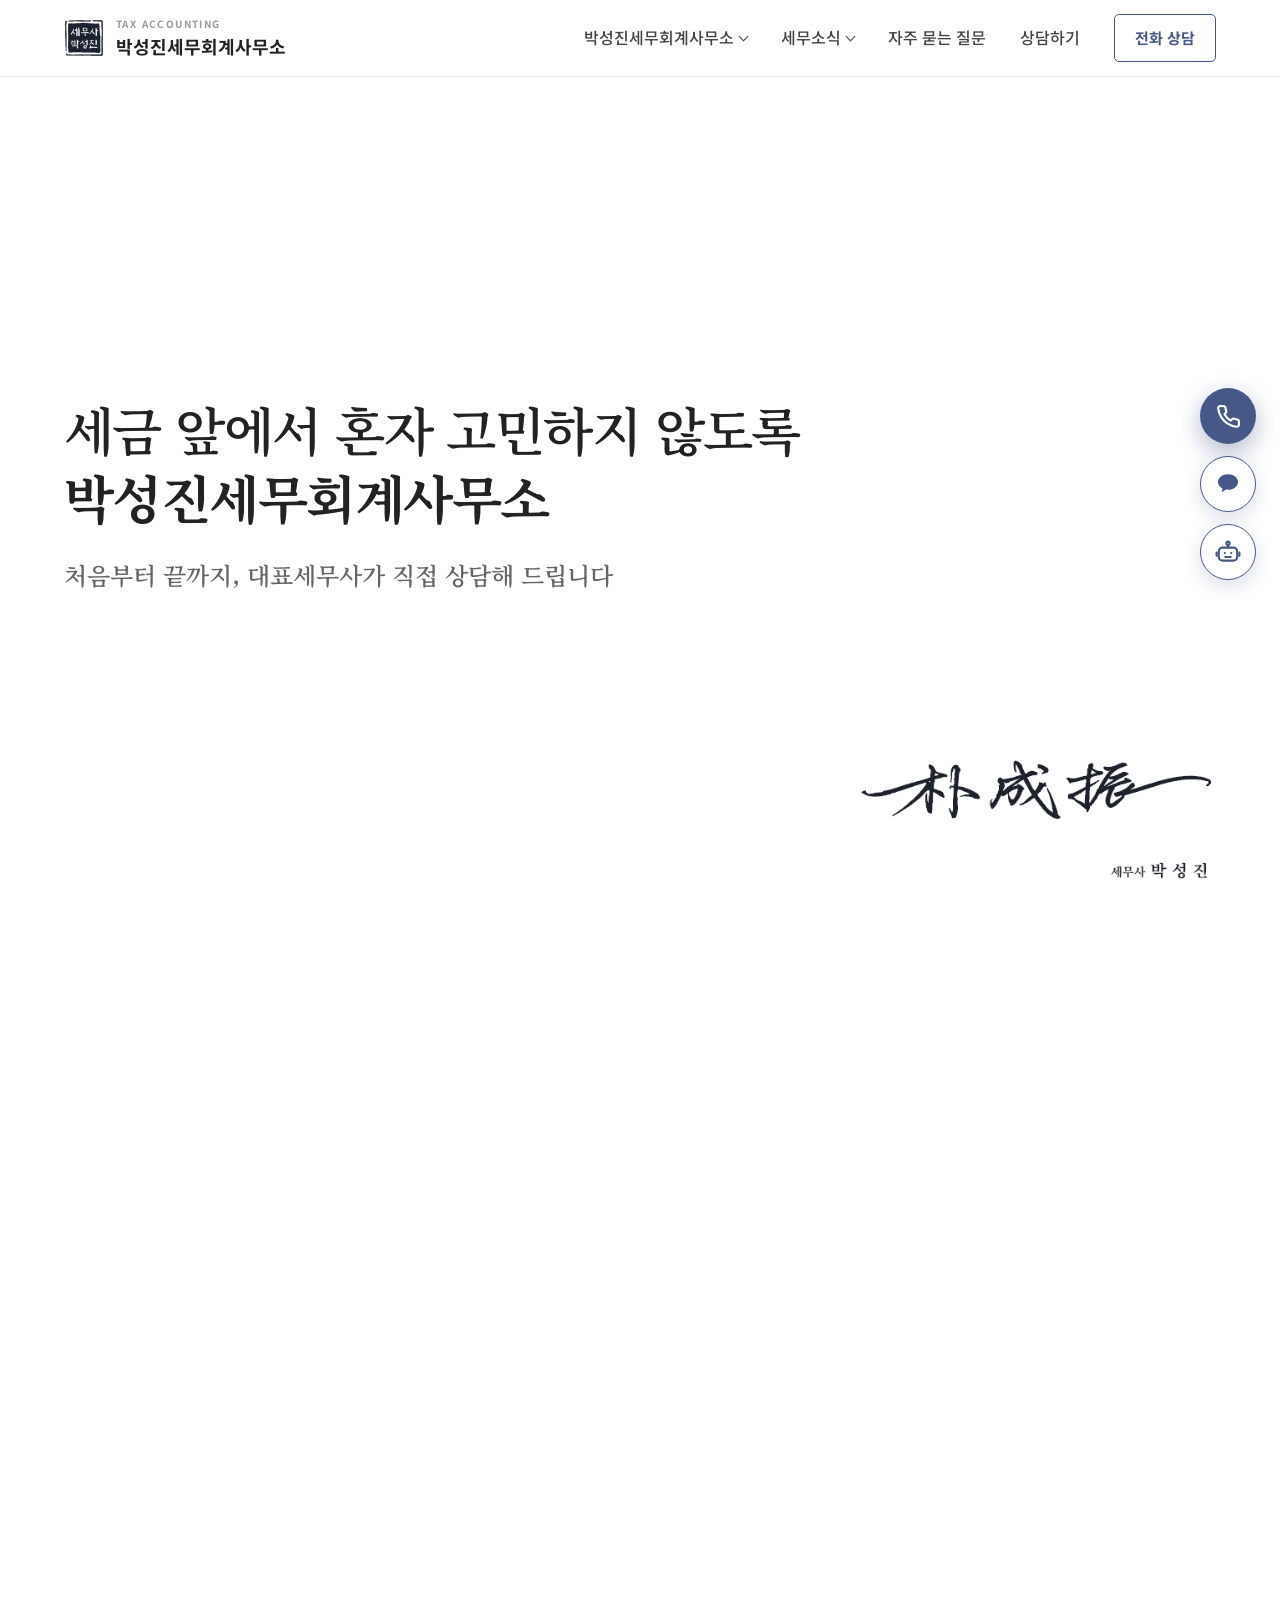
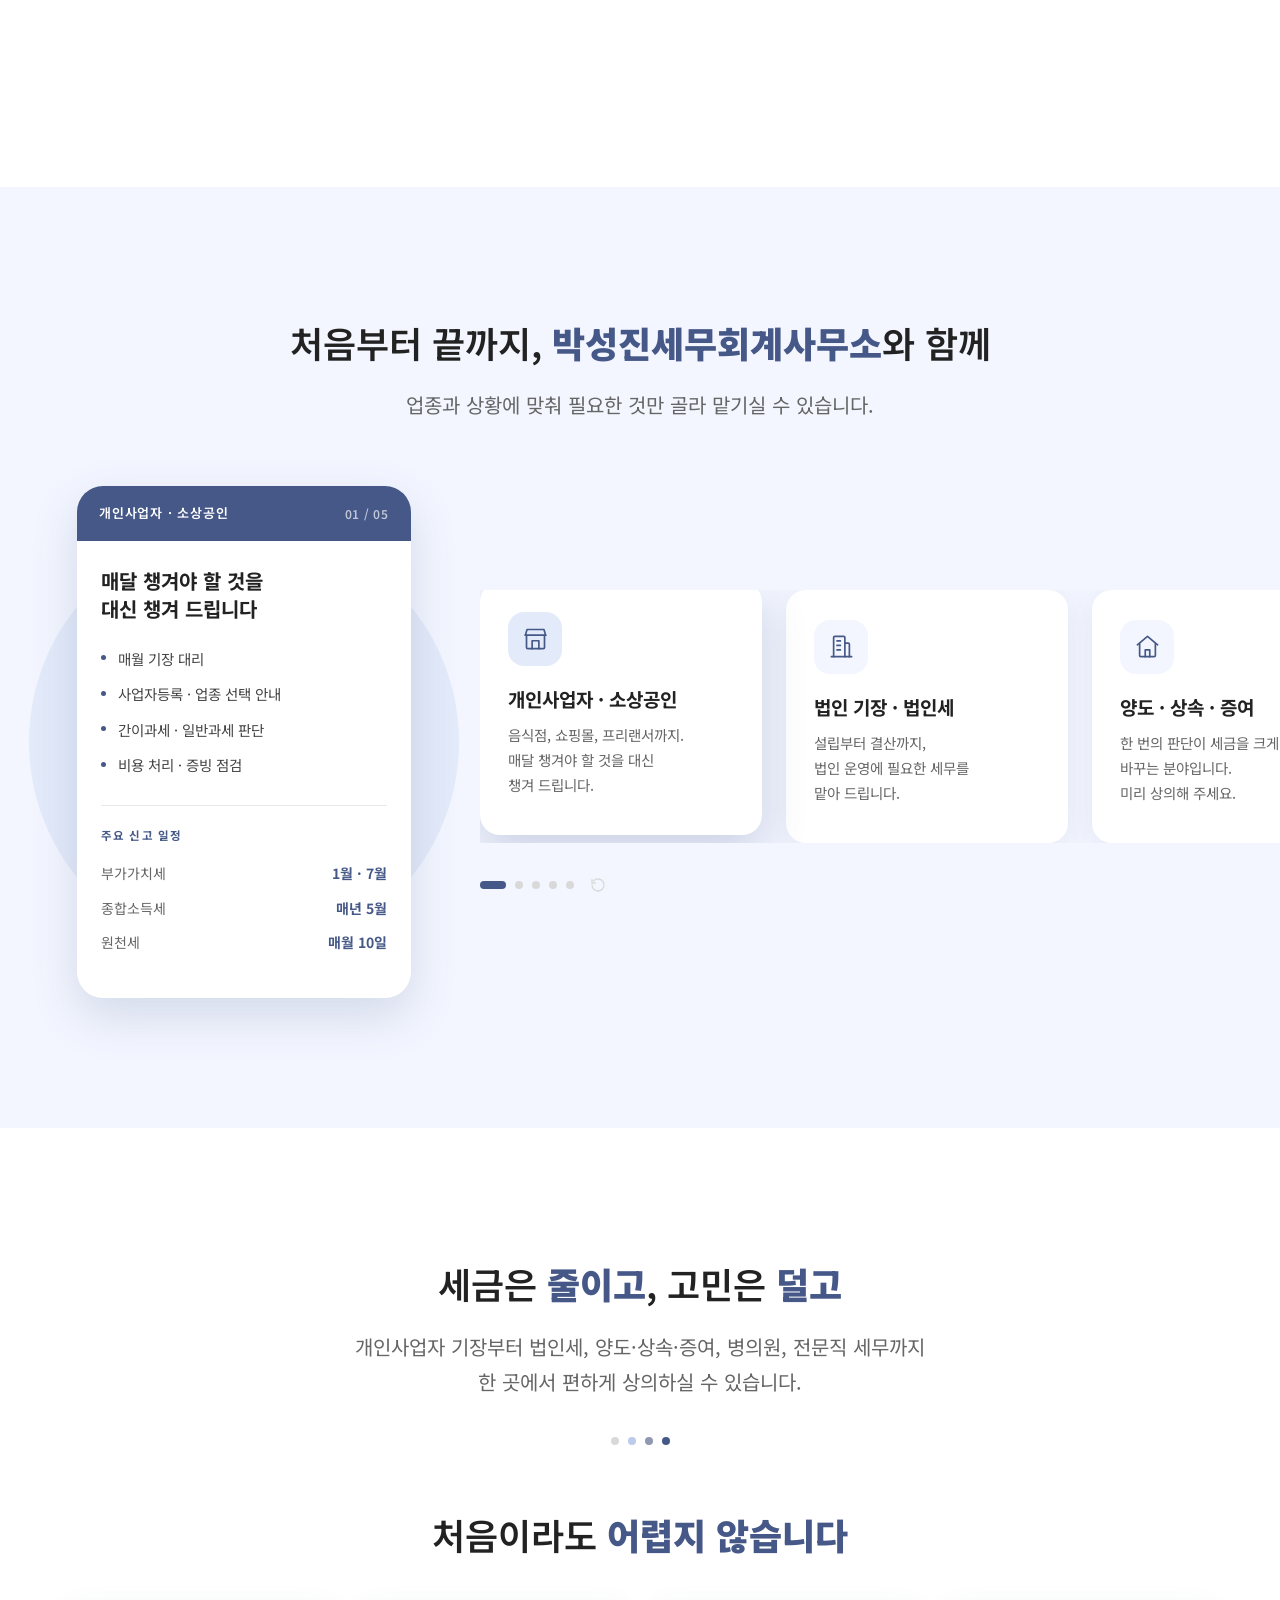
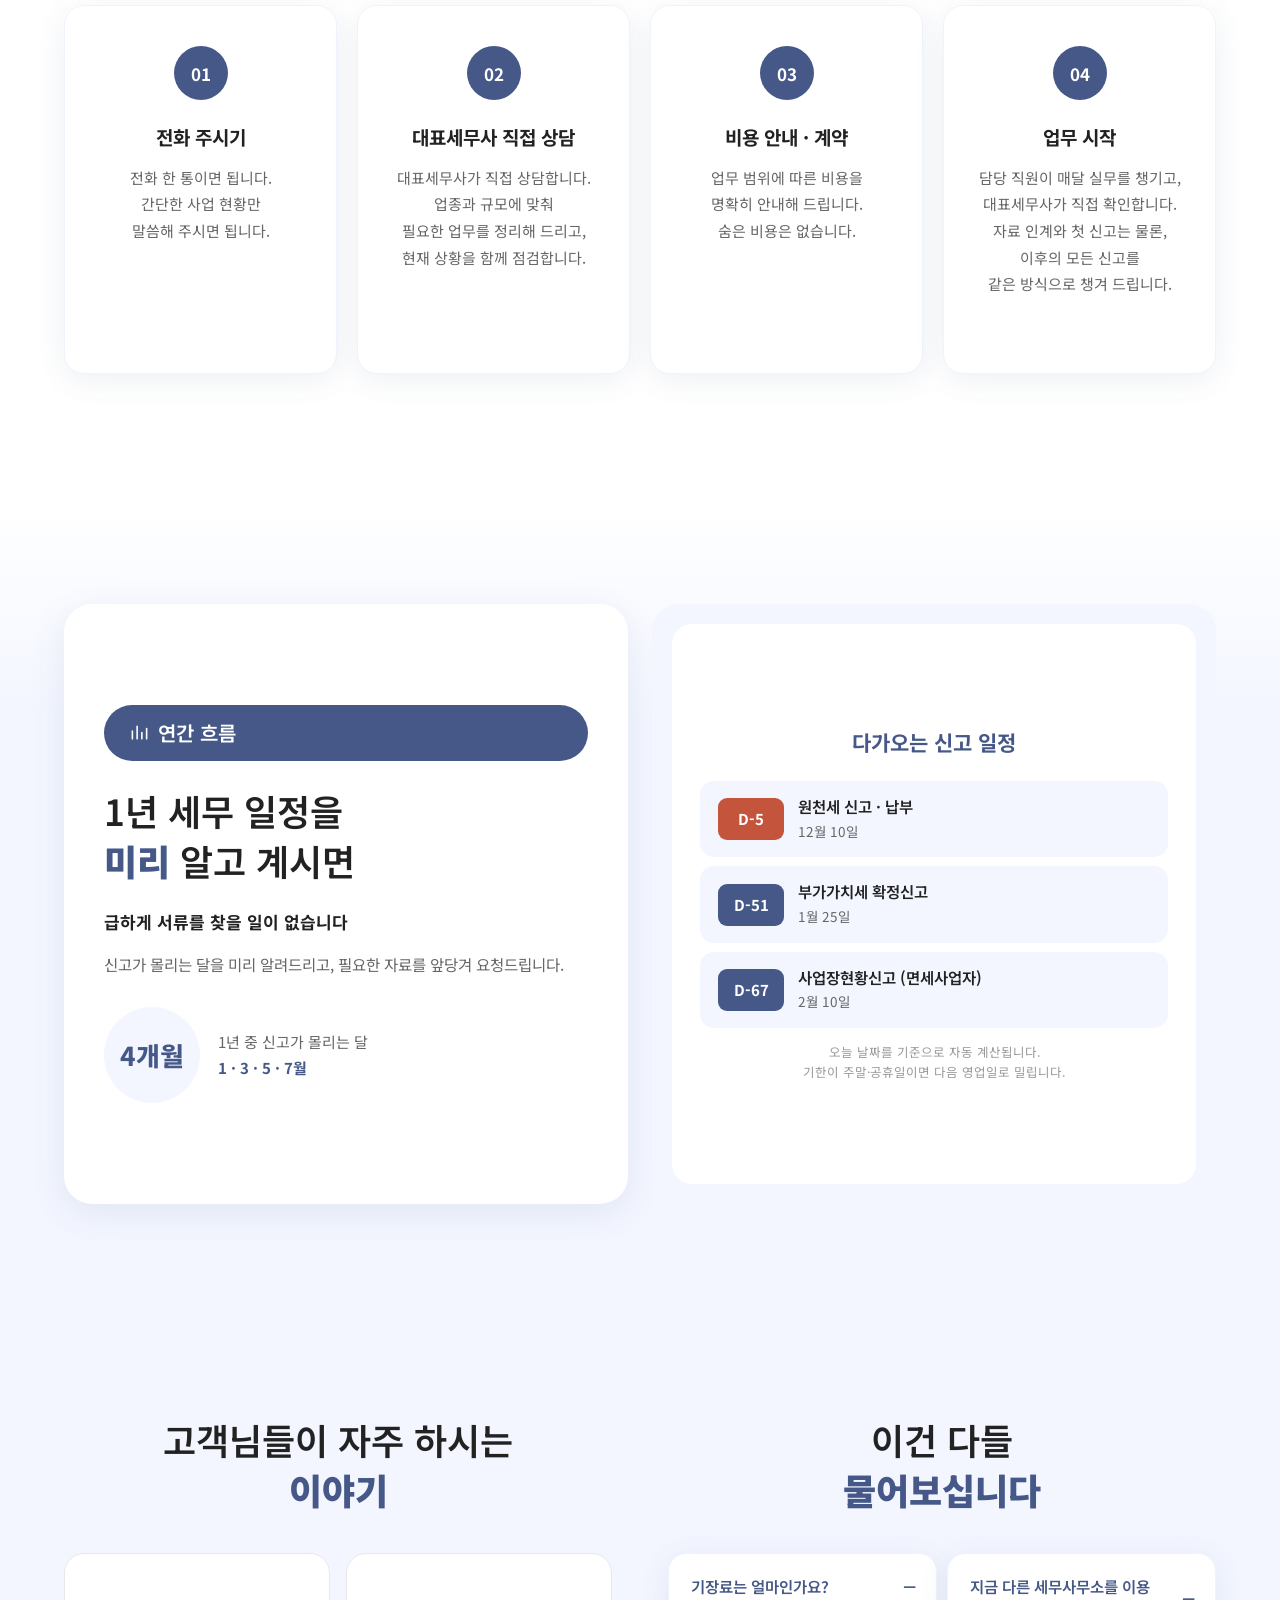
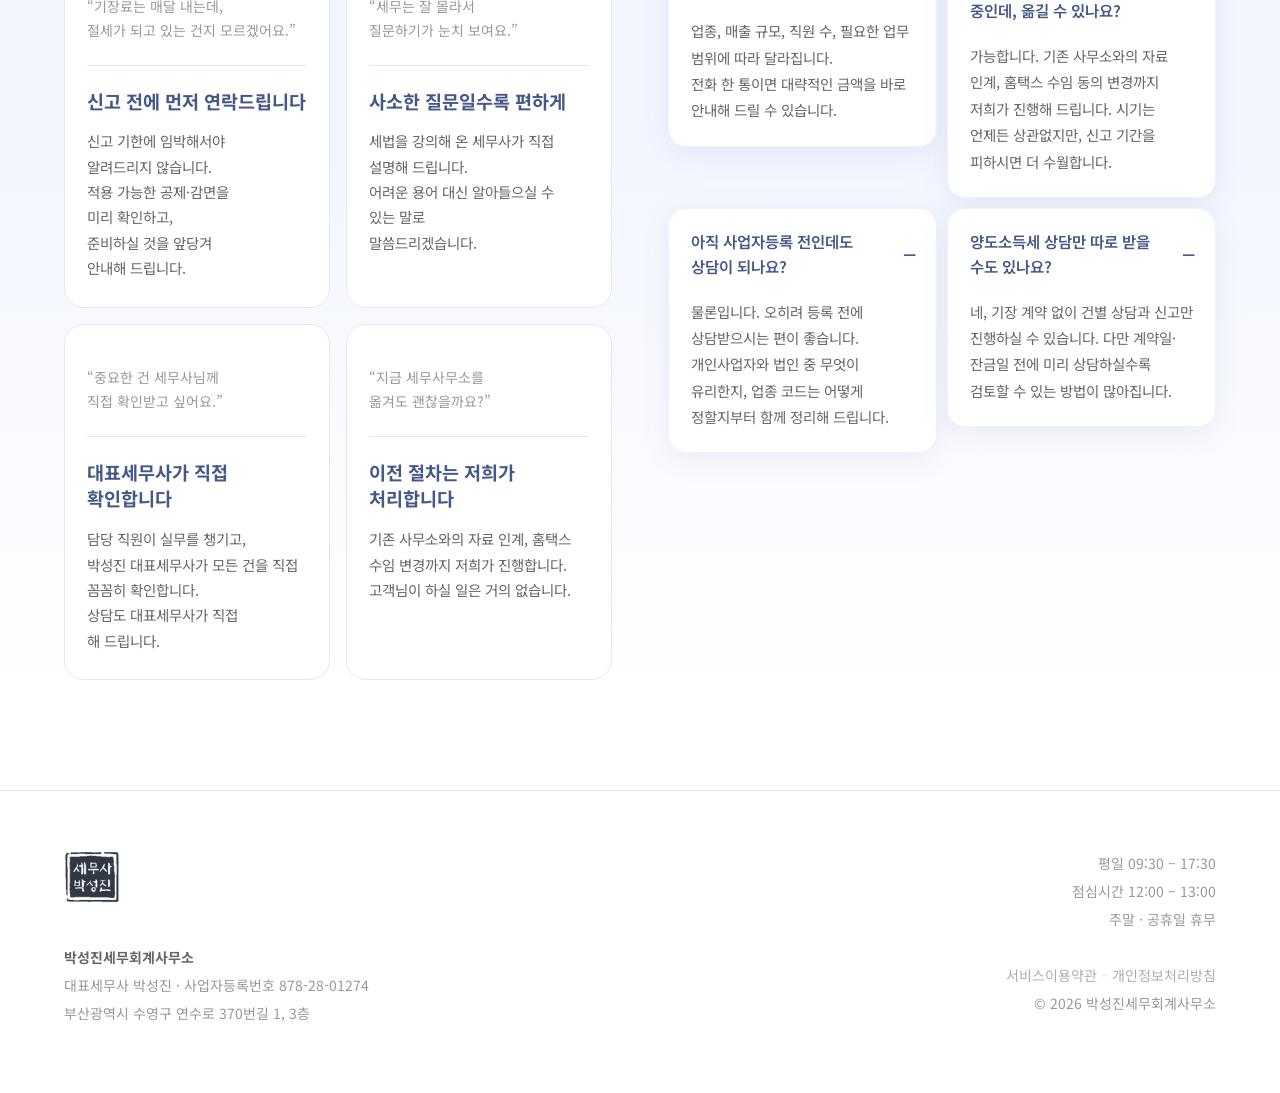
<file: index.html>
<!DOCTYPE html>
<html lang="ko">
<head>
<meta charset="UTF-8">
<meta name="viewport" content="width=device-width, initial-scale=1">

<title>박성진세무회계사무소 | 부산 수영구 세무사 · 기장 · 양도 · 상속증여</title>
<meta name="description" content="부산 수영구 박성진세무회계사무소. 개인사업자·법인 기장, 부가세·종합소득세·법인세 신고, 양도소득세, 상속·증여, 병의원, 전문직 세무를 대표세무사가 직접 상담해 드립니다.">

<!-- 브라우저 탭에 뜨는 아이콘 -->
<link rel="icon" type="image/png" href="office-logo.png">
<link rel="apple-touch-icon" href="office-logo.png">

<link rel="preconnect" href="https://fonts.googleapis.com">
<link rel="preconnect" href="https://fonts.gstatic.com" crossorigin>
<link href="https://fonts.googleapis.com/css2?family=Noto+Sans+KR:wght@400;500;600;700;900&family=Noto+Serif+KR:wght@400;500;600;700&display=swap" rel="stylesheet">

<link rel="stylesheet" href="style.css">
</head>
<body>

<!-- ================= 맨 위 바 ================= -->
<header class="header">
  <div class="container">
    <!-- 로고를 누르면 홈(첫 화면)으로 돌아옵니다 -->
    <a class="logo" href="./">
      <img src="office-logo.png" alt="" onerror="this.style.display='none'">
      <span><small>TAX ACCOUNTING</small><b>박성진세무회계사무소</b></span>
    </a>
    <nav class="gnb">
      <!-- 마우스를 올리면 아래로 펼쳐지는 메뉴 -->
      <div class="has-sub">
        <a href="about/" class="top">박성진세무회계사무소</a>
        <div class="sub">
          <a href="about/">사무소 소개</a>
          <a href="location/">사무소 위치</a>
        </div>
      </div>
      <div class="has-sub">
        <a href="column/" class="top">세무소식</a>
        <div class="sub">
          <a href="column/">세무소식</a>
          <a href="news/">세무뉴스</a>
        </div>
      </div>
      <a href="faq/">자주 묻는 질문</a>
      <a href="consult/">상담하기</a>
      <!-- 누르면 상담 번호로 전화가 걸립니다 (휴대폰 기준) -->
      <a class="tel" href="tel:050714318155">전화 상담</a>
      <button class="menu-btn" id="menuBtn" aria-label="메뉴 열기" aria-expanded="false">
        <span></span><span></span><span></span>
      </button>
    </nav>
  </div>

  <!-- 좁은 화면용 메뉴 : 제목을 누르면 아래가 펼쳐집니다 -->
  <nav class="m-menu" id="mMenu">
    <div class="m-group">
      <button class="m-top" type="button" aria-expanded="false">박성진세무회계사무소</button>
      <div class="m-sub">
        <a href="about/">사무소 소개</a>
        <a href="location/">사무소 위치</a>
      </div>
    </div>
    <div class="m-group">
      <button class="m-top" type="button" aria-expanded="false">세무소식</button>
      <div class="m-sub">
        <a href="column/">세무소식</a>
        <a href="news/">세무뉴스</a>
      </div>
    </div>
    <a href="faq/">자주 묻는 질문</a>
    <a href="consult/">상담하기</a>
  </nav>
</header>

<!-- ================= 첫 화면 ================= -->
<!-- ============ 첫 화면 + 대표세무사 소개 (하나의 무대) ============
     스크롤하면 글이 사라지고 서명만 남았다가,
     인물이 나타나 커지면서 문구가 떠오릅니다
================================================================ -->
<section class="stage" id="stage">
  <div class="stage-pin">

    <div class="stage-inner">
      <!-- 처음에 보이는 글 -->
      <div class="stage-hero" id="stageHero">
        <h1>
          세금 앞에서<span class="mbr"></span> 혼자 고민하지 않도록<br>
          <strong>박성진세무회계사무소</strong>
        </h1>
        <div class="stage-sub">
          <p class="sub">처음부터 끝까지,<span class="mbr"></span> 대표세무사가 직접 상담해 드립니다</p>
        </div>
      </div>

      <!-- 끝까지 남는 서명 -->
      <img class="stage-sign" id="stageSign" src="sign.png" alt="박성진 대표세무사 서명">

      <!-- 마지막에 떠오르는 문구 -->
      <div class="stage-words" id="stageWords">
        <span class="mark">“</span>
        <p>숫자를 정리해 드리는 것보다, 고객님이 다음에 <b>어떤 선택을</b><br>
           <b>하셔야 할지</b> 함께 고민하는 일이 저희가 할 일이라고 생각합니다.</p>
      </div>

      <!-- 문구가 다 나온 뒤에 나타나는 버튼 -->
    </div>
  </div>
</section>

<!-- ================= 문장 패널 ================= -->

<!-- ================= 업무 분야 ================= -->
<section id="service" class="svc-sec">
  <div class="pale-bg"></div>
  <div class="container">
    <div class="title_box rv">
      <h2>처음부터 끝까지, <span class="nv">박성진세무회계사무소</span>와 함께</h2>
      <p class="text">업종과 상황에 맞춰 필요한 것만 골라 맡기실 수 있습니다.</p>
    </div>

    <div class="svc-stage rv">
      <!-- 왼쪽 : 카드에 맞춰 부드럽게 바뀌는 화면 -->
      <div class="svc-panel">
        <div class="circle"></div>
        <div class="svc-frame" id="svcFrame">
        <div class="pan on" data-i="0">
          <div class="ph">개인사업자 · 소상공인 <em>01 / 05</em></div>
          <div class="pb">
            <div class="pt">매달 챙겨야 할 것을<br>대신 챙겨 드립니다</div>
            <ul>
              <li>매월 기장 대리</li>
              <li>사업자등록 · 업종 선택 안내</li>
              <li>간이과세 · 일반과세 판단</li>
              <li>비용 처리 · 증빙 점검</li>
            </ul>
            <div class="cal">
              <div class="lbl">주요 신고 일정</div>
              <div class="row"><span>부가가치세</span><b>1월 · 7월</b></div>
              <div class="row"><span>종합소득세</span><b>매년 5월</b></div>
              <div class="row"><span>원천세</span><b>매월 10일</b></div>
            </div>
          </div>
        </div>
        <div class="pan" data-i="1">
          <div class="ph">법인 기장 · 법인세 <em>02 / 05</em></div>
          <div class="pb">
            <div class="pt">법인 운영에 필요한 세무를<br>처음부터 끝까지</div>
            <ul>
              <li>법인세 신고 및 결산</li>
              <li>재무제표 · 손익계산서 작성</li>
              <li>급여 관리 · 4대보험 · 원천세</li>
              <li>법인 설립 및 개인사업자 법인전환</li>
            </ul>
            <div class="cal">
              <div class="lbl">주요 신고 일정</div>
              <div class="row"><span>법인세</span><b>3월 (12월 결산)</b></div>
              <div class="row"><span>부가가치세</span><b>분기별 4회</b></div>
              <div class="row"><span>원천세</span><b>매월 10일</b></div>
            </div>
          </div>
        </div>
        <div class="pan" data-i="2">
          <div class="ph">양도 · 상속 · 증여 <em>03 / 05</em></div>
          <div class="pb">
            <div class="pt">한 번의 선택이<br>세금을 크게 바꿉니다</div>
            <ul>
              <li>부동산 양도소득세 검토 및 신고</li>
              <li>1세대 1주택 비과세 요건 확인</li>
              <li>상속세 신고 및 사전 준비</li>
              <li>증여 시기 · 방법 설계</li>
              <li>가업승계 검토</li>
            </ul>
            <div class="cal">
              <div class="lbl">신고 기한</div>
              <div class="row"><span>양도소득세</span><b>말일부터 2개월</b></div>
              <div class="row"><span>증여세</span><b>말일부터 3개월</b></div>
              <div class="row"><span>상속세</span><b>말일부터 6개월</b></div>
            </div>
          </div>
        </div>
        <div class="pan" data-i="3">
          <div class="ph">병의원 · 전문직 특화 <em>04 / 05</em></div>
          <div class="pb">
            <div class="pt">업종을 아는 곳에서<br>관리받으셔야 합니다</div>
            <ul>
              <li>병 · 의원 개원 세무 컨설팅</li>
              <li>전문직 사업소득 관리</li>
              <li>인건비 · 비용 처리 점검</li>
              <li>세무조사 사전 진단 및 대응</li>
              <li>경정청구를 통한 세금 환급</li>
            </ul>
            <div class="cal">
              <div class="lbl">주요 신고 일정</div>
              <div class="row"><span>종합소득세</span><b>5월 (성실신고 6월)</b></div>
              <div class="row"><span>원천세</span><b>매월 10일</b></div>
              <div class="row"><span>경정청구</span><b>5년 이내</b></div>
            </div>
          </div>
        </div>
        <div class="pan" data-i="4">
          <div class="ph">신고대리 <em>05 / 05</em></div>
          <div class="pb">
            <div class="pt">신고 기간에만<br>간편하고 깔끔하게</div>
            <ul>
              <li>종합소득세 신고 (프리랜서 · 개인사업자)</li>
              <li>부가가치세 신고 (일반 · 간이과세자)</li>
              <li>단순경비율 · 기준경비율 추계신고 검토</li>
              <li>사업장현황신고 (면세사업자)</li>
              <li>기장 계약 없이 건별로 진행</li>
            </ul>
            <div class="cal">
              <div class="lbl">주요 신고 일정</div>
              <div class="row"><span>종합소득세</span><b>5월 (성실신고 6월)</b></div>
              <div class="row"><span>부가가치세</span><b>1월 · 7월</b></div>
              <div class="row"><span>사업장현황신고</span><b>매년 2월 10일</b></div>
            </div>
          </div>
        </div>
        </div>
      </div>

      <!-- 오른쪽 : 끊김 없이 옆으로 흘러가는 카드 -->
      <div>
        <div class="svc-viewport">
          <ul class="svc-track" id="svcTrack">
            <li class="svc-card act" data-i="0">
              <div class="ic"><svg viewBox="0 0 24 24"><path d="M3 9l1.5-5h15L21 9"/><path d="M4 9v11a1 1 0 0 0 1 1h14a1 1 0 0 0 1-1V9"/><path d="M3 9h18"/><path d="M9 21v-7h6v7"/></svg></div>
              <h3>개인사업자 · 소상공인</h3>
              <p>음식점, 쇼핑몰, 프리랜서까지.<br>매달 챙겨야 할 것을 대신 챙겨 드립니다.</p>
            </li>
            <li class="svc-card" data-i="1">
              <div class="ic"><svg viewBox="0 0 24 24"><path d="M3 21h18"/><path d="M5 21V4a1 1 0 0 1 1-1h8a1 1 0 0 1 1 1v17"/><path d="M15 9h3a1 1 0 0 1 1 1v11"/><path d="M8 7h3M8 11h3M8 15h3"/></svg></div>
              <h3>법인 기장 · 법인세</h3>
              <p>설립부터 결산까지,<br>법인 운영에 필요한 세무를 맡아 드립니다.</p>
            </li>
            <li class="svc-card" data-i="2">
              <div class="ic"><svg viewBox="0 0 24 24"><path d="M3 10.5 12 3l9 7.5"/><path d="M5 9.5V20a1 1 0 0 0 1 1h12a1 1 0 0 0 1-1V9.5"/><path d="M10 21v-6h4v6"/></svg></div>
              <h3>양도 · 상속 · 증여</h3>
              <p>한 번의 판단이 세금을 크게 바꾸는 분야입니다.<br>미리 상의해 주세요.</p>
            </li>
            <li class="svc-card" data-i="3">
              <div class="ic"><svg viewBox="0 0 24 24"><path d="M6 3v6a5 5 0 0 0 10 0V3"/><path d="M4 3h3M15 3h3"/><path d="M11 14v2a5 5 0 0 0 10 0v-1"/><circle cx="21" cy="12" r="2"/></svg></div>
              <h3>병의원 · 전문직 특화</h3>
              <p>업종 특성을 아는 곳에서<br>관리받으실 수 있습니다.</p>
            </li>
            <li class="svc-card" data-i="4">
              <div class="ic"><svg viewBox="0 0 24 24"><path d="M9 4H7a2 2 0 0 0-2 2v13a2 2 0 0 0 2 2h10a2 2 0 0 0 2-2V6a2 2 0 0 0-2-2h-2"/><rect x="9" y="2" width="6" height="4" rx="1"/><path d="M9 13.5l2 2 4-4"/></svg></div>
              <h3>신고대리</h3>
              <p>기장 계약 없이,<br>신고 기간에 간편하고 깔끔하게<br>신고만 맡기실 수 있습니다.</p>
            </li>
            <li class="svc-card" data-i="0">
              <div class="ic"><svg viewBox="0 0 24 24"><path d="M3 9l1.5-5h15L21 9"/><path d="M4 9v11a1 1 0 0 0 1 1h14a1 1 0 0 0 1-1V9"/><path d="M3 9h18"/><path d="M9 21v-7h6v7"/></svg></div>
              <h3>개인사업자 · 소상공인</h3>
              <p>음식점, 쇼핑몰, 프리랜서까지.<br>매달 챙겨야 할 것을 대신 챙겨 드립니다.</p>
            </li>
            <li class="svc-card" data-i="1">
              <div class="ic"><svg viewBox="0 0 24 24"><path d="M3 21h18"/><path d="M5 21V4a1 1 0 0 1 1-1h8a1 1 0 0 1 1 1v17"/><path d="M15 9h3a1 1 0 0 1 1 1v11"/><path d="M8 7h3M8 11h3M8 15h3"/></svg></div>
              <h3>법인 기장 · 법인세</h3>
              <p>설립부터 결산까지,<br>법인 운영에 필요한 세무를 맡아 드립니다.</p>
            </li>
            <li class="svc-card" data-i="2">
              <div class="ic"><svg viewBox="0 0 24 24"><path d="M3 10.5 12 3l9 7.5"/><path d="M5 9.5V20a1 1 0 0 0 1 1h12a1 1 0 0 0 1-1V9.5"/><path d="M10 21v-6h4v6"/></svg></div>
              <h3>양도 · 상속 · 증여</h3>
              <p>한 번의 판단이 세금을 크게 바꾸는 분야입니다.<br>미리 상의해 주세요.</p>
            </li>
            <li class="svc-card" data-i="3">
              <div class="ic"><svg viewBox="0 0 24 24"><path d="M6 3v6a5 5 0 0 0 10 0V3"/><path d="M4 3h3M15 3h3"/><path d="M11 14v2a5 5 0 0 0 10 0v-1"/><circle cx="21" cy="12" r="2"/></svg></div>
              <h3>병의원 · 전문직 특화</h3>
              <p>업종 특성을 아는 곳에서<br>관리받으실 수 있습니다.</p>
            </li>
            <li class="svc-card" data-i="4">
              <div class="ic"><svg viewBox="0 0 24 24"><path d="M9 4H7a2 2 0 0 0-2 2v13a2 2 0 0 0 2 2h10a2 2 0 0 0 2-2V6a2 2 0 0 0-2-2h-2"/><rect x="9" y="2" width="6" height="4" rx="1"/><path d="M9 13.5l2 2 4-4"/></svg></div>
              <h3>신고대리</h3>
              <p>기장 계약 없이,<br>신고 기간에 간편하고 깔끔하게<br>신고만 맡기실 수 있습니다.</p>
            </li>
          </ul>
        </div>
        <div class="svc-nav">
          <div class="svc-dots" id="svcDots"><i class="act"></i><i></i><i></i><i></i><i></i></div>
          <button type="button" class="svc-reset" id="svcReset" title="처음으로" aria-label="처음으로">
            <svg viewBox="0 0 24 24"><path d="M3 12a9 9 0 1 0 2.6-6.4"/><path d="M3 4v5h5"/></svg>
          </button>
        </div>
      </div>
    </div>
  </div>
</section>

<!-- ================= 이런 점이 다릅니다 ================= -->
<!-- ※ 아래 네 가지는 '고객에게 드리는 약속'입니다.
     실제 운영 방식과 다른 문장이 있으면 꼭 고쳐서 쓰세요. -->
<section id="why" class="why">
  <div class="bg-text">TAX ACCOUNTING PARK SUNGJIN</div>
  <div class="container">
    <div class="title_box rv">
      <h2>세금은 <span class="nv">줄이고</span>, 고민은 <span class="nv">덜고</span></h2>
      <p class="text">
        개인사업자 기장부터 법인세, 양도·상속·증여, 병의원, 전문직 세무까지<br>
        한 곳에서 편하게 상의하실 수 있습니다.
      </p>
      <div class="dots">
        <i style="background:#D9D9D9"></i>
        <i style="background:#BCCAEC"></i>
        <i style="background:#9099B0"></i>
        <i style="background:#455887"></i>
      </div>
    </div>

    <!-- 상담 절차 : 이런 점이 다릅니다에 이어서 -->
    <div class="step-wrap" id="step">
      <div class="title_box rv">
        <h2>처음이라도 <span class="nv">어렵지 않습니다</span></h2>
      </div>

      <div class="steps rv">
        <div class="step">
          <div class="n">01</div>
          <h3>전화 주시기</h3>
          <p>전화 한 통이면 됩니다.<br>간단한 사업 현황만<br>말씀해 주시면 됩니다.</p>
        </div>
        <div class="step">
          <div class="n">02</div>
          <h3>대표세무사 직접 상담</h3>
          <p>대표세무사가 직접 상담합니다.<br>업종과 규모에 맞춰<br>필요한 업무를 정리해 드리고,<br>현재 상황을 함께 점검합니다.</p>
        </div>
        <div class="step">
          <div class="n">03</div>
          <h3>비용 안내 · 계약</h3>
          <p>업무 범위에 따른 비용을<br>명확히 안내해 드립니다.<br>숨은 비용은 없습니다.</p>
        </div>
        <div class="step">
          <div class="n">04</div>
          <h3>업무 시작</h3>
          <p>담당 직원이 매달 실무를 챙기고,<br>대표세무사가 직접 확인합니다.<br>자료 인계와 첫 신고는 물론,<br>이후의 모든 신고를<br>같은 방식으로 챙겨 드립니다.</p>
        </div>
      </div>
    </div>
  </div>
</section>

<!-- ================= 세무 일정 ================= -->
<section id="schedule">
  <div class="container">
    <div class="sched-grid rv">

      <!-- 왼쪽 : 스크롤해도 따라오는 카드 -->
      <div class="sched-left">
        <div class="sched-slides" id="schedSlides">

          <!-- 1 : 다가오는 신고 일정 -->
          <div class="sched-slide">
            <div class="bubble">
              <svg viewBox="0 0 24 24"><rect x="3" y="5" width="18" height="16" rx="3"/><path d="M8 3v4M16 3v4M3 10h18"/></svg>
              세무 일정
            </div>
            <h2>지금,<br><span class="nv">세무사</span>가 필요할 때</h2>
            <p class="hook">신고 기한은 다가오는데<br>무엇부터 해야 할지 모르겠다면</p>
            <div class="gauge">
              <svg viewBox="0 0 220 128">
              <path d="M22,110 A88,88 0 0 1 33.8,66" stroke="#E3EAFA" stroke-width="18" fill="none" stroke-linecap="round"/>
              <path d="M40.2,56.4 A88,88 0 0 1 76.3,28.7" stroke="#BCCAEC" stroke-width="18" fill="none" stroke-linecap="round"/>
              <path d="M87.2,25 A88,88 0 0 1 132.8,25" stroke="#9099B0" stroke-width="18" fill="none" stroke-linecap="round"/>
              <path d="M143.7,28.7 A88,88 0 0 1 179.8,56.4" stroke="#6E7EA8" stroke-width="18" fill="none" stroke-linecap="round"/>
              <path d="M186.2,66 A88,88 0 0 1 198,110" stroke="#455887" stroke-width="18" fill="none" stroke-linecap="round"/>
              </svg>
              <div class="mid">
                <span class="chip">다음 신고까지</span>
                <div class="big" id="gaugeDday">D-–</div>
                <div class="cap" id="gaugeName">불러오는 중</div>
              </div>
            </div>
          </div>

          <!-- 2 : 연간 세무 일정 -->
          <div class="sched-slide">
            <div class="bubble">
              <svg viewBox="0 0 24 24"><path d="M3 20V10M9 20V4M15 20v-8M21 20V7"/></svg>
              연간 흐름
            </div>
            <h2>1년 세무 일정을<br><span class="nv">미리</span> 알고 계시면</h2>
            <p class="hook">급하게 서류를 찾을 일이 없습니다</p>
            <p class="desc">
              신고가 몰리는 달을 미리 알려드리고, 필요한 자료를 앞당겨 요청드립니다.
            </p>
            <div class="mini-stat">
              <b>4개월</b>
              <span>1년 중 신고가 몰리는 달<br><em>1 · 3 · 5 · 7월</em></span>
            </div>
          </div>

          <!-- 3 : 업무 범위 -->
          <div class="sched-slide">
            <div class="bubble">
              <svg viewBox="0 0 24 24"><path d="M9 11l3 3L22 4"/><path d="M21 12v7a2 2 0 0 1-2 2H5a2 2 0 0 1-2-2V5a2 2 0 0 1 2-2h11"/></svg>
              업무 범위
            </div>
            <h2>무엇을 맡길지<br><span class="nv">고민</span>되신다면</h2>
            <p class="hook">필요한 것만 골라 맡기셔도 됩니다</p>
            <p class="desc">
              간단한 세금 신고 상담도 가능합니다.<br>
              어떤 것이 맞을지부터 대표세무사가 직접 정리해 드릴게요.
            </p>
          </div>

        </div>
      </div>

      <!-- 오른쪽 : 쌓이는 카드 -->
      <div class="sched-right">
        <div class="sched-cards" id="schedCards">

        <div class="sched-card" data-i="0">
          <h3>다가오는 신고 일정</h3>
          <div id="ddayList"></div>
          <p class="sched-note">
            오늘 날짜를 기준으로 자동 계산됩니다.<br>
            기한이 주말·공휴일이면 다음 영업일로 밀립니다.
          </p>
        </div>

        <div class="sched-card" data-i="1">
          <h3>연간 세무 일정</h3>
          <div class="year-bars">
            <div class="col on"><div class="bar" style="height:100%"></div><div class="mo">1</div></div>
            <div class="col on"><div class="bar" style="height:62%"></div><div class="mo">2</div></div>
            <div class="col on"><div class="bar" style="height:100%"></div><div class="mo">3</div></div>
            <div class="col on"><div class="bar" style="height:62%"></div><div class="mo">4</div></div>
            <div class="col on"><div class="bar" style="height:100%"></div><div class="mo">5</div></div>
            <div class="col on"><div class="bar" style="height:78%"></div><div class="mo">6</div></div>
            <div class="col on"><div class="bar" style="height:100%"></div><div class="mo">7</div></div>
            <div class="col"><div class="bar" style="height:34%"></div><div class="mo">8</div></div>
            <div class="col"><div class="bar" style="height:34%"></div><div class="mo">9</div></div>
            <div class="col on"><div class="bar" style="height:62%"></div><div class="mo">10</div></div>
            <div class="col"><div class="bar" style="height:34%"></div><div class="mo">11</div></div>
            <div class="col"><div class="bar" style="height:34%"></div><div class="mo">12</div></div>
          </div>
          <div class="year-legend">
            <span><b>1 · 7월</b> 부가가치세</span>
            <span><b>2월</b> 사업장현황신고</span>
            <span><b>3월</b> 법인세</span>
            <span><b>5월</b> 종합소득세</span>
            <span><b>매월 10일</b> 원천세</span>
          </div>
        </div>

        <div class="sched-card" data-i="2">
          <h3>이런 것부터 도와드립니다</h3>
          <div class="help-chips">
            <span><i></i>개인사업자 기장</span>
            <span><i></i>법인 기장 · 법인세</span>
            <span><i></i>양도 · 상속 · 증여</span>
            <span><i></i>병의원 · 전문직</span>
            <span><i></i>신고대리</span>
            <span><i></i>세무조사 대응</span>
            <span><i></i>경정청구</span>
          </div>
        </div>

        </div>
      </div>
    </div>
  </div>
</section>

<!-- ================= 고객 이야기 · 자주 묻는 질문 ================= -->
<section class="voice-sec">
  <div class="container">
    <!-- 화면을 반으로 나눠 : 왼쪽 이런 점이 다릅니다 / 오른쪽 자주 묻는 질문 -->
    <div class="why-faq">
      <div class="why-col">
        <div class="title_box rv">
          <h2>고객님들이 자주 하시는<br><span class="nv">이야기</span></h2>
        </div>

        <div class="why-grid rv">
          <details class="why-card" open>
            <summary>
              <p class="q">“기장료는 매달 내는데,<br>절세가 되고 있는 건지 모르겠어요.”</p>
            </summary>
            <h3>신고 전에 먼저 연락드립니다</h3>
            <p>신고 기한에 임박해서야 알려드리지 않습니다.<br>적용 가능한 공제·감면을 미리 확인하고,<br>준비하실 것을 앞당겨 안내해 드립니다.</p>
          </details>
          <details class="why-card" open>
            <summary>
              <p class="q">“세무는 잘 몰라서<br>질문하기가 눈치 보여요.”</p>
            </summary>
            <h3>사소한 질문일수록 편하게</h3>
            <p>세법을 강의해 온 세무사가 직접 설명해 드립니다.<br>어려운 용어 대신 알아들으실 수 있는 말로<br>말씀드리겠습니다.</p>
          </details>
          <details class="why-card" open>
            <summary>
              <p class="q">“중요한 건 세무사님께<br>직접 확인받고 싶어요.”</p>
            </summary>
            <h3>대표세무사가 직접 확인합니다</h3>
            <p>담당 직원이 실무를 챙기고,<br>박성진 대표세무사가 모든 건을 직접 꼼꼼히 확인합니다.<br>상담도 대표세무사가 직접 해 드립니다.</p>
          </details>
          <details class="why-card" open>
            <summary>
              <p class="q">“지금 세무사무소를<br>옮겨도 괜찮을까요?”</p>
            </summary>
            <h3>이전 절차는 저희가 처리합니다</h3>
            <p>기존 사무소와의 자료 인계, 홈택스 수임 변경까지 저희가 진행합니다.<br>고객님이 하실 일은 거의 없습니다.</p>
          </details>
        </div>
      </div>

      <div class="faq-col" id="faq">
        <div class="title_box rv">
          <h2>이건 다들<br><span class="nv">물어보십니다</span></h2>
        </div>

        <div class="faq rv">
          <details open>
            <summary>기장료는 얼마인가요?</summary>
            <div class="a">업종, 매출 규모, 직원 수, 필요한 업무 범위에 따라 달라집니다.<br>전화 한 통이면 대략적인 금액을 바로 안내해 드릴 수 있습니다.</div>
          </details>
          <details open>
            <summary>지금 다른 세무사무소를 이용 중인데, 옮길 수 있나요?</summary>
            <div class="a">가능합니다. 기존 사무소와의 자료 인계, 홈택스 수임 동의 변경까지 저희가 진행해 드립니다. 시기는 언제든 상관없지만, 신고 기간을 피하시면 더 수월합니다.</div>
          </details>
          <details open>
            <summary>아직 사업자등록 전인데도 상담이 되나요?</summary>
            <div class="a">물론입니다. 오히려 등록 전에 상담받으시는 편이 좋습니다. 개인사업자와 법인 중 무엇이 유리한지, 업종 코드는 어떻게 정할지부터 함께 정리해 드립니다.</div>
          </details>
          <details open>
            <summary>양도소득세 상담만 따로 받을 수도 있나요?</summary>
            <div class="a">네, 기장 계약 없이 건별 상담과 신고만 진행하실 수 있습니다. 다만 계약일·잔금일 전에 미리 상담하실수록 검토할 수 있는 방법이 많아집니다.</div>
          </details>
        </div>
      </div>
    </div>
  </div>
</section>

<!-- ================= 고객 후기 =================
     ※ 실제로 받으신 후기가 모이면 이 자리에 넣어주세요.
       받지 않은 후기를 올리면 허위광고가 됩니다.
================================================= -->

<!-- ================= 발바닥 ================= -->
<footer>
  <div class="container">
    <p>
      <img class="flogo" src="office-logo.png" alt="박성진세무회계사무소 로고"><br>
      <b>박성진세무회계사무소</b><br>
      대표세무사 박성진 · 사업자등록번호 878-28-01274<br>
      부산광역시 수영구 연수로 370번길 1, 3층
    </p>
    <p style="text-align:right;">
      평일 09:30 – 17:30<br>
      점심시간 12:00 – 13:00<br>
      주말 · 공휴일 휴무<br><br>
      <span class="fpolicy"><a href="terms/">서비스이용약관</a><a href="privacy/">개인정보처리방침</a></span><br>
      © 2026 박성진세무회계사무소
    </p>
  </div>
</footer>

<!-- ============ 화면 오른쪽 아래에 떠 있는 버튼 ============ -->
<div class="fab">
  <!-- 맨 위로 : 조금 내려가면 나타납니다 -->
  <a class="top-fab" id="topFab" href="#" aria-label="맨 위로" title="맨 위로">
    <svg viewBox="0 0 24 24"><path d="M18 14.5l-6-6-6 6"/></svg>
  </a>

  <!-- 누르면 상담 번호로 전화가 걸립니다 (휴대폰 기준) -->
  <a class="call-fab" href="tel:050714318155" aria-label="상담 전화 연결" title="상담 전화 연결">
    <svg viewBox="0 0 24 24"><path d="M22 16.9v3a2 2 0 0 1-2.2 2 19.8 19.8 0 0 1-8.6-3.1 19.5 19.5 0 0 1-6-6A19.8 19.8 0 0 1 2.1 4.2 2 2 0 0 1 4.1 2h3a2 2 0 0 1 2 1.7c.1 1 .3 1.9.7 2.8a2 2 0 0 1-.5 2.1L8.1 9.9a16 16 0 0 0 6 6l1.3-1.3a2 2 0 0 1 2.1-.5c.9.4 1.8.6 2.8.7a2 2 0 0 1 1.7 2z"/></svg>
  </a>

  <!-- 카카오톡 채널 : 컴퓨터는 채널 홈, 휴대폰은 바로 대화창 (common.js 에서 바꿔 줍니다) -->
  <a class="kakao-fab" href="http://pf.kakao.com/_nxnSjn" target="_blank" rel="noopener"
     data-pc="http://pf.kakao.com/_nxnSjn" data-mo="http://pf.kakao.com/_nxnSjn/chat"
     aria-label="카카오톡 채널 상담" title="카카오톡 채널 상담">
    <svg viewBox="0 0 24 24"><path d="M12 3C6.9 3 2.75 6.24 2.75 10.23c0 2.55 1.7 4.79 4.26 6.06-.19.69-.68 2.47-.78 2.85-.12.48.18.47.37.34.15-.1 2.4-1.63 3.37-2.29.66.1 1.34.15 2.03.15 5.1 0 9.25-3.24 9.25-7.23S17.1 3 12 3z"/></svg>
  </a>

  <!-- ★★ 간단 문의 챗봇 ★★
       아래 href="#" 의 # 자리에 챗봇 주소를 넣어주세요.
       주소를 넣기 전까지는 눌러도 아무 일이 일어나지 않습니다. -->
  <a class="bot-fab" href="#" target="_blank" rel="noopener"
     aria-label="간단 문의 챗봇" title="간단 문의 챗봇">
    <svg viewBox="0 0 24 24">
      <rect x="3.5" y="8" width="17" height="12" rx="3.5"/>
      <path d="M12 8V5.4"/><circle cx="12" cy="3.9" r="1.5"/>
      <path d="M9 13h.01M15 13h.01"/><path d="M9.5 16.6h5"/>
      <path d="M1.5 12.5v3M22.5 12.5v3"/>
    </svg>
  </a>
</div>

<script>
/* 후기 카드와 첫 화면 질문 : 휴대폰에서는 접은 채로 시작합니다.
   컴퓨터에서는 늘 펼쳐 둡니다 (웹은 펼침, 앱은 닫힘). */
(function(){
  var 카드 = document.querySelectorAll('details.why-card, #faq details');
  if(!카드.length) return;
  var 처음 = true;
  var 좁은화면 = window.matchMedia('(max-width:900px)');
  function 맞추기(){
    var 좁음 = 좁은화면.matches;
    for(var k = 0; k < 카드.length; k++){
      if(!좁음) 카드[k].open = true;          /* 컴퓨터 : 늘 펼침 */
      else if(처음) 카드[k].open = false;     /* 휴대폰 : 처음에만 접기 */
    }
    처음 = false;
  }
  맞추기();
  if(좁은화면.addEventListener) 좁은화면.addEventListener('change', 맞추기);
  else 좁은화면.addListener(맞추기);          /* 옛 브라우저 */
})();
</script>
<script>
/* 휴대폰 : 위에 있던 큰 카드를 옆으로 흐르는 슬라이드의 첫 장으로 옮깁니다.
   넓은 화면에서는 도로 제자리에 돌려놓습니다. */
(function(){
  var 왼쪽 = document.querySelector('#schedule .sched-left');
  var 카드줄 = document.getElementById('schedCards');
  if(!왼쪽 || !카드줄) return;
  var 첫장 = 왼쪽.querySelector('.sched-slide');
  if(!첫장) return;
  var 제자리 = 첫장.parentNode;
  var 담을칸 = document.createElement('div');
  담을칸.className = 'sched-card sched-lead';
  var 좁은화면 = window.matchMedia('(max-width:1000px)');

  function 맞추기(){
    if(좁은화면.matches){
      if(첫장.parentNode !== 담을칸){
        담을칸.appendChild(첫장);
        카드줄.insertBefore(담을칸, 카드줄.firstChild);
      }
    } else if(첫장.parentNode === 담을칸){
      제자리.insertBefore(첫장, 제자리.firstChild);   /* 넓은 화면 : 되돌리기 */
      if(담을칸.parentNode) 담을칸.parentNode.removeChild(담을칸);
    }
  }
  맞추기();
  if(좁은화면.addEventListener) 좁은화면.addEventListener('change', 맞추기);
  else 좁은화면.addListener(맞추기);
})();

/* 휴대폰 : 세무 일정 작은 카드가 옆으로 흐릅니다.
   (넓은 화면은 예전처럼 위아래로 넘어갑니다 — 그쪽 코드는 그대로입니다) */
(function(){
  var 칸 = document.querySelector('#schedule .sched-right');
  if(!칸) return;
  var 좁은화면 = window.matchMedia('(max-width:1000px)');
  var 카드 = 칸.querySelectorAll('.sched-card');
  var N = 카드.length;
  if(N < 2) return;
  var 시계 = null, 만진때 = 0;

  function 한칸(){ return 카드[1].offsetLeft - 카드[0].offsetLeft || 1; }
  function 넘기기(){
    if(!좁은화면.matches) return;
    if(Date.now() - 만진때 < 6000) return;      /* 방금 손으로 밀었으면 쉽니다 */
    var 지금 = Math.round(칸.scrollLeft / 한칸());
    var 갈곳 = ((지금 + 1) % N) * 한칸();
    try { 칸.scrollTo({ left: 갈곳, behavior:'smooth' }); }
    catch(e){ 칸.scrollLeft = 갈곳; }
    /* 부드럽게 밀기가 안 통하는 곳이 있어, 잠시 뒤에도 그대로면 그냥 밉니다 */
    setTimeout(function(){
      if(Math.abs(칸.scrollLeft - 갈곳) > 12) 칸.scrollLeft = 갈곳;
    }, 450);
  }
  ['touchstart','pointerdown'].forEach(function(ev){
    칸.addEventListener(ev, function(){ 만진때 = Date.now(); }, { passive:true });
  });

  function 시작(){ 멈춤(); if(좁은화면.matches) 시계 = setInterval(넘기기, 3500); }
  function 멈춤(){ if(시계){ clearInterval(시계); 시계 = null; } }

  시작();                                   /* 바로 시작합니다 */

  /* 화면에서 벗어나면 쉬고, 돌아오면 다시 */
  if('IntersectionObserver' in window){
    new IntersectionObserver(function(es){
      es.forEach(function(e){ e.isIntersecting ? 시작() : 멈춤(); });
    },{ threshold:.15 }).observe(칸);
  }

  /* 화면 폭이 바뀌면 다시 판단합니다 */
  if(좁은화면.addEventListener) 좁은화면.addEventListener('change', 시작);
  else 좁은화면.addListener(시작);
})();
</script>
<script src="common.js"></script>
<script>
/* ---------------------------------------------------------
   업무 분야 : 오른쪽 카드가 옆으로 흘러가고
              왼쪽 화면이 그에 맞춰 바뀝니다
   숫자를 바꾸고 싶으면 아래 SPEED 값만 조절하세요 (밀리초)
   --------------------------------------------------------- */
(function(){
  var SPEED = 2000;                        // 카드가 넘어가는 간격
  var HOLD  = 3500;                        // 카드를 누르면 그 자리에 머무는 시간
  var track = document.getElementById('svcTrack');
  var frame = document.getElementById('svcFrame');
  var dots  = document.getElementById('svcDots');
  if(!track || !frame) return;

  var N = 5;                                // 분야 개수 (분야를 늘리면 이 숫자도 바꿔주세요)
  var cards = track.querySelectorAll('.svc-card');
  var pans  = frame.querySelectorAll('.pan');
  var dotEls= dots ? dots.querySelectorAll('i') : [];
  var i = 0, timer = null, hold = null;

  function step(){                          // 카드 한 칸 너비 (여백 포함)
    var c = cards[0].getBoundingClientRect().width;
    var gap = parseFloat(getComputedStyle(track).gap) || 24;
    return c + gap;
  }
  function mark(active){
    for(var k=0;k<cards.length;k++){
      cards[k].classList.toggle('act', Number(cards[k].dataset.i) === active);
    }
    for(var k=0;k<pans.length;k++) pans[k].classList.toggle('on', k === active);
    for(var k=0;k<dotEls.length;k++) dotEls[k].classList.toggle('act', k === active);
  }
  function go(){
    i++;
    track.style.transition = 'transform .85s cubic-bezier(.4,0,.2,1)';
    track.style.transform  = 'translateX(' + (-i * step()) + 'px)';
    mark(i % N);
    if(i === N){                            // 한 바퀴 돌면 티 안 나게 처음으로
      setTimeout(function(){
        track.style.transition = 'none';
        i = 0;
        track.style.transform = 'translateX(0)';
      }, 880);
    }
  }
  function start(){ stop(); timer = setInterval(go, SPEED); }
  function stop(){ if(timer){ clearInterval(timer); timer = null; } }

  /* 커서를 올려도 멈추지 않습니다 (예전에는 여기서 멈췄습니다) */

  /* 원하는 분야로 바로 이동
     byUser 가 true 면 (직접 고른 것이면) 잠깐 머물렀다가 다시 돌아갑니다 */
  function goTo(want, byUser){
    track.style.transition = 'transform .6s cubic-bezier(.4,0,.2,1)';
    i = want;
    track.style.transform = 'translateX(' + (-i * step()) + 'px)';
    mark(want);
    if(hold){ clearTimeout(hold); hold = null; }
    stop();
    if(byUser){                              // 직접 고름 → HOLD 만큼 머물다가 다시
      hold = setTimeout(function(){ hold = null; go(); start(); }, HOLD);
    } else {                                 // 처음으로 → 바로 다시 시작
      start();
    }
  }

  /* 카드를 누르면 그 분야로 */
  for(var k=0;k<cards.length;k++){
    cards[k].style.cursor = 'pointer';
    cards[k].addEventListener('click', function(){ goTo(Number(this.dataset.i), true); });
  }

  /* 아래 점을 눌러도 이동 */
  for(var k=0;k<dotEls.length;k++){
    (function(idx){ dotEls[idx].addEventListener('click', function(){ goTo(idx, true); }); })(k);
  }


  /* 처음으로 버튼 : 첫 분야로 되돌리고 자동 넘김도 다시 시작합니다 */
  var resetBtn = document.getElementById('svcReset');
  if(resetBtn) resetBtn.addEventListener('click', function(){ goTo(0, false); });

  window.addEventListener('resize', function(){
    track.style.transition = 'none';
    track.style.transform = 'translateX(' + (-i * step()) + 'px)';
  });

  /* 화면에 보일 때만 돌아가게 (안 보이면 멈춤)
     직접 고른 직후라면 머무는 시간이 끝난 뒤에 알아서 다시 돕니다 */
  new IntersectionObserver(function(es){
    es.forEach(function(e){
      if(e.isIntersecting){ if(!hold) start(); }
      else stop();
    });
  },{ threshold:.2 }).observe(track);
})();

/* ---------------------------------------------------------
   첫 화면 연출
   스크롤을 내리면
   1) 제목·부제가 사라지고 서명만 남습니다
   2) 문구가 떠오릅니다
   3) 마지막에 버튼이 나타납니다
   --------------------------------------------------------- */
(function(){
  var 무대 = document.getElementById('stage');
  var 글   = document.getElementById('stageHero');
  var 서명 = document.getElementById('stageSign');
  var 문구 = document.getElementById('stageWords');
  var 버튼 = document.getElementById('stageCta');
  if(!무대 || !문구) return;

  function 사이(v, a, b){ return Math.max(0, Math.min(1, (v - a)/(b - a))); }

  function 그리기(){
    var 좁은화면 = window.innerWidth <= 900;
    var r = 무대.getBoundingClientRect();
    var 총길이 = 무대.offsetHeight - window.innerHeight;
    var 진행 = 총길이 > 0 ? Math.max(0, Math.min(1, (-r.top)/총길이)) : 0;

    /* 1) 제목·부제가 위로 밀리며 사라집니다 */
    var 사라짐 = 사이(진행, 0.06, 0.24);
    글.style.setProperty('--ho', 1 - 사라짐);
    글.style.setProperty('--hy', (-70 * 사라짐) + 'px');

    /* 서명은 남아서 아래쪽으로 조금 내려갑니다 */
    var 서명시작 = 좁은화면 ? 70 : 68;
    서명.style.setProperty('--sy', (서명시작 + (좁은화면 ? -20 : 4) * 사이(진행, 0.10, 0.60)) + '%');

    /* 2) 문구가 떠오릅니다 */
    문구.style.setProperty('--wo', 사이(진행, 0.28, 0.46));

    /* 3) 문구가 다 나온 뒤 버튼이 나타납니다 */
    if(버튼) 버튼.style.setProperty('--co', 사이(진행, 0.54, 0.70));
  }

  window.addEventListener('scroll', 그리기, { passive:true });
  window.addEventListener('resize', 그리기);
  그리기();
})();

/* ---------------------------------------------------------
   세무 일정 : 오늘 날짜 기준으로 다음 신고 기한을 계산합니다
   --------------------------------------------------------- */
(function(){
  var list = document.getElementById('ddayList');
  if(!list) return;

  /* 매년 돌아오는 주요 신고 기한 (월, 일, 이름) */
  var FIXED = [
    [1, 25, '부가가치세 확정신고'],
    [2, 10, '사업장현황신고 (면세사업자)'],
    [3, 31, '법인세 신고 (12월 결산법인)'],
    [4, 25, '부가가치세 예정신고 (법인)'],
    [5, 31, '종합소득세 신고'],
    [6, 30, '종합소득세 신고 (성실신고확인대상)'],
    [7, 25, '부가가치세 확정신고'],
    [10, 25, '부가가치세 예정신고 (법인)']
  ];

  var today = new Date(); today.setHours(0,0,0,0);
  var items = [];
  for(var y = today.getFullYear(); y <= today.getFullYear() + 1; y++){
    FIXED.forEach(function(f){
      var dt = new Date(y, f[0]-1, f[1]);
      if(dt >= today) items.push({ dt: dt, name: f[2] });
    });
    for(var m = 0; m < 12; m++){                 /* 원천세는 매월 10일 */
      var dt2 = new Date(y, m, 10);
      if(dt2 >= today) items.push({ dt: dt2, name: '원천세 신고 · 납부' });
    }
  }
  items.sort(function(a,b){ return a.dt - b.dt; });

  /* 같은 신고가 여러 번 나오지 않게 (원천세는 매달이라 첫 번째만) */
  var seen = {}, uniq = [];
  items.forEach(function(it){
    if(seen[it.name]) return;
    seen[it.name] = true;
    uniq.push(it);
  });
  items = uniq.slice(0, 3);

  var html = '';
  items.forEach(function(it, i){
    var days = Math.round((it.dt - today) / 86400000);
    var soon = days <= 14 ? ' soon' : '';
    html += '<div class="dday-row">'
          +   '<div class="d' + soon + '">' + (days === 0 ? 'D-DAY' : 'D-' + days) + '</div>'
          +   '<div><div class="nm">' + it.name + '</div>'
          +   '<div class="dt">' + (it.dt.getMonth()+1) + '월 ' + it.dt.getDate() + '일</div></div>'
          + '</div>';
    if(i === 0){                                  /* 왼쪽 게이지에도 표시 */
      var g = document.getElementById('gaugeDday');
      var n = document.getElementById('gaugeName');
      if(g) g.textContent = days === 0 ? 'D-DAY' : 'D-' + days;
      if(n) n.textContent = it.name;
    }
  });
  list.innerHTML = html;
})();

/* ---------------------------------------------------------
   세무 일정
   · 이 구역에 오면 페이지가 잠깐 멈추고, 휠을 내릴 때마다
     오른쪽 카드가 한 장씩 넘어갑니다 (커서가 어디 있든)
   · 카드를 다 보면 그때부터 페이지가 아래로 내려갑니다
   · 위로 올릴 때는 붙잡지 않고 그냥 지나갑니다
   · 왼쪽 창은 오른쪽 카드에 맞춰 따라옵니다
   · 가만히 두면 자동으로도 넘어갑니다 (마지막 카드에 닿으면 멈춥니다)
   · 구역을 지나가면 다시 첫 카드로 되돌아갑니다
   자동 넘김 간격을 바꾸려면 아래 SPEED 숫자만 고치세요 (밀리초)
   --------------------------------------------------------- */
(function(){
  var SPEED  = 4500;
  var box    = document.querySelector('#schedule .sched-right');
  var slides = document.getElementById('schedSlides');
  var cards  = document.getElementById('schedCards');
  if(!box || !slides || !cards) return;

  var list = cards.querySelectorAll('.sched-card');
  var N = list.length;
  var cur = 0, timer = null, paused = false, touched = 0;

  function step(){                       /* 카드 한 장 + 사이 간격 */
    if(N < 2) return 1;
    return list[1].offsetTop - list[0].offsetTop;
  }
  function moveLeft(n){
    if(n === cur) return;
    cur = n;
    slides.style.transform = 'translateY(-' + (n * 100) + '%)';
  }

  /* 오른쪽 창을 굴리면 왼쪽이 따라옵니다 */
  box.addEventListener('scroll', function(){
    if(window.innerWidth <= 1000) return;
    moveLeft(Math.max(0, Math.min(N - 1, Math.round(box.scrollTop / step()))));
  }, { passive:true });

  /* ── 아래로 굴릴 때 화면을 붙들어 두기 ───────────────────────────
     카드 창이 거의 다 보이면, 그때 있던 자리에 화면을 그대로 세웁니다.
     자리를 맞추려고 옮기지 않습니다. 옮기면 화면이 확 땡겨져서 놀랍니다.
     이 사이트는 부드러운 스크롤이 켜져 있어서 휠을 막는 것만으로는
     이미 미끄러지는 화면을 세울 수 없기 때문에, 자리를 되돌리는 방식입니다.
     놓아 주는 때 : 카드를 다 봤을 때 · 위로 굴릴 때 · 키보드를 쓸 때 */
  var 잠긴자리 = null;

  function 붙들기(){
    if(잠긴자리 !== null) return;
    잠긴자리 = Math.round(window.scrollY);   /* 지금 이 자리 그대로 (옮기지 않습니다) */
    document.documentElement.style.scrollBehavior = 'auto';   /* 되돌릴 때 출렁이지 않게 */
  }
  function 놓아주기(){
    if(잠긴자리 === null) return;
    잠긴자리 = null;
    document.documentElement.style.scrollBehavior = '';
  }

  /* 붙들고 있는 동안 화면이 움직이면 제자리로 되돌립니다 */
  window.addEventListener('scroll', function(){
    if(잠긴자리 === null) return;
    if(window.scrollY !== 잠긴자리) window.scrollTo(0, 잠긴자리);
  }, { passive:true });

  /* 키보드(Page Down, 화살표 등)를 쓰시면 붙들지 않습니다 */
  window.addEventListener('keydown', 놓아주기);
  window.addEventListener('resize', 놓아주기);

  var 잠김 = false;                               /* 한 번 굴릴 때 한 장씩만 */
  window.addEventListener('wheel', function(e){
    if(window.innerWidth <= 1000){ 놓아주기(); return; }   /* 휴대폰·태블릿은 그대로 */
    if(e.deltaY <= 0){ 놓아주기(); return; }               /* 위로 굴리면 놓아 줍니다 */

    var 끝 = box.scrollHeight - box.clientHeight;
    if(box.scrollTop >= 끝 - 12){ 놓아주기(); return; }     /* 카드를 다 봤으면 놓아 줍니다 */

    /* 카드 창이 거의 다 보일 때만 붙듭니다.
       이때 붙들면 자리를 옮기지 않아도 화면이 어색하지 않습니다.
       (이 구간이 화면 높이의 절반쯤 되어서, 세게 굴려도 대개 걸립니다) */
    var r = box.getBoundingClientRect();
    var 보이는만큼 = Math.min(r.bottom, window.innerHeight) - Math.max(r.top, 0);
    if(보이는만큼 < r.height * 0.85){ 놓아주기(); return; }

    e.preventDefault();
    붙들기();
    touched = Date.now();                        /* 자동 넘김과 부딪히지 않게 */
    if(잠김) return;
    잠김 = true;
    setTimeout(function(){ 잠김 = false; }, 700);

    var 다음 = Math.min(N - 1, Math.round(box.scrollTop / step()) + 1);
    box.scrollTo({ top: 다음 * step(), behavior:'smooth' });
  }, { passive:false });

  /* 직접 굴리는 동안에는 자동 넘김을 잠시 멈춥니다 */
  ['wheel','touchstart','mousedown'].forEach(function(ev){
    box.addEventListener(ev, function(){ touched = Date.now(); }, { passive:true });
  });

  function tick(){
    if(paused || window.innerWidth <= 1000) return;
    if(Date.now() - touched < 6000) return;      /* 방금 직접 만졌으면 건너뜀 */
    /* 마지막 카드까지 갔으면 멈춥니다. 처음으로 되돌아가면 페이지가
       다시 붙잡혀서 답답해집니다. 화면을 벗어났다 돌아오면 다시 돕니다. */
    if(box.scrollTop >= box.scrollHeight - box.clientHeight - 12){ stop(); return; }
    var next = (cur + 1) % N;
    box.scrollTo({ top: next * step(), behavior:'smooth' });
  }
  function start(){ stop(); timer = setInterval(tick, SPEED); }
  function stop(){ if(timer){ clearInterval(timer); timer = null; } }

  box.addEventListener('mouseenter', function(){ paused = true; });
  box.addEventListener('mouseleave', function(){ paused = false; });

  /* 화면에 보일 때만 돌아가게 */
  new IntersectionObserver(function(es){
    es.forEach(function(e){ e.isIntersecting ? start() : stop(); });
  },{ threshold:.25 }).observe(box);

  /* 화면에서 완전히 벗어나면 첫 장으로 되돌립니다
     (다시 이 구역에 올 때 늘 첫 카드부터 보이도록)
     threshold 를 0 으로 두어 카드가 눈앞에서 바뀌는 일이 없게 합니다 */
  new IntersectionObserver(function(es){
    es.forEach(function(e){
      if(e.isIntersecting) return;
      놓아주기();
      box.scrollTop = 0;
      moveLeft(0);
    });
  },{ threshold:0 }).observe(box);
})();

/* 배경 초대형 글씨가 스크롤에 따라 옆으로 흐르게 */
var bgText = document.querySelector('.bg-text');
if(bgText){
  var sec = bgText.parentElement;
  window.addEventListener('scroll', function(){
    var r = sec.getBoundingClientRect();
    var p = (window.innerHeight - r.top) / (window.innerHeight + r.height);
    bgText.style.transform = 'translateX(' + (10 - p * 60) + '%)';
  }, { passive:true });
}
</script>

</body>
</html>
</file>
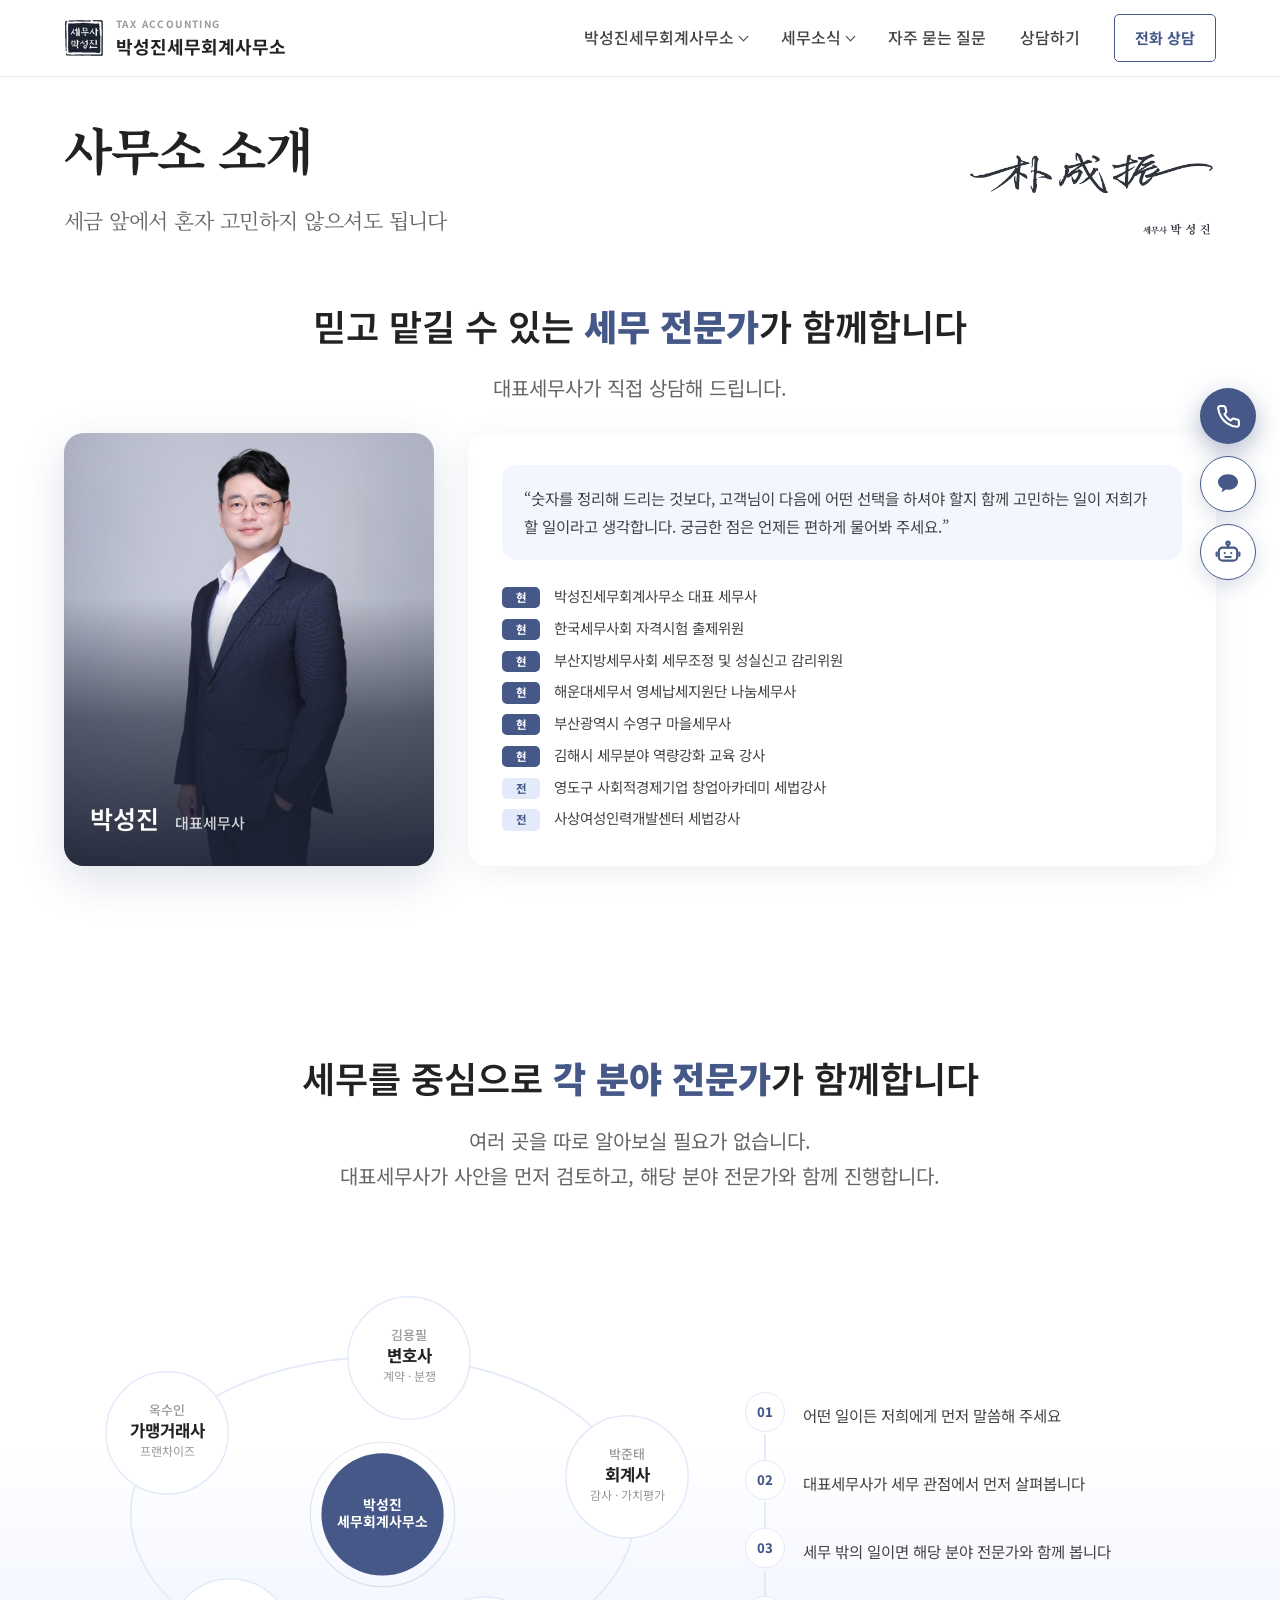
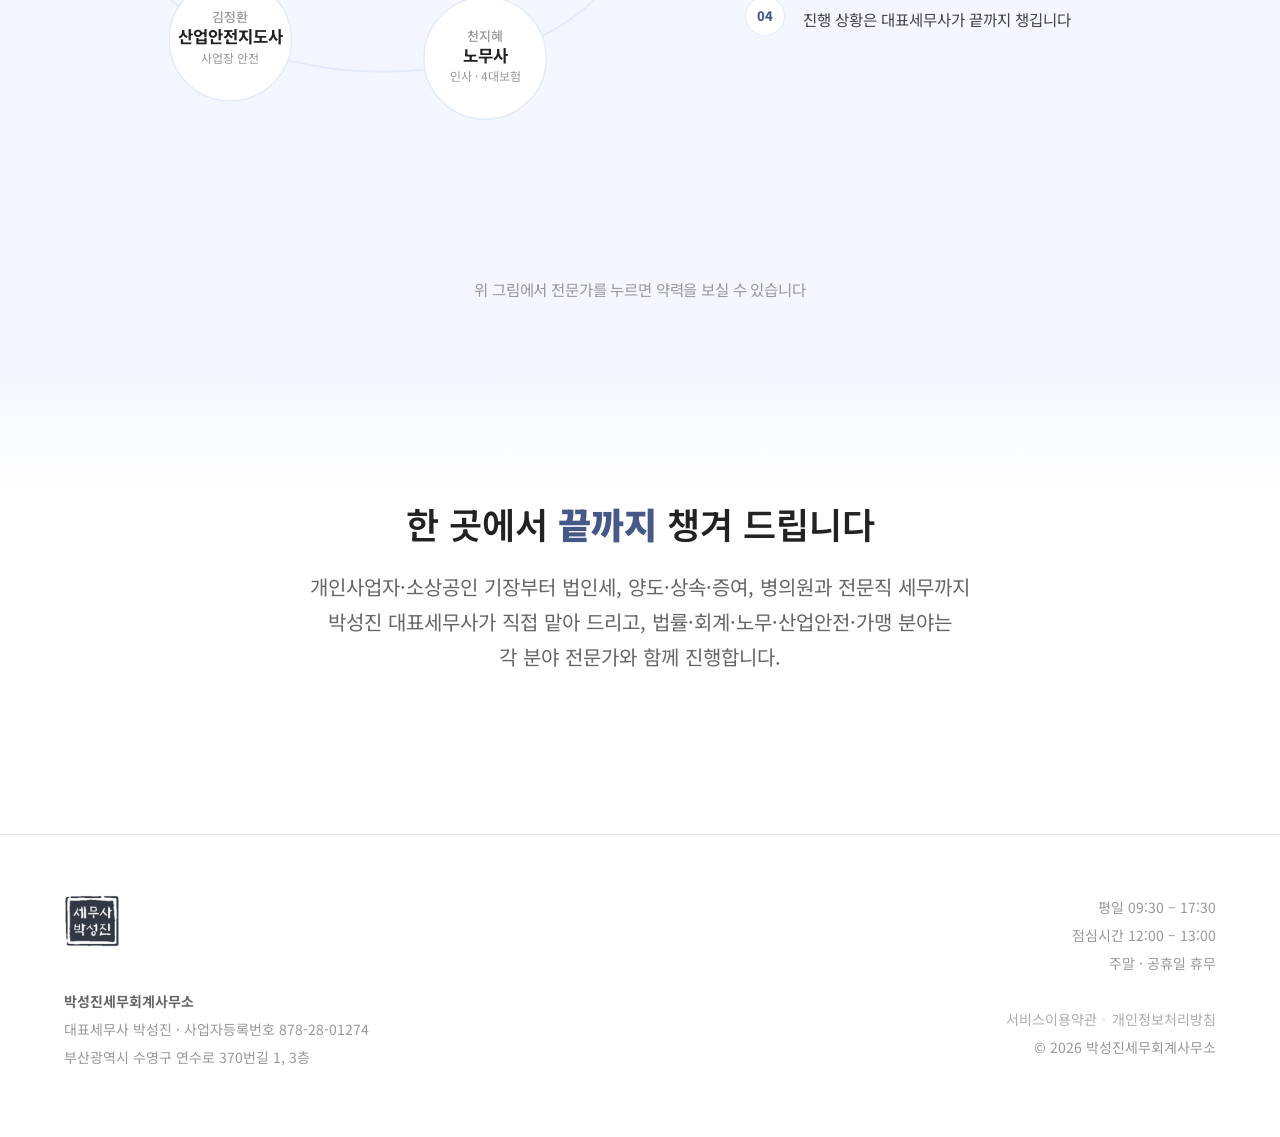
<file: about/index.html>
<!DOCTYPE html>
<html lang="ko">
<head>
<meta charset="UTF-8">
<meta name="viewport" content="width=device-width, initial-scale=1">

<title>사무소 소개 | 박성진세무회계사무소</title>
<meta name="description" content="부산 수영구 박성진세무회계사무소를 소개합니다. 대표세무사 박성진, 개인·법인 기장부터 양도·상속·증여, 병의원, 전문직 세무까지.">

<link rel="icon" type="image/png" href="../office-logo.png">
<link rel="apple-touch-icon" href="../office-logo.png">

<link rel="preconnect" href="https://fonts.googleapis.com">
<link rel="preconnect" href="https://fonts.gstatic.com" crossorigin>
<link href="https://fonts.googleapis.com/css2?family=Noto+Sans+KR:wght@400;500;600;700;900&family=Noto+Serif+KR:wght@400;500;600;700&display=swap" rel="stylesheet">

<link rel="stylesheet" href="../style.css">
</head>
<body>
<header class="header">
  <!-- 로고를 누르면 홈(첫 화면)으로 돌아옵니다 -->
  <div class="container">
    <a class="logo" href="../">
      <img src="../office-logo.png" alt="" onerror="this.style.display='none'">
      <span><small>TAX ACCOUNTING</small><b>박성진세무회계사무소</b></span>
    </a>
    <nav class="gnb">
      <div class="has-sub">
        <a href="../about/" class="top">박성진세무회계사무소</a>
        <div class="sub">
          <a href="../about/">사무소 소개</a>
          <a href="../location/">사무소 위치</a>
        </div>
      </div>
      <div class="has-sub">
        <a href="../column/" class="top">세무소식</a>
        <div class="sub">
          <a href="../column/">세무소식</a>
          <a href="../news/">세무뉴스</a>
        </div>
      </div>
      <a href="../faq/">자주 묻는 질문</a>
      <a href="../consult/">상담하기</a>
      <a class="tel" href="tel:050714318155">전화 상담</a>
      <button class="menu-btn" id="menuBtn" aria-label="메뉴 열기" aria-expanded="false">
        <span></span><span></span><span></span>
      </button>
    </nav>
  </div>

  <!-- 좁은 화면용 메뉴 : 제목을 누르면 아래가 펼쳐집니다 -->
  <nav class="m-menu" id="mMenu">
    <div class="m-group">
      <button class="m-top" type="button" aria-expanded="false">박성진세무회계사무소</button>
      <div class="m-sub">
        <a href="../about/">사무소 소개</a>
        <a href="../location/">사무소 위치</a>
      </div>
    </div>
    <div class="m-group">
      <button class="m-top" type="button" aria-expanded="false">세무소식</button>
      <div class="m-sub">
        <a href="../column/">세무소식</a>
        <a href="../news/">세무뉴스</a>
      </div>
    </div>
    <a href="../faq/">자주 묻는 질문</a>
    <a href="../consult/">상담하기</a>
  </nav>
</header>

<section class="sub-hero">
  <div class="container">
    <h1>사무소 소개</h1>
    <p>세금 앞에서 혼자 고민하지 않으셔도 됩니다</p>
    <img class="sign" src="../sign.png" alt="박성진 대표세무사 서명">
  </div>
</section>


<section class="tax-sec">
  <div class="container">
    <div class="title_box rv">
      <h2>믿고 맡길 수 있는 <span class="nv">세무 전문가</span>가 함께합니다</h2>
      <p class="text">대표세무사가 직접 상담해 드립니다.</p>
    </div>

    <div class="tax-grid rv">
      <div class="tax-card">
        <img src="../profile-full.jpg" alt="박성진 대표세무사">
        <!-- 휴대폰에서만 쓰는 얼굴 사진. 컴퓨터에서는 안 보입니다 -->
        <img class="tax-face" src="../profile-face.jpg" alt="박성진 대표세무사">
        <div class="veil"></div>
        <div class="on">
          <div class="nm">박성진 <em>대표세무사</em></div>
        </div>
      </div>

      <div class="tax-info">
        <p class="say">
          “숫자를 정리해 드리는 것보다, 고객님이 다음에 어떤 선택을 하셔야 할지
          함께 고민하는 일이 저희가 할 일이라고 생각합니다.
          궁금한 점은 언제든 편하게 물어봐 주세요.”
        </p>
        <p class="pro-cap">약력</p>
        <ul class="career">
          <li><i class="now">현</i>박성진세무회계사무소 대표 세무사</li>
          <li><i class="now">현</i>한국세무사회 자격시험 출제위원</li>
          <li><i class="now">현</i>부산지방세무사회 세무조정 및 성실신고 감리위원</li>
          <li><i class="now">현</i>해운대세무서 영세납세지원단 나눔세무사</li>
          <li><i class="now">현</i>부산광역시 수영구 마을세무사</li>
          <li><i class="now">현</i>김해시 세무분야 역량강화 교육 강사</li>
          <li><i class="was">전</i>영도구 사회적경제기업 창업아카데미 세법강사</li>
          <li><i class="was">전</i>사상여성인력개발센터 세법강사</li>
        </ul>
      </div>
    </div>
  </div>
</section>

<!-- ================= 함께 일하는 그림 ================= -->
<section class="page web-sec">
  <div class="container">
    <div class="title_box rv">
      <h2>세무를 중심으로 <span class="nv">각 분야 전문가</span>가 함께합니다</h2>
      <p class="text">
        여러 곳을 따로 알아보실 필요가 없습니다.<br>
        대표세무사가 사안을 먼저 검토하고, 해당 분야 전문가와 함께 진행합니다.
      </p>
    </div>

    <div class="web-grid rv">
      <!-- 왼쪽 : 궤도 그림 (아주 천천히 돕니다) -->
      <div class="web-wrap">
        <!-- 넓은 화면 : 가로로 누운 궤도 -->
        <svg class="web-map orb only-pc" viewBox="-24 -68 688 556" role="img"
             aria-label="박성진세무회계사무소를 가운데 두고 변호사, 회계사, 노무사, 산업안전지도사, 가맹거래사가 궤도 위에서 함께 일하는 그림">
          <ellipse class="w-orbit faint spin1" cx="320" cy="210" rx="272" ry="170"/>
          <ellipse class="w-orbit faint spin2" cx="320" cy="210" rx="272" ry="170"/>
          <ellipse class="w-orbit" cx="320" cy="210" rx="272" ry="170"/>
          <circle class="w-halo" cx="320" cy="210" r="78"/>
          <circle class="w-core" cx="320" cy="210" r="66"/>
          <text class="w-ct" x="320" y="205">박성진<tspan x="320" dy="19">세무회계사무소</tspan></text>

          <g class="w-pick" data-i="0" role="button" tabindex="0" aria-label="김용필 변호사 약력 보기">
            <circle class="w-node" cx="0" cy="0" r="66"/>
            <text class="w-who" x="0" y="-19">김용필</text>
            <text class="w-nm" x="0" y="4">변호사</text>
            <text class="w-sub" x="0" y="25">계약 · 분쟁</text>
            <animateMotion dur="90s" begin="-67.5s" repeatCount="indefinite"
              path="M592,210 A272,170 0 0,1 48,210 A272,170 0 0,1 592,210"/>
          </g>

          <g class="w-pick" data-i="1" role="button" tabindex="0" aria-label="박준태 회계사 약력 보기">
            <circle class="w-node" cx="0" cy="0" r="66"/>
            <text class="w-who" x="0" y="-19">박준태</text>
            <text class="w-nm" x="0" y="4">회계사</text>
            <text class="w-sub" x="0" y="25">감사 · 가치평가</text>
            <animateMotion dur="90s" begin="-85.5s" repeatCount="indefinite"
              path="M592,210 A272,170 0 0,1 48,210 A272,170 0 0,1 592,210"/>
          </g>

          <g class="w-pick" data-i="2" role="button" tabindex="0" aria-label="천지혜 노무사 약력 보기">
            <circle class="w-node" cx="0" cy="0" r="66"/>
            <text class="w-who" x="0" y="-19">천지혜</text>
            <text class="w-nm" x="0" y="4">노무사</text>
            <text class="w-sub" x="0" y="25">인사 · 4대보험</text>
            <animateMotion dur="90s" begin="-13.5s" repeatCount="indefinite"
              path="M592,210 A272,170 0 0,1 48,210 A272,170 0 0,1 592,210"/>
          </g>

          <g class="w-pick" data-i="3" role="button" tabindex="0" aria-label="김정환 산업안전지도사 약력 보기">
            <circle class="w-node" cx="0" cy="0" r="66"/>
            <text class="w-who" x="0" y="-19">김정환</text>
            <text class="w-nm" x="0" y="4">산업안전지도사</text>
            <text class="w-sub" x="0" y="25">사업장 안전</text>
            <animateMotion dur="90s" begin="-31.5s" repeatCount="indefinite"
              path="M592,210 A272,170 0 0,1 48,210 A272,170 0 0,1 592,210"/>
          </g>

          <g class="w-pick" data-i="4" role="button" tabindex="0" aria-label="옥수인 가맹거래사 약력 보기">
            <circle class="w-node" cx="0" cy="0" r="66"/>
            <text class="w-who" x="0" y="-19">옥수인</text>
            <text class="w-nm" x="0" y="4">가맹거래사</text>
            <text class="w-sub" x="0" y="25">프랜차이즈</text>
            <animateMotion dur="90s" begin="-49.5s" repeatCount="indefinite"
              path="M592,210 A272,170 0 0,1 48,210 A272,170 0 0,1 592,210"/>
          </g>
        </svg>

        <!-- 좁은 화면 : 세로로 선 궤도 (가로 궤도는 글씨가 너무 작아집니다) -->
        <svg class="web-map orb only-mo" viewBox="-22 -20 464 680" role="img"
             aria-label="박성진세무회계사무소를 가운데 두고 변호사, 회계사, 노무사, 산업안전지도사, 가맹거래사가 궤도 위에서 함께 일하는 그림">
          <ellipse class="w-orbit faint spin1" cx="210" cy="320" rx="134" ry="228"/>
          <ellipse class="w-orbit faint spin2" cx="210" cy="320" rx="134" ry="228"/>
          <ellipse class="w-orbit" cx="210" cy="320" rx="160" ry="272"/>
          <circle class="w-halo" cx="210" cy="320" r="82"/>
          <circle class="w-core" cx="210" cy="320" r="70"/>
          <text class="w-ct" x="210" y="315">박성진<tspan x="210" dy="20">세무회계사무소</tspan></text>

          <g class="w-pick" data-i="0" role="button" tabindex="0" aria-label="김용필 변호사 약력 보기">
            <circle class="w-node" cx="0" cy="0" r="62"/>
            <text class="w-who" x="0" y="-19">김용필</text>
            <text class="w-nm" x="0" y="4">변호사</text>
            <text class="w-sub" x="0" y="25">계약 · 분쟁</text>
            <animateMotion dur="90s" begin="-67.5s" repeatCount="indefinite"
              path="M370,320 A160,272 0 0,1 50,320 A160,272 0 0,1 370,320"/>
          </g>

          <g class="w-pick" data-i="1" role="button" tabindex="0" aria-label="박준태 회계사 약력 보기">
            <circle class="w-node" cx="0" cy="0" r="62"/>
            <text class="w-who" x="0" y="-19">박준태</text>
            <text class="w-nm" x="0" y="4">회계사</text>
            <text class="w-sub" x="0" y="25">감사 · 가치평가</text>
            <animateMotion dur="90s" begin="-85.5s" repeatCount="indefinite"
              path="M370,320 A160,272 0 0,1 50,320 A160,272 0 0,1 370,320"/>
          </g>

          <g class="w-pick" data-i="2" role="button" tabindex="0" aria-label="천지혜 노무사 약력 보기">
            <circle class="w-node" cx="0" cy="0" r="62"/>
            <text class="w-who" x="0" y="-19">천지혜</text>
            <text class="w-nm" x="0" y="4">노무사</text>
            <text class="w-sub" x="0" y="25">인사 · 4대보험</text>
            <animateMotion dur="90s" begin="-13.5s" repeatCount="indefinite"
              path="M370,320 A160,272 0 0,1 50,320 A160,272 0 0,1 370,320"/>
          </g>

          <g class="w-pick" data-i="3" role="button" tabindex="0" aria-label="김정환 산업안전지도사 약력 보기">
            <circle class="w-node" cx="0" cy="0" r="62"/>
            <text class="w-who" x="0" y="-19">김정환</text>
            <text class="w-nm" x="0" y="4">산업안전지도사</text>
            <text class="w-sub" x="0" y="25">사업장 안전</text>
            <animateMotion dur="90s" begin="-31.5s" repeatCount="indefinite"
              path="M370,320 A160,272 0 0,1 50,320 A160,272 0 0,1 370,320"/>
          </g>

          <g class="w-pick" data-i="4" role="button" tabindex="0" aria-label="옥수인 가맹거래사 약력 보기">
            <circle class="w-node" cx="0" cy="0" r="62"/>
            <text class="w-who" x="0" y="-19">옥수인</text>
            <text class="w-nm" x="0" y="4">가맹거래사</text>
            <text class="w-sub" x="0" y="25">프랜차이즈</text>
            <animateMotion dur="90s" begin="-49.5s" repeatCount="indefinite"
              path="M370,320 A160,272 0 0,1 50,320 A160,272 0 0,1 370,320"/>
          </g>
        </svg>
      </div>

      <!-- 오른쪽 : 일이 흘러가는 순서 -->
      <ol class="web-step">
        <li><i>01</i><p>어떤 일이든 저희에게 먼저 말씀해 주세요</p></li>
        <li><i>02</i><p>대표세무사가 세무 관점에서 먼저 살펴봅니다</p></li>
        <li><i>03</i><p>세무 밖의 일이면 해당 분야 전문가와 함께 봅니다</p></li>
        <li><i>04</i><p>진행 상황은 대표세무사가 끝까지 챙깁니다</p></li>
      </ol>
    </div>
  </div>
</section>

<!-- ================= 협력 전문가 =================
     ※ 위 그림에서 전문가 원을 누르면 그분 약력이 펼쳐집니다.
        약력이 바뀌면 아래 pro-pan 안의 '약력' 줄만 고쳐 주시면 됩니다.
        pro-pan 한 덩어리가 전문가 한 분의 약력 화면입니다. -->
<section class="page pale">
  <div class="container">
    <div class="pro-stage rv">
      <!-- 그림에서 전문가를 누르면 이 아래에 약력이 펼쳐집니다 -->
      <p class="pro-hint" id="proHint">위 그림에서 전문가를 누르면 약력을 보실 수 있습니다</p>

      <!-- 아래 : 고른 분의 약력 -->
      <div class="pro-frame" id="proFrame">
        <div class="pro-pan" data-i="0">
          <div class="pro-ph"><span>변호사 <b>법률 분쟁, 계약서 검토가 필요할 때</b></span> <em>01 / 5</em></div>
          <div class="pro-pb">
            <div class="pro-side">
              <div class="pro-photo"><img src="../co-lawyer.jpg" alt="김용필 변호사"></div>
              <div class="pro-name">김용필 <em>변호사</em></div>
            </div>
            <div class="pro-txt">
              <p class="pro-say">“계약서 한 줄이 몇 년의 분쟁을 만들기도 합니다. <br>시작 단계에서 짚어 드리는 것이 가장 저렴한 해결입니다.”</p>
              <p class="pro-cap">약력</p>
              <ul class="pro-career">
              <li class="no-badge">센텀변호사사무소 대표변호사</li>
              <li class="no-badge">사법시험 합격 · 사법연수원 수료</li>
              <li class="no-badge">부산대학교 법과대학 법학과 졸업</li>
              <li class="no-badge">대한변호사협회 손해배상 전문변호사</li>
              <li class="no-badge">대한변호사협회 형사 전문변호사</li>
              <li class="no-badge">서울중앙지방법원 민사조정위원</li>
              <li class="no-badge">부산지방검찰청 검사직무대리</li>
              <li class="no-badge">부산지방검찰청 형사조정위원</li>
              <li class="no-badge">부산사상경찰서 민원조정위원</li>
              <li class="no-badge">서부산세무서 국세심사위원</li>
              <li class="no-badge">학교폭력대책자치위원회 위원</li>
              </ul>
            </div>
          </div>
        </div>

        <div class="pro-pan" data-i="1">
          <div class="pro-ph"><span>회계사 <b>감사, 기업 가치 평가가 필요할 때</b></span> <em>02 / 5</em></div>
          <div class="pro-pb">
            <div class="pro-side">
              <div class="pro-photo"><img src="../co-cpa.jpg" alt="박준태 공인회계사"></div>
              <div class="pro-name">박준태 <em>공인회계사</em></div>
            </div>
            <div class="pro-txt">
              <p class="pro-say">“숫자는 결과가 아니라 판단의 근거입니다. <br>무엇을 보고 결정하셔야 할지부터 함께 정리해 드리겠습니다.”</p>
              <p class="pro-cap">약력</p>
              <ul class="pro-career">
              <li><i class="now">현</i>공인회계사 제49회 합격 (금융감독원)</li>
              <li><i class="now">현</i>예일회계법인 공인회계사</li>
              <li><i class="now">현</i>회계감사 · 세무조정 · 기업 가치 평가 용역 수행</li>
              <li><i class="was">전</i>삼빛회계법인 · 안세회계법인 공인회계사</li>
              <li><i class="was">전</i>한영회계법인 공인회계사</li>
              </ul>
            </div>
          </div>
        </div>

        <div class="pro-pan" data-i="2">
          <div class="pro-ph"><span>노무사 <b>직원 채용, 4대보험, 노무 분쟁이 있을 때</b></span> <em>03 / 5</em></div>
          <div class="pro-pb">
            <div class="pro-side">
              <div class="pro-photo"><img src="../co-labor.jpg" alt="천지혜 공인노무사"></div>
              <div class="pro-name">천지혜 <em>공인노무사</em></div>
            </div>
            <div class="pro-txt">
              <p class="pro-say">“직원 한 분을 모시는 일에도 지켜야 할 절차가 있습니다. <br>미리 챙겨 두면 나중에 크게 다툴 일이 줄어듭니다.”</p>
              <p class="pro-cap">약력</p>
              <ul class="pro-career">
              <li><i class="now">현</i>리드원 노동법률사무소 대표 공인노무사</li>
              <li><i class="now">현</i>직장갑질 119 법률스태프</li>
              <li><i class="now">현</i>양천구 감정노동자권리보장 위원회 위원</li>
              <li><i class="now">현</i>군포시 청소년노동인권센터 자문위원</li>
              <li><i class="now">현</i>고용노동부 근로조건 자율개선 책임 컨설턴트</li>
              <li><i class="now">현</i>NCS 국가직무능력표준 책임 컨설턴트</li>
              <li><i class="now">현</i>청소년 근로권익센터 노동인권 컨설턴트</li>
              <li><i class="now">현</i>직업계고 현장실습 지원단 공인노무사</li>
              <li><i class="now">현</i>건인회(건설인사담당자모임), 인사노무네트워크, SHRM 등 정회원 활동</li>
              <li><i class="was">전</i>한국공인노무사회 교육연수위원회 위원</li>
              <li><i class="was">전</i>한국공인노무사회 대외협력홍보위원회 위원</li>
              <li><i class="was">전</i>에이플 노무법인 공인노무사</li>
              <li><i class="was">전</i>중견그룹 창성건설 인사과장(12년)</li>
              </ul>
            </div>
          </div>
        </div>

        <div class="pro-pan" data-i="3">
          <div class="pro-ph"><span>산업안전지도사 <b>사업장 안전 점검과 관련 신고가 필요할 때</b></span> <em>04 / 5</em></div>
          <div class="pro-pb">
            <div class="pro-side">
              <div class="pro-photo"><img src="../co-safety.jpg" alt="김정환 산업안전지도사(기계)"></div>
              <div class="pro-name">김정환 <em>산업안전지도사(기계)</em></div>
            </div>
            <div class="pro-txt">
              <p class="pro-say">“안전은 사고가 난 뒤에 준비할 수 없습니다. <br>지금 사업장에서 무엇이 빠져 있는지부터 함께 보겠습니다.”</p>
              <p class="pro-cap">약력</p>
              <ul class="pro-career">
              <li><i class="now">현</i>J.W(제이더블유)한국산업안전 대표 · 고용노동부 지정 안전 전문 기관</li>
              <li><i class="now">현</i>KOSHA-MS(한국산업안전보건공단 안전보건체계 구축) 심사원</li>
              <li><i class="now">현</i>한국산업인력공단 출제 검토 위원</li>
              <li><i class="now">현</i>산업안전지도사협회 · 주택관리사협회 · 전기안전관리기술인협회 정회원</li>
              <li><i class="was">전</i>2024년 안전보건 경영체계 구축 사업 120개 사업장 수행</li>
              <li><i class="was">전</i>금호타이어 광주공장 위험성 평가 (근로자 2,500명 · 13만평)</li>
              <li><i class="was">전</i>부산광역시 동구청 위험성 평가 및 안전보건체계 구축 점검</li>
              <li><i class="was">전</i>현대파텍스 서산·익산공장 등 계열사·협력사 50여 사업장</li>
              </ul>
            </div>
          </div>
        </div>

        <div class="pro-pan" data-i="4">
          <div class="pro-ph"><span>가맹거래사 <b>프랜차이즈 가맹 · 창업을 준비하실 때</b></span> <em>05 / 5</em></div>
          <div class="pro-pb">
            <div class="pro-side">
              <div class="pro-photo"><img src="../co-franchise.jpg" alt="옥수인 가맹거래사"></div>
              <div class="pro-name">옥수인 <em>가맹거래사</em></div>
            </div>
            <div class="pro-txt">
              <p class="pro-say">“가맹 계약은 한 번 맺으면 되돌리기 어렵습니다. <br>시작하시기 전에 정보공개서부터 꼼꼼히 확인해 드리겠습니다.”</p>
              <p class="pro-cap">약력</p>
              <ul class="pro-career">
              <li><i class="now">현</i>공정거래위원회 제577호 등록 가맹거래사</li>
              <li><i class="now">현</i>넥타 대표</li>
              <li><i class="was">전</i>프랜차이즈 컨설팅 기업 프로스트 대표</li>
              <li><i class="was">전</i>가맹거래사아카데미 경영학 강사</li>
              <li><i class="was">전</i>더벤티코리아 가맹본부</li>
              <li><i class="was">전</i>부산경제진흥원 산업육성지원단</li>
              <li><i class="was">전</i>부산시 가맹사업 분쟁조정 조사관 및 정보공개서 등록 심사관</li>
              <li><i class="was">전</i>가맹거래사협회 부울경지회장</li>
              <li><i class="was">전</i>경제정의실천연합 법률상담관</li>
              </ul>
            </div>
          </div>
        </div>

      </div>
      <div class="pro-close-wrap" id="proCloseWrap" hidden><button type="button" class="pro-close" id="proClose">닫기</button></div>
    </div>
  </div>
</section>
<section class="page">
  <div class="narrow">
    <div class="title_box rv">
      <h2>한 곳에서 <span class="nv">끝까지</span> 챙겨 드립니다</h2>
      <p class="text">
        개인사업자·소상공인 기장부터 법인세, 양도·상속·증여, 병의원과 전문직 세무까지<br>
        박성진 대표세무사가 직접 맡아 드리고,
        법률·회계·노무·산업안전·가맹 분야는<br>
        각 분야 전문가와 함께 진행합니다.
      </p>
    </div>
  </div>
</section>



<footer>
  <div class="container">
    <p>
      <img class="flogo" src="../office-logo.png" alt="박성진세무회계사무소 로고"><br>
      <b>박성진세무회계사무소</b><br>
      대표세무사 박성진 · 사업자등록번호 878-28-01274<br>
      부산광역시 수영구 연수로 370번길 1, 3층
    </p>
    <p style="text-align:right;">
      평일 09:30 – 17:30<br>
      점심시간 12:00 – 13:00<br>
      주말 · 공휴일 휴무<br><br>
      <span class="fpolicy"><a href="../terms/">서비스이용약관</a><a href="../privacy/">개인정보처리방침</a></span><br>
      © 2026 박성진세무회계사무소
    </p>
  </div>
</footer>

<div class="fab">
  <a class="top-fab" id="topFab" href="#" aria-label="맨 위로" title="맨 위로">
    <svg viewBox="0 0 24 24"><path d="M18 14.5l-6-6-6 6"/></svg>
  </a>
  <a class="call-fab" href="tel:050714318155" aria-label="상담 전화 연결" title="상담 전화 연결">
    <svg viewBox="0 0 24 24"><path d="M22 16.9v3a2 2 0 0 1-2.2 2 19.8 19.8 0 0 1-8.6-3.1 19.5 19.5 0 0 1-6-6A19.8 19.8 0 0 1 2.1 4.2 2 2 0 0 1 4.1 2h3a2 2 0 0 1 2 1.7c.1 1 .3 1.9.7 2.8a2 2 0 0 1-.5 2.1L8.1 9.9a16 16 0 0 0 6 6l1.3-1.3a2 2 0 0 1 2.1-.5c.9.4 1.8.6 2.8.7a2 2 0 0 1 1.7 2z"/></svg>
  </a>
  <!-- 카카오톡 채널 : 컴퓨터는 채널 홈, 휴대폰은 바로 대화창 (common.js 에서 바꿔 줍니다) -->
  <a class="kakao-fab" href="http://pf.kakao.com/_nxnSjn" target="_blank" rel="noopener"
     data-pc="http://pf.kakao.com/_nxnSjn" data-mo="http://pf.kakao.com/_nxnSjn/chat"
     aria-label="카카오톡 채널 상담" title="카카오톡 채널 상담">
    <svg viewBox="0 0 24 24"><path d="M12 3C6.9 3 2.75 6.24 2.75 10.23c0 2.55 1.7 4.79 4.26 6.06-.19.69-.68 2.47-.78 2.85-.12.48.18.47.37.34.15-.1 2.4-1.63 3.37-2.29.66.1 1.34.15 2.03.15 5.1 0 9.25-3.24 9.25-7.23S17.1 3 12 3z"/></svg>
  </a>
  <!-- ★★ 챗봇 주소를 받으면 아래 # 자리에 넣어주세요 -->
  <a class="bot-fab" href="#" target="_blank" rel="noopener" aria-label="간단 문의 챗봇" title="간단 문의 챗봇">
    <svg viewBox="0 0 24 24">
      <rect x="3.5" y="8" width="17" height="12" rx="3.5"/>
      <path d="M12 8V5.4"/><circle cx="12" cy="3.9" r="1.5"/>
      <path d="M9 13h.01M15 13h.01"/><path d="M9.5 16.6h5"/>
      <path d="M1.5 12.5v3M22.5 12.5v3"/>
    </svg>
  </a>
</div>

<script src="../common.js"></script>

<script>
/* ---------------------------------------------------------
   협력 전문가 : 위 그림에서 전문가를 누르면 약력이 펼쳐집니다.
   처음에는 접혀 있고, 같은 분을 또 누르거나 '닫기' 를 누르면 접힙니다.
   그림은 약력을 열어도 계속 돌아갑니다 (멈추지 않습니다).
   --------------------------------------------------------- */
(function(){
  var 틀     = document.getElementById('proFrame');
  var 안내   = document.getElementById('proHint');
  var 닫기칸 = document.getElementById('proCloseWrap');
  var 닫기   = document.getElementById('proClose');
  if(!틀) return;

  var 화면 = 틀.querySelectorAll('.pro-pan');
  var 원들 = document.querySelectorAll('.w-pick');   /* 그림 속 전문가 원 */
  var 지금 = -1;                                      /* -1 이면 접혀 있음 */

  function 보이기(n){
    지금 = n;
    화면.forEach(function(e, i){ e.classList.toggle('on', i === n); });
    원들.forEach(function(e){ e.classList.toggle('act', +e.dataset.i === n); });
    if(안내)   안내.hidden   = (n >= 0);
    if(닫기칸) 닫기칸.hidden = (n < 0);
  }

  function 고르기(n){
    if(n === 지금){ 보이기(-1); return; }   /* 같은 분을 또 누르면 접습니다 */
    보이기(n);
    /* 펼쳐진 약력이 화면 밖으로 나가 있으면 보이는 자리까지 내려 줍니다 */
    var r = 틀.getBoundingClientRect();
    if(r.top < 0 || r.bottom > window.innerHeight){
      틀.scrollIntoView({ behavior:'smooth', block:'center' });
    }
  }

  원들.forEach(function(g){
    g.addEventListener('click', function(){ 고르기(+this.dataset.i); });
    g.addEventListener('keydown', function(e){
      if(e.key === 'Enter' || e.key === ' '){ e.preventDefault(); 고르기(+this.dataset.i); }
    });
  });
  /* 닫으면 도표로 되돌아갑니다. 약력이 길어서 닫기만 하면
     엉뚱한 자리에 남아 어디를 보고 있었는지 알기 어렵습니다. */
  function 보이는도표(){
    var 들 = document.querySelectorAll('.web-sec .web-map');
    for(var i = 0; i < 들.length; i++){
      if(들[i].getClientRects().length) return 들[i];
    }
    return document.querySelector('.web-sec');
  }
  if(닫기) 닫기.addEventListener('click', function(){
    보이기(-1);
    var 도표 = 보이는도표();
    if(도표) 도표.scrollIntoView({ behavior:'smooth', block:'center' });
  });

  보이기(-1);   /* 처음에는 접어 둡니다 */
})();
</script>













</body>
</html>
</file>
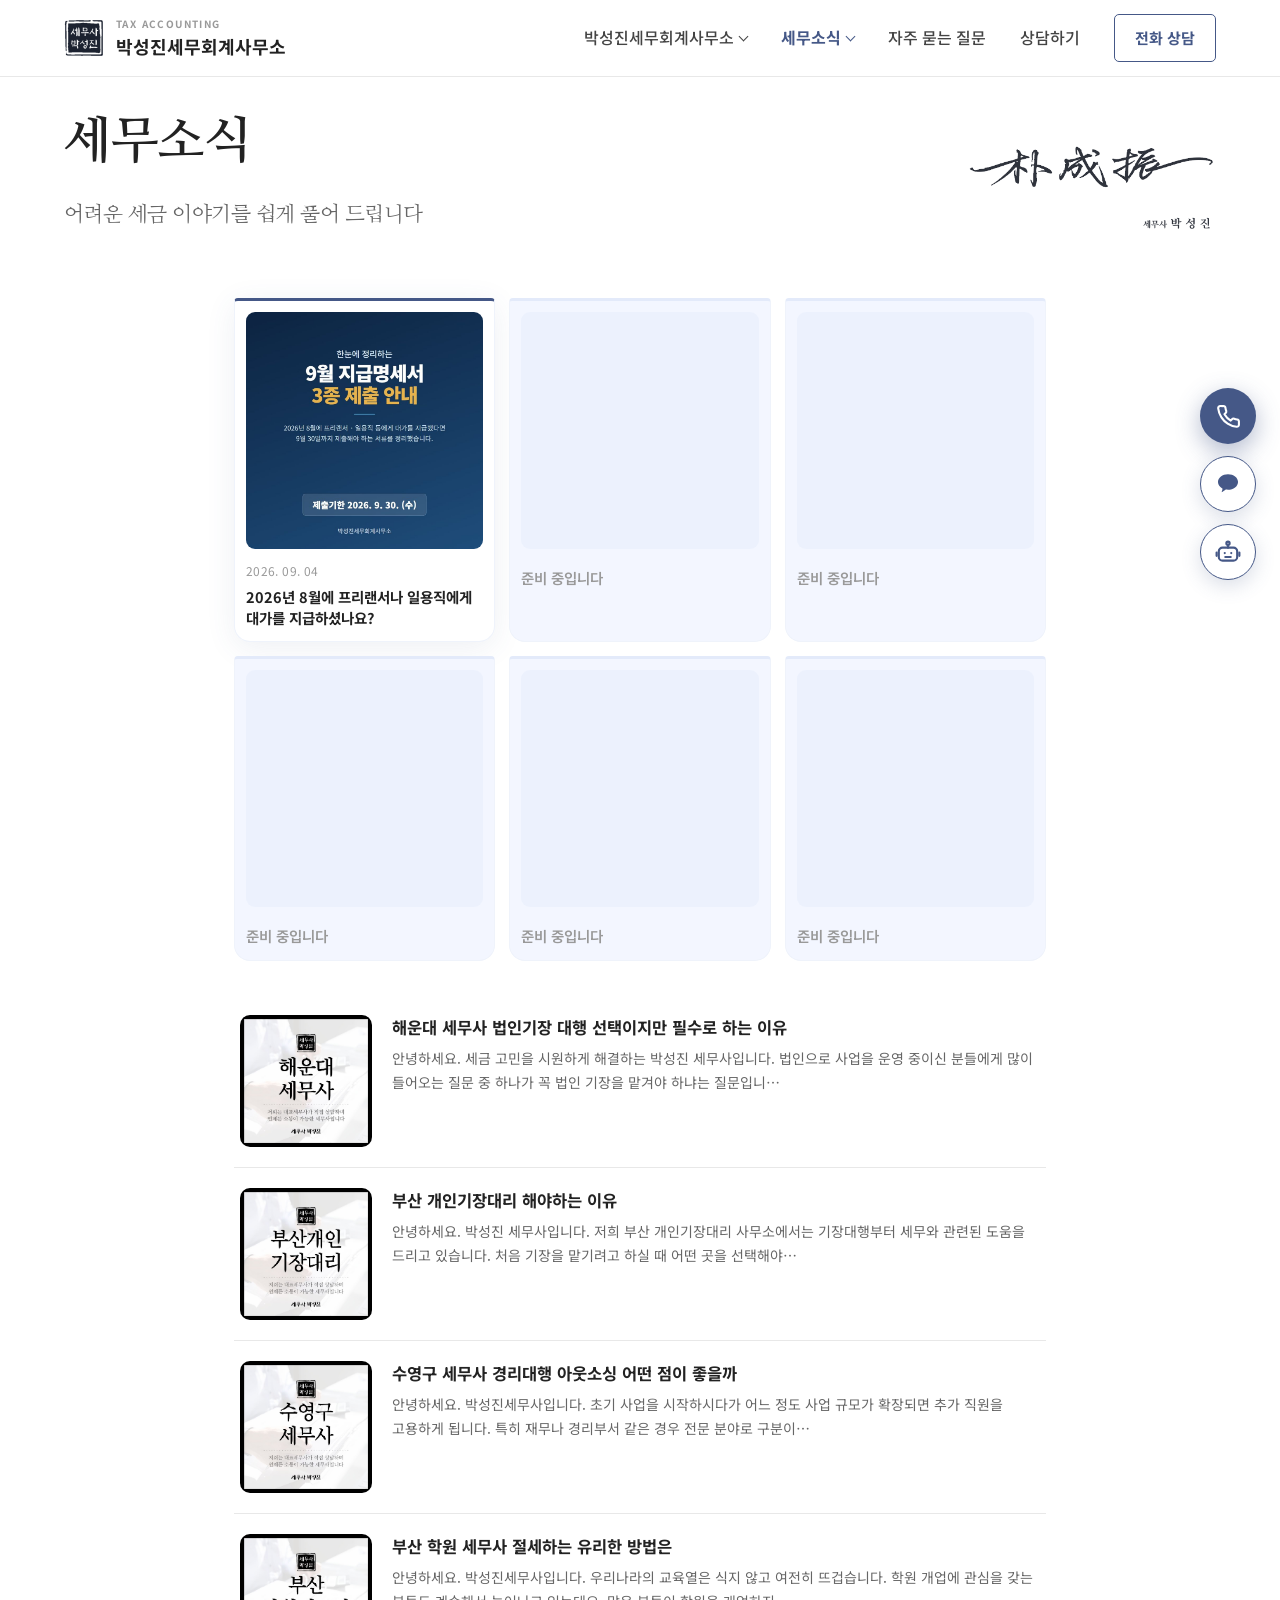
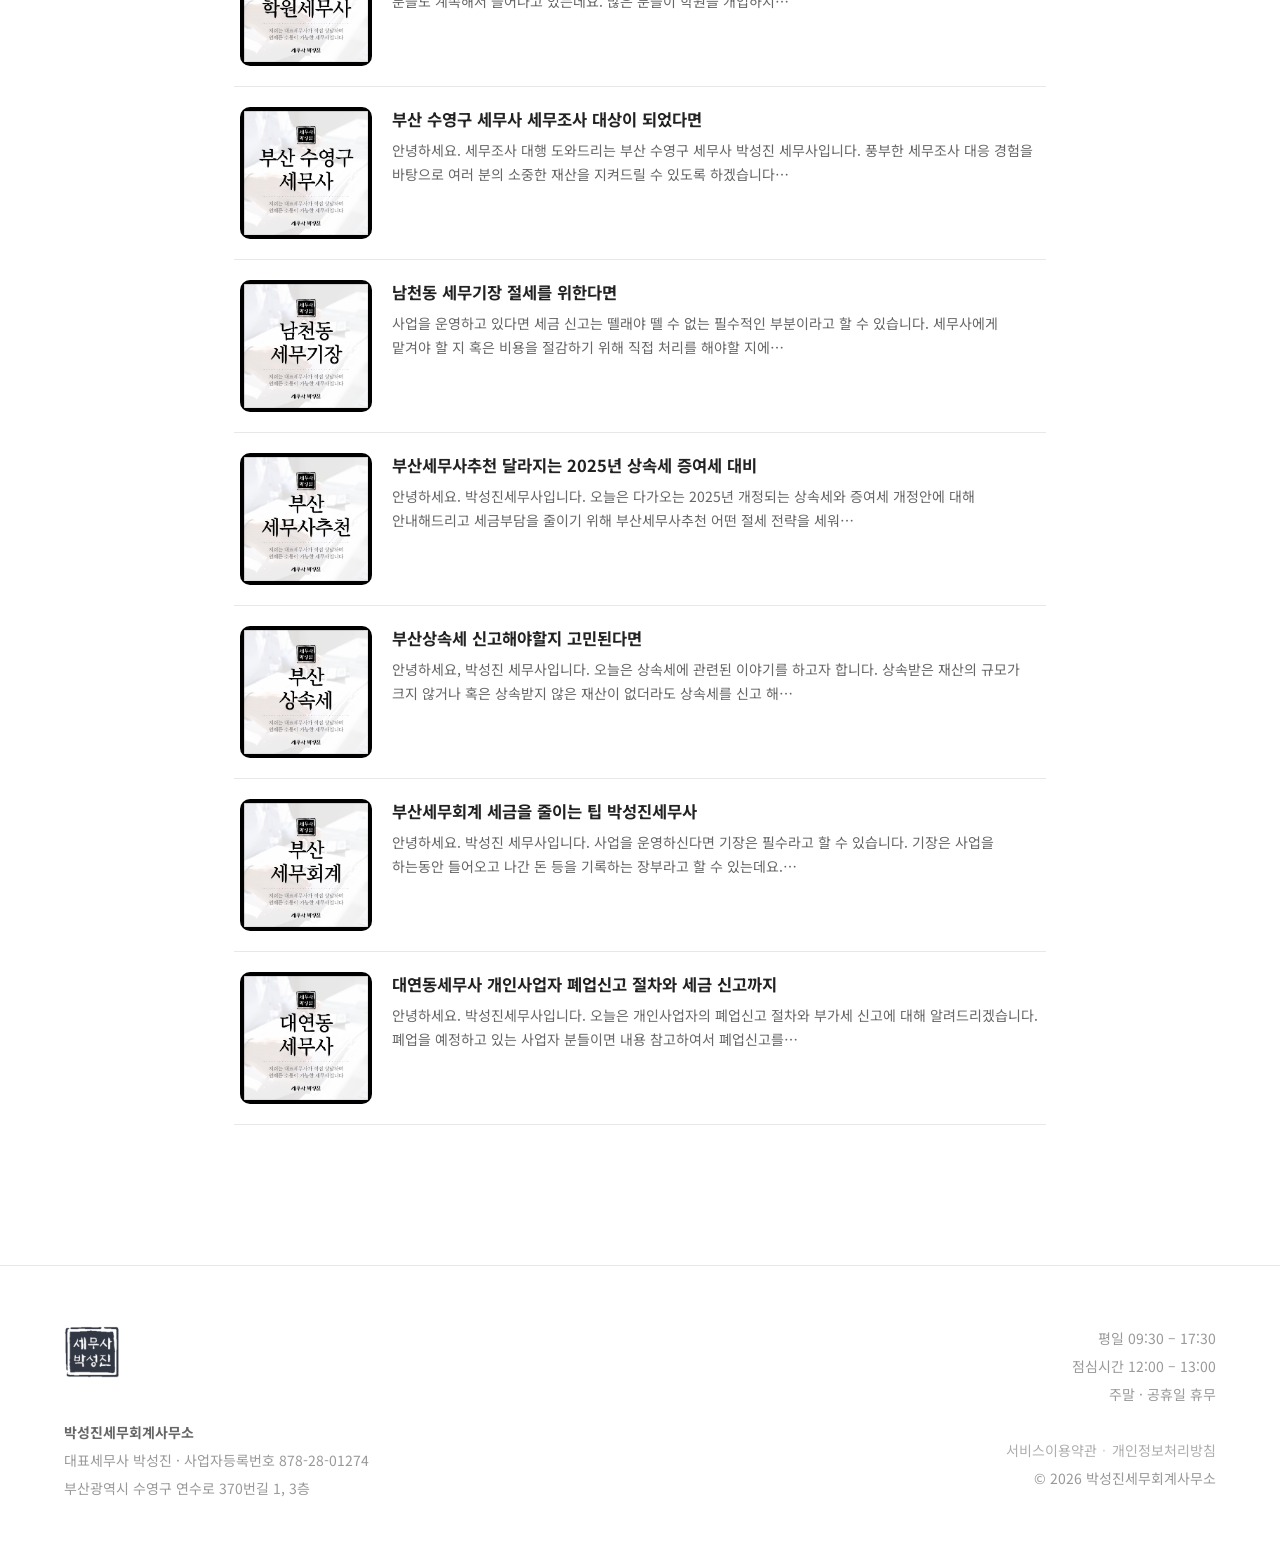
<file: column/index.html>
<!DOCTYPE html>
<html lang="ko">
<head>
<meta charset="UTF-8">
<meta name="viewport" content="width=device-width, initial-scale=1">

<title>세무소식 | 박성진세무회계사무소</title>
<meta name="description" content="박성진 대표세무사가 직접 쓰는 세무 이야기입니다. 어려운 세금 이야기를 쉽게 풀어 드립니다.">

<link rel="icon" type="image/png" href="../office-logo.png">
<link rel="apple-touch-icon" href="../office-logo.png">

<link rel="preconnect" href="https://fonts.googleapis.com">
<link rel="preconnect" href="https://fonts.gstatic.com" crossorigin>
<link href="https://fonts.googleapis.com/css2?family=Noto+Sans+KR:wght@400;500;600;700;900&family=Nanum+Myeongjo:wght@700&display=swap" rel="stylesheet">

<link rel="stylesheet" href="../style.css">
</head>
<body>
<header class="header">
  <!-- 로고를 누르면 홈(첫 화면)으로 돌아옵니다 -->
  <div class="container">
    <a class="logo" href="../">
      <img src="../office-logo.png" alt="" onerror="this.style.display='none'">
      <span><small>TAX ACCOUNTING</small><b>박성진세무회계사무소</b></span>
    </a>
    <nav class="gnb">
      <!-- 마우스를 올리면 아래로 펼쳐지는 메뉴 -->
      <div class="has-sub">
        <a href="../about/" class="top">박성진세무회계사무소</a>
        <div class="sub">
          <a href="../about/">사무소 소개</a>
          <a href="../location/">사무소 위치</a>
        </div>
      </div>
      <div class="has-sub">
        <a href="../column/" class="top on">세무소식</a>
        <div class="sub">
          <a href="../column/">세무소식</a>
          <a href="../news/">세무뉴스</a>
        </div>
      </div>
      <a href="../faq/">자주 묻는 질문</a>
      <a href="../consult/">상담하기</a>
      <!-- 누르면 상담 번호로 전화가 걸립니다 (휴대폰 기준) -->
      <a class="tel" href="tel:050714318155">전화 상담</a>
      <button class="menu-btn" id="menuBtn" aria-label="메뉴 열기" aria-expanded="false">
        <span></span><span></span><span></span>
      </button>
    </nav>
  </div>

  <!-- 좁은 화면용 메뉴 : 제목을 누르면 아래가 펼쳐집니다 -->
  <nav class="m-menu" id="mMenu">
    <div class="m-group">
      <button class="m-top" type="button" aria-expanded="false">박성진세무회계사무소</button>
      <div class="m-sub">
        <a href="../about/">사무소 소개</a>
        <a href="../location/">사무소 위치</a>
      </div>
    </div>
    <div class="m-group">
      <button class="m-top" type="button" aria-expanded="false">세무소식</button>
      <div class="m-sub">
        <a href="../column/">세무소식</a>
        <a href="../news/">세무뉴스</a>
      </div>
    </div>
    <a href="../faq/">자주 묻는 질문</a>
    <a href="../consult/">상담하기</a>
  </nav>
</header>

<section class="sub-hero sub-hero-tight">
  <div class="container">
    <h1>세무소식</h1>
    <p>어려운 세금 이야기를 쉽게 풀어 드립니다</p>
    <img class="sign" src="../sign.png" alt="박성진 대표세무사 서명">
  </div>
</section>

<section class="page page-tight">
  <div class="narrow">

    <!-- ================= 인스타그램 =================
         @taxpsj 최근 게시물을 하루 두 번 자동으로 받아옵니다.
         아래 '인스타 여기부터 ~ 인스타 여기까지' 사이는 자동으로 바뀌니
         손으로 고치지 말아 주세요. -->
    <div class="ig-box rv">
      <div class="ig-grid" id="ncTrack">
        <!-- 인스타 여기부터 -->
          <a class="nc" href="https://www.instagram.com/p/Dc2cBIOkuHS/" target="_blank" rel="noopener"
             data-title="2026년 8월에 프리랜서나 일용직에게 대가를 지급하셨나요?"
             data-date="2026. 09. 04"
             data-img="08f4d21fa3d556cb.jpg,0bc80f91ee8a4da5.jpg,a674e412c0ae119b.jpg,ee74f28a26efb3b8.jpg,3f622cf7ed2631ba.jpg,ae9cee2309ce382b.jpg,954720e0dc8b77a4.jpg,ee1822b8e62c3fe3.jpg"
             data-imgdir="insta"
             data-link-label="인스타그램에서 보기"
             data-body="2026년 8월에 프리랜서나 일용직에게 대가를 지급하셨나요?&#10;그렇다면 9월 30일까지 제출할 서류가 있습니다.&#10;&#10;📌 제출 대상 3종&#10;① 간이지급명세서 (거주자의 사업소득)&#10;- 프리랜서 등 인적용역 사업소득 지급분&#10;② 간이지급명세서 (거주자의 기타소득)&#10;- 인적용역 기타소득 지급분&#10;③ 일용근로소득 지급명세서&#10;- 일용근로자 급여 지급분&#10;&#10;📌 제출기한&#10;지급일이 속하는 달의 다음 달 말일까지&#10;→ 2026년 8월 지급분은 2026년 9월 30일 (수)&#10;&#10;📌 제출 방법&#10;홈택스에서 전자제출 (신청·제출 메뉴)&#10;&#10;📌 기한 내 제출하지 않으면&#10;미제출 지급금액의 0.25%&#10;기한 후 1개월 이내 제출 0.125%&#10;(불분명 금액이 총 지급금액의 5% 이하이면 적용하지 않습니다)&#10;&#10;같은 달 9월 10일에는 8월분 원천세 신고·납부 기한도 있습니다.&#10;&#10;지급 내역 확인이 필요하시면 문의해 주세요.&#10;&#10;본 콘텐츠는 일반적인 안내이며, 개별 사안은 상담이 필요합니다.&#10;출처: 국세청 (2026. 8. 25. 확인)">
            <img class="nc-thumb" src="insta/08f4d21fa3d556cb.jpg" alt="" loading="lazy">
            <span class="nc-date">2026. 09. 04</span>
            <strong class="nc-title">2026년 8월에 프리랜서나 일용직에게 대가를 지급하셨나요?</strong>
          </a>
          <div class="nc nc-soon">
            <div class="nc-thumb nc-thumb-soon"></div>
            <strong class="nc-title">준비 중입니다</strong>
          </div>
          <div class="nc nc-soon">
            <div class="nc-thumb nc-thumb-soon"></div>
            <strong class="nc-title">준비 중입니다</strong>
          </div>
          <div class="nc nc-soon">
            <div class="nc-thumb nc-thumb-soon"></div>
            <strong class="nc-title">준비 중입니다</strong>
          </div>
          <div class="nc nc-soon">
            <div class="nc-thumb nc-thumb-soon"></div>
            <strong class="nc-title">준비 중입니다</strong>
          </div>
          <div class="nc nc-soon">
            <div class="nc-thumb nc-thumb-soon"></div>
            <strong class="nc-title">준비 중입니다</strong>
          </div>
        <!-- 인스타 여기까지 -->
      </div>
    </div>

    <!-- ================= 세무소식 =================
         박성진 대표세무사가 직접 쓰는 글입니다.
         글을 추가하실 때는 아래 '글 여기부터 ~ 글 여기까지' 사이에
         <a class="news-row"> 한 덩어리를 통째로 복사해 넣으시면 됩니다.
         data-title : 제목
         data-body  : 본문. 문단은 &#10; 로 나눕니다 -->
    <div class="news-box rv">

      <div class="news-thead" id="colHead">
        <span>제목</span>
      </div>

      <div class="news-list" id="colList">
        <!-- 글 여기부터 -->
        <a class="news-row" href="https://blog.naver.com/tax5868/223650102868" target="_blank" rel="noopener"
           data-title="해운대 세무사 법인기장 대행 선택이지만 필수로 하는 이유"
           data-img="5357c88486766d59.jpg,edc75388ec33967c.jpg,4cdd1ad41d74dae8.jpg,2463b94400667bb2.jpg,0cb1f99a43063de0.jpg,bce275a982dc9b3d.jpg,346cdfd338be4874.jpg,256b76f975137606.jpg,2e9ff18fdd06f4a8.jpg"
           data-body="안녕하세요. 세금 고민을 시원하게 해결하는 박성진 세무사입니다.&#10;법인으로 사업을 운영 중이신 분들에게 많이 들어오는 질문 중 하나가 꼭 법인 기장을 맡겨야 하냐는 질문입니다.&#10;빠르게 말씀 드리면 그럴 필요는 없습니다. 직접 복식부기 작성이 가능하다면 세무대리인의 도움이 없어도 장부작성이 가능합니다.&#10;하지만 사업을 처음 운영하시거나 매번 신고와 장부작성이 어렵고 복잡하다고 생각한다면 해운대 세무사 맡겨 도움을 받으시는 것이 좋습니다.&#10;법인사업자로 운영 중이시거나 운영 예정에 있다면 세금 관련하여 걱정이 많으실 것입니다.&#10;법인사업자는 업종불문 모두 복식부기 의무자에 해당합니다. 쉽게 설명하여 기장을 해보셔야 합니다.&#10;그렇다면 법인 기장은 무엇일까요? 사업장에서 일어나는 모든 거래에 대해 일자 별로 기록하는 과정입니다.&#10;개인사업자에 비해 법인사업자가 세금 부담이 적다면 적을 수 있지만 관리가 제대로 이루어지는 경우에 한합니다.&#10;즉 세금 관리를 제대로 못한다면 수천만원의 세금을 더 납부해야 하는 상황이 찾아올 수 있는데요.&#10;직접 세금 신고를 하시다 관련 내용이나 자료누락으로 인해 해명자료 안내문을 받거나 해명자료 제출은 어떤 것을 해야하는지도 명확치 않아 이런 위험을 감수하기보다는 해운대 세무사 전문 기장대행 받아보시고 세금 관리를 제대로 하시는 것이 좋은 방법입니다.&#10;사실 세금 관리를 제대로 한다는 것은 기한에 맞춰 신고를 잘하고 납부를 잘 하는것만으로도 절세가 가능한데요.&#10;당장의 기장료가 아깝다고 생각되어 장부작성의 중요성을 간과한다면 과소신고 및 잘못된 신고로 몇 배의 가산세를 납부하게 되는 경우가 상당히 많습니다.&#10;진작부터 해운대 세무사 전문가의 도움을 받아보셨다면 내지 않아도 될 아까운 비용을 납부하게 되는 것이지요.&#10;세금 걱정은 하지않고 사업에만 매진을 하고 싶다면 자신과 잘 맞는 세무사를 찾아보시는 것이 좋습니다.&#10;가능하면 여러군데의 세무사 사무실을 방문해보시길 바라며 그 중 절세는 물론 각종 혜택에 대해서도 적용을 받을 수 있는 정보를 제공해주는 세무사를 만나시는 것이 좋습니다.&#10;풍부한 경험 소유와 세무 관련 이슈를 빠르게 파악하여 대응을 하는 해운대 세무사 선택하셔야 하는데요.&#10;박성진 세무사에서는 법인 사업자의 절세 전략과 합법적인 테두리 안에서 세금을 줄일 수 있는 방안까지 모색 해드리니 대표님들은 각종 세액 감면 혜택에 있어서도 충분히 적용을 받아보시게 됩니다.&#10;사업 형태와 신고 유형을 파악하여 가능한 절세를 할 수 있도록 도와드리고 있으니 해운대 세무사 연락주시고 자세한 상담을 받아보시면 좋겠습니다.&#10;세금 고민으로 머리가 아프신 분들은 주저하지 마시고 연락주세요. 감사합니다.&#10;박성진 세무회계 사무소 부산광역시 수영구 연수로370번길 1 ,3층">
          <img class="news-thumb" src="img/5357c88486766d59.jpg" alt="" loading="lazy">
          <span class="news-text">
            <strong class="news-title">해운대 세무사 법인기장 대행 선택이지만 필수로 하는 이유</strong>
            <span class="news-sum">안녕하세요. 세금 고민을 시원하게 해결하는 박성진 세무사입니다. 법인으로 사업을 운영 중이신 분들에게 많이 들어오는 질문 중 하나가 꼭 법인 기장을 맡겨야 하냐는 질문입니…</span>
          </span>
        </a>
        <a class="news-row" href="https://blog.naver.com/tax5868/223641965964" target="_blank" rel="noopener"
           data-title="부산 개인기장대리 해야하는 이유"
           data-img="fc5df43f557232e9.jpg,40279996fbcce0fe.jpg,c17fe7f0e23d4846.jpg,816793269c9924ef.jpg,7a11fc7b2cca44b6.jpg,428d83b9f2c30ac9.jpg,2c152325cd2a6a3f.jpg,32f5b1ad39df5fef.jpg,c2b87fc589cdc1b4.jpg"
           data-body="안녕하세요. 박성진 세무사입니다. 저희 부산 개인기장대리 사무소에서는 기장대행부터 세무와 관련된 도움을 드리고 있습니다.&#10;처음 기장을 맡기려고 하실 때 어떤 곳을 선택해야 하는지 고민이 많으실 것 같습니다.&#10;오늘은 개인기장대리에 앞서 고민 중이신 분들을 위해 어떤 점을 알아야 하고 어느 곳을 선택해야 하는지에 대한 팁들도 함께 알려드리도록 하겠습니다.&#10;사업을 꾸준히 성장시켜 오는 분들이라면 세무기장에 대해 어느정도 알고 계실겁니다.&#10;하지만 이제 막 사업이 자리잡는 시점의 대표님들이라면 신경써야 할 것들이 많을 텐데요.&#10;가장 크게 매출에 대한 고민이나 마케팅 또는 직원관리 등 많은 것들을 신경쓰시는게 피곤하실겁니다.&#10;이 시기가 지나면 세금관리에 대한 고민이 생깁니다.&#10;세금은 사업장에 따라 기준이 다르고 세율도 다르게 적용되어 많은 사장님들이 세금관리를 가장 어려워합니다.&#10;즉 세금 절세를 위해서는 사업장에 따른 맞춤 전략이 필요합니다.&#10;사업자의 경우 사업이 지속 성장을 하기 위해서 매우 중요한 것 중 하나가 바로 세금 관리입니다.&#10;부산 개인기장대리는 세금과 관련 사무를 장부에 기록하는 일을 도와드리며 사업자 분들이 세무대리인을 찾으시는 경우 세무기장 대행과 세금신고 대리가 가능하기 때문이기도 합니다.&#10;세무기장은 장부에 세금과 관련된 사항을 꾸준히 기록하며 지속적으로 이루어지게 됩니다.&#10;복식부기라는 양식에 기록하는 과정을 기장이라고 하며 사업자 중 복식부기 의무자에 해당한다면 이를 반드시 지켜 작성을 해야합니다.&#10;또한 세금신고 대리는 정해진 기간에 세금을 내야할 때 그 신고를 대신해주는 과정을 뜻하며 부가가치세, 종합소득세, 법인세 신고 등이 있습니다.&#10;일정규모 이상의 사업을 지속하고 계시다면 부산 개인기장대리 맡겨보시는 것이 좋습니다.&#10;사업의 크기가 작았을 때는 단순한 매출이나 비용을 정리할 수 있었지만 세법에서 정해놓은 방식과 언어에 맞추어 기록이 되어야 추후 세금관리에 있어 용이할 수 있습니다.&#10;따라서 사업장에 적합한 세무대리인을 찾아 꾸준하게 세금 관리를 진행하는 것이 좋습니다.&#10;박성진 세무사는 꾸준하게 세금관리, 컨설팅, 세무조사 등 다양한 업무를 수행해 오고 있으며 다양한 기업, 개인을 상대로 부산 개인기장대리 진행하고 있습니다.&#10;기장대리를 맡기기 전 경험이 풍부한지를 확인해 보는 것이 좋으며 사업장의 전반적인 세금 관리가 필요하므로 단순히 세금만 신고해주는 곳보다는 업무 제공 범위도 확인을 해보는 것이 좋습니다.&#10;오늘은 부산 개인기장대리 관련하여 말씀을 드려보았는데요.&#10;박성진 세무사에서는 세무기장 서비스를 비롯한 다양한 서비스를 함께 제공하고 있습니다.&#10;관련하여 궁금한 사항이 있으시다면 언제든지 문의주시면 친절하게 상담을 도와드리겠습니다. 감사합니다.&#10;박성진 세무회계 사무소 부산광역시 수영구 연수로370번길 1 ,3층">
          <img class="news-thumb" src="img/fc5df43f557232e9.jpg" alt="" loading="lazy">
          <span class="news-text">
            <strong class="news-title">부산 개인기장대리 해야하는 이유</strong>
            <span class="news-sum">안녕하세요. 박성진 세무사입니다. 저희 부산 개인기장대리 사무소에서는 기장대행부터 세무와 관련된 도움을 드리고 있습니다. 처음 기장을 맡기려고 하실 때 어떤 곳을 선택해야…</span>
          </span>
        </a>
        <a class="news-row" href="https://blog.naver.com/tax5868/223640372347" target="_blank" rel="noopener"
           data-title="수영구 세무사 경리대행 아웃소싱 어떤 점이 좋을까"
           data-img="96f255124c1e3f3e.jpg,2f9d93811614b452.jpg,086e8281e3511c7f.jpg,df6520b82467e108.jpg,d6c2f1c3072cb852.jpg,6d2c4e347ed8f8f9.jpg,c01848ee89886006.jpg,750b146ae658eff8.jpg,ed525bdb436e54a8.jpg"
           data-body="안녕하세요. 박성진세무사입니다. 초기 사업을 시작하시다가 어느 정도 사업 규모가 확장되면 추가 직원을 고용하게 됩니다.&#10;특히 재무나 경리부서 같은 경우 전문 분야로 구분이 되어 세무나 회계 지식을 습득하지 못한 대표님들이라면 세금 관리에 어려움을 겪어 별도 직원 채용을 고민하시게 되는데요.&#10;이럴 때 수영구 세무사 경리아웃소싱 고려해보신다면 전문적인 서비스를 효율적으로 받아보실 수 있습니다.&#10;경리아웃소싱이란?&#10;먼저 경리아웃소싱이란 말을 풀어보자면 말 그대로 경리업무를 외부에 위탁하는 개념을 뜻합니다.&#10;경리업무는 단순한 업무부터 난이도가 높은 업무의 전반적인 역할을 수영구 세무사 대체해준다고 보시면 됩니다.&#10;대표님들께서는 사업에만 집중하실 수 있다는 장점이 있으며 전문가에게 위탁함으로써 회사의 리스크를 줄여볼 수 있습니다.&#10;아래와 같은 경험을 가지고 계시다면 수영구 세무사 경리아웃소싱 고려 해보시길 바랍니다.&#10;경리업무의 기초적인 세금계산서 발행 등의 업무가 많은 경우, 매출과 연관된 미수금, 매출채권 관리가 되지 않는 경우, 직원의 잦은 퇴사가 있는 경우, 재무현황을 꼼꼼하게 파악하고 싶은 경우, 직원들의 급여 및 노무 관련업무가 고민인 경우 모두 경리아웃소싱을 이용해보실 수 있습니다.&#10;이 외에도 경리아웃소싱이 필요하다고 느끼는 포인트들이 있으실 텐데요.&#10;결국 회사 경영의 불안정이 가장 큰 이유로 회사의 재무업무는 사업을 운영함에 있어 중요한 지표가 됩니다.&#10;매출과 비용 순이익 등을 정확히 파악하고 있어야 사업을 확장시키고 지속 유지할 수 있습니다.&#10;수영구 세무사 경리아웃소싱의 장단점은 무엇이 있을까요?&#10;일반 경리직원을 채용할 때 들어가는 인건비는 급여와 4대보험, 퇴직금, 식대 등 여러 비용을 계산해야합니다.&#10;경리아웃소싱을 진행하는 경우 경리직원 인건비 보다 낮은 수준의 금액으로 전문적이고 높은 수준의 재무정보를 얻을 수 있습니다.&#10;더불어 난이도 높은 사업보고서 작성, 자금분석, 각종 세금신고까지 문제없이 진행할 수 있습니다.&#10;회사는 다양한 직원들이 함께 일을 하는만큼 퇴직금이나 주휴수당, 연차 등의 노무문제도 끊임없이 발생하게 되는데요.&#10;이런 부분 역시 수영구 세무사 경리아웃소싱 함께라면 어렵지 않게 해결해 보실 수 있습니다.&#10;경리직원을 채용하기에는 사업의 규모도 아직 크지 않고 채용 후에도 근속기간이 짧아 고민되신다면 경리아웃소싱 고려해 보시기 바랍니다.&#10;박성진 세무사에서는 사업장에 대해 전반적인 컨설팅과 세무 관리를 도와드리고 있으며 절세뿐 아니라 사업을 진행하며 찾아올 수 있는 리스크를 피할 수 있도록 다방면으로 도움을 드리고 있습니다.&#10;세무 상담을 원하신다면 언제든지 문의해 주시면 되겠습니다. 감사합니다.&#10;박성진 세무회계 사무소 부산광역시 수영구 연수로370번길 1 ,3층">
          <img class="news-thumb" src="img/96f255124c1e3f3e.jpg" alt="" loading="lazy">
          <span class="news-text">
            <strong class="news-title">수영구 세무사 경리대행 아웃소싱 어떤 점이 좋을까</strong>
            <span class="news-sum">안녕하세요. 박성진세무사입니다. 초기 사업을 시작하시다가 어느 정도 사업 규모가 확장되면 추가 직원을 고용하게 됩니다. 특히 재무나 경리부서 같은 경우 전문 분야로 구분이…</span>
          </span>
        </a>
        <a class="news-row" href="https://blog.naver.com/tax5868/223632506444" target="_blank" rel="noopener"
           data-title="부산 학원 세무사 절세하는 유리한 방법은"
           data-img="eb96a6cbd05d6a7e.jpg,501fda35099bbed9.jpg,a311a70161b75696.jpg,63c1e989cceb5967.jpg,1a48546b06c4ce2e.jpg,8d27be831c2f6387.jpg,6da122196b931c12.jpg,820c333273f74e61.jpg,d1e39a6f67c85d20.jpg"
           data-body="안녕하세요. 박성진세무사입니다. 우리나라의 교육열은 식지 않고 여전히 뜨겁습니다.&#10;학원 개업에 관심을 갖는 분들도 계속해서 늘어나고 있는데요.&#10;많은 분들이 학원을 개업하지만 얼마 안되어 폐업을 하거나 하는 분들도 적지 않습니다.&#10;학원은 세금 관리부분에 있어 다른 업종과 차별점이 있어 안정적인 학원 운영을 꿈꾼다면 학원 세금에 기본적인 정보들은 알고 계시는 것이 좋습니다.&#10;오늘은 부산 학원 세무사 함께 학원을 운영하는 사업자가 신고해야할 세금의 종류와 전문적인 관리를 해야하는 이유를 안내드리겠습니다.&#10;학원은 다른 업종과는 조금 다른 부분이 있습니다.&#10;일반사업자의 경우 종합소득세나 부가가치세, 원천세를 주요 신고, 납부하게 되지만 학원은 그렇지 않은데요.&#10;학원은 부가가치세 면제 대상이라는 점입니다.&#10;대신 매년 2월 10일까지 사업장현황신고를 진행해야 하며 이년 1년 동안의 수입 금액과 사업장 현황을 신고하는 것으로 신고를 놓치게 되면 가산세가 부과 될 수 있어 주의해야 합니다.&#10;부산 학원 세무사 주요 세금 항목으로는 종합소득세, 원천세, 현금영수증 의무 발행 등이 있으며 종합소득세의 경우 매년 5월에 신고 및 납부해야 하는 세금입니다.&#10;수입에서 필요경비를 제외한 금액에 대해 과세됩니다.&#10;원천세의 경우 강사나 직원에게 급여를 지급할 때마다 미리 공제하는 세그므로 인건비 신고 형태에 따라 3.3% 프리랜서, 4대보험 정규직 근로자로 나뉘어 매달 10일까지 신고 및 납부를 진행해야 합니다.&#10;마지막으로 학원은 교육서비스업으로 현금영수증 발행 의무 업종에 해당되어 10만원 이상의 현금거래시 요청이 없더라도 국세청 번호로 발급을 해야합니다.&#10;학원 역시 부산 학원 세무사 통해 세금부담을 줄여볼 수 있는데요.&#10;실제로는 학생 관리나 학부모 관리, 수업 진행으로 인하여 비용처리와 관련된 증빙자료를 제대로 준비하지 못하여 납부 해야할 세액보다 더욱 많은 세액을 납부하는 경우가 많습니다.&#10;세금 업무를 꼼꼼히 못하는 경우 세무조상 대상이 될 수 있기 때문에 지출과 매출에 관련된 장부를 꼼꼼히 작성하고 증빙 자료를 수취해 두어야 합니다.&#10;부산 학원 세무사 학원 세금 절세 핵심은 철저한 경비관리에 있으며 사업과 관련된 모든 지출은 꼼꼼히 챙겨 경비로 처리해야 하는데요.&#10;주요 경비로는 인건비, 임대료, 교재 구입비나 광고비 등이 있겠습니다.&#10;주의사항은 세금계산서, 신용카드 영수증, 현금영수증 등의 적격증빙을 갖추어야 합니다. 이 외에도 학원 세금 절세를 위한 방법은 다양하게 존재하는데요.&#10;세금 관리를 소홀히 하는 경우 나중에 큰 부담으로 돌아올 수 있으며 학원 세금을 가장 현명하게 관리할 수 있는 방법은 세무와 회계에 전문지식이 있는 부산 학원 세무사 통하여 관리를 해보심이 좋습니다.&#10;학원 세금 관련하여 노하우가 있는 세무사를 통하여 세금 걱정에서 자유롭게 학원을 운영해 나가보시면 좋겠습니다.&#10;박성진 세무회계 사무소 부산광역시 수영구 연수로370번길 1 ,3층">
          <img class="news-thumb" src="img/eb96a6cbd05d6a7e.jpg" alt="" loading="lazy">
          <span class="news-text">
            <strong class="news-title">부산 학원 세무사 절세하는 유리한 방법은</strong>
            <span class="news-sum">안녕하세요. 박성진세무사입니다. 우리나라의 교육열은 식지 않고 여전히 뜨겁습니다. 학원 개업에 관심을 갖는 분들도 계속해서 늘어나고 있는데요. 많은 분들이 학원을 개업하지…</span>
          </span>
        </a>
        <a class="news-row" href="https://blog.naver.com/tax5868/223623360584" target="_blank" rel="noopener"
           data-title="부산 수영구 세무사 세무조사 대상이 되었다면"
           data-img="fe99de51c8056b47.jpg,8b86881403155c77.jpg,67a98a88acc76a42.jpg,4449ff1b8acc130f.jpg,50e0580aba42dfb6.jpg,53af48b7ae38cb44.jpg,a3c6b6b146fb3799.jpg,018f57ebb3a27c7a.jpg,0f70ef49667e4fd9.jpg"
           data-body="안녕하세요. 세무조사 대행 도와드리는 부산 수영구 세무사 박성진 세무사입니다.&#10;풍부한 세무조사 대응 경험을 바탕으로 여러 분의 소중한 재산을 지켜드릴 수 있도록 하겠습니다.&#10;이 글을 읽고계신 분들이라면 갑작스러운 세무조사를 대비 하고 계실 것으로 생각됩니다.&#10;사업을 운영하시다 세무조사를 받으라는 통지로 당황하신 적이 있으신가요?&#10;납세를 성실하게 잘 하고 있었다 생각했는데 세무조사 통지를 받는 순간 괜히 불안해질 수 밖에 없는 것이 사실입니다.&#10;오늘은 부산 수영구 세무사 함께 세무조사에 관련된 내용을 살펴보려 합니다.&#10;조금의 시간만 투자하시어 글을 읽어보시고 세무조사에도 당황하지 않고 세금폭탄을 맞지 않으시기를 바래봅니다.&#10;먼저 세무조사 대상은 모든 납세자들을 대상으로 하는 것이 아니라 사소한 실수 하나로도 세무조사의 대상이 될 수 있습니다.&#10;보통 세무조사를 4년 이상 하지 않았거나, 신고 내역이 불성실한 경우, 누락이나 체납내역이 있을 경우 정기세무 조사통지를 받을 수 있는데요.&#10;국세청에서는 납세내역이나 세금신고내용을 세심히 살펴본 후 의심이 가는 부분이 있어 통지서를 발송한 것이기 때문입니다.&#10;통지서를 받는 시기는 대체적으로 15일 전으로 받는 경우가 일반적으로 부산 수영구 세무사 통해 신속하게 확인을 해보셔야 합니다.&#10;세무조사 대상이 되어 제대로 대응을 하지 못한다면 탈세 혐의가 씌워질 수도 있고 그 과정에서 나도 몰랐던 탈세사실이 밝혀진다면 세금을 추가로 추징 받을 수 있기에 반드시 안일하게 생각하지 않고 주의를 기울이는 것이 좋은데요.&#10;국세청 세무좌는 정기/비정기로 나뉘며 정기검사는 5년 마다 한 번씩 진행되며 비정기검사는 탈세 의심이 가는 경우 진행됩니다.&#10;두 가지 중 어떤 검사를 받더라도 체납 혹은 누락 여부가 확인된다면 바로 추징금이 부과되기에 부산 수영구 세무사 모든 과정을 철저하고 꼼꼼하게 대비하여 준비를 해야합니다.&#10;세무조사 과정에서 모든 단계가 중요하지만 보통 두 가지를 중점적으로 보는 것이 중요합니다.&#10;업무와 무관한 비용과 입금을 가장 주의해야 합니다.&#10;이 두 가지가 세무조사를 할 경우 가장 많이 문제를 일으키는 요인입니다.&#10;보통 세무조사 대응이 잘 이루어져 있는 기업의 경우라면 다르지만 그렇지 않은 경우 많이들 놓치는 부분입니다.&#10;사업을 하다보면 업무와 무관한 법인자금 지출이 생기므로 이것을 명확하게 소명하여야 합니다.&#10;또한 개인자금을 법인계좌에 입금하거나 사업용도로 사용을 하며 부채가 발생한 경우 세무조사를 받다가 거액의 추징금을 낼 수도 있어 위 두가지 내용은 부산 수영구 세무사 도움으로 문제 발생 이전 대응을 해보시는 것을 권합니다.&#10;세무조사를 받게 된다고 하면 당황스러움과 동시에 어떻게 대비를 해야할 지 머릿 속이 복잡하실겁니다.&#10;조사를 잘못 대응했을 때 결국 추징금으로 이어지는 일도 빈번하게 발생되기에 통지서를 받게 된다면 초기부터 전략적으로 부산 수영구 세무사 통해서 위법성이 존재하지는 않았는지 꼼꼼하게 확인해보셔야 합니다.&#10;박성진 세무회계 사무소 부산광역시 수영구 연수로370번길 1 ,3층">
          <img class="news-thumb" src="img/fe99de51c8056b47.jpg" alt="" loading="lazy">
          <span class="news-text">
            <strong class="news-title">부산 수영구 세무사 세무조사 대상이 되었다면</strong>
            <span class="news-sum">안녕하세요. 세무조사 대행 도와드리는 부산 수영구 세무사 박성진 세무사입니다. 풍부한 세무조사 대응 경험을 바탕으로 여러 분의 소중한 재산을 지켜드릴 수 있도록 하겠습니다…</span>
          </span>
        </a>
        <a class="news-row" href="https://blog.naver.com/tax5868/223614436320" target="_blank" rel="noopener"
           data-title="남천동 세무기장 절세를 위한다면"
           data-img="1ea09fe516a1b027.jpg,c7fd1ad703b8c9a9.jpg,4222644fbbd948b1.jpg,49dbe2ea924fefff.jpg,99764aefcda1b78f.jpg,1a40cd7837abc782.jpg,e14ca33399dd291e.jpg,c3134737767e78cc.jpg,e72fe58fd6ab1e6f.jpg"
           data-body="사업을 운영하고 있다면 세금 신고는 뗄래야 뗄 수 없는 필수적인 부분이라고 할 수 있습니다.&#10;세무사에게 맡겨야 할 지 혹은 비용을 절감하기 위해 직접 처리를 해야할 지에 대한 고민은 사업자라면 모두 해보셨을 문제인데요.&#10;법인사업자의 경우 개인사업자와 비교했을 때 세무 업무가 복잡하고 난이도가 높기에 남천동 세무기장 전문지식이 필요합니다.&#10;개인사업자라면 매출 규모에 따라 장부 작성 의무가 달라지지만 법인사업자는 매출 규모와 상관없이 모두 복식부기 작성을 의무로 하기에 별도 경리 직원을 고용하거나 혹은 전문 남천동 세무기장 을 맡겨 세금 절세를 하시는 경우가 대부분입니다.&#10;회사에 경리 직원을 고용하고 있지만 굳이 기장대리를 맡겨야 하는지에 대한 문의를 주시는 분들도 많습니다.&#10;경리 직원이 있다 하더라도 세금 신고까지는 무리 없이 이어질 수 있었지만 만약 세금 신고 관련 문제가 발생 하였을 때 직접적인 책임을 묻거나 하기에 어려운 부분이 있어 회사에 전문적으로 세금 관리 및 절세를 원하는 경우라면 직원을 고용하고 있다 하더라도 남천동 세무기장 대리 서비스를 활용해 보시는 것을 권해드립니다.&#10;사업을 운영하며 세금은 매우 밀접한 관계로 규모가 작은 사업장이라 하더라도 꼼꼼한 세금 관리는 사업 운영에 있어 필수 요소입니다.&#10;사업 규모가 일정 수준 이상이라면 법인사업자는 기장대리 선택이 아닌 필수에 가깝다고 말씀을 드리는데요.&#10;특히 법인 결산은 세무 전문가여도 높은 수준을 요구하는 부분으로 남천동 세무기장 법인대리를 맡겨보시는 것을 권합니다.&#10;기장대리를 맡기는 경우 작성한 장부를 근거로 비용처리, 세금 신고 내역, 가산세나 세무조사 대비 등을 한 번에 진행할 수 있으며 법인의 세무 시스템이 안정됨과 동시에 절세 효과까지 누려볼 수 있습니다.&#10;법인기장대리는 사무실 마다 조금씩 차이가 있어 기장대리를 고민하신다면 업무 범위나 기장대리 시스템을 꼼꼼히 살펴보는 것이 좋습니다.&#10;또한 기장대리는 실력있는 세무사를 선택하는 것이 가장 우선이 되어야 한다고 설명 드리는데요.&#10;기장료가 매우 저렴한 경우 얕은 범위로 기장 서비스를 제공할 가능성이 크기에 평균 시세를 알아보고 전문 남천동 세무기장 사무실을 찾아보는 것을 추천드립니다.&#10;박성진 세무사에서는 사업자 분들의 최적의 절세 방안을 강구하여 드립니다.&#10;매년 개정되는 세법에 대해 체계적으로 분석을 하고 세제 혜택을 꼼꼼히 검토하여 안내 드리고 있으니 법인기장대리를 알아보고 계시는 사업자 분들이라면 박성진 세무사로 문의 하시면 자세한 상담 진행해 드리도록 하겠습니다.&#10;박성진 세무회계 사무소 부산광역시 수영구 연수로370번길 1 ,3층">
          <img class="news-thumb" src="img/1ea09fe516a1b027.jpg" alt="" loading="lazy">
          <span class="news-text">
            <strong class="news-title">남천동 세무기장 절세를 위한다면</strong>
            <span class="news-sum">사업을 운영하고 있다면 세금 신고는 뗄래야 뗄 수 없는 필수적인 부분이라고 할 수 있습니다. 세무사에게 맡겨야 할 지 혹은 비용을 절감하기 위해 직접 처리를 해야할 지에…</span>
          </span>
        </a>
        <a class="news-row" href="https://blog.naver.com/tax5868/223605700022" target="_blank" rel="noopener"
           data-title="부산세무사추천 달라지는 2025년 상속세 증여세 대비"
           data-img="535991749e40c93d.jpg,1798f08778b1329c.jpg,7247d10e15ec0242.jpg,0199cd8433ea97c1.jpg,0dd472369a4e2f77.jpg,095902ca5aaa0487.jpg,3e2167e9f0d8bb7a.jpg,55f2557557bf3c6d.jpg,f9be00a80040bcc8.jpg"
           data-body="안녕하세요. 박성진세무사입니다.&#10;오늘은 다가오는 2025년 개정되는 상속세와 증여세 개정안에 대해 안내해드리고 세금부담을 줄이기 위해 부산세무사추천 어떤 절세 전략을 세워볼 수 있는지 알아보도록 하겠습니다.&#10;이번 개정안에서는 상속 및 증여에 대한 세율 및 공제 한도가 크게 조정되었는데요.&#10;기존의 경우 1억원 이하의 경우 10%였던 세율이 2025년 1월 1일 이후에는 2억원 이하인 경우 10%가 적용됩니다.&#10;더불어 부산세무사추천 상속세 자녀 공제 금액이 확대되어 1인당 5천만원에서 5억원으로 대폭 상향됩니다.&#10;기초공제와 자녀공제중 큰 값으로 상속공제 적용이 가능해져 향후 상속 증여세 부담이 낮아지게 되었습니다.&#10;더불어 최고세율 또한 30억원 초과시 50%였던 구간이 사라지고 10억원 초과시 40%로 하향 조정될 예정인데요.&#10;이에 2억원 이하는 10%, 5억원 이하는 20%, 10억원 이하는 30%, 그리고 10억원 초과는 40%의 세율이 적용되게 됩니다.&#10;&lt;유산취득세 도입&gt;&#10;2025년부터 도입될 유산취득세는 상속인이 물려받는 상속액을 기준으로 과세되므로 기존 유산세보다 부담이 적을 것을 예상합니다.&#10;상속인이 실제로 상속받은 재산에 대해 개별적으로 과세하는 방식으로 각 상속인별로 다른 세율이 적용될 수 있고 이로 인해 부산세무사추천 상속세 부담이 감소될 수 있습니다.&#10;&lt;최대주주 할증과세 폐지&gt;&#10;현재는 최대 주주가 상속받을 경우 경영권 프리미엄을 반영하여 20% 할증과세가 적용됩니다.&#10;이는 상속세율이 최고 60%까지 증가할 수 있었지만 2025년부터는 최대주주 할증과세가 폐지되며 이 조치는 기업의 자본 이동성과 경영의 유연성을 높여주게 됩니다.&#10;&lt;가업상속공제 확대&gt;&#10;가업상속공제는 중소 및 중견기업의 경영 승계를 지원하기 위한 중요한 제도로 현재 평균 매출액 5,000억 미만의 기업만이 이 공제 혜택을 받을 수 있었는데요.&#10;2025 개정안에서는 공제 한도를 상향 조정하여 더 많은 기업이 혜택을 받을 수 있게 되었습니다.&#10;증여세 공제 한도 또한 크게 확대됩니다. 기존 성인 자녀는 5천만원, 미성년 자녀는 2천만원 증여세 공제가 적용 되었지만 부산세무사추천 2025년부터는 저출산 문제 해결을 위한 정책 지원으로 혼인, 출산에 따른 추가 공제가 도입되고 혼인시 최대 1억원, 출산시 최대 1억원의 증여세 면제 혜택이 주어지게 되고 양가 부모로부터 각각 받을 수 있습니다.&#10;2025년 상속세 및 증여세 개정안에 따라 부산세무사추천 여러가지 절세안도 준비해보시는 것이 좋은데요.&#10;증여세 공제한도활용, 가업상속공제 등 다양한 전략을 통해서 세금 부담을 줄여보시는 것은 어떨까요?&#10;법률 전문가의 자문을 받아 각자 상황에 맞는 최적의 맞춤 절세 방안을 계획해 보시고 소중한 재산을 지켜보시면 좋겠습니다. 감사합니다.&#10;박성진 세무회계 사무소 부산광역시 수영구 연수로370번길 1 ,3층">
          <img class="news-thumb" src="img/535991749e40c93d.jpg" alt="" loading="lazy">
          <span class="news-text">
            <strong class="news-title">부산세무사추천 달라지는 2025년 상속세 증여세 대비</strong>
            <span class="news-sum">안녕하세요. 박성진세무사입니다. 오늘은 다가오는 2025년 개정되는 상속세와 증여세 개정안에 대해 안내해드리고 세금부담을 줄이기 위해 부산세무사추천 어떤 절세 전략을 세워…</span>
          </span>
        </a>
        <a class="news-row" href="https://blog.naver.com/tax5868/223590514506" target="_blank" rel="noopener"
           data-title="부산상속세 신고해야할지 고민된다면"
           data-img="bff44f54531f379e.jpg,a9a87f9ac38c3c08.jpg,8d97cf99bd070ce2.jpg,41f773776b6dccc1.jpg,31e46c2ab1b7bb8f.jpg,4400872e1a6c761b.jpg,809640203681b071.jpg,3cb5963b5c268418.jpg,908f48652b8fa301.jpg"
           data-body="안녕하세요, 박성진 세무사입니다. 오늘은 상속세에 관련된 이야기를 하고자 합니다.&#10;상속받은 재산의 규모가 크지 않거나 혹은 상속받지 않은 재산이 없더라도 상속세를 신고 해야 하는지도 궁금해하실 텐데요.&#10;먼저 상속세는 고인이 남긴 재산에 대해 부과되는 세금으로 부산상속세 피상속인이 사망한 날이 속한 달의 말일부터 6개월 내에 신고를 해야합니다.&#10;부산상속세 상담을 하다보면 많은 분들이 상속받은 재산이 5억원 이하인 경우 혹은 배우자가 있어 추가 5억을 공제받는 경우 상속세 신고를 따로 하지 않아도 문제가 없다는 생각들을 많이 하시는데요.&#10;상속재산이 기준 이하라면 신고를 하지 않더라도 불이익은 없지만 아래와 같은 경우에 해당된다면 상속세 신고대상이 아니어도 신고를 하는 것을 권합니다.&#10;&lt;사전증여재산이 있는 경우&gt;&#10;사전증여재산이라는 것은 ‘상속개시일전 10년 이내 상속인’에게, ‘5년 이내 상속인 이외 자’에게 피상속인이 증여한 재산으로서 사전증여재산은 상속세 과세가액에 포함됩니다.&#10;여기서 상속인이라 함은 상속포기자를 포함한 것으로서 피상속인의 재산보다 채무가 많아져 상속포기를 하는 경우가 많은데 이렇게 상속포기를 하여 상속받은 재산이 없다 하더라도 상속 개시일전 10년 내 피상속인으로부터 증여받은 재산이 있다고 하면 상속세 과세가액에 포함되므로 신고대상이 됩니다.&#10;&lt;추정상속재산이 있는 경우&gt;&#10;추정상속재산은 피상속인이 상속개시 전 재산을 처분, 인출하거나 채무를 부담한 경우로 상속인이 그 용도를 입증하지 못하는 경우 이를 상속받은 것으로 추정하여 상속세 과세가액에 합산하는 것을 뜻합니다.&#10;실무적으로 추정상속재산에 포함되는 대부분의 경우 피상속인이 살아생전 계좌에서 현금으로 인출한 금액이 해당되며, 피상속인이 재산을 처분, 인출하였거나 채무를 부담한 금액이 재산종류 별로 상속개시일 전 1년 이내 2억 이상인 경우와 상속개시일 전 2년 이내 5억 이상인 경우에 한하여 상속인이 해당 내역들에 대해 입증을 해야 합니다.&#10;&lt;상속재산을 추후 양도하고자 하는 경우&gt;&#10;상속세나 증여세의 경우 납세자가 신고 후 세무서에서 납세자가 신고한 내용으로 오류가 있는지 확인하는 결정이라는 과정을 거쳐 납세의무가 최종적으로 확정되며 만약 납세자가 납부할 세액이 없다고 하여 상속세 신고를 누락하게 된다면 세무서에서는 상속재산 중 부동산에 대하여 기준시가로 평가하여 결정하게 됩니다.&#10;상속재산이 기준시가로 평가되면 추후 해당 상속재산을 양도 시 취득가액이 기준시가로 계산되므로 양도소득세 부담이 커질 수 있어 상속받은 부동산을 추후 양도할 계획을 가지고 있다면 부산상속세 신고를 하시는 것이 좋습니다.&#10;부산상속세 중요한 점은 단순 신고에서 끝나는 점이 아니라 추후 조사까지도 염두해 두고 있어야 하므로 상속세에 대해 고민이 되신다면 전문 세무사에게 도움을 받아보시는 것이 좋습니다.&#10;박성진 세무사에서는 다수 상속세 신고 및 조사까지 수행한 전문 세무사가 도움을 드리고 있으며 불필요한 세금 부담을 피해드리고자 하니 도움이 필요하시다면 연락주시고 재정적 어려움을 방지해 보시기 바랍니다.&#10;박성진 세무회계 사무소 부산광역시 수영구 연수로370번길 1 ,3층">
          <img class="news-thumb" src="img/bff44f54531f379e.jpg" alt="" loading="lazy">
          <span class="news-text">
            <strong class="news-title">부산상속세 신고해야할지 고민된다면</strong>
            <span class="news-sum">안녕하세요, 박성진 세무사입니다. 오늘은 상속세에 관련된 이야기를 하고자 합니다. 상속받은 재산의 규모가 크지 않거나 혹은 상속받지 않은 재산이 없더라도 상속세를 신고 해…</span>
          </span>
        </a>
        <a class="news-row" href="https://blog.naver.com/tax5868/223581078546" target="_blank" rel="noopener"
           data-title="부산세무회계 세금을 줄이는 팁 박성진세무사"
           data-img="ac73e2b73a58bd8f.jpg,c6b18b25ab24b945.jpg,01a1ac5e3b743e3f.jpg,dd3ccd11e12595ee.jpg,e3d8631f4685a4f9.jpg,3c6e45e92f40a586.jpg,8bc1a797f5077c6c.jpg,5878683277ffce8d.jpg,2ebdf6feab6c4e74.jpg"
           data-body="안녕하세요. 박성진 세무사입니다. 사업을 운영하신다면 기장은 필수라고 할 수 있습니다.&#10;기장은 사업을 하는동안 들어오고 나간 돈 등을 기록하는 장부라고 할 수 있는데요.&#10;사소한 것 하나까지 모두 기록하긴 쉬운일이 아니므로 부산세무회계 기장을 맡겨보시고 절세 전략을 받아보셔서 세금 납부 금액을 줄여보시는 것을 권해드립니다.&#10;오늘 그를 읽어보신 뒤 기장세무사가 필요할 것 같다 느끼신다면 언제든지 연락 주시기 바랍니다.&#10;사업을 하면 여러모로 신경쓸 부분이 많아지고 사업을 지속적으로 유지하기 위해 관리를 하는 것도 매우 복잡합니다.&#10;게다가 필수적인 세무관리까지 하셔야 하므로 사업을 운영하시는 대표님들 입장에선 고스란히 부담이 될 수 밖에 없습니다.&#10;그렇다고 대충 세금관리를 이어나간다면 매출이 높은 사업장의 경우 더 높은 세율로 불필요한 세금을 납부하는 경우도 발생할 수 있어 각 사업장에 따라 꼭 맞는 부산세무회계 절세 방안을 찾아야 합니다.&#10;개인 스스로 매년 바뀌는 복잡한 세법을 알고 절세 전략을 세우기는 현실적으로 어렵기에 절세를 하기 위해서는 전문 부산세무회계 세무사를 통하여 관리를 받는 것을 고려해 볼 수 있습니다.&#10;간단하게 설명드리자면 세금을 줄이는 핵심은 바로 ‘사업과 관련된 비용을 최대한으로 공제받는 것’입니다.&#10;그렇다면 세금을 줄이는 방법은 어떤 것들이 있을까요?&#10;&lt;적격증빙 꼼꼼히 챙기기&gt;&#10;절세를 하기위해서는 제대로된 경비처리를 해야합니다.&#10;사업장을 운영하다보면 많은 지출이 발생하는데 비용으로 인정을 받기 위해서 지출 용도 증빙을 할 수 있어야 합니다.&#10;이것은 적격증빙을 통해 가능하며 사업관련 지출이 발생했다면 세금계산서, 현금영수증, 카드 사용내역서 등을 수취하여 세금 신고시 첨부하시면 비용으로 인정 되어 세금을 줄여보실 수 있겠습니다.&#10;&lt;조세특례제한법&gt;&#10;조세특례제한법에는 대표님들이 활용할 수 있는 세액공제, 각종 감면 혜택의 내용이 담겨있습니다.&#10;사업이 초기단계에 해당 하시는 경우 이러한 혜택을 잘 활용 하신다면 도움을 받을 수 있으며 업장의 상황, 업종, 필요 요건 등을 파악하여 그에 맞는 세액공제를 적용해야 합니다.&#10;중소기업에 대한 특별세액감면, 통합고용세액공제, 연구인력개발비 세액공제 등 지원제도가 무수히 많으니 부산세무회계 세무사 도음을 받아보시길 바랍니다.&#10;무엇보다 세무관리는 세무사가 얼마나 전략적으로 관심을 가지고 도움을 주는지에 따라 큰 차이가 발생하므로 꼭 전문 부산세무회계 만나보시는 것을 권합니다.&#10;절세의 기본 원리는 매우 간단하지만 막상 실행해보면 생각보다 신경써야 할 부분이 많아 한계를 느끼고 포기하시는 분들이 많습니다.&#10;장기적으로 보면 세금과 관련된 문제는 사업의 존폐와도 직결되므로 스스로 꼼꼼하게 관리하기가 어렵다면 부산세무회계 같은 전문가에게 위임을 해보는 것이 현명합니다.&#10;안심하고 맡길 수 있는 박성진세무사 세무관리 맡겨보시고 대표님들은 사업자의 역할에만 충실할 수 있도록 해보시길 바랍니다. 간편하고 효율적인 세금관리 박성진세무사로 연락주세요.&#10;박성진 세무회계 사무소 부산광역시 수영구 연수로370번길 1 ,3층">
          <img class="news-thumb" src="img/ac73e2b73a58bd8f.jpg" alt="" loading="lazy">
          <span class="news-text">
            <strong class="news-title">부산세무회계 세금을 줄이는 팁 박성진세무사</strong>
            <span class="news-sum">안녕하세요. 박성진 세무사입니다. 사업을 운영하신다면 기장은 필수라고 할 수 있습니다. 기장은 사업을 하는동안 들어오고 나간 돈 등을 기록하는 장부라고 할 수 있는데요.…</span>
          </span>
        </a>
        <a class="news-row" href="https://blog.naver.com/tax5868/223573937744" target="_blank" rel="noopener"
           data-title="대연동세무사 개인사업자 폐업신고 절차와 세금 신고까지"
           data-img="44de082ea088f33e.jpg,e7d97fd9323060aa.jpg,3bf0a11c5ba13c99.jpg,4c24f80c6a880a48.jpg,f3dceedcb989c3a6.jpg,cc3dac8c7d74fb96.jpg,a6a08b6d5e10bcc6.jpg,3e3a386f7b071bd6.jpg,d7d65d12eb1f4254.jpg"
           data-body="안녕하세요. 박성진세무사입니다. 오늘은 개인사업자의 폐업신고 절차와 부가세 신고에 대해 알려드리겠습니다.&#10;폐업을 예정하고 있는 사업자 분들이면 내용 참고하여서 폐업신고를 잘 마무리 하셨으면 좋겠습니다.&#10;먼저 사업을 하기 위해서 초기 사업자 등록을 하는 것처럼 하시던 사업을 접게되는 경우에도 폐업 신고를 진행하셔야 합니다.&#10;사업을 폐업하는 경우 폐업신고 진행과 함께 대연동세무사 도움을 통해 누락된 절차는 없는지 확인을 해보셔야합니다.&#10;폐업하는 경우 지체 없이 폐업 신고를 진행하시고 사업자 등록증을 반납해야 하며 폐업 이전까지의 실적과 폐업시 잔존해있는 재화에 대해서 부가세 신고도 진행하셔야 하는데요.&#10;폐업신고를 하지 않는 경우 폐업신고를 한 경우보다 훨씬 많은 세금을 추징 당하게 됩니다.&#10;폐업신고를 진행하지 않는 경우 영업 종료일까지 실적에 대한 가산세 등을 추가 부담하게 되며 세 부담이 늘어날 수 있으며 사업자 등록을 말소하지 않아 인수자가 계속 사용하면 사업자 명의 대여에 해당되어 이에 따른 불이익을 받을 수 있습니다.&#10;또한 매년 1.1일을 기준으로 사업자 등록 면허가 갱신된 것으로 보아 등록 면허세도 계속 부과됩니다.&#10;개인사업자 폐업 절차와 신고는 아래와 같이 진행됩니다.&#10;가장 먼저 사업자 등록 번호가 필요한 업무 처리를 진행해주셔야 합니다.&#10;폐업신고를 진행한 이후는 사업자 번호가 말소되므로 사업자 등록 번호가 필요한 세무업무를 대연동세무사 통해 우선순위로 처리하셔야 합니다.&#10;다음으로 폐업신고서를 작성 및 제출하게 됩니다. 신고서와 함께 사업자등록증을 반납해야 합니다.&#10;마지막으로 폐업일까지의 실적과 잔존 재화에 대한 부가세를 신고 및 납부하면 폐업신고가 마무리 됩니다.&#10;폐업부가세 신고 및 납부는 폐업일이 속하는 다음 달의 25일까지 진행을 하셔야 하며 기한 내 신고 및 납부를 진행하지 않는 경우 가산세가 발생하여 세 부담이 늘어날 수 있으니 기한에 유의하여 처리해야 하며 기한을 챙기기가 어려울 경우 대연동세무사 통해 부가세 신고를 진행하시길 바랍니다.&#10;폐업 부가세 신고시 유의해야 할 점은 무엇일까요?&#10;폐업 신고, 사업자 등록증 반납도 모두 완료하였지만 폐업까지의 사업 실적과 소득에 대한 세금 신고, 고용했던 직원들에 대한 세무처리도 완료해주어야 합니다.&#10;더불어 폐업 이전 사업으로 벌어들인 소득이 있다면 소득세도 반드시 신고하여야 합니다.&#10;폐업신고시 순차적으로 처리해야 추후 비용이나 추가적인 문제가 발생하지 않으므로 대연동세무사 통해 꼭 폐업절차를 밟아보시기 바랍니다.&#10;부득이하게 자영업을 종료하시는 경우 사업을 시작할 때와 같이 대연동세무사 함께 종결 절차를 거치시기 바랍니다&#10;사장님들의 새로운 시작을 응원하며 잊지 마시고 법적의무와 책임을 준수하여 사업을 마무리 지어보시면 좋겠습니다.&#10;박성진 세무회계 사무소 부산광역시 수영구 연수로370번길 1 ,3층">
          <img class="news-thumb" src="img/44de082ea088f33e.jpg" alt="" loading="lazy">
          <span class="news-text">
            <strong class="news-title">대연동세무사 개인사업자 폐업신고 절차와 세금 신고까지</strong>
            <span class="news-sum">안녕하세요. 박성진세무사입니다. 오늘은 개인사업자의 폐업신고 절차와 부가세 신고에 대해 알려드리겠습니다. 폐업을 예정하고 있는 사업자 분들이면 내용 참고하여서 폐업신고를…</span>
          </span>
        </a>
        <!-- 글 여기까지 -->
      </div>

      <!-- 글이 하나도 없을 때만 보입니다 -->
      <p class="news-empty" id="colEmpty">첫 번째 글을 준비하고 있습니다. 곧 찾아뵙겠습니다.</p>

    </div>

  </div>
</section>

<footer>
  <div class="container">
    <p>
      <img class="flogo" src="../office-logo.png" alt="박성진세무회계사무소 로고"><br>
      <b>박성진세무회계사무소</b><br>
      대표세무사 박성진 · 사업자등록번호 878-28-01274<br>
      부산광역시 수영구 연수로 370번길 1, 3층
    </p>
    <p style="text-align:right;">
      평일 09:30 – 17:30<br>
      점심시간 12:00 – 13:00<br>
      주말 · 공휴일 휴무<br><br>
      <span class="fpolicy"><a href="../terms/">서비스이용약관</a><a href="../privacy/">개인정보처리방침</a></span><br>
      © 2026 박성진세무회계사무소
    </p>
  </div>
</footer>

<div class="fab">
  <a class="top-fab" id="topFab" href="#" aria-label="맨 위로" title="맨 위로">
    <svg viewBox="0 0 24 24"><path d="M18 14.5l-6-6-6 6"/></svg>
  </a>
  <a class="call-fab" href="tel:050714318155" aria-label="상담 전화 연결" title="상담 전화 연결">
    <svg viewBox="0 0 24 24"><path d="M22 16.9v3a2 2 0 0 1-2.2 2 19.8 19.8 0 0 1-8.6-3.1 19.5 19.5 0 0 1-6-6A19.8 19.8 0 0 1 2.1 4.2 2 2 0 0 1 4.1 2h3a2 2 0 0 1 2 1.7c.1 1 .3 1.9.7 2.8a2 2 0 0 1-.5 2.1L8.1 9.9a16 16 0 0 0 6 6l1.3-1.3a2 2 0 0 1 2.1-.5c.9.4 1.8.6 2.8.7a2 2 0 0 1 1.7 2z"/></svg>
  </a>
  <!-- 카카오톡 채널 : 컴퓨터는 채널 홈, 휴대폰은 바로 대화창 (common.js 에서 바꿔 줍니다) -->
  <a class="kakao-fab" href="http://pf.kakao.com/_nxnSjn" target="_blank" rel="noopener"
     data-pc="http://pf.kakao.com/_nxnSjn" data-mo="http://pf.kakao.com/_nxnSjn/chat"
     aria-label="카카오톡 채널 상담" title="카카오톡 채널 상담">
    <svg viewBox="0 0 24 24"><path d="M12 3C6.9 3 2.75 6.24 2.75 10.23c0 2.55 1.7 4.79 4.26 6.06-.19.69-.68 2.47-.78 2.85-.12.48.18.47.37.34.15-.1 2.4-1.63 3.37-2.29.66.1 1.34.15 2.03.15 5.1 0 9.25-3.24 9.25-7.23S17.1 3 12 3z"/></svg>
  </a>
  <!-- ★★ 챗봇 주소를 받으면 아래 # 자리에 넣어주세요 -->
  <a class="bot-fab" href="#" target="_blank" rel="noopener" aria-label="간단 문의 챗봇" title="간단 문의 챗봇">
    <svg viewBox="0 0 24 24">
      <rect x="3.5" y="8" width="17" height="12" rx="3.5"/>
      <path d="M12 8V5.4"/><circle cx="12" cy="3.9" r="1.5"/>
      <path d="M9 13h.01M15 13h.01"/><path d="M9.5 16.6h5"/>
      <path d="M1.5 12.5v3M22.5 12.5v3"/>
    </svg>
  </a>
</div>

<!-- 글 읽는 창 : 목록에서 제목을 누르면 열립니다 -->
<div class="nv-back" id="nvBack" hidden>
  <div class="nv-box" role="dialog" aria-modal="true" aria-labelledby="nvTitle">
    <button class="nv-x" id="nvClose" type="button" aria-label="닫기">
      <svg viewBox="0 0 24 24"><path d="M6 6l12 12M18 6L6 18"/></svg>
    </button>
    <div class="nv-scroll" id="nvScroll">
      <p class="nv-date" id="nvDate"></p>
      <h3 class="nv-title" id="nvTitle"></h3>
      <div class="nv-body" id="nvBody"></div>
      <div class="nv-src">
        <span>박성진세무회계사무소 · 대표세무사 박성진</span>
        <a id="nvLink" href="#" target="_blank" rel="noopener">블로그에서 보기</a>
      </div>
      <p class="nv-note">이 글은 일반적인 안내입니다. 개별 사안은 상황에 따라 결론이 달라질 수 있으니 상담을 통해 확인해 주세요.</p>
    </div>
  </div>
</div>

<script src="../common.js"></script>

<script>
/* ---------------------------------------------------------
   글 읽는 창
   목록에서 제목을 누르면 사이트 안에서 전문을 보여줍니다
   --------------------------------------------------------- */
(function(){
  var 뒷막 = document.getElementById('nvBack');
  if(!뒷막) return;
  var 날짜칸 = document.getElementById('nvDate');
  var 제목칸 = document.getElementById('nvTitle');
  var 글칸   = document.getElementById('nvBody');
  var 두루마리 = document.getElementById('nvScroll');
  var 닫기   = document.getElementById('nvClose');
  var 원문   = document.getElementById('nvLink');
  var 되돌릴곳 = null;

  function 열기(a){
    되돌릴곳 = a;
    날짜칸.textContent = a.dataset.date || '';
    제목칸.textContent = a.dataset.title || '';
    글칸.innerHTML = '';

    function 글넣기(){
      (a.dataset.body || '').split(String.fromCharCode(10)).forEach(function(문단){
        문단 = 문단.trim();
        if(!문단) return;
        var p = document.createElement('p');
        p.textContent = 문단;
        글칸.appendChild(p);
      });
    }
    function 사진넣기(){
      (a.dataset.img || '').split(',').forEach(function(이름){
        이름 = 이름.trim();
        if(!이름) return;
        var 그림 = document.createElement('img');
        그림.className = 'nv-img';
        그림.loading = 'lazy';
        그림.alt = '';
        그림.src = (a.dataset.imgdir || 'img') + '/' + 이름;
        글칸.appendChild(그림);
      });
    }

    /* 인스타는 사진이 먼저, 블로그는 글이 먼저입니다 */
    if(a.dataset.imgdir === 'insta'){ 사진넣기(); 글넣기(); }
    else { 글넣기(); 사진넣기(); }
    두루마리.scrollTop = 0;
    원문.href = a.getAttribute('href');
    원문.textContent = a.dataset.linkLabel || '블로그에서 보기';
    뒷막.hidden = false;
    document.body.style.overflow = 'hidden';
    닫기.focus();
  }
  function 닫음(){
    뒷막.hidden = true;
    document.body.style.overflow = '';
    if(되돌릴곳) 되돌릴곳.focus();
  }

  document.addEventListener('click', function(e){
    var a = e.target.closest('.news-row, .nc');
    if(!a || !a.dataset.body) return;
    e.preventDefault();
    열기(a);
  });

  닫기.addEventListener('click', 닫음);
  뒷막.addEventListener('click', function(e){ if(e.target === 뒷막) 닫음(); });
  document.addEventListener('keydown', function(e){
    if(e.key === 'Escape' && !뒷막.hidden) 닫음();
  });
})();

/* 글이 하나도 없으면 표 머리를 감추고 안내 문구를 띄웁니다 */
(function(){
  var 목록 = document.getElementById('colList');
  var 안내 = document.getElementById('colEmpty');
  var 머리 = document.getElementById('colHead');
  if(!목록 || !안내) return;
  var 있음 = 목록.querySelectorAll('.news-row').length > 0;
  안내.style.display = 있음 ? 'none' : 'block';   /* .news-empty 가 기본으로 숨겨져 있어 직접 켭니다 */
  if(머리) 머리.style.display = 있음 ? '' : 'none';
})();
</script>


</body>
</html>
</file>
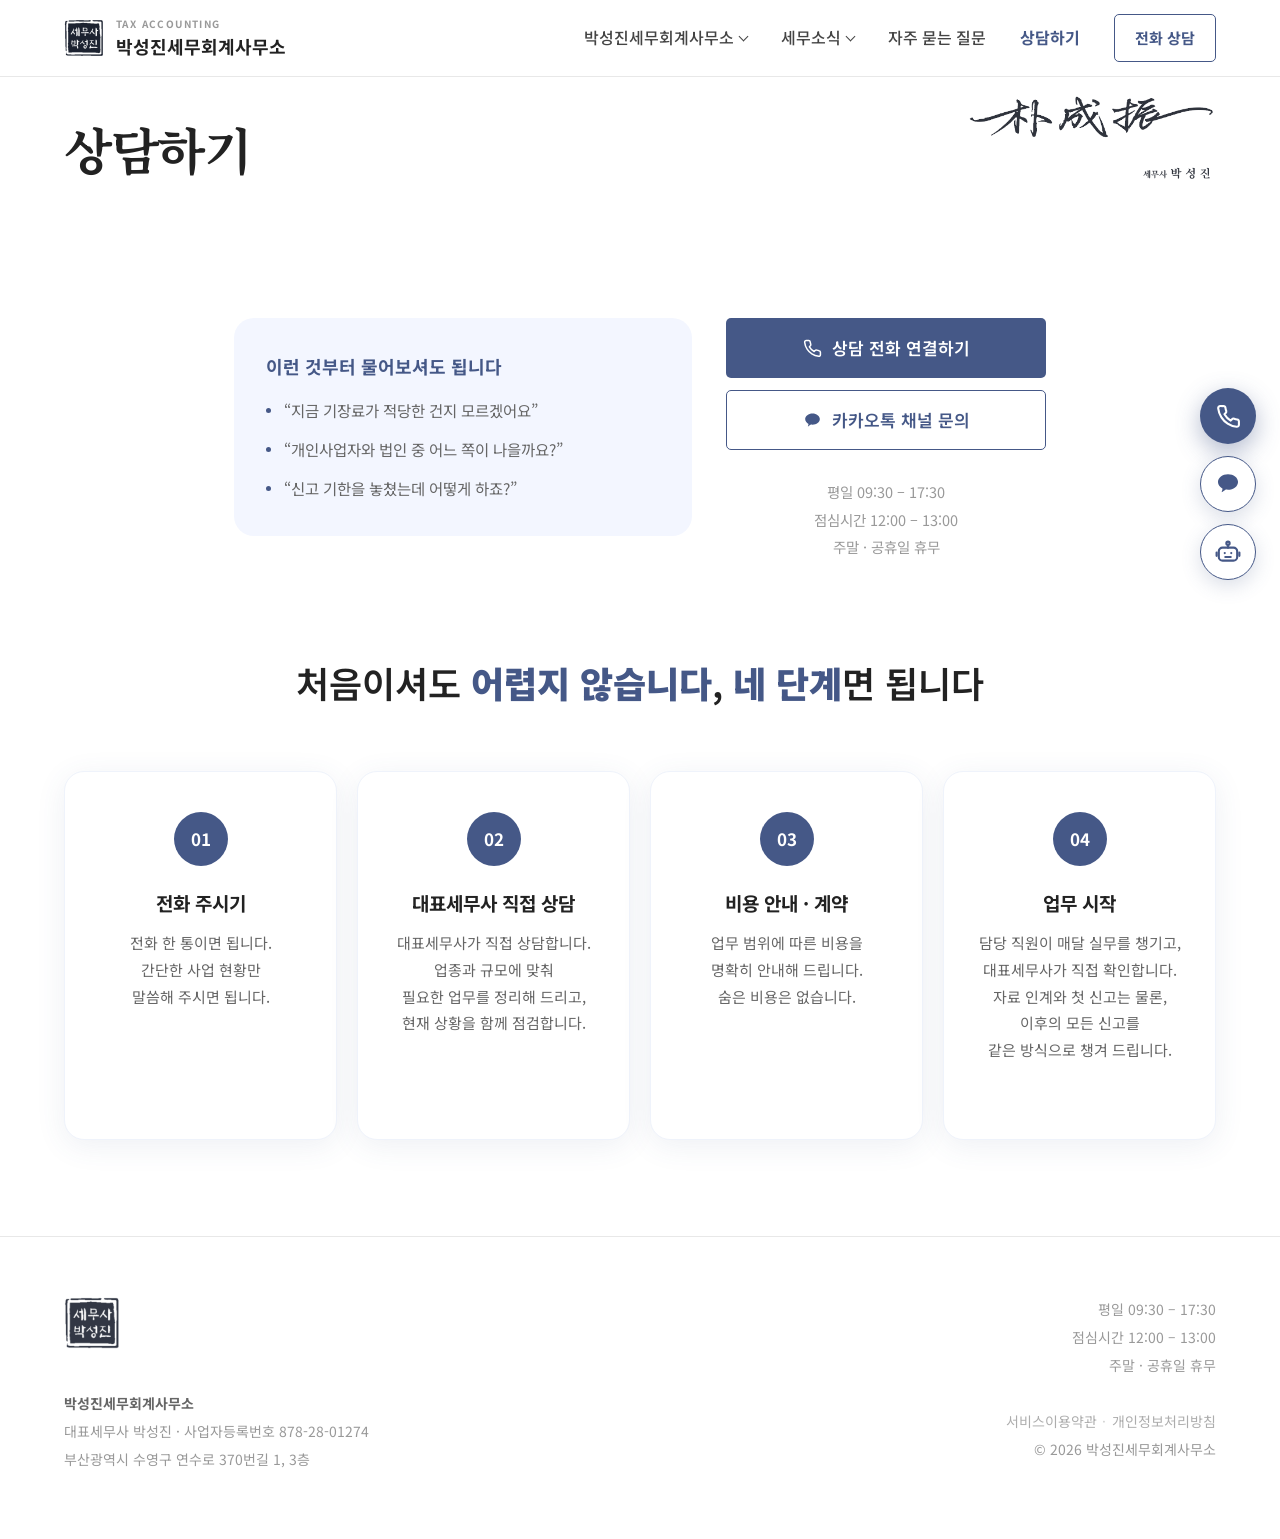
<file: consult/index.html>
<!DOCTYPE html>
<html lang="ko">
<head>
<meta charset="UTF-8">
<meta name="viewport" content="width=device-width, initial-scale=1">

<title>상담하기 | 박성진세무회계사무소</title>
<meta name="description" content="박성진세무회계사무소 상담 안내. 대표세무사가 직접 상담해 드립니다.">

<link rel="icon" type="image/png" href="../office-logo.png">
<link rel="apple-touch-icon" href="../office-logo.png">

<link rel="preconnect" href="https://fonts.googleapis.com">
<link rel="preconnect" href="https://fonts.gstatic.com" crossorigin>
<link href="https://fonts.googleapis.com/css2?family=Noto+Sans+KR:wght@400;500;600;700;900&family=Noto+Serif+KR:wght@400;500;600;700&display=swap" rel="stylesheet">

<link rel="stylesheet" href="../style.css">
</head>
<body>
<header class="header">
  <!-- 로고를 누르면 홈(첫 화면)으로 돌아옵니다 -->
  <div class="container">
    <a class="logo" href="../">
      <img src="../office-logo.png" alt="" onerror="this.style.display='none'">
      <span><small>TAX ACCOUNTING</small><b>박성진세무회계사무소</b></span>
    </a>
    <nav class="gnb">
      <div class="has-sub">
        <a href="../about/" class="top">박성진세무회계사무소</a>
        <div class="sub">
          <a href="../about/">사무소 소개</a>
          <a href="../location/">사무소 위치</a>
        </div>
      </div>
      <div class="has-sub">
        <a href="../column/" class="top">세무소식</a>
        <div class="sub">
          <a href="../column/">세무소식</a>
          <a href="../news/">세무뉴스</a>
        </div>
      </div>
      <a href="../faq/">자주 묻는 질문</a>
      <a href="../consult/" class="on">상담하기</a>
      <a class="tel" href="tel:050714318155">전화 상담</a>
      <button class="menu-btn" id="menuBtn" aria-label="메뉴 열기" aria-expanded="false">
        <span></span><span></span><span></span>
      </button>
    </nav>
  </div>

  <!-- 좁은 화면용 메뉴 : 제목을 누르면 아래가 펼쳐집니다 -->
  <nav class="m-menu" id="mMenu">
    <div class="m-group">
      <button class="m-top" type="button" aria-expanded="false">박성진세무회계사무소</button>
      <div class="m-sub">
        <a href="../about/">사무소 소개</a>
        <a href="../location/">사무소 위치</a>
      </div>
    </div>
    <div class="m-group">
      <button class="m-top" type="button" aria-expanded="false">세무소식</button>
      <div class="m-sub">
        <a href="../column/">세무소식</a>
        <a href="../news/">세무뉴스</a>
      </div>
    </div>
    <a href="../faq/">자주 묻는 질문</a>
    <a href="../consult/">상담하기</a>
  </nav>
</header>

<section class="sub-hero">
  <div class="container">
    <h1>상담하기</h1>
    <img class="sign" src="../sign.png" alt="박성진 대표세무사 서명">
  </div>
</section>

<section class="page">
  <div class="narrow">

    <!-- 왼쪽에 물어보셔도 되는 예시, 오른쪽에 바로 연락하는 버튼 -->
    <div class="ask-grid rv">
      <div class="note-box">
        <h3>이런 것부터 물어보셔도 됩니다</h3>
        <ul>
          <li>“지금 기장료가 적당한 건지 모르겠어요”</li>
          <li>“개인사업자와 법인 중 어느 쪽이 나을까요?”</li>
          <li>“신고 기한을 놓쳤는데 어떻게 하죠?”</li>
        </ul>
      </div>
      <div class="ask-act">
        <a class="btn btn-navy ask-btn" href="tel:050714318155">
          <svg class="ico-tel" viewBox="0 0 24 24" aria-hidden="true"><path d="M22 16.9v3a2 2 0 0 1-2.2 2 19.8 19.8 0 0 1-8.6-3.1 19.5 19.5 0 0 1-6-6A19.8 19.8 0 0 1 2.1 4.2A2 2 0 0 1 4.1 2h3a2 2 0 0 1 2 1.7 12.8 12.8 0 0 0 .7 2.8 2 2 0 0 1-.5 2.1L8.1 9.8a16 16 0 0 0 6 6l1.2-1.2a2 2 0 0 1 2.1-.5 12.8 12.8 0 0 0 2.8.7 2 2 0 0 1 1.8 2z"/></svg>
          상담 전화 연결하기</a>
        <!-- 컴퓨터는 채널 홈, 휴대폰은 바로 대화창 (common.js 에서 바꿔 줍니다) -->
        <a class="btn btn-line ask-btn kakao-link" href="http://pf.kakao.com/_nxnSjn" target="_blank" rel="noopener"
           data-pc="http://pf.kakao.com/_nxnSjn" data-mo="http://pf.kakao.com/_nxnSjn/chat">
          <svg class="ico-kakao" viewBox="0 0 24 24" aria-hidden="true"><path d="M12 3C6.9 3 2.75 6.24 2.75 10.23c0 2.55 1.7 4.79 4.26 6.06-.19.69-.68 2.47-.78 2.85-.12.48.18.47.37.34.15-.1 2.4-1.63 3.37-2.29.66.1 1.34.15 2.03.15 5.1 0 9.25-3.24 9.25-7.23S17.1 3 12 3z"/></svg>
          카카오톡 채널 문의</a>
        <p class="ask-hours">평일 09:30 – 17:30<br>점심시간 12:00 – 13:00<br>주말 · 공휴일 휴무</p>
      </div>
    </div>
  </div>

  <!-- 네 단계는 첫 화면과 같은 넓은 폭으로 보여 줍니다 -->
  <div class="container">
    <div class="title_box rv" style="margin-top:96px;">
      <h2>처음이셔도 <span class="nv">어렵지 않습니다</span>, <span class="nv">네 단계</span>면 됩니다</h2>
    </div>

    <div class="steps rv">
      <div class="step">
        <div class="n">01</div>
        <h3>전화 주시기</h3>
        <p>전화 한 통이면 됩니다.<br>간단한 사업 현황만<br>말씀해 주시면 됩니다.</p>
      </div>
      <div class="step">
        <div class="n">02</div>
        <h3>대표세무사 직접 상담</h3>
        <p>대표세무사가 직접 상담합니다.<br>업종과 규모에 맞춰<br>필요한 업무를 정리해 드리고,<br>현재 상황을 함께 점검합니다.</p>
      </div>
      <div class="step">
        <div class="n">03</div>
        <h3>비용 안내 · 계약</h3>
        <p>업무 범위에 따른 비용을<br>명확히 안내해 드립니다.<br>숨은 비용은 없습니다.</p>
      </div>
      <div class="step">
        <div class="n">04</div>
        <h3>업무 시작</h3>
        <p>담당 직원이 매달 실무를 챙기고,<br>대표세무사가 직접 확인합니다.<br>자료 인계와 첫 신고는 물론,<br>이후의 모든 신고를<br>같은 방식으로 챙겨 드립니다.</p>
      </div>
    </div>

  </div>
</section>

<footer>
  <div class="container">
    <p>
      <img class="flogo" src="../office-logo.png" alt="박성진세무회계사무소 로고"><br>
      <b>박성진세무회계사무소</b><br>
      대표세무사 박성진 · 사업자등록번호 878-28-01274<br>
      부산광역시 수영구 연수로 370번길 1, 3층
    </p>
    <p style="text-align:right;">
      평일 09:30 – 17:30<br>
      점심시간 12:00 – 13:00<br>
      주말 · 공휴일 휴무<br><br>
      <span class="fpolicy"><a href="../terms/">서비스이용약관</a><a href="../privacy/">개인정보처리방침</a></span><br>
      © 2026 박성진세무회계사무소
    </p>
  </div>
</footer>

<div class="fab">
  <a class="top-fab" id="topFab" href="#" aria-label="맨 위로" title="맨 위로">
    <svg viewBox="0 0 24 24"><path d="M18 14.5l-6-6-6 6"/></svg>
  </a>
  <a class="call-fab" href="tel:050714318155" aria-label="상담 전화 연결" title="상담 전화 연결">
    <svg viewBox="0 0 24 24"><path d="M22 16.9v3a2 2 0 0 1-2.2 2 19.8 19.8 0 0 1-8.6-3.1 19.5 19.5 0 0 1-6-6A19.8 19.8 0 0 1 2.1 4.2 2 2 0 0 1 4.1 2h3a2 2 0 0 1 2 1.7c.1 1 .3 1.9.7 2.8a2 2 0 0 1-.5 2.1L8.1 9.9a16 16 0 0 0 6 6l1.3-1.3a2 2 0 0 1 2.1-.5c.9.4 1.8.6 2.8.7a2 2 0 0 1 1.7 2z"/></svg>
  </a>
  <!-- 카카오톡 채널 : 컴퓨터는 채널 홈, 휴대폰은 바로 대화창 (common.js 에서 바꿔 줍니다) -->
  <a class="kakao-fab" href="http://pf.kakao.com/_nxnSjn" target="_blank" rel="noopener"
     data-pc="http://pf.kakao.com/_nxnSjn" data-mo="http://pf.kakao.com/_nxnSjn/chat"
     aria-label="카카오톡 채널 상담" title="카카오톡 채널 상담">
    <svg viewBox="0 0 24 24"><path d="M12 3C6.9 3 2.75 6.24 2.75 10.23c0 2.55 1.7 4.79 4.26 6.06-.19.69-.68 2.47-.78 2.85-.12.48.18.47.37.34.15-.1 2.4-1.63 3.37-2.29.66.1 1.34.15 2.03.15 5.1 0 9.25-3.24 9.25-7.23S17.1 3 12 3z"/></svg>
  </a>
  <!-- ★★ 챗봇 주소를 받으면 아래 # 자리에 넣어주세요 -->
  <a class="bot-fab" href="#" target="_blank" rel="noopener" aria-label="간단 문의 챗봇" title="간단 문의 챗봇">
    <svg viewBox="0 0 24 24">
      <rect x="3.5" y="8" width="17" height="12" rx="3.5"/>
      <path d="M12 8V5.4"/><circle cx="12" cy="3.9" r="1.5"/>
      <path d="M9 13h.01M15 13h.01"/><path d="M9.5 16.6h5"/>
      <path d="M1.5 12.5v3M22.5 12.5v3"/>
    </svg>
  </a>
</div>

<script src="../common.js"></script>
</body>
</html>
</file>
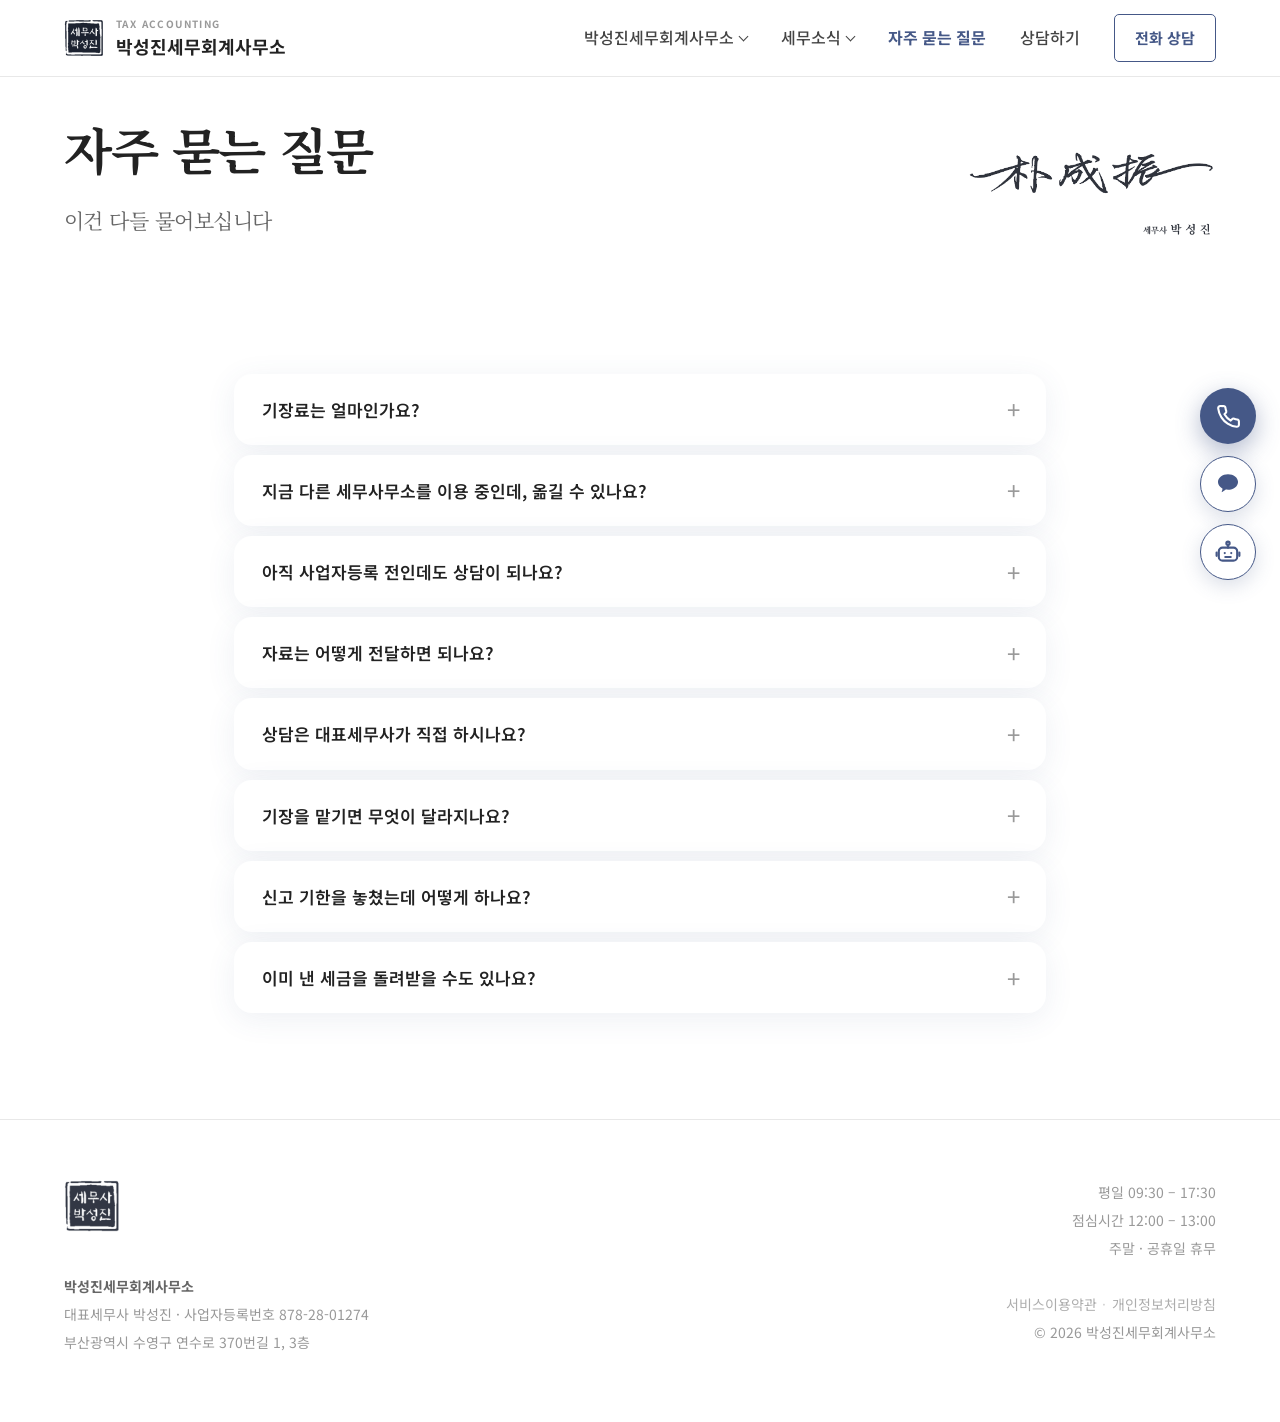
<file: faq/index.html>
<!DOCTYPE html>
<html lang="ko">
<head>
<meta charset="UTF-8">
<meta name="viewport" content="width=device-width, initial-scale=1">

<title>자주 묻는 질문 | 박성진세무회계사무소</title>
<meta name="description" content="기장료, 세무사무소 이전, 사업자등록, 양도소득세 상담 등 자주 주시는 질문을 모았습니다.">

<link rel="icon" type="image/png" href="../office-logo.png">
<link rel="apple-touch-icon" href="../office-logo.png">

<link rel="preconnect" href="https://fonts.googleapis.com">
<link rel="preconnect" href="https://fonts.gstatic.com" crossorigin>
<link href="https://fonts.googleapis.com/css2?family=Noto+Sans+KR:wght@400;500;600;700;900&family=Noto+Serif+KR:wght@400;500;600;700&display=swap" rel="stylesheet">

<link rel="stylesheet" href="../style.css">
</head>
<body>
<header class="header">
  <!-- 로고를 누르면 홈(첫 화면)으로 돌아옵니다 -->
  <div class="container">
    <a class="logo" href="../">
      <img src="../office-logo.png" alt="" onerror="this.style.display='none'">
      <span><small>TAX ACCOUNTING</small><b>박성진세무회계사무소</b></span>
    </a>
    <nav class="gnb">
      <div class="has-sub">
        <a href="../about/" class="top">박성진세무회계사무소</a>
        <div class="sub">
          <a href="../about/">사무소 소개</a>
          <a href="../location/">사무소 위치</a>
        </div>
      </div>
      <div class="has-sub">
        <a href="../column/" class="top">세무소식</a>
        <div class="sub">
          <a href="../column/">세무소식</a>
          <a href="../news/">세무뉴스</a>
        </div>
      </div>
      <a href="../faq/" class="on">자주 묻는 질문</a>
      <a href="../consult/">상담하기</a>
      <a class="tel" href="tel:050714318155">전화 상담</a>
      <button class="menu-btn" id="menuBtn" aria-label="메뉴 열기" aria-expanded="false">
        <span></span><span></span><span></span>
      </button>
    </nav>
  </div>

  <!-- 좁은 화면용 메뉴 : 제목을 누르면 아래가 펼쳐집니다 -->
  <nav class="m-menu" id="mMenu">
    <div class="m-group">
      <button class="m-top" type="button" aria-expanded="false">박성진세무회계사무소</button>
      <div class="m-sub">
        <a href="../about/">사무소 소개</a>
        <a href="../location/">사무소 위치</a>
      </div>
    </div>
    <div class="m-group">
      <button class="m-top" type="button" aria-expanded="false">세무소식</button>
      <div class="m-sub">
        <a href="../column/">세무소식</a>
        <a href="../news/">세무뉴스</a>
      </div>
    </div>
    <a href="../faq/">자주 묻는 질문</a>
    <a href="../consult/">상담하기</a>
  </nav>
</header>

<section class="sub-hero">
  <div class="container">
    <h1>자주 묻는 질문</h1>
    <p>이건 다들 물어보십니다</p>
    <img class="sign" src="../sign.png" alt="박성진 대표세무사 서명">
  </div>
</section>

<section class="page">
  <div class="narrow">
    <div class="faq rv">
      <details>
        <summary>기장료는 얼마인가요?</summary>
        <div class="a">업종, 매출 규모, 직원 수, 필요한 업무 범위에 따라 달라집니다.<br>전화 한 통이면 대략적인 금액을 바로 안내해 드릴 수 있습니다.</div>
      </details>
      <details>
        <summary>지금 다른 세무사무소를 이용 중인데, 옮길 수 있나요?</summary>
        <div class="a">가능합니다. 기존 사무소와의 자료 인계, 홈택스 수임 동의 변경까지 저희가 진행해 드립니다.<br>시기는 언제든 상관없지만, 신고 기간을 피하시면 더 수월합니다.</div>
      </details>
      <details>
        <summary>아직 사업자등록 전인데도 상담이 되나요?</summary>
        <div class="a">물론입니다. 오히려 등록 전에 상담받으시는 편이 좋습니다.<br>개인사업자와 법인 중 무엇이 유리한지, 업종 코드는 어떻게 정할지부터 함께 정리해 드립니다.</div>
      </details>
      <details>
        <summary>자료는 어떻게 전달하면 되나요?</summary>
        <div class="a">카카오톡, 이메일, 방문 중 편하신 방법으로 주시면 됩니다. 매달 어떤 자료가 필요한지 미리 안내해 드리기 때문에, 그대로 보내 주시면 됩니다.</div>
      </details>
      <details>
        <summary>상담은 대표세무사가 직접 하시나요?</summary>
        <div class="a">네. 상담은 박성진 대표세무사가 직접 해 드립니다.<br>계약 후에는 담당 직원이 매달 실무를 챙기고, 신고 건은 대표세무사가 직접 확인합니다.</div>
      </details>
      <details>
        <summary>기장을 맡기면 무엇이 달라지나요?</summary>
        <div class="a">매달 장부가 정리되기 때문에 지금 얼마를 벌고 있고 세금이 얼마쯤 나올지 미리 알 수 있습니다.<br>신고 기한에 쫓기지 않고, 적용 가능한 공제·감면을 놓치는 일을 줄일 수 있습니다.</div>
      </details>
      <details>
        <summary>신고 기한을 놓쳤는데 어떻게 하나요?</summary>
        <div class="a">기한 후 신고가 가능합니다. 늦어질수록 가산세가 늘어나므로 확인되시는 대로 연락 주세요.<br>상황을 보고 가산세를 줄일 수 있는 방법이 있는지 함께 검토해 드립니다.</div>
      </details>
      <details>
        <summary>이미 낸 세금을 돌려받을 수도 있나요?</summary>
        <div class="a">경정청구라는 절차가 있습니다. 법정신고기한이 지난 뒤 5년 이내라면 잘못 낸 세금을 다시 계산해 돌려받을 수 있습니다. 해당되는지부터 확인해 드리겠습니다.</div>
      </details>
    </div>
  </div>
</section>

<footer>
  <div class="container">
    <p>
      <img class="flogo" src="../office-logo.png" alt="박성진세무회계사무소 로고"><br>
      <b>박성진세무회계사무소</b><br>
      대표세무사 박성진 · 사업자등록번호 878-28-01274<br>
      부산광역시 수영구 연수로 370번길 1, 3층
    </p>
    <p style="text-align:right;">
      평일 09:30 – 17:30<br>
      점심시간 12:00 – 13:00<br>
      주말 · 공휴일 휴무<br><br>
      <span class="fpolicy"><a href="../terms/">서비스이용약관</a><a href="../privacy/">개인정보처리방침</a></span><br>
      © 2026 박성진세무회계사무소
    </p>
  </div>
</footer>

<div class="fab">
  <a class="top-fab" id="topFab" href="#" aria-label="맨 위로" title="맨 위로">
    <svg viewBox="0 0 24 24"><path d="M18 14.5l-6-6-6 6"/></svg>
  </a>
  <a class="call-fab" href="tel:050714318155" aria-label="상담 전화 연결" title="상담 전화 연결">
    <svg viewBox="0 0 24 24"><path d="M22 16.9v3a2 2 0 0 1-2.2 2 19.8 19.8 0 0 1-8.6-3.1 19.5 19.5 0 0 1-6-6A19.8 19.8 0 0 1 2.1 4.2 2 2 0 0 1 4.1 2h3a2 2 0 0 1 2 1.7c.1 1 .3 1.9.7 2.8a2 2 0 0 1-.5 2.1L8.1 9.9a16 16 0 0 0 6 6l1.3-1.3a2 2 0 0 1 2.1-.5c.9.4 1.8.6 2.8.7a2 2 0 0 1 1.7 2z"/></svg>
  </a>
  <!-- 카카오톡 채널 : 컴퓨터는 채널 홈, 휴대폰은 바로 대화창 (common.js 에서 바꿔 줍니다) -->
  <a class="kakao-fab" href="http://pf.kakao.com/_nxnSjn" target="_blank" rel="noopener"
     data-pc="http://pf.kakao.com/_nxnSjn" data-mo="http://pf.kakao.com/_nxnSjn/chat"
     aria-label="카카오톡 채널 상담" title="카카오톡 채널 상담">
    <svg viewBox="0 0 24 24"><path d="M12 3C6.9 3 2.75 6.24 2.75 10.23c0 2.55 1.7 4.79 4.26 6.06-.19.69-.68 2.47-.78 2.85-.12.48.18.47.37.34.15-.1 2.4-1.63 3.37-2.29.66.1 1.34.15 2.03.15 5.1 0 9.25-3.24 9.25-7.23S17.1 3 12 3z"/></svg>
  </a>
  <!-- ★★ 챗봇 주소를 받으면 아래 # 자리에 넣어주세요 -->
  <a class="bot-fab" href="#" target="_blank" rel="noopener" aria-label="간단 문의 챗봇" title="간단 문의 챗봇">
    <svg viewBox="0 0 24 24">
      <rect x="3.5" y="8" width="17" height="12" rx="3.5"/>
      <path d="M12 8V5.4"/><circle cx="12" cy="3.9" r="1.5"/>
      <path d="M9 13h.01M15 13h.01"/><path d="M9.5 16.6h5"/>
      <path d="M1.5 12.5v3M22.5 12.5v3"/>
    </svg>
  </a>
</div>

<script src="../common.js"></script>
</body>
</html>
</file>
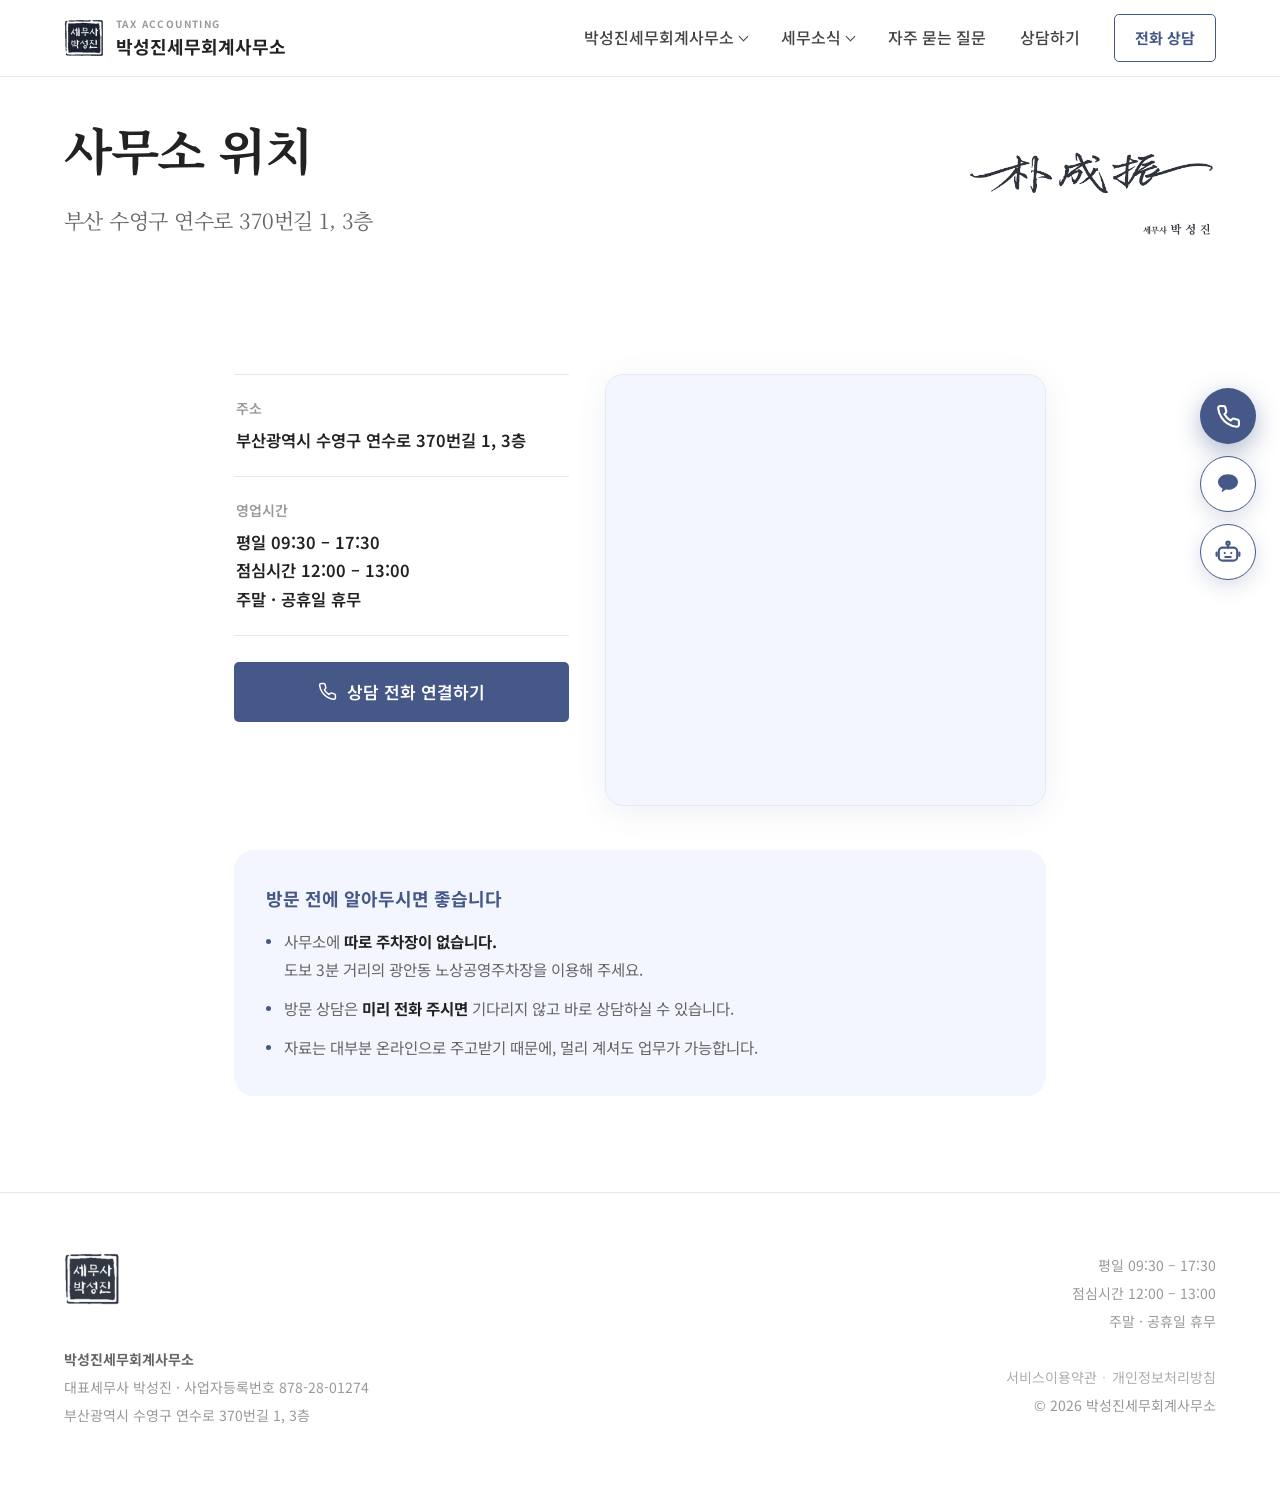
<file: location/index.html>
<!DOCTYPE html>
<html lang="ko">
<head>
<meta charset="UTF-8">
<meta name="viewport" content="width=device-width, initial-scale=1">

<title>사무소 위치 | 박성진세무회계사무소</title>
<meta name="description" content="부산광역시 수영구 연수로 370번길 1, 3층. 박성진세무회계사무소 오시는 길과 영업시간 안내입니다.">

<link rel="icon" type="image/png" href="../office-logo.png">
<link rel="apple-touch-icon" href="../office-logo.png">

<link rel="preconnect" href="https://fonts.googleapis.com">
<link rel="preconnect" href="https://fonts.gstatic.com" crossorigin>
<link href="https://fonts.googleapis.com/css2?family=Noto+Sans+KR:wght@400;500;600;700;900&family=Noto+Serif+KR:wght@400;500;600;700&display=swap" rel="stylesheet">

<link rel="stylesheet" href="../style.css">
</head>
<body>
<header class="header">
  <!-- 로고를 누르면 홈(첫 화면)으로 돌아옵니다 -->
  <div class="container">
    <a class="logo" href="../">
      <img src="../office-logo.png" alt="" onerror="this.style.display='none'">
      <span><small>TAX ACCOUNTING</small><b>박성진세무회계사무소</b></span>
    </a>
    <nav class="gnb">
      <div class="has-sub">
        <a href="../about/" class="top">박성진세무회계사무소</a>
        <div class="sub">
          <a href="../about/">사무소 소개</a>
          <a href="../location/">사무소 위치</a>
        </div>
      </div>
      <div class="has-sub">
        <a href="../column/" class="top">세무소식</a>
        <div class="sub">
          <a href="../column/">세무소식</a>
          <a href="../news/">세무뉴스</a>
        </div>
      </div>
      <a href="../faq/">자주 묻는 질문</a>
      <a href="../consult/">상담하기</a>
      <a class="tel" href="tel:050714318155">전화 상담</a>
      <button class="menu-btn" id="menuBtn" aria-label="메뉴 열기" aria-expanded="false">
        <span></span><span></span><span></span>
      </button>
    </nav>
  </div>

  <!-- 좁은 화면용 메뉴 : 제목을 누르면 아래가 펼쳐집니다 -->
  <nav class="m-menu" id="mMenu">
    <div class="m-group">
      <button class="m-top" type="button" aria-expanded="false">박성진세무회계사무소</button>
      <div class="m-sub">
        <a href="../about/">사무소 소개</a>
        <a href="../location/">사무소 위치</a>
      </div>
    </div>
    <div class="m-group">
      <button class="m-top" type="button" aria-expanded="false">세무소식</button>
      <div class="m-sub">
        <a href="../column/">세무소식</a>
        <a href="../news/">세무뉴스</a>
      </div>
    </div>
    <a href="../faq/">자주 묻는 질문</a>
    <a href="../consult/">상담하기</a>
  </nav>
</header>

<section class="sub-hero">
  <div class="container">
    <h1>사무소 위치</h1>
    <p>부산 수영구 연수로 370번길 1, 3층</p>
    <img class="sign" src="../sign.png" alt="박성진 대표세무사 서명">
  </div>
</section>

<section class="page">
  <div class="narrow">
    <!-- 왼쪽에 안내, 오른쪽에 지도 (좁은 화면에서는 위아래로 쌓입니다) -->
    <div class="loc-grid rv">
      <div class="loc-info">
        <div class="info-list">
          <div class="info-row">
            <span>주소</span>
            <b>부산광역시 수영구 연수로 370번길 1, 3층</b>
          </div>
          <div class="info-row">
            <span>영업시간</span>
            <b>평일 09:30 – 17:30<br>점심시간 12:00 – 13:00<br>주말 · 공휴일 휴무</b>
          </div>
        </div>
        <a class="btn btn-navy loc-call" href="tel:050714318155">
          <svg viewBox="0 0 24 24" aria-hidden="true"><path d="M22 16.9v3a2 2 0 0 1-2.2 2 19.8 19.8 0 0 1-8.6-3.1 19.5 19.5 0 0 1-6-6A19.8 19.8 0 0 1 2.1 4.2 2 2 0 0 1 4.1 2h3 a2 2 0 0 1 2 1.7 12.8 12.8 0 0 0 .7 2.8 2 2 0 0 1-.5 2.1L8.1 9.8a16 16 0 0 0 6 6l1.2-1.2a2 2 0 0 1 2.1-.5 12.8 12.8 0 0 0 2.8.7 2 2 0 0 1 1.8 2z"/></svg>
          상담 전화 연결하기</a>
      </div>
      <div class="loc-map">
        <iframe title="박성진세무회계사무소 위치 지도" loading="lazy"
                referrerpolicy="no-referrer-when-downgrade"
                src="https://www.google.com/maps?q=%EB%B6%80%EC%82%B0%EA%B4%91%EC%97%AD%EC%8B%9C%20%EC%88%98%EC%98%81%EA%B5%AC%20%EC%97%B0%EC%88%98%EB%A1%9C%20370%EB%B2%88%EA%B8%B8%201&amp;output=embed&amp;hl=ko&amp;z=17"></iframe>
      </div>
    </div>

    <div class="note-box rv">
      <h3>방문 전에 알아두시면 좋습니다</h3>
      <ul>
        <li>사무소에 <b>따로 주차장이 없습니다.</b><br>도보 3분 거리의 광안동 노상공영주차장을 이용해 주세요.</li>
        <li>방문 상담은 <b>미리 전화 주시면</b> 기다리지 않고 바로 상담하실 수 있습니다.</li>
        <li>자료는 대부분 온라인으로 주고받기 때문에, 멀리 계셔도 업무가 가능합니다.</li>
      </ul>
    </div>

    <!-- ★★ 대중교통 안내 ★★
         가까운 지하철역·버스정류장을 알려주시면 여기에 넣어 드리겠습니다.
         확인되지 않은 내용을 임의로 적으면 방문하시는 분이 헛걸음하실 수 있어 비워 두었습니다. -->
  </div>
</section>

<footer>
  <div class="container">
    <p>
      <img class="flogo" src="../office-logo.png" alt="박성진세무회계사무소 로고"><br>
      <b>박성진세무회계사무소</b><br>
      대표세무사 박성진 · 사업자등록번호 878-28-01274<br>
      부산광역시 수영구 연수로 370번길 1, 3층
    </p>
    <p style="text-align:right;">
      평일 09:30 – 17:30<br>
      점심시간 12:00 – 13:00<br>
      주말 · 공휴일 휴무<br><br>
      <span class="fpolicy"><a href="../terms/">서비스이용약관</a><a href="../privacy/">개인정보처리방침</a></span><br>
      © 2026 박성진세무회계사무소
    </p>
  </div>
</footer>

<div class="fab">
  <a class="top-fab" id="topFab" href="#" aria-label="맨 위로" title="맨 위로">
    <svg viewBox="0 0 24 24"><path d="M18 14.5l-6-6-6 6"/></svg>
  </a>
  <a class="call-fab" href="tel:050714318155" aria-label="상담 전화 연결" title="상담 전화 연결">
    <svg viewBox="0 0 24 24"><path d="M22 16.9v3a2 2 0 0 1-2.2 2 19.8 19.8 0 0 1-8.6-3.1 19.5 19.5 0 0 1-6-6A19.8 19.8 0 0 1 2.1 4.2 2 2 0 0 1 4.1 2h3a2 2 0 0 1 2 1.7c.1 1 .3 1.9.7 2.8a2 2 0 0 1-.5 2.1L8.1 9.9a16 16 0 0 0 6 6l1.3-1.3a2 2 0 0 1 2.1-.5c.9.4 1.8.6 2.8.7a2 2 0 0 1 1.7 2z"/></svg>
  </a>
  <!-- 카카오톡 채널 : 컴퓨터는 채널 홈, 휴대폰은 바로 대화창 (common.js 에서 바꿔 줍니다) -->
  <a class="kakao-fab" href="http://pf.kakao.com/_nxnSjn" target="_blank" rel="noopener"
     data-pc="http://pf.kakao.com/_nxnSjn" data-mo="http://pf.kakao.com/_nxnSjn/chat"
     aria-label="카카오톡 채널 상담" title="카카오톡 채널 상담">
    <svg viewBox="0 0 24 24"><path d="M12 3C6.9 3 2.75 6.24 2.75 10.23c0 2.55 1.7 4.79 4.26 6.06-.19.69-.68 2.47-.78 2.85-.12.48.18.47.37.34.15-.1 2.4-1.63 3.37-2.29.66.1 1.34.15 2.03.15 5.1 0 9.25-3.24 9.25-7.23S17.1 3 12 3z"/></svg>
  </a>
  <!-- ★★ 챗봇 주소를 받으면 아래 # 자리에 넣어주세요 -->
  <a class="bot-fab" href="#" target="_blank" rel="noopener" aria-label="간단 문의 챗봇" title="간단 문의 챗봇">
    <svg viewBox="0 0 24 24">
      <rect x="3.5" y="8" width="17" height="12" rx="3.5"/>
      <path d="M12 8V5.4"/><circle cx="12" cy="3.9" r="1.5"/>
      <path d="M9 13h.01M15 13h.01"/><path d="M9.5 16.6h5"/>
      <path d="M1.5 12.5v3M22.5 12.5v3"/>
    </svg>
  </a>
</div>

<script src="../common.js"></script>
</body>
</html>
</file>
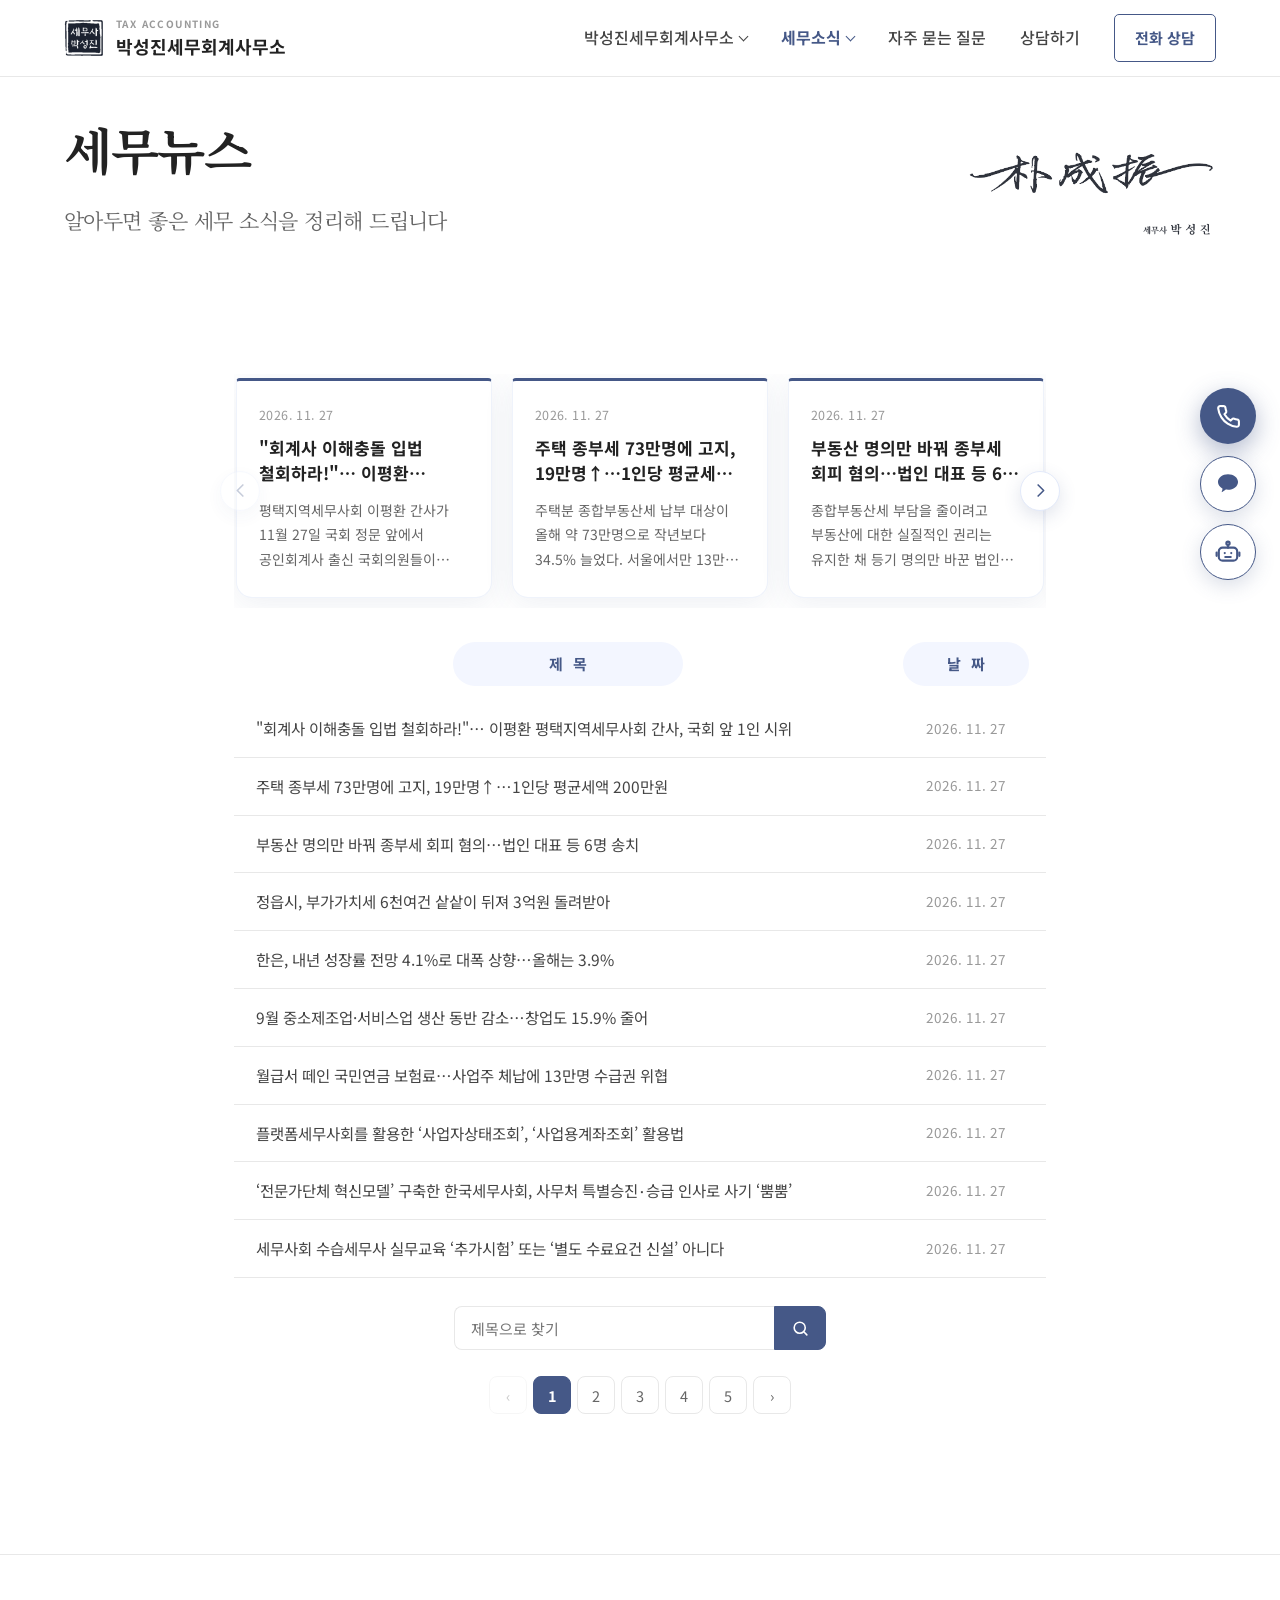
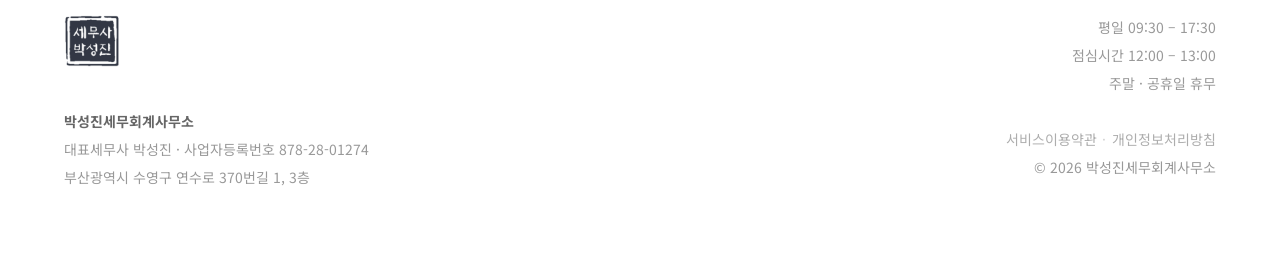
<file: news/index.html>
<!DOCTYPE html>
<html lang="ko">
<head>
<meta charset="UTF-8">
<meta name="viewport" content="width=device-width, initial-scale=1">

<title>세무뉴스 | 박성진세무회계사무소</title>
<meta name="description" content="세법 개정과 신고 기한 등 사업하시는 분들이 알아두면 좋은 세무 소식을 정리해 드립니다.">

<link rel="icon" type="image/png" href="../office-logo.png">
<link rel="apple-touch-icon" href="../office-logo.png">

<link rel="preconnect" href="https://fonts.googleapis.com">
<link rel="preconnect" href="https://fonts.gstatic.com" crossorigin>
<link href="https://fonts.googleapis.com/css2?family=Noto+Sans+KR:wght@400;500;600;700;900&family=Noto+Serif+KR:wght@400;500;600;700&display=swap" rel="stylesheet">

<link rel="stylesheet" href="../style.css">
</head>
<body>
<header class="header">
  <!-- 로고를 누르면 홈(첫 화면)으로 돌아옵니다 -->
  <div class="container">
    <a class="logo" href="../">
      <img src="../office-logo.png" alt="" onerror="this.style.display='none'">
      <span><small>TAX ACCOUNTING</small><b>박성진세무회계사무소</b></span>
    </a>
    <nav class="gnb">
      <div class="has-sub">
        <a href="../about/" class="top">박성진세무회계사무소</a>
        <div class="sub">
          <a href="../about/">사무소 소개</a>
          <a href="../location/">사무소 위치</a>
        </div>
      </div>
      <div class="has-sub">
        <a href="../column/" class="top on">세무소식</a>
        <div class="sub">
          <a href="../column/">세무소식</a>
          <a href="../news/">세무뉴스</a>
        </div>
      </div>
      <a href="../faq/">자주 묻는 질문</a>
      <a href="../consult/">상담하기</a>
      <a class="tel" href="tel:050714318155">전화 상담</a>
      <button class="menu-btn" id="menuBtn" aria-label="메뉴 열기" aria-expanded="false">
        <span></span><span></span><span></span>
      </button>
    </nav>
  </div>

  <!-- 좁은 화면용 메뉴 : 제목을 누르면 아래가 펼쳐집니다 -->
  <nav class="m-menu" id="mMenu">
    <div class="m-group">
      <button class="m-top" type="button" aria-expanded="false">박성진세무회계사무소</button>
      <div class="m-sub">
        <a href="../about/">사무소 소개</a>
        <a href="../location/">사무소 위치</a>
      </div>
    </div>
    <div class="m-group">
      <button class="m-top" type="button" aria-expanded="false">세무소식</button>
      <div class="m-sub">
        <a href="../column/">세무소식</a>
        <a href="../news/">세무뉴스</a>
      </div>
    </div>
    <a href="../faq/">자주 묻는 질문</a>
    <a href="../consult/">상담하기</a>
  </nav>
</header>

<section class="sub-hero">
  <div class="container">
    <h1>세무뉴스</h1>
    <p>알아두면 좋은 세무 소식을 정리해 드립니다</p>
    <img class="sign" src="../sign.png" alt="박성진 대표세무사 서명">
  </div>
</section>

<section class="page">
  <div class="narrow">

    <!-- ================= 세무사신문 새 소식 =================
         한국세무사회 「세무사신문」에서 자동으로 받아옵니다.
         제목을 누르면 세무사신문 원문으로 이동합니다.
         아래 '여기부터 자동 ~ 여기까지 자동' 사이는 하루 두 번 자동으로 바뀌니
         손으로 고치지 말아 주세요. -->
    <div class="news-box rv">
      <!-- 카드 슬라이드 : 가장 최근 기사 -->
      <div class="nc-wrap">
        <button class="nc-arrow prev" id="ncPrev" type="button" aria-label="이전 기사">
          <svg viewBox="0 0 24 24"><path d="M15 5l-7 7 7 7"/></svg>
        </button>
        <div class="nc-track" id="ncTrack">
          <!-- 카드 여기부터 자동 -->
          <a class="nc" href="https://webzine.kacta.or.kr/news/articleView.html?idxno=26441" data-title="&quot;회계사 이해충돌 입법 철회하라!&quot;… 이평환 평택지역세무사회 간사, 국회 앞 1인 시위" data-date="2026. 11. 27" data-body="평택지역세무사회 이평환 간사가 11월 27일 국회 정문 앞에서 공인회계사 출신 국회의원들이 발의한 「공인회계사법 개정안」과 「회계기본법 제정안」의 철회를 촉구하는 릴레이 1인 시위에 나섰다.&#10;&#10;&#10;&#10;평택지역세무사회는 해당 법안 심사를 담당하는 국회 정무위원회 법안심사제1소위원회 소속 김현정 의원(더불어민주당·경기 평택시병)의 지역구이다.&#10;&#10;&#10;&#10;공인회계사 출신 유동수 의원(더불어민주당·인천 계양구갑)이 발의한 「공인회계사법 개정안」은 세무전문가인 세무사가 아닌 공인회계사에게 세무전문가의 지위를 부여하고 회계 인증업무를 독점하도록 하는 한편, 세무사의 직무를 공인회계사의 업무에 포함시켜 세무사 제도를 폐기시키는 법안이다.&#10;&#10;&#10;&#10;「회계기본법 제정안」 또한 공인회계사 출신 최은석 의원(국민의힘·대구 동구·군위군갑), 박찬대 전 의원(더불어민주당·인천 연수구갑, 발의 당시)이 발의한 법안으로 회계투명성을 명분으로 모든 경제주체에 공인회계사의 회계감사 인증을 받도록 해 국민에게 비용 부담을 전가하고 국민의 선택권을 제한하는 내용을 담고 있다.&#10;&#10;&#10;&#10;김웅희(법제협력실)">
            <span class="nc-date">2026. 11. 27</span>
            <strong class="nc-title">&quot;회계사 이해충돌 입법 철회하라!&quot;… 이평환 평택지역세무사회 간사, 국회 앞 1인 시위</strong>
            <span class="nc-sum">평택지역세무사회 이평환 간사가 11월 27일 국회 정문 앞에서 공인회계사 출신 국회의원들이 발의한 「공인회계사법 개정안」과 「회계기본법 제정안」의 철회를 촉구하는 릴레이…</span>
          </a>
          <a class="nc" href="https://webzine.kacta.or.kr/news/articleView.html?idxno=26440" data-title="주택 종부세 73만명에 고지, 19만명↑…1인당 평균세액 200만원" data-date="2026. 11. 27" data-body="주택분 종합부동산세 납부 대상이 올해 약 73만명으로 작년보다 34.5% 늘었다. 서울에서만 13만명 넘게 증가했다.&#10;&#10;&#10;&#10;서울을 중심으로 수도권 집값이 급등한 영향으로 보인다.&#10;&#10;&#10;&#10;주택분 종부세 고지 인원과 전체 세액은 2022년 이후 가장 많은 수준이며, 개인 1인당 주택분 종부세 평균 세액도 200만원에 육박했다.&#10;&#10;&#10;&#10;재정경제부는 26일 이런 내용의 &#x27;2026년도 종합부동산세 고지&#x27; 내용을 발표했다. 국세청이 종부세 납세 의무자에게 납부고지서와 안내문을 발송하는 시점에 맞춰 전체 윤곽을 제시하는 것이다.&#10;&#10;&#10;&#10;올해 주택분 종부세는 72만6천명이 고지받았다. 작년(54만명)보다 18만7천명(34.5%) 증가했다.&#10;&#10;&#10;&#10;국가데이터처 주택소유통계 기준으로 2025년 전체 주택보유자(개인) 1천630만6천명의 약 4.5%에 해당하는 규모다.&#10;&#10;&#10;&#10;주택분 종부세 과세 인원은 2019년 51만7천명에서 가파르게 늘며 2022년 119만5천명까지 늘었다. 이후 정부가 공정시장가액비율 등을 낮추면서 2023년 41만명선으로 쪼그라들었다가 점차 늘어나는 추세다.&#10;&#10;&#10;&#10;올해 주택분 고지세액은 2조3천억원으로 1년새 6천억원(35.3%) 증가했다.&#10;&#10;&#10;&#10;인원·세액 기준 모두 2022년(119만5천명·3조3천억원) 이후 최대치다.&#10;&#10;&#10;&#10;재경부는 &quot;올해는 종부세 제도에 큰 변화가 없었다&quot;며 &quot;종부세 증가는 시장 요인에 기인하는 것으로 분석된다&quot;고 밝혔다.&#10;&#10;&#10;&#10;올해 공동주택 공시가격은 전년보다 9.1% 상승했다. 특히 서울은 18.6% 상승했고, 경기도 6.4% 올랐다.&#10;&#10;&#10;&#10;&#10;&#10;&#10;&#10;지역별로 서울의 주택분 종부세 고지 인원이 45만9천명으로 전년보다 13만1천명(40.1%) 늘며, 전국 17개 광역지자체 중에서 가장 높은 증가율을 기록했다.&#10;&#10;&#10;&#10;이어 경기가 36.8% 증가(11만3천명→15만5천명)했다.&#10;&#10;&#10;&#10;전체 주택분 과세 인원 가운데 서울 지역이 차지하는 비중은 63.2%에 달한다. 인천·경기까지 포함하면 수도권 대상자가 전체 주택분 종부세의 86.3%를 차지한다.&#10;&#10;&#10;&#10;세부적으로 1세대 1주택자의 주택분 종합부동산세 고지 인원은 23만1천명으로, 작년보다 8만명(53.0%) 증가했다. 총 고지세액은 3천660억원으로 1천981억원(118.0%) 급증했다.&#10;&#10;&#10;&#10;다주택자는 43만8천명으로 작년 고지 인원보다 10만8천명(32.8%) 늘었다. 고지세액은 3천631억원(60.1%) 증가한 9천670억원이다.&#10;&#10;&#10;&#10;&#10;&#10;&#10;&#10;주택분 종부세가 매겨지는 개인 1인당 평균 세액은 199만4천원으로 집계됐다.&#10;&#10;&#10;&#10;지난해 고지분 평균 세액인 160만6천원과 비교해 38만8천원(24.1%)이 늘어나며 2021년(364만7천원) 이후 가장 많았다.&#10;&#10;&#10;&#10;1세대 1주택자 1인당 평균 세액은 158만6천원이다. 47만2천원(42.4%) 늘어 자료상 관련 통계가 확인되는 2017년 이후 최고치를 기록했다.&#10;&#10;&#10;&#10;집값이 크게 상승했던 2021년(152만9천원)보다도 높았다.&#10;&#10;&#10;&#10;법인의 주택분 종부세는 5만8천명에 고지돼 지난해보다 약 1천474명(2.5%) 감소했다.&#10;&#10;&#10;&#10;고지서를 받은 후에 합산배제 등 특례 신청을 하는 경우가 많은 점을 고려할 때, 법인의 최종 결정 인원·세액은 고지 때보다 감소할 것으로 예상된다고 재경부는 설명했다.&#10;&#10;&#10;&#10;토지분 종부세는 11만3천명이 고지받았다. 지난해보다 4천명(3.4%) 증가했다. 고지세액은 1천억원(3.4%) 늘어난 3조7천억원이다.&#10;&#10;&#10;&#10;주택분과 토지분을 합산한 전체 종부세액은 81만7천명에게 6조원이 고지됐다. 작년보다 고지 인원은 18만8천명(30.0%), 고지세액은 7천억원(13.7%) 증가한 수준이다.&#10;&#10;&#10;&#10;내년에는 추가 집값 상승에 따라 종부세 고지 인원·세액이 늘어날 여지가 있지만 정부는 현재 추진 중인 세제 개편안에서 1세대 1주택자 기본공제를 확대하고 있다고 설명했다.&#10;&#10;&#10;&#10;올해 고지된 종부세는 다음 달 15일까지 납부해야 한다.">
            <span class="nc-date">2026. 11. 27</span>
            <strong class="nc-title">주택 종부세 73만명에 고지, 19만명↑…1인당 평균세액 200만원</strong>
            <span class="nc-sum">주택분 종합부동산세 납부 대상이 올해 약 73만명으로 작년보다 34.5% 늘었다. 서울에서만 13만명 넘게 증가했다.서울을 중심으로 수도권 집값이 급등한 영향으로 보인다.…</span>
          </a>
          <a class="nc" href="https://webzine.kacta.or.kr/news/articleView.html?idxno=26439" data-title="부동산 명의만 바꿔 종부세 회피 혐의…법인 대표 등 6명 송치" data-date="2026. 11. 27" data-body="종합부동산세 부담을 줄이려고 부동산에 대한 실질적인 권리는 유지한 채 등기 명의만 바꾼 법인 대표 등이 공소청에 넘겨졌다.&#10;&#10;&#10;&#10;&#10;&#10;&#10;&#10;경기 안산단원경찰서는 부동산 실권리자명의 등기에 관한 법률 위반 혐의로 법인 대표 등 6명을 불구속 송치했다고 27일 밝혔다.&#10;&#10;&#10;&#10;이들은 2022년께부터 올해 6월까지 자신이 운영하는 법인이나 개인이 소유한 부동산의 등기 명의를 본인이나 가족 명의로 바꾸고 명의신탁 약정을 체결한 혐의를 받는다.&#10;&#10;&#10;&#10;안산시 단원구청은 올해 6월 관내 아파트와 토지 등을 대상으로 조사를 벌여 조세 회피 목적의 명의신탁을 한 것으로 의심되는 사례를 확인하고 경찰에 수사를 의뢰했다.&#10;&#10;&#10;&#10;경찰 조사 결과 이들은 신탁계약을 체결하면서 실제 소유자가 부동산에 대한 권리를 그대로 보유하도록 하고, 명의를 넘겨받은 사람에게는 관리·처분 권한을 주지 않은 것으로 파악됐다.&#10;&#10;&#10;&#10;경찰은 이런 방식으로 종부세 부담을 50~70%가량 줄일 수 있다고 설명했다.&#10;&#10;&#10;&#10;다만 이번 사건에서 실제로 줄어든 세액은 아직 파악되지 않았다. 경찰은 수사 결과를 국세청에 통보할 예정이다.&#10;&#10;&#10;&#10;앞서 대법원은 지난 1월 별도의 취득세 사건에서, 실제 소유자가 부동산에 대한 권리를 그대로 갖고 명의를 넘겨받은 사람에게 관리·처분 권한을 전혀 주지 않았다면 계약 이름이 &#x27;신탁&#x27;이더라도 신탁법상 신탁으로 볼 수 없다고 판단했다. 부동산실명법은 명의신탁 약정을 무효로 규정한다.">
            <span class="nc-date">2026. 11. 27</span>
            <strong class="nc-title">부동산 명의만 바꿔 종부세 회피 혐의…법인 대표 등 6명 송치</strong>
            <span class="nc-sum">종합부동산세 부담을 줄이려고 부동산에 대한 실질적인 권리는 유지한 채 등기 명의만 바꾼 법인 대표 등이 공소청에 넘겨졌다.경기 안산단원경찰서는 부동산 실권리자명의 등기에…</span>
          </a>
          <a class="nc" href="https://webzine.kacta.or.kr/news/articleView.html?idxno=26438" data-title="정읍시, 부가가치세 6천여건 샅샅이 뒤져 3억원 돌려받아" data-date="2026. 11. 27" data-body="전북 정읍시는 지난해 부가가치세 내역을 전면 재검토하고 경정청구를 진행해 3억여원을 환급받았다고 27일 밝혔다.&#10;&#10;&#10;부가가치세 법령상 국가나 지방자치단체가 공급하는 재화·용역은 원칙적으로 면세 대상이다.&#10;&#10;&#10;다만 민간 사업자와의 과세 형평성을 위해 부동산 임대업과 숙박업, 음식점업, 스포츠시설 운영업 등 일부 업종은 과세사업으로 규정돼 시설 조성·운영 과정에서 부담한 매입세액을 공제받을 수 있다.&#10;&#10;&#10;시 세정과는 올해 초부터 각종 과세사업과 공공시설물 운영 과정에서 지출한 부가가치세 내역 6천여건을 원점에서 다시 들여다봤다.&#10;&#10;&#10;법령 해석 변화와 과세·면세 사업을 함께 운영하는 경우의 공제 비율 등을 정밀 분석한 뒤 정읍세무서에 증빙자료와 공제 근거를 적극 소명해 3억여원의 환급 결정을 끌어냈다.&#10;&#10;&#10;특히 세정과 담당 공무원이 외부 세무 대리인을 선임하지 않고 법리 검토부터 경정청구까지 직접 수행해 수수료 약 2천만원도 절감했다.&#10;&#10;&#10;이학수 시장은 &quot;직원들의 꼼꼼한 세원 분석과 끈질긴 노력 덕분에 일궈낸 값진 결실&quot;이라며 &quot;어렵게 확보한 소중한 자주재원인 만큼 현안 해결과 시민 삶의 질을 높이는 복지 예산으로 알차게 활용하겠다&quot;고 말했다.">
            <span class="nc-date">2026. 11. 27</span>
            <strong class="nc-title">정읍시, 부가가치세 6천여건 샅샅이 뒤져 3억원 돌려받아</strong>
            <span class="nc-sum">전북 정읍시는 지난해 부가가치세 내역을 전면 재검토하고 경정청구를 진행해 3억여원을 환급받았다고 27일 밝혔다. 부가가치세 법령상 국가나 지방자치단체가 공급하는 재화·용역…</span>
          </a>
          <a class="nc" href="https://webzine.kacta.or.kr/news/articleView.html?idxno=26437" data-title="한은, 내년 성장률 전망 4.1%로 대폭 상향…올해는 3.9%" data-date="2026. 11. 27" data-body="한국은행이 내년 한국 경제성장률 전망치를 기존 2.9%에서 4.1%로 대폭 상향 조정했다.&#10;&#10;&#10;올해 경제성장률 전망치는 기존 3.3%에서 3.9%로 높였다.&#10;&#10;&#10;한은은 26일 발표한 수정 경제전망에서 내년 성장률 전망치를 기존 2.9%에서 4.1%로 1.2%p 상향 조정했다. &#10;&#10;&#10;전망대로 된다면 2021년(4.7%) 이후 처음으로 4%대 성장하는 것이다. &#10;&#10;&#10;한은은 내년 성장률 전망치를 작년 11월 1.9%로 처음 제시한 뒤 지난 2월 1.8%로 낮췄다가 5월 2.1%, 8월 2.9%로 상향 조정한 데 이어 이번에는 3%대를 건너뛰고 4%대로 올렸다. &#10;&#10;&#10;내년 성장률 전망치 상향 조정 폭은 한은이 이듬해 경제성장률 전망을 시작한 2008년 12월 이후 최대치다. &#10;&#10;&#10;직전 최대치는 글로벌 금융위기 직후인 2009년 12월로, 당시 한은은 이듬해 성장률 전망치를 3.6%에서 4.6%로 1.0%p 높였다.&#10;&#10;&#10;코로나19 사태 이후 경기 회복이 본격화하던 2021년 5월에는 당해 연도 성장률 전망치를 3.0%에서 4.0%로 1.0%p 올린 바 있다. &#10;&#10;&#10;한은의 내년 성장률 전망치는 이달 들어 전망치를 크게 높인 국내외 주요기관과 비교해서도 가장 높은 수준이다.&#10;&#10;&#10;이달 국제통화기금(IMF)은 내년 한국 경제성장률 전망치를 2.8%에서 3.3%로 올렸고, 한국개발연구원(KDI)은 &#x27;2026년 하반기 경제전망&#x27;에서 내년 성장률 전망치를 2.2%에서 3.9%로 높였다.&#10;&#10;&#10;내년 성장률 상향은 반도체 수출 호조가 내년에도 이어지는 가운데 반도체 호황의 효과가 시차를 두고 내수에도 파급될 것으로 예상한 것으로 풀이된다.&#10;&#10;&#10;올해 반도체 가격이 큰 폭으로 오르면서 내년 실질 GDP 산출 과정에서 반도체 산업이 차지하는 가중치가 높아지는 점도 반영된 것으로 보인다.&#10;&#10;&#10;반도체 수출 물량이 같은 폭으로 늘더라도 전체 경제성장률을 끌어올리는 효과가 올해보다 커지는 것이다.&#10;&#10;&#10;한은은 올해 실질 국내총생산(GDP) 성장률은 3.9%로 지난 8월 전망치보다 0.6%포인트(p) 올렸다. &#10;&#10;&#10;성장률 상향은 반도체 수출 호조에 힘입어 올해 경제 성장세가 당초 예상보다 강한 것을 고려한 것으로 보인다.&#10;&#10;&#10;올해 3분기 GDP 성장률은 1.0%(전 분기 대비)로 전망치(0.3%)의 세 배를 웃돌았다. 10월 수출액은 1천152억8천만달러로 작년 동기보다 93.7% 증가했다. 11월 1∼20일 수출액도 774억달러로, 지난해 같은 기간보다 101.5% 증가해 역대 최대 규모를 경신했다. &#10;&#10;&#10;한은은 올해 연간 성장률 전망치를 1.8%(2024년 11월)로 처음 제시한 뒤 지난해 5월 1.6%로 낮췄다가 지난해 11월 1.8%, 올해 2월 2.0%, 5월 2.6%, 8월 3.3%로 연속해서 올려왔다. &#10;&#10;&#10;이번 한은 전망치는 한국개발연구원(KDI·3.8%), 경제협력개발기구(OECD·3.7%) 등 국내외 기관 전망치보다 높고, 국제통화기금(IMF·3.9%)과 같은 수준이다. 주요 투자은행(IB) 8곳의 지난달 말 평균 전망치인 3.7%보다도 높다. &#10;&#10;&#10;한은은 올해 소비자물가 상승률 전망치는 기존 2.7%로 유지하고, 내년 전망치는 2.3%에서 2.4%로 0.1%p 높였다.&#10;&#10;&#10;견조한 경제성장세가 이어지면서 수요 측 물가 상승 압력도 당초 예상보다 커질 것으로 판단한 것으로 보인다.&#10;&#10;&#10;2028년 전망치는 2.1%로 제시했다.">
            <span class="nc-date">2026. 11. 27</span>
            <strong class="nc-title">한은, 내년 성장률 전망 4.1%로 대폭 상향…올해는 3.9%</strong>
            <span class="nc-sum">한국은행이 내년 한국 경제성장률 전망치를 기존 2.9%에서 4.1%로 대폭 상향 조정했다. 올해 경제성장률 전망치는 기존 3.3%에서 3.9%로 높였다. 한은은 26일 발…</span>
          </a>
          <a class="nc" href="https://webzine.kacta.or.kr/news/articleView.html?idxno=26436" data-title="9월 중소제조업·서비스업 생산 동반 감소…창업도 15.9% 줄어" data-date="2026. 11. 27" data-body="지난 9월 중소기업의 제조업과 서비스업 생산이 동반 감소하고 창업기업 수도 15% 넘게 줄어들면서 경기 회복세가 약해지고 있는 것으로 나타났다.&#10;&#10;&#10;중소벤처기업연구원이 27일 발표한 &#x27;KOSI 중소기업 동향&#x27; 11월호에 따르면 지난 9월 중소제조업 생산은 지난해 같은 달보다 4.9% 감소했다.&#10;&#10;&#10;조업일수가 지난해 9월 24일에서 올해 9월 21.5일로 줄고 고무·플라스틱과 식료품 등의 업종에서 생산이 감소한 데 따른 것이다.&#10;&#10;&#10;중소제조업 생산은 지난 7월 1.4% 증가했으나 8월 3.7% 감소한 데 이어 9월에 감소폭이 확대됐다.&#10;&#10;&#10;중소서비스업 생산은 도소매업과 협회·수리·개인서비스업, 부동산업 등을 중심으로 0.7% 줄며 감소세로 전환했다.&#10;&#10;&#10;10월 중소기업(300인 미만 사업체) 취업자는 2천570만8천명으로 1년 전보다 6만6천명 늘었으나 증가폭은 전월(6만9천명)보다 축소됐다.&#10;&#10;&#10;사업체 규모별로 보면 1∼4인 사업체 취업자는 1천11만5천명으로 9만5천명 증가한 반면 5∼299인 사업체 취업자는 1천559만4천명으로 2만7천명 감소했다.&#10;&#10;&#10;9월 창업기업 수는 8만2천557개로 작년 동월보다 15.9% 감소했다.&#10;&#10;&#10;업종별로 서비스업(-16.4%), 제조업(-16.2%), 건설업(-12.8%) 모두 줄었으며 연령별로도 30세 미만(-17.6%), 30대(-17.5%), 40대(-16.3%) 등 모든 연령대에서 감소했다.&#10;&#10;&#10;기술기반업종 창업기업도 1만8천191개로 0.3% 줄었다.&#10;&#10;&#10;11월 중소기업 경기전망지수(SBHI)는 81.5로 지난해 같은 달보다 4.0포인트 상승했으나 소상공인 경기전망지수(BSI)는 88.5로 2.2포인트 하락했다.&#10;&#10;&#10;10월 중소기업 경기실적지수는 79.0으로 7.2포인트 상승한 반면 소상공인과 전통시장의 경기체감지수는 추석 시점 차이 등으로 각각 5.9포인트, 13.0포인트 떨어진 73.2와 65.5를 기록했다.&#10;&#10;&#10;중기연은 중소제조업과 서비스업 생산이 동반 감소하고 고용 증가폭 축소와 창업 감소가 이어지는 등 경기 회복세가 약해지는 가운데 대출금리 상승으로 자금 부담도 커질 우려가 있다고 진단했다.&#10;&#10;&#10;이어 중소기업의 생산·고용 여력이 약화하지 않도록 금리 부담 완화와 내수 활력 제고를 위한 방안이 필요하다고 지적했다.">
            <span class="nc-date">2026. 11. 27</span>
            <strong class="nc-title">9월 중소제조업·서비스업 생산 동반 감소…창업도 15.9% 줄어</strong>
            <span class="nc-sum">지난 9월 중소기업의 제조업과 서비스업 생산이 동반 감소하고 창업기업 수도 15% 넘게 줄어들면서 경기 회복세가 약해지고 있는 것으로 나타났다. 중소벤처기업연구원이 27일…</span>
          </a>
        <!-- 카드 여기까지 자동 -->
        </div>
        <button class="nc-arrow next" id="ncNext" type="button" aria-label="다음 기사">
          <svg viewBox="0 0 24 24"><path d="M9 5l7 7-7 7"/></svg>
        </button>
      </div>

      <div class="news-result" id="newsResult" hidden>
        <span id="newsResultText"></span>
        <button type="button" id="newsReset">전체 목록 보기</button>
      </div>

      <div class="news-thead">
        <span>제목</span>
        <span>날짜</span>
      </div>

      <div class="news-list" id="newsList">
        <!-- 여기부터 자동 -->
        <a class="news-row" href="https://webzine.kacta.or.kr/news/articleView.html?idxno=26441" data-title="&quot;회계사 이해충돌 입법 철회하라!&quot;… 이평환 평택지역세무사회 간사, 국회 앞 1인 시위" data-date="2026. 11. 27" data-body="평택지역세무사회 이평환 간사가 11월 27일 국회 정문 앞에서 공인회계사 출신 국회의원들이 발의한 「공인회계사법 개정안」과 「회계기본법 제정안」의 철회를 촉구하는 릴레이 1인 시위에 나섰다.&#10;&#10;&#10;&#10;평택지역세무사회는 해당 법안 심사를 담당하는 국회 정무위원회 법안심사제1소위원회 소속 김현정 의원(더불어민주당·경기 평택시병)의 지역구이다.&#10;&#10;&#10;&#10;공인회계사 출신 유동수 의원(더불어민주당·인천 계양구갑)이 발의한 「공인회계사법 개정안」은 세무전문가인 세무사가 아닌 공인회계사에게 세무전문가의 지위를 부여하고 회계 인증업무를 독점하도록 하는 한편, 세무사의 직무를 공인회계사의 업무에 포함시켜 세무사 제도를 폐기시키는 법안이다.&#10;&#10;&#10;&#10;「회계기본법 제정안」 또한 공인회계사 출신 최은석 의원(국민의힘·대구 동구·군위군갑), 박찬대 전 의원(더불어민주당·인천 연수구갑, 발의 당시)이 발의한 법안으로 회계투명성을 명분으로 모든 경제주체에 공인회계사의 회계감사 인증을 받도록 해 국민에게 비용 부담을 전가하고 국민의 선택권을 제한하는 내용을 담고 있다.&#10;&#10;&#10;&#10;김웅희(법제협력실)">
          <span class="news-title">&quot;회계사 이해충돌 입법 철회하라!&quot;… 이평환 평택지역세무사회 간사, 국회 앞 1인 시위</span>
          <span class="news-date">2026. 11. 27</span>
        </a>
        <a class="news-row" href="https://webzine.kacta.or.kr/news/articleView.html?idxno=26440" data-title="주택 종부세 73만명에 고지, 19만명↑…1인당 평균세액 200만원" data-date="2026. 11. 27" data-body="주택분 종합부동산세 납부 대상이 올해 약 73만명으로 작년보다 34.5% 늘었다. 서울에서만 13만명 넘게 증가했다.&#10;&#10;&#10;&#10;서울을 중심으로 수도권 집값이 급등한 영향으로 보인다.&#10;&#10;&#10;&#10;주택분 종부세 고지 인원과 전체 세액은 2022년 이후 가장 많은 수준이며, 개인 1인당 주택분 종부세 평균 세액도 200만원에 육박했다.&#10;&#10;&#10;&#10;재정경제부는 26일 이런 내용의 &#x27;2026년도 종합부동산세 고지&#x27; 내용을 발표했다. 국세청이 종부세 납세 의무자에게 납부고지서와 안내문을 발송하는 시점에 맞춰 전체 윤곽을 제시하는 것이다.&#10;&#10;&#10;&#10;올해 주택분 종부세는 72만6천명이 고지받았다. 작년(54만명)보다 18만7천명(34.5%) 증가했다.&#10;&#10;&#10;&#10;국가데이터처 주택소유통계 기준으로 2025년 전체 주택보유자(개인) 1천630만6천명의 약 4.5%에 해당하는 규모다.&#10;&#10;&#10;&#10;주택분 종부세 과세 인원은 2019년 51만7천명에서 가파르게 늘며 2022년 119만5천명까지 늘었다. 이후 정부가 공정시장가액비율 등을 낮추면서 2023년 41만명선으로 쪼그라들었다가 점차 늘어나는 추세다.&#10;&#10;&#10;&#10;올해 주택분 고지세액은 2조3천억원으로 1년새 6천억원(35.3%) 증가했다.&#10;&#10;&#10;&#10;인원·세액 기준 모두 2022년(119만5천명·3조3천억원) 이후 최대치다.&#10;&#10;&#10;&#10;재경부는 &quot;올해는 종부세 제도에 큰 변화가 없었다&quot;며 &quot;종부세 증가는 시장 요인에 기인하는 것으로 분석된다&quot;고 밝혔다.&#10;&#10;&#10;&#10;올해 공동주택 공시가격은 전년보다 9.1% 상승했다. 특히 서울은 18.6% 상승했고, 경기도 6.4% 올랐다.&#10;&#10;&#10;&#10;&#10;&#10;&#10;&#10;지역별로 서울의 주택분 종부세 고지 인원이 45만9천명으로 전년보다 13만1천명(40.1%) 늘며, 전국 17개 광역지자체 중에서 가장 높은 증가율을 기록했다.&#10;&#10;&#10;&#10;이어 경기가 36.8% 증가(11만3천명→15만5천명)했다.&#10;&#10;&#10;&#10;전체 주택분 과세 인원 가운데 서울 지역이 차지하는 비중은 63.2%에 달한다. 인천·경기까지 포함하면 수도권 대상자가 전체 주택분 종부세의 86.3%를 차지한다.&#10;&#10;&#10;&#10;세부적으로 1세대 1주택자의 주택분 종합부동산세 고지 인원은 23만1천명으로, 작년보다 8만명(53.0%) 증가했다. 총 고지세액은 3천660억원으로 1천981억원(118.0%) 급증했다.&#10;&#10;&#10;&#10;다주택자는 43만8천명으로 작년 고지 인원보다 10만8천명(32.8%) 늘었다. 고지세액은 3천631억원(60.1%) 증가한 9천670억원이다.&#10;&#10;&#10;&#10;&#10;&#10;&#10;&#10;주택분 종부세가 매겨지는 개인 1인당 평균 세액은 199만4천원으로 집계됐다.&#10;&#10;&#10;&#10;지난해 고지분 평균 세액인 160만6천원과 비교해 38만8천원(24.1%)이 늘어나며 2021년(364만7천원) 이후 가장 많았다.&#10;&#10;&#10;&#10;1세대 1주택자 1인당 평균 세액은 158만6천원이다. 47만2천원(42.4%) 늘어 자료상 관련 통계가 확인되는 2017년 이후 최고치를 기록했다.&#10;&#10;&#10;&#10;집값이 크게 상승했던 2021년(152만9천원)보다도 높았다.&#10;&#10;&#10;&#10;법인의 주택분 종부세는 5만8천명에 고지돼 지난해보다 약 1천474명(2.5%) 감소했다.&#10;&#10;&#10;&#10;고지서를 받은 후에 합산배제 등 특례 신청을 하는 경우가 많은 점을 고려할 때, 법인의 최종 결정 인원·세액은 고지 때보다 감소할 것으로 예상된다고 재경부는 설명했다.&#10;&#10;&#10;&#10;토지분 종부세는 11만3천명이 고지받았다. 지난해보다 4천명(3.4%) 증가했다. 고지세액은 1천억원(3.4%) 늘어난 3조7천억원이다.&#10;&#10;&#10;&#10;주택분과 토지분을 합산한 전체 종부세액은 81만7천명에게 6조원이 고지됐다. 작년보다 고지 인원은 18만8천명(30.0%), 고지세액은 7천억원(13.7%) 증가한 수준이다.&#10;&#10;&#10;&#10;내년에는 추가 집값 상승에 따라 종부세 고지 인원·세액이 늘어날 여지가 있지만 정부는 현재 추진 중인 세제 개편안에서 1세대 1주택자 기본공제를 확대하고 있다고 설명했다.&#10;&#10;&#10;&#10;올해 고지된 종부세는 다음 달 15일까지 납부해야 한다.">
          <span class="news-title">주택 종부세 73만명에 고지, 19만명↑…1인당 평균세액 200만원</span>
          <span class="news-date">2026. 11. 27</span>
        </a>
        <a class="news-row" href="https://webzine.kacta.or.kr/news/articleView.html?idxno=26439" data-title="부동산 명의만 바꿔 종부세 회피 혐의…법인 대표 등 6명 송치" data-date="2026. 11. 27" data-body="종합부동산세 부담을 줄이려고 부동산에 대한 실질적인 권리는 유지한 채 등기 명의만 바꾼 법인 대표 등이 공소청에 넘겨졌다.&#10;&#10;&#10;&#10;&#10;&#10;&#10;&#10;경기 안산단원경찰서는 부동산 실권리자명의 등기에 관한 법률 위반 혐의로 법인 대표 등 6명을 불구속 송치했다고 27일 밝혔다.&#10;&#10;&#10;&#10;이들은 2022년께부터 올해 6월까지 자신이 운영하는 법인이나 개인이 소유한 부동산의 등기 명의를 본인이나 가족 명의로 바꾸고 명의신탁 약정을 체결한 혐의를 받는다.&#10;&#10;&#10;&#10;안산시 단원구청은 올해 6월 관내 아파트와 토지 등을 대상으로 조사를 벌여 조세 회피 목적의 명의신탁을 한 것으로 의심되는 사례를 확인하고 경찰에 수사를 의뢰했다.&#10;&#10;&#10;&#10;경찰 조사 결과 이들은 신탁계약을 체결하면서 실제 소유자가 부동산에 대한 권리를 그대로 보유하도록 하고, 명의를 넘겨받은 사람에게는 관리·처분 권한을 주지 않은 것으로 파악됐다.&#10;&#10;&#10;&#10;경찰은 이런 방식으로 종부세 부담을 50~70%가량 줄일 수 있다고 설명했다.&#10;&#10;&#10;&#10;다만 이번 사건에서 실제로 줄어든 세액은 아직 파악되지 않았다. 경찰은 수사 결과를 국세청에 통보할 예정이다.&#10;&#10;&#10;&#10;앞서 대법원은 지난 1월 별도의 취득세 사건에서, 실제 소유자가 부동산에 대한 권리를 그대로 갖고 명의를 넘겨받은 사람에게 관리·처분 권한을 전혀 주지 않았다면 계약 이름이 &#x27;신탁&#x27;이더라도 신탁법상 신탁으로 볼 수 없다고 판단했다. 부동산실명법은 명의신탁 약정을 무효로 규정한다.">
          <span class="news-title">부동산 명의만 바꿔 종부세 회피 혐의…법인 대표 등 6명 송치</span>
          <span class="news-date">2026. 11. 27</span>
        </a>
        <a class="news-row" href="https://webzine.kacta.or.kr/news/articleView.html?idxno=26438" data-title="정읍시, 부가가치세 6천여건 샅샅이 뒤져 3억원 돌려받아" data-date="2026. 11. 27" data-body="전북 정읍시는 지난해 부가가치세 내역을 전면 재검토하고 경정청구를 진행해 3억여원을 환급받았다고 27일 밝혔다.&#10;&#10;&#10;부가가치세 법령상 국가나 지방자치단체가 공급하는 재화·용역은 원칙적으로 면세 대상이다.&#10;&#10;&#10;다만 민간 사업자와의 과세 형평성을 위해 부동산 임대업과 숙박업, 음식점업, 스포츠시설 운영업 등 일부 업종은 과세사업으로 규정돼 시설 조성·운영 과정에서 부담한 매입세액을 공제받을 수 있다.&#10;&#10;&#10;시 세정과는 올해 초부터 각종 과세사업과 공공시설물 운영 과정에서 지출한 부가가치세 내역 6천여건을 원점에서 다시 들여다봤다.&#10;&#10;&#10;법령 해석 변화와 과세·면세 사업을 함께 운영하는 경우의 공제 비율 등을 정밀 분석한 뒤 정읍세무서에 증빙자료와 공제 근거를 적극 소명해 3억여원의 환급 결정을 끌어냈다.&#10;&#10;&#10;특히 세정과 담당 공무원이 외부 세무 대리인을 선임하지 않고 법리 검토부터 경정청구까지 직접 수행해 수수료 약 2천만원도 절감했다.&#10;&#10;&#10;이학수 시장은 &quot;직원들의 꼼꼼한 세원 분석과 끈질긴 노력 덕분에 일궈낸 값진 결실&quot;이라며 &quot;어렵게 확보한 소중한 자주재원인 만큼 현안 해결과 시민 삶의 질을 높이는 복지 예산으로 알차게 활용하겠다&quot;고 말했다.">
          <span class="news-title">정읍시, 부가가치세 6천여건 샅샅이 뒤져 3억원 돌려받아</span>
          <span class="news-date">2026. 11. 27</span>
        </a>
        <a class="news-row" href="https://webzine.kacta.or.kr/news/articleView.html?idxno=26437" data-title="한은, 내년 성장률 전망 4.1%로 대폭 상향…올해는 3.9%" data-date="2026. 11. 27" data-body="한국은행이 내년 한국 경제성장률 전망치를 기존 2.9%에서 4.1%로 대폭 상향 조정했다.&#10;&#10;&#10;올해 경제성장률 전망치는 기존 3.3%에서 3.9%로 높였다.&#10;&#10;&#10;한은은 26일 발표한 수정 경제전망에서 내년 성장률 전망치를 기존 2.9%에서 4.1%로 1.2%p 상향 조정했다. &#10;&#10;&#10;전망대로 된다면 2021년(4.7%) 이후 처음으로 4%대 성장하는 것이다. &#10;&#10;&#10;한은은 내년 성장률 전망치를 작년 11월 1.9%로 처음 제시한 뒤 지난 2월 1.8%로 낮췄다가 5월 2.1%, 8월 2.9%로 상향 조정한 데 이어 이번에는 3%대를 건너뛰고 4%대로 올렸다. &#10;&#10;&#10;내년 성장률 전망치 상향 조정 폭은 한은이 이듬해 경제성장률 전망을 시작한 2008년 12월 이후 최대치다. &#10;&#10;&#10;직전 최대치는 글로벌 금융위기 직후인 2009년 12월로, 당시 한은은 이듬해 성장률 전망치를 3.6%에서 4.6%로 1.0%p 높였다.&#10;&#10;&#10;코로나19 사태 이후 경기 회복이 본격화하던 2021년 5월에는 당해 연도 성장률 전망치를 3.0%에서 4.0%로 1.0%p 올린 바 있다. &#10;&#10;&#10;한은의 내년 성장률 전망치는 이달 들어 전망치를 크게 높인 국내외 주요기관과 비교해서도 가장 높은 수준이다.&#10;&#10;&#10;이달 국제통화기금(IMF)은 내년 한국 경제성장률 전망치를 2.8%에서 3.3%로 올렸고, 한국개발연구원(KDI)은 &#x27;2026년 하반기 경제전망&#x27;에서 내년 성장률 전망치를 2.2%에서 3.9%로 높였다.&#10;&#10;&#10;내년 성장률 상향은 반도체 수출 호조가 내년에도 이어지는 가운데 반도체 호황의 효과가 시차를 두고 내수에도 파급될 것으로 예상한 것으로 풀이된다.&#10;&#10;&#10;올해 반도체 가격이 큰 폭으로 오르면서 내년 실질 GDP 산출 과정에서 반도체 산업이 차지하는 가중치가 높아지는 점도 반영된 것으로 보인다.&#10;&#10;&#10;반도체 수출 물량이 같은 폭으로 늘더라도 전체 경제성장률을 끌어올리는 효과가 올해보다 커지는 것이다.&#10;&#10;&#10;한은은 올해 실질 국내총생산(GDP) 성장률은 3.9%로 지난 8월 전망치보다 0.6%포인트(p) 올렸다. &#10;&#10;&#10;성장률 상향은 반도체 수출 호조에 힘입어 올해 경제 성장세가 당초 예상보다 강한 것을 고려한 것으로 보인다.&#10;&#10;&#10;올해 3분기 GDP 성장률은 1.0%(전 분기 대비)로 전망치(0.3%)의 세 배를 웃돌았다. 10월 수출액은 1천152억8천만달러로 작년 동기보다 93.7% 증가했다. 11월 1∼20일 수출액도 774억달러로, 지난해 같은 기간보다 101.5% 증가해 역대 최대 규모를 경신했다. &#10;&#10;&#10;한은은 올해 연간 성장률 전망치를 1.8%(2024년 11월)로 처음 제시한 뒤 지난해 5월 1.6%로 낮췄다가 지난해 11월 1.8%, 올해 2월 2.0%, 5월 2.6%, 8월 3.3%로 연속해서 올려왔다. &#10;&#10;&#10;이번 한은 전망치는 한국개발연구원(KDI·3.8%), 경제협력개발기구(OECD·3.7%) 등 국내외 기관 전망치보다 높고, 국제통화기금(IMF·3.9%)과 같은 수준이다. 주요 투자은행(IB) 8곳의 지난달 말 평균 전망치인 3.7%보다도 높다. &#10;&#10;&#10;한은은 올해 소비자물가 상승률 전망치는 기존 2.7%로 유지하고, 내년 전망치는 2.3%에서 2.4%로 0.1%p 높였다.&#10;&#10;&#10;견조한 경제성장세가 이어지면서 수요 측 물가 상승 압력도 당초 예상보다 커질 것으로 판단한 것으로 보인다.&#10;&#10;&#10;2028년 전망치는 2.1%로 제시했다.">
          <span class="news-title">한은, 내년 성장률 전망 4.1%로 대폭 상향…올해는 3.9%</span>
          <span class="news-date">2026. 11. 27</span>
        </a>
        <a class="news-row" href="https://webzine.kacta.or.kr/news/articleView.html?idxno=26436" data-title="9월 중소제조업·서비스업 생산 동반 감소…창업도 15.9% 줄어" data-date="2026. 11. 27" data-body="지난 9월 중소기업의 제조업과 서비스업 생산이 동반 감소하고 창업기업 수도 15% 넘게 줄어들면서 경기 회복세가 약해지고 있는 것으로 나타났다.&#10;&#10;&#10;중소벤처기업연구원이 27일 발표한 &#x27;KOSI 중소기업 동향&#x27; 11월호에 따르면 지난 9월 중소제조업 생산은 지난해 같은 달보다 4.9% 감소했다.&#10;&#10;&#10;조업일수가 지난해 9월 24일에서 올해 9월 21.5일로 줄고 고무·플라스틱과 식료품 등의 업종에서 생산이 감소한 데 따른 것이다.&#10;&#10;&#10;중소제조업 생산은 지난 7월 1.4% 증가했으나 8월 3.7% 감소한 데 이어 9월에 감소폭이 확대됐다.&#10;&#10;&#10;중소서비스업 생산은 도소매업과 협회·수리·개인서비스업, 부동산업 등을 중심으로 0.7% 줄며 감소세로 전환했다.&#10;&#10;&#10;10월 중소기업(300인 미만 사업체) 취업자는 2천570만8천명으로 1년 전보다 6만6천명 늘었으나 증가폭은 전월(6만9천명)보다 축소됐다.&#10;&#10;&#10;사업체 규모별로 보면 1∼4인 사업체 취업자는 1천11만5천명으로 9만5천명 증가한 반면 5∼299인 사업체 취업자는 1천559만4천명으로 2만7천명 감소했다.&#10;&#10;&#10;9월 창업기업 수는 8만2천557개로 작년 동월보다 15.9% 감소했다.&#10;&#10;&#10;업종별로 서비스업(-16.4%), 제조업(-16.2%), 건설업(-12.8%) 모두 줄었으며 연령별로도 30세 미만(-17.6%), 30대(-17.5%), 40대(-16.3%) 등 모든 연령대에서 감소했다.&#10;&#10;&#10;기술기반업종 창업기업도 1만8천191개로 0.3% 줄었다.&#10;&#10;&#10;11월 중소기업 경기전망지수(SBHI)는 81.5로 지난해 같은 달보다 4.0포인트 상승했으나 소상공인 경기전망지수(BSI)는 88.5로 2.2포인트 하락했다.&#10;&#10;&#10;10월 중소기업 경기실적지수는 79.0으로 7.2포인트 상승한 반면 소상공인과 전통시장의 경기체감지수는 추석 시점 차이 등으로 각각 5.9포인트, 13.0포인트 떨어진 73.2와 65.5를 기록했다.&#10;&#10;&#10;중기연은 중소제조업과 서비스업 생산이 동반 감소하고 고용 증가폭 축소와 창업 감소가 이어지는 등 경기 회복세가 약해지는 가운데 대출금리 상승으로 자금 부담도 커질 우려가 있다고 진단했다.&#10;&#10;&#10;이어 중소기업의 생산·고용 여력이 약화하지 않도록 금리 부담 완화와 내수 활력 제고를 위한 방안이 필요하다고 지적했다.">
          <span class="news-title">9월 중소제조업·서비스업 생산 동반 감소…창업도 15.9% 줄어</span>
          <span class="news-date">2026. 11. 27</span>
        </a>
        <a class="news-row" href="https://webzine.kacta.or.kr/news/articleView.html?idxno=26435" data-title="월급서 떼인 국민연금 보험료…사업주 체납에 13만명 수급권 위협" data-date="2026. 11. 27" data-body="매달 월급에서 국민연금 보험료를 떼이고도 사업주가 이를 납부하지 않아 연금 수급 자격을 잃을 위기에 처한 근로자가 13만명을 넘어섰다.&#10;&#10;&#10;이 가운데 이미 연금을 받을 나이에 도달한 근로자만 1만5천여명에 달한다. 그러나 현행 제도상 근로자가 피해를 구제받으려면 이미 떼인 돈을 또 내야 하는 이중 부담을 져야 해 제도 개선이 시급하다는 지적이 나온다.&#10;&#10;&#10;27일 국민연금공단이 국회 보건복지위원회 소병훈 의원실에 제출한 서면질의 답변자료 등에 따르면, 2026년 9월 기준 사업주 체납으로 가입 기간이 인정되지 않아 연금형태로 받을 수 있는 최소 가입 기간(120개월)을 채우지 못한 근로자는 총 13만4천616명으로 집계됐다.&#10;&#10;&#10;이 가운데 연금 수급 연령(2026년 기준 63세, 1963년생 및 그 이전 출생자)에 도달하지 않은 가입자는 11만9천566명(88.82%)이며, 이미 수급 연령에 도달해 당장 연금 수급에 차질을 빚는 가입자는 1만5천50명(11.18%)으로 파악됐다.&#10;&#10;&#10;감소세를 보이던 국민연금 장기 체납액은 다시 늘고 있다. 13개월 이상 4대 사회보험 장기 체납액(2024년말 기준 1조1천217억원) 중 국민연금 체납액은 4천888억원(3만1천 곳)으로 가장 큰 비중을 차지했다.&#10;&#10;&#10;2021년 5천817억원에서 2024년 4천888억원으로 줄어드는 듯했으나, 2025년 6월 기준 5천31억원을 기록하며 전년 말 체납액을 이미 넘어섰다. 심지어 213개월(17년 9개월) 동안 1억6천만원을 체납하거나, 2년 2개월 만에 26억원 넘게 미납한 사업장도 확인됐다.&#10;&#10;&#10;가장 큰 문제는 다른 사회보험과 달리 국민연금만 사업주 체납으로 인한 불이익을 근로자가 부담하는 구조다. 건강보험이나 고용보험, 산재보험은 사업주가 보험료를 체납해도 근로자가 월급명세서 등으로 근무 사실만 입증하면 혜택을 정상적으로 보장받는다. 반면 국민연금은 사업주가 보험료를 내지 않으면 해당 기간 자체가 근로자의 가입 기간에서 제외된다.&#10;&#10;&#10;현재 공단은 사업주 체납 시 근로자에게 체납 사실 통지서를 발송하고, 급여에서 보험료를 원천 공제한 사실이 확인되면 해당 월 가입 기간의 절반(1/2)을 인정해 주고 있다. 하지만 나머지 절반을 인정받아 연금 수급권을 온전히 확보하려면 근로자 본인이 미납된 보험료를 직접 내는 개별 납부를 신청해야 한다. 사업장이 파산해 강제징수가 불가능하거나 근로자가 경제적 여력 등으로 개별 납부를 신청하지 못하면 체납 기간의 전부 또는 일부를 가입 기간으로 인정받지 못하게 된다.&#10;&#10;&#10;체납 사업주에 대한 징수 시스템 역시 실효성이 떨어진다는 비판이 제기된다. 최근 10년간 국민연금 체납으로 형사 고발된 사례는 855건(체납액 418억원)에 그쳤으며, 고발을 통해 실제 징수한 금액은 82억원(징수율 19%)에 불과했다. 같은 기간 사업장 폐업 후 5년 경과 등을 이유로 징수를 포기한 관리 종결 체납액도 1천157억원에 달했다.&#10;&#10;&#10;이에 대해 국민연금공단은 가입 내역 안내와 60세 도달 및 수급 연령 3개월 전 추가 납부 안내를 강화하고, 국민건강보험공단과 협의체를 운영하며 징수 활동을 독려하고 있다고 밝혔다.&#10;&#10;&#10;또한 고액·상습 체납 사업주의 인적 사항 공개 기준을 현행 체납 1년 이상 및 2천만원 이상에서 1천만원 이상으로 확대하는 법령 개정을 보건복지부와 논의 중이다. 다만 근로자 구제제도 확대에 대해서는 연금 재정 추계와 성실 납부자와의 형평성, 체납 사업장의 도덕적 해이 등을 종합적으로 고려해 복지부와 협의하겠다는 입장이다.">
          <span class="news-title">월급서 떼인 국민연금 보험료…사업주 체납에 13만명 수급권 위협</span>
          <span class="news-date">2026. 11. 27</span>
        </a>
        <a class="news-row" href="https://webzine.kacta.or.kr/news/articleView.html?idxno=26432" data-title="플랫폼세무사회를 활용한 ‘사업자상태조회’, ‘사업용계좌조회’ 활용법" data-date="2026. 11. 27" data-body="세무사사무소에서는 수임업체의 세무 업무를 원활하게 수행하기 위해 사업자 상태와 사업용 계좌 정보를 정확하게 파악하고 관리하는 것이 중요합니다. 플랫폼세무사회에서는 ‘사업자상태조회’와 ‘사업용계좌조회’ 기능으로 수임업체의 사업자 상태와 사업용 계좌 등록 현황을 간편하게 조회하고 관리할 수 있습니다. 여러 수임업체의 정보를 한 화면에서 확인할 수 있으며, 필요한 자료를 선택하여 조회할 수 있어 업무의 편의성을 높일 수 있습니다. 이번 글에서는 플랫폼세무사회의 ‘사업자상태조회’와 ‘사업용계좌조회’ 기능을 활용하여 수임업체의 사업자 상태 및 사업용 계좌 정보를 조회하는 방법부터 검색 조건 활용과 엑셀 다운로드 방법까지 소개해 드리겠습니다.&#10;&#10;&#10;&#10;&#10;1. 사업자상태조회 &#10;&#10;&#10;&#10;플랫폼세무사회의 ‘사업자 상태조회’ 기능은 홈택스 정보를 기반으로 수임업체의 개업·휴업·폐업 여부를 조회하고 관리할 수 있는 기능입니다. 수임업체별 가장 최근 조회 결과를 한 화면에서 확인할 수 있으며, 조회가 필요한 업체를 선택하여 일괄로 자료를 수집할 수 있습니다. 자료 수집 진행 상황은 화면에 표시되는 자료수집 배너를 통해 확인할 수 있습니다. 조회 결과는 성공·실패·자료없음·미수집으로 구분되며, 수집에 실패한 경우 실패 사유를 확인할 수 있어 필요한 업체를 다시 조회할 수 있습니다. 또한 업체별 변경이력 기능을 통해 최초 조회 결과와 변경된 사업자 상태를 비교하여 확인할 수 있습니다. 동일한 사업자등록번호를 가진 업체나 이미 자료를 수집 중인 업체는 중복 조회되지 않도록 처리하여 효율적인 수임업체 관리가 가능합니다.&#10;&#10;&#10;&#10;1) 수임업체 선택조회 &#10;&#10;&#10;&#10;[스마트세무사] → [수임업체관리] → [사업자상태조회] 메뉴로 이동합니다. 사업자 상태조회는 수임업체를 선택하여 조회하는 방식과 사업자등록번호를 직접 입력하여 조회하는 방식, 총 두 가지 방법으로 이용할 수 있습니다. 먼저 수임업체를 선택하여 조회하는 방법을 살펴보겠습니다. 사업자 상태를 조회할 수임업체를 선택한 후, 우측의 [사업자 상태조회] 버튼을 클릭합니다. 조회가 완료되면 사업자 상태조회 목록에 최신 조회 결과가 반영되어 표시됩니다.&#10;&#10;&#10;&#10;&#10;&#10;&#10;&#10;&#10;&#10;&#10;2) 사업자등록번호 직접조회 &#10;&#10;&#10;&#10;두 번째로 사업자등록번호를 직접 입력하여 사업자 상태를 확인하는 방법입니다. 화면 우측의 [직접조회] 버튼을 클릭합니다. 나타나는 화면에서 사업자 상태를 확인하려는 업체의 사업자등록번호를 입력한 후, [개별조회] 버튼을 클릭합니다. 조회가 완료되면 결과 화면에서 해당 사업자의 개업·휴업·폐업 여부 등을 확인할 수 있습니다. 단, 직접조회를 통해 확인한 결과는 사업자 상태조회 목록에 저장되지 않으므로, 조회 결과를 별도로 관리해야 하는 경우에는 이 점을 참고하시기 바랍니다.&#10;&#10;&#10;&#10;3) 사업자 상태조회 목록 검색 및 파일 다운로드 &#10;&#10;&#10;&#10;사업자 상태조회 목록에서 원하는 수임업체를 검색하려면 정렬, 키워드, 담당직원 등의 조건을 활용할 수 있습니다. 또한 조회 결과를 엑셀 파일로 저장하려면 화면 우측의 [엑셀다운로드] 버튼을 클릭하여 다운로드할 수 있습니다.&#10;&#10;&#10;&#10;2. 사업용 계좌조회 &#10;&#10;&#10;&#10;플랫폼세무사회의 ‘사업용계좌조회’ 기능은 홈택스 정보를 기반으로 수임업체의 사업용 계좌 등록 현황을 조회하고 관리할 수 있는 기능입니다. 이를 통해 수임업체의 사업용 계좌 등록 상태를 확인하고, 관련 정보를 체계적으로 관리할 수 있습니다. 또한 여러 수임업체의 사업용 계좌 정보를 한곳에서 확인할 수 있어 업체별로 정보를 조회해야 하는 번거로움을 줄이고 효율적인 세무 업무 수행에 도움을 줍니다.&#10;&#10;&#10;&#10;1) 사업용 계좌조회 진행 &#10;&#10;&#10;&#10;[스마트세무사] → [수임업체관리] → [사업용계좌조회] 메뉴로 이동합니다. 해당 메뉴에서는 플랫폼세무사회에 등록된 수임업체의 사업용 계좌 정보를 조회할 수 있습니다. 사업용 계좌조회 방법을 살펴보겠습니다. 먼저 화면 우측의 [사업용 계좌조회] 버튼을 클릭합니다. 나타나는 화면에서 조회할 수임업체를 선택한 후, 하단의 [선택 거래처 계좌조회] 버튼을 클릭합니다. 이후 홈택스 로그인 정보 확인 화면에서 로그인 방식을 선택하고 [자료수집] 버튼을 클릭하면 사업용 계좌 정보 수집이 진행됩니다. 전체 수임업체의 사업용 계좌 정보를 조회하려면 별도의 업체 선택 없이 하단의 [전체 거래처 계좌조회] 버튼을 클릭하여 조회를 진행할 수 있습니다.&#10;&#10;&#10;&#10;2) 사업용 계좌조회 목록 검색 및 파일 다운로드 &#10;&#10;&#10;&#10;사업용 계좌조회 목록에서는 다양한 검색 조건을 활용하여 원하는 수임업체의 사업용 계좌 정보를 편리하게 확인할 수 있습니다. 키워드, 담당직원, 수집구분, 사업자 상태 및 과세유형 등의 조건을 설정하여 원하는 수임업체를 검색할 수 있으며, 이를 통해 여러 수임업체 중 필요한 업체의 계좌 정보를 보다 빠르게 확인할 수 있습니다. 특히 담당직원별로 수임업체를 구분하거나 수집구분 조건을 활용하면 업체별 사업용 계좌 정보의 수집 현황을 효율적으로 파악할 수 있습니다.&#10;&#10;&#10;&#10;또한 조회 결과를 엑셀 파일로 저장하려면 화면 우측의 [엑셀다운로드] 버튼을 클릭하여 다운로드할 수 있습니다. 다운로드한 파일은 수임업체별 사업용 계좌 등록 현황을 별도로 정리하거나 관련 자료를 관리할 때 유용하게 활용할 수 있습니다.&#10;&#10;&#10;&#10;&#10;&#10;&#10;&#10;&#10;&#10;&#10;&#10;※ 이번 기고에서는 플랫폼세무사회의 ‘사업자상태조회’와 ‘사업용계좌조회’ 기능을 소개했습니다. 두 기능을 활용하면 수임업체의 개업·휴업·폐업 여부와 사업용 계좌 등록 현황을 보다 편리하게 확인하고 관리할 수 있습니다. 특히 여러 수임업체의 정보를 한 화면에서 조회하고, 다양한 검색 조건을 활용하여 필요한 정보를 신속하게 확인할 수 있어 업무의 효율성을 높일 수 있습니다. 또한 조회 결과를 엑셀 파일로 다운로드하여 수임업체별 자료를 체계적으로 정리하고 관리할 수 있습니다. 이를 통해 세무사사무소에서는 반복적인 자료 확인 업무의 부담을 줄이고, 수임업체의 사업자 정보와 사업용 계좌 현황을 보다 효율적으로 관리할 수 있습니다. 플랫폼세무사회는 앞으로도 세무대리인의 업무 편의성을 높이고 효율적인 세무 업무 환경을 제공할 수 있도록 다양한 기능을 지속적으로 개선해 나가겠습니다.">
          <span class="news-title">플랫폼세무사회를 활용한 ‘사업자상태조회’, ‘사업용계좌조회’ 활용법</span>
          <span class="news-date">2026. 11. 27</span>
        </a>
        <a class="news-row" href="https://webzine.kacta.or.kr/news/articleView.html?idxno=26430" data-title="‘전문가단체 혁신모델’ 구축한 한국세무사회, 사무처 특별승진⋅승급 인사로 사기 ‘뿜뿜’" data-date="2026. 11. 27" data-body="한국세무사회(회장 구재이)는 지난 24일 인사위원회와 상임이사회를 잇달아 열고 세무사회 혁신회무에 탁월한 업무 성과를 거둔 직원에 대하여 특별승진과 특별승급 등 우대인사를 포함한 승진인사를 단행했다.&#10;&#10;&#10;&#10;이번 특별인사는 지난 3년이 넘은 기간 좀처럼 회무혁신이 어려운 전문자격사단체임에도 ‘회원이 주인인 세무사회, 국민에게 사랑받는 세무사’를 캐치프레이즈로 100여개에 달하는 혁신회무로 한국세무사회가 대내외적으로 높은 평가를 받아 회 역량과 세무사 회원의 위상이 크게 높아지고 있는데 따른 것이다.&#10;&#10;&#10;&#10;아울러 세무사회는 최근 국세청 등 정부 부처에서 뛰어난 역량과 탁월한 성과를 이룬 공무원을 특별승진ㆍ특별승급 등으로 우대하는 평가체계 개편에도 부응하고, 세무사회에서 그동안 기존의 연공서열 위주 인사 관행에서 벗어나 ‘성과 중심 인사운영’으로 전환될 수 있을 것으로 기대하고 있다.&#10;&#10;&#10;&#10;이에 따라 회원들에게 인정받고 있는 ‘혁신회무’ 추진을 주도한 직원을 중심으로 근무성적이 우수하며 담당 업무에서 탁월한 성과를 거둔 직원, 회원의 권익 증진과 회무 발전을 위해 헌신적인 자세로 직무를 선도한 직원을 대상으로 심도있는 심사를 통해 그 공로를 보상하도록 특별승진과 특별승급자를 4명이나 배출했다.&#10;&#10;&#10;&#10;이외에도 장기근속과 조직발전에 기여한 사무처 중심 직원을 중심으로 승진인사를 최대한 폭넓게 함으로써 조직의 생산성과 경쟁력을 한층 강화하는 데 중점을 두었다.&#10;&#10;&#10;&#10;한국세무사회 구재이 회장은 “지난 3년 넘는 기간 집행부의 혁신과제를 고단하지만 충실하게 수행하여 큰 성과를 거둘 수 있게 해 승진자를 포함한 한국세무사회 직원 여러분에게 감사드린다”면서 “앞으로도 전통적인 정례행사나 하는 단순한 협회 조직으로 돌아갈 수 없으며, 직원들의 직무수행 역량이 크게 높아지고 자신감을 회복한 만큼 회원이 원하는 것은 뭐든 만들고 공급하는 유능한 혁신조직으로 나아가야 할 것”이라고 말했다.&#10;&#10;&#10;&#10;[인사] 한국세무사회 (2026. 11. 24. 字) &#10;&#10;&#10;&#10;◆ 특별승진: 윤민섭(경영혁신팀 과장), 이형준(감리정화팀 과장)&#10;&#10;&#10;&#10;◆ 특별승급: 임경남(IT사업팀장), 지효정(대외홍보실 차장)&#10;&#10;&#10;&#10;◆ 일반승진 1급: 임태성(대외홍보실장), 김진희(중부지방세무사회 사무국장), 김동근(대구지방세무사회 사무국장), 2급: 최석재(경영혁신팀), 류승백(경영혁신팀), 이태중(감리정화팀), 3급: 김경구(경영혁신팀), 오현지(회원지원팀), 허지혜(법제협력실), 김진혁(서울지방세무사회), 정미영(광주지방세무사회), 4급: 신선호(자격시험팀), 기능직 5급: 윤태성(연수출판팀)&#10;&#10;&#10;&#10;윤상영(경영혁신팀)">
          <span class="news-title">‘전문가단체 혁신모델’ 구축한 한국세무사회, 사무처 특별승진⋅승급 인사로 사기 ‘뿜뿜’</span>
          <span class="news-date">2026. 11. 27</span>
        </a>
        <a class="news-row" href="https://webzine.kacta.or.kr/news/articleView.html?idxno=26429" data-title="세무사회 수습세무사 실무교육 ‘추가시험’ 또는 ‘별도 수료요건 신설’ 아니다" data-date="2026. 11. 27" data-body="지난 26일 국회에서 열린 안덕수 국세청장 후보자에 대한 인사청문회에서 이모 의원이 질의를 통해 “세무사회가 국가시험에 합격한 사람들에게 다시 법에 없는 시험을 보게 한다”고 하자, 후보자가 “수습세무사 수료 과정에 과도한 요건을 추가하는 것은 또 다른 피해를 초래할 수 있어 신중하게 결정해야한다”고 답변한 것으로 알려졌다.&#10;&#10;&#10;&#10;이에 한국세무사회(회장 구재이)는 이번 세무사시험 AI 부정행위 사건으로 국가전문자격시험의 공정성과 신뢰성에 대한 국민적 우려가 커진 만큼, 기존 수습세무사 실무교육 과정에서 AI 사용을 배제하고 보다 객관적인 평가가 이뤄질 수 있도록 평가방식을 개선하려는 것일 뿐, ‘법에 없는 세무사시험을 추가’하거나 ‘새로운 수료요건을 신설’하는 것이 아니라는 점을 분명히 했다.&#10;&#10;&#10;&#10;지난 15일 세무사 시험에서 AI를 활용한 부정합격 사실이 드러남에 따라, 세무사회는 19일 수습세무사 실무교육 개강식에서 세무사시험의 공정성과 신뢰성에 대한 국민적 우려를 해소하기 위해 ▲AI 사용을 차단한 객관적 평가체계 도입 ▲평가방식의 다양화 및 평가 강화 ▲평가 결과에 따른 수료 관리 강화 등을 주요 내용으로 하는 ‘교육생 관리 및 평가체계 강화 방안’을 제시했다. 아울러 구체적 방안은 국세청 등 관계부처와 협의를 통해 확정해 진행하겠다고 밝힌 바 있다.&#10;&#10;&#10;&#10;한국세무사회가 시험 합격자가 세무사로 활동하기 위한 최종 관문인 ‘수습세무사 실무교육’을 실시함에 있어 교육생관리 및 평가체계를 강화한 것은 최근 AI 부정행위 사건으로 시험합격자 전체가 매도되는 상황에서 법정 실무교육을 통해서라도 정당한 합격자임을 조속히 인정받아 불이익을 받거나 명예가 훼손되지 않고 세무사로 활동하는데 필요한 전문지식과 실무수행 능력을 충분히 갖추게 하기 위함이다.&#10;&#10;&#10;&#10;한국세무사회가 주관하는 ‘수습세무사 실무교육’은 세무사법에 따라 시험 합격자가 세무사로 활동하기 위해 반드시 받아야 하는 법정 교육으로, 특히 올해는 AI 부정합격자가 세무사로 활동할 수 있다는 국민적 우려를 불식하고 시험 합격자의 명예나 권익이 침해되지 않아야 한다는 원칙 하에 보다 실효성있는 교육 및 평가 방식을 국세청 등 관계기관과 협의를 거쳐 시행할 예정이다.&#10;&#10;&#10;&#10;이미경(연수출판팀)">
          <span class="news-title">세무사회 수습세무사 실무교육 ‘추가시험’ 또는 ‘별도 수료요건 신설’ 아니다</span>
          <span class="news-date">2026. 11. 27</span>
        </a>
        <a class="news-row" href="https://webzine.kacta.or.kr/news/articleView.html?idxno=26428" data-title="“재산관리는 세무사에게!” 한국세무사회, AI로 재산제세의 판을 바꾼다" data-date="2026. 11. 26" data-body="“복잡한 신고서 작성에 매달리던 재산제세 업무가 이제는 AI 기반 고부가가치 종합컨설팅으로 바뀐다.” 한국세무사회(회장 구재이)가 세무사의 재산제세 업무를 획기적으로 바꿀 ‘재산제세 컨설팅 솔루션’의 개발을 완료하고, 내년 1월 정식 출시를 앞두고 있다.&#10;&#10;&#10;&#10;한국세무사회는 오는 12월 시범서비스를 통해 실무 적합성과 서비스 안정성을 최종 점검한 뒤, 2027년 1월 전 회원을 대상으로 정식서비스를 시작할 계획이라고 밝혔다.&#10;&#10;&#10;&#10;특히 지난 8월 본격적인 개발에 착수한 지 불과 3개월 만에 개발을 마무리하고, 당초 내년 3월로 예정했던 출시 시기를 2개월가량 앞당겼다는 점에서 눈길을 끈다. 한국세무사회가 회원들의 업무혁신과 새로운 수익 창출을 위해 속도감 있게 사업을 추진한 결과다.&#10;&#10;&#10;&#10;재산제세 컨설팅 솔루션의 핵심은 ‘세액계산에서 재산관리 컨설팅으로의 전환’이다. 기존 프로그램이 세액계산과 신고서 작성에 초점을 맞췄다면, 새 솔루션은 AI 기반 계약서·통장자료 자동처리부터 신고위험 점검, 양도·상속·증여 방식별 절세효과 비교까지 재산제세 업무 전반을 지원한다.&#10;&#10;&#10;&#10;여기에 AI 기반 맞춤형 컨설팅 보고서 자동 생성과 보수산정 및 청구 기능까지 갖췄다. 세무사는 반복적인 신고업무 부담을 줄이고 전문적인 재산관리 컨설팅에 집중하면서, 그에 따른 정당한 보수까지 받을 수 있게 되는 것이다.&#10;&#10;&#10;&#10;한국세무사회는 솔루션의 핵심 기술인 ‘계약서 기반 재산제세 자동 산출을 위한 정보처리 방법 및 시스템’에 대한 특허출원도 추진한다. 계약서를 업로드하면 AI가 취득가액, 양도가액, 거래일자 등 세액계산에 필요한 정보를 자동으로 추출하고, 취득과 양도 관련 자료를 서로 연결해 재산제세 계산에 활용하는 기술이다.&#10;&#10;&#10;&#10;특히 단순히 계약서의 내용을 인식하고 입력하는 데 그치지 않고, 세법상 계산에 필요한 정보 중 부족한 항목을 자동으로 식별해 세무사가 필요한 사항만 추가로 확인하면 세액계산부터 재산 이전 방식별 절세 시뮬레이션까지 이어지도록 하는 것이 핵심이다. 한국세무사회는 이러한 차별화된 기술에 대한 특허출원을 통해 독자적인 기술 경쟁력을 확보해 나갈 계획이다.&#10;&#10;&#10;&#10;개발 과정에서는 재산제세 분야의 실무 전문가들로 구성된 ‘재산제세 컨설팅 솔루션 구축 자문단’이 참여해 실제 세무사 업무에 필요한 기능과 개선사항을 점검하는 등 현장 중심의 완성도를 높이는 데 주력했다.&#10;&#10;&#10;&#10;자문위원으로 참여한 지병근 세무사(세무법인 가감)는 “그동안 재산제세 업무를 하면서 꼭 필요하다고 생각했던 기능들이 충실히 반영된 것은 물론, AI를 활용한 업무 자동화와 절세 컨설팅 기능까지 갖춘 것을 보고 개발진의 기술력에 감탄을 금치 못했다”며 “기존 프로그램의 한계를 뛰어넘어 세무사가 고객에게 한 차원 높은 절세 컨설팅을 제공하는 데 획기적인 변화가 될 것”이라고 평가했다.&#10;&#10;&#10;&#10;재산제세 컨설팅 솔루션의 출시는 한국세무사회가 추진 중인 ‘플랫폼세무사회’ 2단계 고도화 사업의 핵심 성과이기도 하다. 한국세무사회는 플랫폼세무사회에 솔루션을 탑재해 기존 회계·세무 업무부터 고객 자산관리와 재산제세 컨설팅까지 하나의 플랫폼에서 수행할 수 있도록 통합 업무환경을 구축해 나갈 계획이다.&#10;&#10;&#10;&#10;한국세무사회는 앞으로도 자체 구축·공급하는 다양한 직무지원 서비스를 플랫폼세무사회에 지속적으로 연계해 기업관리부터 재산관리까지 세무사의 직무 전반을 아우르는 독자적인 디지털 업무 생태계를 구축해 나갈 계획이다.&#10;&#10;&#10;&#10;한국세무사회는 재산제세 컨설팅 솔루션 ‘CTA 양도’를 오로지 세무사만 사용할 수 있도록 운영할 방침이다. 회계사·변호사 등 타 자격사나 세무사 명의를 빌린 자는 사용할 수 없도록 제한할 예정이다.&#10;&#10;&#10;&#10;기업관리와 달리 양도·상속·증여 등 재산제세만큼은 세무사의 고유시장이자 가장 경쟁력 있는 시장으로 만든다는 구상이다.&#10;&#10;&#10;&#10;구재이 한국세무사회장은 “이제껏 세무사들이 복잡한 신고서 작성에 많은 시간과 노력을 들이면서도 제대로 된 보수를 받지 못하고, 신고오류에 따른 책임까지 감수해야 했던 현실을 바꿔야 한다”며 “재산제세 컨설팅 솔루션은 단순한 업무 편의 프로그램이 아니라 세무사가 본연의 전문성을 발휘하고 정당한 보수를 받을 수 있도록 한국세무사회가 세무사만을 위해 만든 직무혁신 솔루션”이라고 강조했다.&#10;&#10;&#10;&#10;이어 “기업관리에 이어 세무사 직무의 또 다른 핵심 축인 재산제세도 이제는 컨설팅의 시대”라며 “세무사가 신고서 작성에 머무르지 않고 국민의 소중한 재산을 지키고 최적의 절세전략을 제시하는 전문가로 거듭나야 한다”고 밝혔다.&#10;&#10;&#10;&#10;구재이 회장은 특히 “국민의 재산관리 최고전문가인 세무사의 새로운 세상이 열리고 있다”며 “재산제세 컨설팅 솔루션을 통해 세무사의 직무영역을 넓히고 전문서비스의 가치를 높여, 국민에게는 더 나은 재산관리 서비스를 제공하고 세무사에게는 새로운 수익과 성장의 기회를 열겠다”고 강조했다.&#10;&#10;&#10;&#10;한국세무사회는 오는 12월 시범서비스를 시작으로 실무 현장의 의견을 반영해 기능을 최종 보완한 뒤, 2027년 1월 회원들에게 정식서비스를 제공할 예정이다. 정식 출시와 함께 특별 할인 및 다양한 가입 혜택 등 파격적인 오픈 프로모션을 실시해 회원들의 이용 활성화를 적극 지원할 계획이다.&#10;&#10;&#10;&#10;“세액계산을 넘어 절세전략까지, 신고대리를 넘어 재산관리 컨설팅까지.” 한국세무사회가 선보일 AI 기반 재산제세 컨설팅 솔루션이 세무사 직무의 새로운 전환점이 될지 주목된다.&#10;&#10;&#10;&#10;임경남(IT사업팀)">
          <span class="news-title">“재산관리는 세무사에게!” 한국세무사회, AI로 재산제세의 판을 바꾼다</span>
          <span class="news-date">2026. 11. 26</span>
        </a>
        <a class="news-row" href="https://webzine.kacta.or.kr/news/articleView.html?idxno=26427" data-title="&quot;회계사 이해충돌 입법 철회하라!&quot;… 이경희 한국여성세무사회 조직부회장, 국회 앞 1인 시위" data-date="2026. 11. 26" data-body="한국여성세무사회 이경희 조직부회장이 11월 26일 국회 정문 앞에서 공인회계사 출신 국회의원들이 발의한 「공인회계사법 개정안」과 「회계기본법 제정안」의 철회를 촉구하는 릴레이 1인 시위에 나섰다.&#10;&#10;&#10;&#10;공인회계사 출신 유동수 의원(더불어민주당·인천 계양구갑)이 발의한 「공인회계사법 개정안」은 세무전문가인 세무사가 아닌 공인회계사에게 세무전문가의 지위를 부여하고 회계 인증업무를 독점하도록 하는 한편, 세무사의 직무를 공인회계사의 업무에 포함시켜 세무사 제도를 폐기시키는 법안이다.&#10;&#10;&#10;&#10;「회계기본법 제정안」 또한 공인회계사 출신 최은석 의원(국민의힘·대구 동구·군위군갑), 박찬대 전 의원(더불어민주당·인천 연수구갑, 발의 당시)이 발의한 법안으로 회계투명성을 명분으로 모든 경제주체에 공인회계사의 회계감사 인증을 받도록 해 국민에게 비용 부담을 전가하고 국민의 선택권을 제한하는 내용을 담고 있다.&#10;&#10;&#10;&#10;김웅희(법제협력실)">
          <span class="news-title">&quot;회계사 이해충돌 입법 철회하라!&quot;… 이경희 한국여성세무사회 조직부회장, 국회 앞 1인 시위</span>
          <span class="news-date">2026. 11. 26</span>
        </a>
        <a class="news-row" href="https://webzine.kacta.or.kr/news/articleView.html?idxno=26426" data-title="국세청장 후보자 &quot;확인만으로 세금 신고 끝…AI로 세무 상담&quot;" data-date="2026. 11. 26" data-body="안덕수 국세청장 후보자는 26일 &quot;복잡한 세법을 잘 알지 못하더라도 편하게 신고할 수 있도록 세금 신고 체계를 혁신하겠다&quot;고 강조했다.&#10;&#10;&#10;안 후보자는 이날 국회 재정경제기획위원회 인사청문회 모두 발언에서 &quot;국민의 편의를 최우선으로 한 최상의 납세서비스를 제공하겠다&quot;며 이렇게 밝혔다.&#10;&#10;&#10;그는 &#x27;국민께 신뢰받는 공정하고 든든한 국세청&#x27;을 만들어 나가겠다며 중점 과제를 제시했다.&#10;&#10;&#10;그는 &quot;국세청이 신고서를 미리 작성해 납세자의 사전 동의나 간단한 확인만으로 부가세, 소득세 신고가 완료되는 서비스를 영세납세자부터 단계적으로 확대해 나가겠다&quot;고 말했다.&#10;&#10;&#10;이어 &quot;납세자별 상황에 맞게 세무 컨설팅을 제공하고 신고를 돕는 인공지능(AI) 세정서비스도 도입해 국민의 신고·납부 편의를 획기적으로 높여나가겠다&quot;고 밝혔다.&#10;&#10;&#10;또 &quot;연말정산, 부동산·주식 거래 등에서 국민이 놓치기 쉬운 공제와 감면은 국세청이 찾아서 알려주겠다&quot;며 &quot;근로장려금은 스스로 신청하기 어려운 가구의 신청까지 돕겠다&quot;고 했다.&#10;&#10;&#10;안 후보자는 &quot;건전한 자본시장 조성을 저해하는 주식시장 불공정 탈세, 국민의 주거 안정을 해치는 부동산 탈세, 서민의 부담을 가중하는 민생침해 탈세 등 국민의 삶을 위협하는 불공정 행위에는 조사 역량을 더욱 집중하겠다&quot;고 예고했다.&#10;&#10;&#10;그는 또 &quot;과세의 정확성과 형평성을 한층 높이겠다&quot;며 &quot;세무조사를 비롯한 과세권 행사 전반에 더욱 엄격한 기준을 적용해 납세자의 권리가 조금도 소홀히 다뤄지지 않도록 하겠다&quot;고 다짐했다.&#10;&#10;&#10;&#x27;조사통&#x27;으로 불리기도 하는 안 후보자는 &quot;조사 현장에서 세무조사가 국민과 기업에 미치는 영향이 얼마나 큰지 직접 체감했다&quot;며 &quot;국민께서 맡겨 주신 과세권에는 무거운 책임이 따라야 한다&quot;고 소신을 밝혔다.&#10;&#10;&#10;&#10;안 후보자는 포용적 세정 지원도 강화하겠다고 밝혔다.&#10;&#10;&#10;소상공인에게 적용하는 기준경비율 등 과세 기준은 달라진 현실에 맞게 손질할 방침이다. 지방으로 이전하거나 지역에 투자하는 기업에 대한 세정 지원을 강화하고, 청년에게는 창업·취업·경제적 자립 등 생애주기에 맞춰 지원할 계획이다.&#10;&#10;&#10;이런 민생 정책에 국민 목소리를 담기 위해 &#x27;민생체감 세정혁신 추진체계&#x27;를 취임 후 즉시 마련하겠다고 예고했다.&#10;&#10;&#10;안 후보자는 올해 출범한 체납관리단을 통해 내년에는 체납자 실태를 더 면밀히 파악하고 국세청의 징수 역량을 더해 체납관리의 실효성을 높이겠다고 했다.&#10;&#10;&#10;국회에서 논의 중인 국세외수입 통합징수 근거 법률이 제정되면 관계 부처와 협력해 전산시스템 등 시행 기반을 갖추겠다고 밝혔다.&#10;&#10;&#10;조직 운영과 관련해선 &quot;내부 갑질을 근절하고 위법·부당한 민원으로부터 직원을 보호하겠다&quot;며 &quot;직무수행 과정에 사적 이해관계가 개입할 여지를 구조적으로 차단하고 비위행위에는 무관용으로 대응하겠다&quot;고 했다.&#10;&#10;&#10;안 후보자는 &quot;저부터 청렴을 실천하며 조직 전반에 청렴의 가치를 확고히 정착시키겠다&quot;고 다짐했다.">
          <span class="news-title">국세청장 후보자 &quot;확인만으로 세금 신고 끝…AI로 세무 상담&quot;</span>
          <span class="news-date">2026. 11. 26</span>
        </a>
        <a class="news-row" href="https://webzine.kacta.or.kr/news/articleView.html?idxno=26425" data-title="부산경찰, 400억원대 무자료 해상유 유통 사범 100명 검거" data-date="2026. 11. 26" data-body="외항선에 사용되는 면세 해상유를 빼돌려 유통한 업자 등이 무더기로 경찰에 붙잡혔다.&#10;&#10;&#10;부산경찰청 광역범죄수사대는 장물취득 및 석유 사업법 위반 등 혐의로 50대 남성 A씨 등 100명을 검거해 A씨 등 2명을 구속하고 98명을 불구속 입건했다고 26일 밝혔다. &#10;&#10;&#10;무자료 해상유 유통업자인 A씨 등은 2021년 6월부터 올해 5월까지 720차례에 걸쳐 거래를 증빙할 자료가 없는 474억원 상당의 무자료 해상유 5천80만ℓ를 유통한 혐의를 받는다. &#10;&#10;&#10;이들은 범행 기간 부산항 제5부두 등지에서 외항선에 급유할 해상유 일부를 빼돌리는 수법으로 해상유를 확보한 뒤 공급확인서 등을 위조해 대형 여객선사나 화물 선사에 저렴하게 판매했다. &#10;&#10;&#10;무자료 해상유를 거래하거나 조세를 포탈한 업체만 20곳인 것으로 확인됐다고 경찰은 전했다. &#10;&#10;&#10;경찰은 범행 선박 동선 추적과 열흘 넘게 잠복해 심야에 무자료 해상유가 유통되는 현장을 채증한 데 이어 한국석유관리원과 함께 해상유 공급업체와 선박 등을 압수 수색을 했다. &#10;&#10;&#10;&#10;이 과정에서 위조된 서류 1천여 점과 12억5천만원 상당의 무자료 해상유 104만4천325ℓ를 압수했다. &#10;&#10;&#10;또 범죄 수익 13억7천만원에 대해 법원에서 기소 전 몰수·추징 인용을 받았다. &#10;&#10;&#10;경찰 관계자는 &quot;면세유인 해상유 불법 거래 탓에 56억원 상당의 국세 포탈 등 국가 재정의 막대한 손실이 발생했다&quot;고 말했다. &#10;&#10;&#10;이어 &quot;해양수산청과 부산항만공사에 관리·감독 강화를 요청하고, 관련 업체를 국세청 등에 통보해 영업정지 등 조처가 이뤄지도록 했다&quot;고 덧붙였다.">
          <span class="news-title">부산경찰, 400억원대 무자료 해상유 유통 사범 100명 검거</span>
          <span class="news-date">2026. 11. 26</span>
        </a>
        <a class="news-row" href="https://webzine.kacta.or.kr/news/articleView.html?idxno=26424" data-title="지방세 체납관리단 인건비, 교부세 산정에 전액 반영" data-date="2026. 11. 26" data-body="정부가 지방세 체납관리단 인건비를 보통교부세 산정에 전액 반영하고 지방정부의 예산 이월·불용에 따른 불이익을 강화한다.&#10;&#10;&#10;행정안전부는 이같은 내용의 &#x27;2027년도 보통교부세 개선 방안&#x27;을 20일 발표했다. 내년도 보통교부세는 정부 예산안 기준 약 67조5천억원 규모다. &#10;&#10;&#10;보통교부세는 지방자치단체별 기준재정수요액에서 기준재정수입액을 뺀 재정부족액을 기초로 산정한다. 특별교부세는 보통교부세 산정에 반영되지 않은 지역 현안이나 재난·안전관리 등 특별한 재정수요가 발생한 경우 교부한다.&#10;&#10;&#10;&#10;이번 개선 방안은 광역 지방정부 기능 지원을 위한 산정 체계 재정립과 건전한 재정 운영, 사회 기반 확충에 중점을 뒀다.&#10;&#10;&#10;우선 지방세 체납관리단의 안정적인 운영을 위해 지방정부가 채용한 실태 조사원 인건비 결산액의 100%를 반영하는 수요를 신설한다.&#10;&#10;&#10;2027년에는 신속한 지원을 위해 2026년 인건비 예산액을 기준으로 산정할 예정이다.&#10;&#10;&#10;지방예산의 연내 집행을 유도하기 위해 예산 이월·불용액에 따른 페널티 반영률도 현행보다 20% 높인다.&#10;&#10;&#10;행안부 관계자는 &quot;지방 재정 집행률은 개선되고 있으나, 매년 예산의 10%가 이월·불용되고 있다&quot;고 취지를 설명했다.&#10;&#10;&#10;2027년 재도입되는 기준인건비 자율 범위를 고려해 인건비 결산액이 기준인건비와 자율 범위의 합계를 초과할 경우 페널티를 부과하도록 기준을 조정한다. 이는 결산 시점을 고려해 2029년부터 적용된다.&#10;&#10;&#10;광역 지방정부의 행정체계 변화에 맞춰 보통교부세 산정 방식도 개편한다.&#10;&#10;&#10;올해 출범한 통합특별시에 대해서는 별도의 지방정부 유형을 신설하고 기초수요 산정에 필요한 단위비용을 산출한다.&#10;&#10;&#10;다만 2027년에는 통합 이전 지방정부별로 산정한 금액을 합산해 교부할 예정이다. 산정 기초가 되는 전년도 예산이 통합 전에 각각 편성된 점을 고려한 조치다. &#10;&#10;&#10;특별자치시는 기초 지방정부가 없는 단층제 구조와 행정중심복합도시 기능 등을 고려해 기초수요 산정 방식을 광역시에 준하는 수준으로 개선한다.&#10;&#10;&#10;지방정부의 지속적인 재난안전 투자를 장려하는 &#x27;재난안전투자 수요&#x27;와 어린이·노인·장애인 등 취약계층의 교통안전을 지원하는 &#x27;취약계층 보호구역 보정 수요&#x27; 일몰 기한은 올해에서 3년 연장한다.&#10;&#10;&#10;일반 상수도 공급이 어려운 지역의 급수 지원을 위해 마을상수도 수요 산정 대상에는 주민들이 공동으로 설치·관리하는 소규모 급수시설의 급수 인원도 포함한다.&#10;&#10;&#10;행안부는 이번 개선 방안을 담은 지방교부세법 시행규칙 개정안을 12월 중순까지 입법예고하고, 개정안 공포 이후 2027년 보통교부세 산정에 반영할 계획이다.&#10;&#10;&#10;윤호중 행안부 장관은 &quot;지방교부세가 더욱 합리적이고 투명하게 산정되고, 각 지방정부가 꼭 필요한 곳에 효율적으로 투자할 수 있기를 기대한다&quot;고 밝혔다.">
          <span class="news-title">지방세 체납관리단 인건비, 교부세 산정에 전액 반영</span>
          <span class="news-date">2026. 11. 26</span>
        </a>
        <a class="news-row" href="https://webzine.kacta.or.kr/news/articleView.html?idxno=26423" data-title="반도체 호황·물가 부담에…한은, 기준금리 3.25%로 인상" data-date="2026. 11. 26" data-body="한국은행 금융통화위원회는 26일 올해 마지막 통화정책방향 회의에서 기준금리를 연 3.00%에서 3.25%로 0.25%포인트(p) 인상했다.&#10;&#10;&#10;반도체 호황에 따른 가파른 성장세와 2%대 후반의 높은 오름세를 지속하는 물가를 고려해 긴축의 고삐를 한 번 더 당긴 모양새다.&#10;&#10;&#10;이로써 금통위는 올해 7·8월에 이어 11월까지 하반기에만 기준금리를 세 차례 인상하며, 미국과의 금리 격차를 0.75%p로 좁혔다.&#10;&#10;&#10;우리나라 기준금리는 2024년 11월 연 3.25%에서 3.00%로 인하된 뒤 2년 만에 가장 높은 수준에 도달했다.&#10;&#10;&#10;앞서 금통위는 반도체 특수로 경기가 급반등하고, 유가 상승에 물가가 불안해지자 올해 7월 3년 6개월 만에 기준금리를 인상했다 &#10;&#10;&#10;이어 8월에도 추가 긴축이 불가피하다며 2연속 인상을 단행했다. 당시 신현송 한은 총재는 &#x27;호미로 막을 것을 가래로 막는다&#x27;는 속담을 언급하며 선제 대응 필요성을 강조했다.&#10;&#10;&#10;10월에 한 차례 동결로 속도를 조절한 금통위는 이번에 석 달 만에 다시 금리를 인상, 긴축 기조를 재확인했다.&#10;&#10;&#10;&#10;최근 큰 폭으로 개선된 각종 거시지표는 통화정책의 핵심 고려 사항으로 거론된다.&#10;&#10;&#10;올해 들어 이달 19일까지 누적 수출액은 1조달러를 넘었다. 반도체를 비롯해 조선, 방산, 원전 등 주력 산업이 사상 최대 수출 기록을 떠받쳤다.&#10;&#10;&#10;올해 1∼3분기 경상수지 흑자 규모는 3천406억6천만달러로, 지난해 같은 기간(838억9천만달러)의 4배를 웃돌았다.&#10;&#10;&#10;이런 흐름을 반영해 한은은 이날 올해와 내년의 실질 국내총생산(GDP) 성장률 전망치를 3.3%에서 3.9%로, 2.9%에서 4.1%로 각각 상향 조정했다.&#10;&#10;&#10;한은이 작년 11월 경제전망에서 제시한 올해 성장률 예상치가 1.8%에 그친 점을 돌아보면, 우리 경제를 보는 시각이 1년 만에 크게 달라진 셈이다.&#10;&#10;&#10;반면, 물가는 여전히 불안한 흐름을 보인다.&#10;&#10;&#10;소비자물가 상승률은 8월 3.1%에서 9월 2.9%, 10월 2.8% 등으로 점차 하락했지만, 한은의 목표 수준(2.0%)을 크게 웃돌고 있다.&#10;&#10;&#10;한은이 중시하는 근원물가와 생활물가 상승률은 9월 2.7%와 2.5%에서 10월 2.8%와 2.6%로 각각 높아지기도 했다.&#10;&#10;&#10;올해 2월 말 미국과 이스라엘의 이란 공습으로 시작된 중동 전쟁이 연말까지 장기화하면서 국제 유가가 고공행진 하는 점이 가장 큰 부담으로 꼽힌다.&#10;&#10;&#10;이와 별도로 한은은 기록적인 반도체 산업 성장세에 따른 소비 여력 확대가 중장기적으로 수요 측 물가 상승 압력으로 돌아올 수 있다고 우려한다.&#10;&#10;&#10;반도체 기업의 배당과 성과급 등으로 가계소득이 늘고 법인세 증가 덕분에 정부 지출도 확대되면 물가를 더 밀어 올릴 수 있다는 것이다.&#10;&#10;&#10;3분기 소득의 실질 구매력을 나타내는 실질 국내총소득(GDI)은 작년 동기보다 18.8% 급증했다. 1977년 4분기(19.0%) 이후 48년 9개월 만에 최고치였다.&#10;&#10;&#10;&#10;이밖에 미국, 유럽, 일본 등 주요국 중앙은행이 일제히 금리 인상 사이클에 올라탄 점도 한은의 긴축 기조와 부합하는 것으로 평가된다.&#10;&#10;&#10;미국 연방준비제도(Fed)는 다음 달 연방공개시장위원회(FOMC) 정례회의에서 기준금리를 연 4.00∼4.25%로 인상할 것으로 보인다.&#10;&#10;&#10;시카고상업거래소(CME)의 페드워치에 따르면, 금리 선물 시장은 이날 기준 연준의 0.25%p 금리 인상 가능성을 98.1%로 반영하고 있다. &#10;&#10;&#10;한미 간 기준금리 격차가 벌어지면 원/달러 환율 상방 압력으로 작용할 수 있다는 게 최근 한은 분석이다.&#10;&#10;&#10;시장 관심은 금통위의 내년 추가 금리 인상 시점과 폭에 쏠려 있다. &#10;&#10;&#10;금통위가 내년 0.25∼0.50%p 추가 인상을 끝으로 긴축 사이클을 종료할 것이라는 관측이 지배적인 가운데 반도체 경기 둔화 우려, 국내외 증시 조정 등이 변수로 꼽힌다. &#10;&#10;&#10;신현송 총재는 이날 오전 11시10분께 기자간담회에서 이번 기준금리 결정 배경과 향후 통화정책방향을 직접 설명한다.">
          <span class="news-title">반도체 호황·물가 부담에…한은, 기준금리 3.25%로 인상</span>
          <span class="news-date">2026. 11. 26</span>
        </a>
        <a class="news-row" href="https://webzine.kacta.or.kr/news/articleView.html?idxno=26422" data-title="9월 개인사업자·가계신용대출 부실채권비율 12년 만에 최고" data-date="2026. 11. 26" data-body="올해 9월 말 국내은행의 개인사업자 대출과 가계 신용대출 부실채권비율이 나란히 12년 만에 최고치를 기록했다.&#10;&#10;&#10;은행권 전체 부실채권비율은 소폭 하락했지만 고금리와 시장금리 상승 기조 속에 취약 부문의 건전성은 오히려 악화했다.&#10;&#10;&#10;26일 금융감독원이 발표한 &#x27;2026년 9월 말 국내은행의 부실채권 현황(잠정)&#x27;에 따르면 국내은행의 개인사업자여신 부실채권비율은 0.72%, 주택담보대출을 제외한 기타 신용대출 부실채권비율은 0.70%로 집계됐다.&#10;&#10;&#10;이는 모두 2014년 3분기 이래 가장 높은 수준으로, 당시 개인사업자여신은 0.79%, 기타 신용대출여신은 0.78%였다.&#10;&#10;&#10;올해 3분기 개인사업자여신은 전 분기(0.67%)보다 0.05%포인트(p), 작년 동기 대비 0.11% 상승했다. 기타 신용대출여신도 전 분기보다 0.03%p, 작년 동기보다 0.08% 올랐다.&#10;&#10;&#10;반면 9월 말 기준 국내은행의 부실채권비율은 0.62%로 전 분기보다 0.01%p 하락했다.&#10;&#10;&#10;금감원은 &quot;신규 부실 발생 규모 감소와 연체 채권 정리 등에 따른 결과&quot;라고 설명했다.&#10;&#10;&#10;신규 발생한 부실채권은 5조3천억원으로 전 분기(7조2천억원) 대비 1조9천억원 감소했다.&#10;&#10;&#10;3분기 중 부실채권 정리 규모는 2분기보다 7천억원 감소한 5조4천억원으로 집계됐다.&#10;&#10;&#10;&#10;부문별로 기업여신 부실채권비율이 0.77%로 전 분기와 비슷한 것으로 나타났다. 이 가운데 대기업여신은 0.50%로 0.03%p 하락했고, 중소기업여신은 0.93%로 0.01%p 상승했다.&#10;&#10;&#10;중소기업여신 가운데 중소법인여신은 1.07%로 같은 기간 0.01% 하락한 반면 개인사업자여신은 0.72%로 전 분기보다 0.05%p 상승했다.&#10;&#10;&#10;가계여신 부실채권비율은 0.33%, 주택담보대출도 0.22%로 2분기와 유사했으나, 주담대를 제외한 기타 신용대출 등은 0.70%로 같은 기간 0.03%p 올랐다.&#10;&#10;&#10;신용카드채권 부실채권비율은 1.88%로 전 분기와 유사했다.&#10;&#10;&#10;대손충당금 잔액은 26조2천억원으로 전 분기보다 7천억원 감소했고, 대손충당금 잔액을 부실채권으로 나눈 대손충당금 적립률은 139.8%로 3.1%p 하락했다.&#10;&#10;&#10;금감원은 &quot;고금리 지속과 시장금리 상승 기조 등의 경제 여건을 감안했을 때 신용위험이 확대될 가능성에 선제적으로 대비할 필요가 있다&quot;고 밝혔다.">
          <span class="news-title">9월 개인사업자·가계신용대출 부실채권비율 12년 만에 최고</span>
          <span class="news-date">2026. 11. 26</span>
        </a>
        <a class="news-row" href="https://webzine.kacta.or.kr/news/articleView.html?idxno=26421" data-title="실질소득 10분기만에 감소 전환…자영업자 고금리·물가 타격" data-date="2026. 11. 26" data-body="올해 3분기(7∼9월) 가구의 실질소득이 작년 같은 기간보다 2.1% 줄어 10분기 만에 감소세로 돌아섰다.&#10;&#10;&#10;고금리·고물가에 따른 사업비용 증가 등으로 사업소득이 12분기 만에 감소했고, 이자·배당 등 재산소득도 두 자릿수 감소율을 기록했다.&#10;&#10;&#10;1분위(소득 하위 20%) 가구는 전체 소득분위 가운데 유일하게 명목소득이 줄었으며, 소득분배 지표도 악화했다.&#10;&#10;&#10;국가데이터처가 26일 발표한 &#x27;가계동향 조사 결과&#x27;에 따르면 올해 3분기 실질소득(물가 변동 영향 제거)은 작년 같은 분기보다 2.1% 줄었다.&#10;&#10;&#10;실질소득은 올해 1분기 0.4% 증가하고, 2분기 1.5%로 증가율이 높아졌다가 3분기에 감소 전환했다.&#10;&#10;&#10;실질소득이 &#x27;마이너스&#x27;를 나타낸 건 2024년 1분기(-1.6%) 이후 처음이며, 감소 폭은 2023년 2분기(-3.9%) 이후 13분기 만에 가장 컸다.&#10;&#10;&#10;명목소득으로 살펴봐도 올해 3분기 0.8% 증가하는 데 그쳤다.&#10;&#10;&#10;지난 2분기(4.5%)보다 증가율이 크게 낮아지며 2023년 2분기(-0.8%) 이후 가장 낮은 수준이었다.&#10;&#10;&#10;경상소득 가운데 근로소득을 제외한 나머지 항목이 모두 감소했다.&#10;&#10;&#10;근로소득은 임금근로자 증가와 명절 상여금 등에 따른 임금 상승 영향으로 3.6% 늘었다. &#10;&#10;&#10;사업소득은 1.4% 줄어 2023년 3분기(-0.8%) 이후 12분기 만에 &#x27;마이너스&#x27;로 돌아섰다. 감소 폭은 2023년 1분기(-6.8%) 이후 가장 컸다.&#10;&#10;&#10;박순옥 데이터처 가계수지동향과장은 &quot;자영업자 증가 폭이 둔화하고, 물가와 금리 변동에 따른 사업비용이 늘면서 사업소득이 줄었다&quot;고 설명했다.&#10;&#10;&#10;이전소득은 8.5% 감소했다.&#10;&#10;&#10;공적 이전소득이 작년 3분기 민생회복소비쿠폰 지급 기저효과로 15.4% 감소했고, 사적 이전소득은 3분기에 포함된 추석 명절에 따라 가족 간 용돈 등 영향으로 20.4% 증가했다.&#10;&#10;&#10;이자와 배당금이 포함되는 재산소득은 11.1% 줄었다. 다만 가계동향 조사에서 주가지수에 따른 자산 증감은 파악되지 않는다.&#10;&#10;&#10;박 과장은 &quot;이번에 이자소득, 배당소득이 다 감소했다&quot;며 &quot;다만 재산소득은 규모가 작고 응답 빈도도 낮은 까닭에 상대 표준오차가 높아서 이용에 유의는 필요하다&quot;고 설명했다.&#10;&#10;&#10;삼성전자[005930] 가전제품 행사로 지급된 온누리상품권이 반영되며 비경상소득은 17.4% 늘었다.&#10;&#10;&#10;&#10;저소득층에서 특히 소득이 줄어들며 분배지표도 나빠졌다.&#10;&#10;&#10;명목소득을 분위별로 살펴보면 1분위(소득 하위 20%) 가구의 월평균 소득은 127만7천원으로 작년 동기 대비 2.7% 감소했다.&#10;&#10;&#10;근로소득이 9.2% 줄었다. 근로자 가구 비중이 감소하고 무직 가구가 늘면서 근로소득이 줄었다고 데이터처는 설명했다. &#10;&#10;&#10;전체 분위 가운데 1분위 소득만 유일하게 감소했다.&#10;&#10;&#10;5분위(소득 상위 20%) 가구의 월평균 소득은 1천174만6천원으로 1.4% 증가했다.&#10;&#10;&#10;2분위는 1.7% 증가했고, 3분위는 0.5%, 4분위는 0.3% 각각 늘었다.&#10;&#10;&#10;균등화 처분가능소득 5분위 배율은 5.39배로 나타났다.&#10;&#10;&#10;작년 같은 분기보다 0.32배포인트(p) 높아졌다.&#10;&#10;&#10;3분기 기준으로 2024년 5.69배에서 지난해 5.07배로 낮아졌다가 올해 다시 상승했다.&#10;&#10;&#10;이 수치는 가구 처분가능소득을 가구원 수의 제곱근으로 나눠, 상위 20%의 소득이 하위 20%의 몇 배인지를 보는 지표다. 통상적으로 배율이 낮아지면 분배가 개선되고, 높아지면 분배가 나빠졌다는 의미다.&#10;&#10;&#10;다만 분기별 가구소득은 계절성, 변동성 등의 영향을 받기 때문에 공식적인 소득분배 개선 여부는 가계금융복지조사(연간지표)를 통해 판단할 수 있다.&#10;&#10;&#10;가구 처분가능소득보다 소비지출이 많은 가구인 &#x27;적자 가구&#x27; 비율은 24.0%로 집계됐다. 작년 3분기(21.9%)보다 높아지며 3분기 기준으로 3년 만에 가장 높은 수준을 기록했다.&#10;&#10;&#10;특히 1분위의 적자 가구 비율이 56.6%로 작년(52.6%)보다 4.0%p 커졌다.&#10;&#10;&#10;일반적으로 소득분위가 낮을수록 적자 가구 비율이 높다. 가구의 처분가능소득에 비해 소비지출이 많이 나타나기 때문이다.">
          <span class="news-title">실질소득 10분기만에 감소 전환…자영업자 고금리·물가 타격</span>
          <span class="news-date">2026. 11. 26</span>
        </a>
        <a class="news-row" href="https://webzine.kacta.or.kr/news/articleView.html?idxno=26419" data-title="함께한 도전, 빛나는 성취… 올해의 세무회계왕 탄생" data-date="2026. 11. 26" data-body="한국세무사회(회장 구재이)는 11월 25일(수) 서초동 세무사회관에서 「전국 회원사무소 대항 제3회 세무회계 경진대회」 시상식을 개최하고, 우수한 성적을 거둔 수상자들에게 상장과 부상을 수여했다.&#10;&#10;&#10;&#10;올해로 3회째를 맞이한 세무회계 경진대회는 지난 11월 7일 서울 용산구 선린인터넷고등학교에서 전국의 세무사 회원과 사무소 직원 등 150여 명이 참가한 가운데 개최됐다.&#10;&#10;&#10;&#10;지난해에 이어 CBT(Computer Based Test) 방식으로 진행된 이번 대회는 세무사와 사무소 직원들이 평소 쌓아온 세무·회계 실무역량을 발휘하고, 서로 소통하며 화합하는 세무사공동체의 축제의 장이 됐다.&#10;&#10;&#10;&#10;제3회 세무회계 경진대회, 올해의 세무회계왕 포함 부문별 수상자 발표 &#10;&#10;&#10;&#10;올해의 세무회계왕은 전체 최고득점을 기록한 C&amp;O세무회계 김훈 사무직원에게 돌아갔다. 개인전 회원 부문에서는 이예슬 세무사가, 직원 부문에서는 최윤길 사무직원이 각각 금상을 수상했다.&#10;&#10;&#10;&#10;세무회계왕 단체전에서는 세무법인한백택스(대표 차재영 세무사)가 금상을 차지해 세무사와 사무소 직원들이 함께 수상의 기쁨을 만끽했다.&#10;&#10;&#10;&#10;이날 시상식에서 한국세무사회 구재이 회장은 인사말을 통해 “AI 시대에는 세무사의 전문성과 고객에 대한 컨설팅 역량이 더욱 중요해지고 있다”며 “세무사와 사무직원 모두 실무 역량을 강화하고 고객에게 더 높은 가치를 제공해야 한다”고 밝혔다. 또한 “이번 경진대회가 세무사와 사무직원이 함께 성장하고 세무사 공동체의 역량을 널리 알리는 축제의 장으로 발전하기를 기대한다”고 강조했다.&#10;&#10;&#10;&#10;이날 시상 이후 세무회계왕 개인전 전체 대상을 수상한 김훈 사무직원은 “평소 쌓아온 실무 역량을 검증해 보고자 대회에 참가했는데, 뜻깊은 상을 받게 되어 기쁘다”며 “앞으로 더욱 책임감을 갖고 성실한 세무회계인으로 성장하겠다”고 소감을 밝혔다.&#10;&#10;&#10;&#10;세무회계왕 개인전 세무사 부문의 금상을 수상한 이예슬 세무사는 “이번 대회가 회원과 직원들이 함께 실력을 겨루고 발전할 수 있는 뜻깊은 기회였다”며 “앞으로는 지역별 대항전도 마련해 회원과 직원들의 참여가 더욱 확대되기를 기대한다”고 밝혔다.&#10;&#10;&#10;&#10;세무회계왕 단체전에서 특별상을 수상한 한결세무법인의 대표 이영미 세무사는 “직원들이 수상 소식에 크게 기뻐하는 모습을 보며 매우 자랑스럽고 보람을 느꼈다”며 “이번 대회가 직원들에게 새로운 도전과 실력 향상의 동기가 된 만큼, 앞으로도 함께 배우고 성장하는 계기가 되기를 바란다”고 소감을 밝혔다.&#10;&#10;&#10;&#10;세대를 아우르는 도전과 성취… 세무사공동체의 화합과 자긍심 높여 &#10;&#10;&#10;&#10;이번 경진대회에서는 개인전과 단체전뿐만 아니라 연령별 최고득점자상, 최연소·최고령 참가자상, 최다참가상 등 다양한 부문의 시상이 이뤄졌다. 특히 후원사의 참여로 시상의 의미를 더했으며, 개인전 회원 및 직원 부문 은상 수상자(각 1명)에게는 PASS ON이 후원한 삼성 스마트 모니터가, 세무회계왕 특별상 수상자(각 1명)에게는 ㈜뉴젠솔루션이 후원한 부상이 상장과 함께 수여됐다.&#10;&#10;&#10;&#10;특히 연령과 경력에 관계없이 세무사와 사무소 직원들이 함께 도전하고 성취를 나눌 수 있도록 다양한 시상 부문을 마련해 참가자들의 노력과 열정을 격려했다.&#10;&#10;&#10;&#10;2년 연속 CBT 운영… 디지털 자격시험 시대에 한 걸음 더 &#10;&#10;&#10;&#10;한편, 이번 경진대회는 지난해 처음 도입한 CBT 시험방식을 2년 연속 운영하고, 전산세무회계 등 자격시험의 디지털 전환을 위한 실전 점검을 실시했다는 점에서도 의미가 크다.&#10;&#10;&#10;&#10;특히 경진대회에 앞서 단답형 및 약술형 문항을 컴퓨터로 직접 작성하는 CBT 모의시험을 실시해 주관식 문항의 디지털 시험환경 적용 가능성을 점검했다.&#10;&#10;&#10;&#10;모의시험 이후 실시한 참가자 설문조사를 통해 시험 화면의 가독성, 답안 선택 및 수정의 편의성, 주관식 답안 작성 등 시험환경 전반에 대한 의견을 수렴했다.&#10;&#10;&#10;&#10;한국세무사회는 이번 경진대회의 운영 경험과 참가자들의 의견을 바탕으로 CBT 시스템을 지속적으로 개선하고, 수험생들이 보다 편리하고 안정적인 환경에서 시험에 응시할 수 있도록 디지털 자격시험 체계 구축을 추진해 나갈 예정이다.&#10;&#10;&#10;&#10;아울러 세무회계 경진대회를 통해 세무사와 사무소 직원들의 실무역량 강화 기회를 지속적으로 확대하고, 세무사공동체의 전문성과 경쟁력을 높여 나갈 방침이다.&#10;&#10;&#10;&#10;다음은 제3회 세무회계 경진대회 수상자 명단이다.&#10;&#10;&#10;&#10;세무회계왕(전체) 대상 ▲김훈&#10;&#10;개인전 회원 부문 금상 ▲이예슬&#10;&#10;개인전 직원 부문 금상 ▲최윤길&#10;&#10;개인전 회원 부문 은상 ▲안분도&#10;&#10;개인전 직원 부문 은상 ▲유미옥&#10;&#10;개인전 회원 부문 동상 ▲정선유 ▲김소정 ▲김다희 ▲하청수 ▲황장훈&#10;&#10;개인전 직원 부문 동상 ▲최유정 ▲윤정원 ▲신시현 ▲심재승 ▲김여정&#10;&#10;개인전 회원 부문 특별상 ▲노승권, 개인전 직원 부문 특별상 ▲구본경&#10;&#10;개인전 회원 부문 장려상 ▲나건진, 양정현, 소현, 정경윤&#10;&#10;개인전 직원 부문 장려상 ▲이소영, 서유리, 심현영, 한재경, 한세인&#10;&#10;단체전 금상 ▲세무법인한백택스(대표 세무사: 차재영) - 신시현, 이효승, 이해별, 박민영&#10;&#10;단체전 은상 ▲세무법인삼륭(대표 세무사: 서국환) - 국승훈, 윤혜진, 강석민, 주현장&#10;&#10;단체전 동상 ▲나이스원세무법인(대표 세무사: 한진식) - 김승현, 우연주, 김지윤, 김민지&#10;&#10;단체전 특별상 ▲한결세무법인(대표 세무사: 이영미) - 신서연, 윤정원, 장윤주&#10;&#10;단체전 장려상 ▲한결세무법인(대표 세무사:박연희) - 김다정, 김아린, 강정은, 이소영&#10;&#10;&#10;&#10;이날 각 부문별 수상자에 대한 시상을 진행하며 대회를 뜻깊게 마무리했다.&#10;&#10;&#10;&#10;최지훈(자격시험팀)">
          <span class="news-title">함께한 도전, 빛나는 성취… 올해의 세무회계왕 탄생</span>
          <span class="news-date">2026. 11. 26</span>
        </a>
        <a class="news-row" href="https://webzine.kacta.or.kr/news/articleView.html?idxno=26418" data-title="&quot;회계사 이해충돌 입법 철회하라!&quot;… 이종탁 서울지방세무사회장, 국회 앞 1인 시위" data-date="2026. 11. 25" data-body="서울지방세무사회 이종탁 회장이 11월 25일 국회 정문 앞에서 공인회계사 출신 국회의원들이 발의한 「공인회계사법 개정안」과 「회계기본법 제정안」의 철회를 촉구하는 릴레이 1인 시위에 나섰다.&#10;&#10;&#10;&#10;서울지방세무사회는 해당 법안 심사를 담당하는 국회 정무위원회 법안심사제1소위원회 소속 더불어민주당 박민규(관악갑) 의원과 국민의힘 김재섭(도봉갑)·신동욱(서초을)·조정훈(마포갑) 의원의 지역구를 관할하고 있다.&#10;&#10;&#10;&#10;공인회계사 출신 유동수 의원(더불어민주당·인천 계양구갑)이 발의한 「공인회계사법 개정안」은 세무전문가인 세무사가 아닌 공인회계사에게 세무전문가의 지위를 부여하고 회계 인증업무를 독점하도록 하는 한편, 세무사의 직무를 공인회계사의 업무에 포함시켜 세무사 제도를 폐기시키는 법안이다.&#10;&#10;&#10;&#10;「회계기본법 제정안』 또한 공인회계사 출신 최은석 의원(국민의힘·대구 동구·군위군갑), 박찬대 전 의원(더불어민주당·인천 연수구갑, 발의 당시)이 발의한 법안으로 회계투명성을 명분으로 모든 경제주체에 공인회계사의 회계감사 인증을 받도록 해 국민에게 비용 부담을 전가하고 국민의 선택권을 제한하는 내용을 담고 있다.&#10;&#10;&#10;&#10;김웅희(법제협력실)">
          <span class="news-title">&quot;회계사 이해충돌 입법 철회하라!&quot;… 이종탁 서울지방세무사회장, 국회 앞 1인 시위</span>
          <span class="news-date">2026. 11. 25</span>
        </a>
        <a class="news-row" href="https://webzine.kacta.or.kr/news/articleView.html?idxno=26417" data-title="신고 기간에 야근한 직원, 수당 대신 휴가 줘도 될까?" data-date="2026. 11. 25" data-body="■ 사실관계 및 질의 &#10;&#10;&#10;&#10;상시 근로자 6명이 근무하는 개인 세무사사무실을 운영하고 있는 김절세 세무사입니다. 세무사 사무실 특성상 3월과 5월에 업무가 집중되고, 나머지 기간 동안은 상대적으로 업무 강도가 낮습니다. 3월과 5월 신고 기간 동안 직원들이 시간외근로를 한 경우 시간외근로수당을 지급하는 대신 하반기에 쉬게 할 수 있나요?&#10;&#10;&#10;&#10;&#10;■ 답변 및 설명 &#10;&#10;&#10;&#10;사용자는 근로자 대표와의 서면합의에 따라 연장근로, 야간근로 및 휴일근로 등에 대하여 수당을 지급하는 것을 갈음하여 휴가를 줄 수 있습니다. 즉 ‘보상휴가제’는 연장·야간·휴일근로 시간을 적치해 두었다가 ‘1일’ 단위 또는 ‘시간’ 단위로 휴가를 사용하는 제도입니다. 사용자 측면에서 보상휴가제는 가산임금에 대한 경제적 부담을 경감시킬 수 있는 장점이 있으며, 근로자 측면에서는 임금과 휴가에 대한 선택의 폭을 넓혀 준다는 장점이 있습니다.&#10;&#10;&#10;&#10;보상휴가제도를 도입하기 위해서는 근로자 대표와의 서면합의가 있어야 합니다. 근로자 대표는 근로자 과반수로 조직된 노동조합이 있으면 그 노동조합, 근로자 과반수로 조직된 노동조합이 없으면 근로자 과반수를 대표하는 자입니다. 근로자 대표는 근로자들이 자발적으로 선출하여야 하며 세무사의 가족 등 사용자의 특수관계인은 근로자 대표로 선임할 수 없습니다. 해당 직원과 일대일로 합의를 한다든지, 근로계약서에 보상휴가제도에 관한 내용을 기재하는 것으로서 보상휴가제를 도입할 수는 없습니다. 반대로 근로자 대표가 보상휴가제 도입에 합의하였다면 근로자 개인이 보상휴가제를 반대하더라도 보상휴가제도를 실시할 수 있습니다.&#10;&#10;&#10;&#10;연장·야간·휴일근로에 대한 임금과 이에 갈음하여 부여하는 휴가 사이에는 동등한 가치가 있어야 하므로 연장·야간·휴일근로에 따른 가산임금을 반영해야 합니다. 즉, 연장근로를 4시간 하였다면 휴가는 6시간을 부여해야 합니다.&#10;&#10;&#10;&#10;보상휴가제에 따른 휴가는 소정근로시간 중에 부여하여야 하며, 휴가를 시간단위로 부여할지 이를 적치하여 일(日) 단위로 부여할지는 정하기 나름입니다. 이때 부여하는 보상휴가는 당연히 유급휴가입니다. 보상휴가제는 임금지급에 갈음하여 휴가를 부여하는 제도로서 근로자가 휴가를 사용하지 않을 경우에는 그에 대한 임금이 지급되어야 합니다. 연차휴가와는 달리 보상휴가에 대해서는 사용자가 사용촉진조치를 하였다고 해서 임금지급의무를 면할 수 없습니다.&#10;&#10;&#10;&#10;보상휴가제도와 유사한 휴일대체제도가 있습니다. 휴일의 대체란 노사합의에 의하여 소정근로일이 아닌 휴일을 다른 소정근로일과 교체하는 것을 말합니다. 즉 근로의무가 없는 날(휴일)을 다른 근로의무가 있는 날(소정근로일)을 서로 맞바꾸어 당초의 휴일은 소정근로일로 하여 근무하게 하고, 소정근로일은 휴일로 삼아 근로를 하지 않는 날로 정하는 것입니다. 휴일대체가 적법하게 이루어진 경우에 사용자는 근로자에게 가산근로수당을 지급할 의무를 지지 않는다는 점에서 보상휴가와 차이가 있습니다.&#10;&#10;&#10;&#10;&#10;￭ 관련 행정해석 &#10;&#10;&#10;&#10;&lt;보상휴가제를 도입한 경우 평균임금 산정방법&gt; &#10;&#10;&#10;&#10;평균임금 산정에 포함되는 임금에는 평균임금을 산정해야 할 사유가 발생한 때를 기준으로 사용자가 지급의무를 부담하는 금액도 포함해야 함(대법 2023.4.13.,2022두64518 등). 근로자의 연장·야간·휴일근로 등에 대한 임금청구권은 보상휴가 실시와 관련 없이 근로를 제공함으로써 이미 발생하는 것이고, 단지 그 지급방법·시기만 바뀐 것으로 보아야 할 것임. 따라서 보상휴가제를 실시할 경우에도 평균임금 산정에 있어서는 보상휴가 미사용에 따른 수당이 아닌, 사유발생 전 3개월 동안의 연장근로 등을 반영하는 것이 평균임금 개념과 취지에 부합할 것으로 사료됨(근로기준정책과-2658, 2023.8.11.)&#10;&#10;&#10;&#10;&lt;근로자가 자신의 귀책사유로 인해 보상휴가를 사용하지 않은 경우&gt; &#10;&#10;&#10;&#10;보상휴가제는 임금 지급 대신 휴가를 부여하는 제도이므로, 근로자가 자신의 귀책사유로 인해 휴가를 사용하지 않은 경우에도 그에 대한 임금을 지급해야 한다(임금근로시간과-376, 2020.2.20.)&#10;&#10;&#10;&#10;&lt;1년간의 연장·야간·휴일근로시간을 다음연도에 선택적 보상휴가를 부여하는 경우&gt; &#10;&#10;&#10;&#10;보상휴가의 대상이 되는 연장근로·야간근로·휴일근로의 범위와 보상휴가를 부여하는 기간 등에 대해서는 노사가 서면합의로 정할 수 있다고 보아야 할 것이므로, 사용자가 근로자 대표와의 서면합의에 의하여 1년간의 연장근로·야간근로 및 휴일근로시간을 계산하여 다음연도에 1년간 휴가를 사용하게 하고, 미사용한 휴가에 대하여 그 다음연도 첫 번째 달의 임금정기지급일에 금전으로 보상하기로 합의한다 하더라도 이를 반드시 위법하다고 보기는 어려울 것임(근로기준과-779, 2005.2.14.)&#10;&#10;&#10;&#10;&lt;근로자가 사용하지 않은 보상휴가에 대해 임금지급의무가 없다고 합의한 경우&gt; &#10;&#10;&#10;&#10;노사가 ‘보상휴가 사용기간 내에 사용자의 귀책사유없이 근로자가 사용하지 않은 보상휴가에 대해 사용자는 임금지급의무가 없다’고 합의하더라도 그러한 합의는 효력이 없으므로, 사용자는 미사용휴가에 해당하는 임금을 지급해야 할 것임(근로기준과-6641, 2004.12.10.)&#10;&#10;&#10;&#10;&#10;■ 관련 법률 : 『근로기준법』 &#10;&#10;&#10;&#10;제57조(보상 휴가제) 사용자는 근로자대표와의 서면 합의에 따라 제51조의3, 제52조제2항제2호 및 제56조에 따른 연장근로·야간근로 및 휴일근로 등에 대하여 임금을 지급하는 것을 갈음하여 휴가를 줄 수 있다.&#10;&#10;&#10;&#10;제56조(연장·야간 및 휴일 근로) ① 사용자는 연장근로(제53조·제59조 및 제69조 단서에 따라 연장된 시간의 근로를 말한다)에 대하여는 통상임금의 100분의 50 이상을 가산하여 근로자에게 지급하여야 한다.&#10;&#10;② 제1항에도 불구하고 사용자는 휴일근로에 대하여는 다음 각 호의 기준에 따른 금액 이상을 가산하여 근로자에게 지급하여야 한다.&#10;&#10;1. 8시간 이내의 휴일근로 : 통상임금의 100분의 50&#10;&#10;2. 8시간을 초과한 휴일근로 : 통상임금의 100분의 100&#10;&#10;③ 사용자는 야간근로(오후 10시부터 다음 날 오전 6시 사이의 근로를 말한다)에 대하여는 통상임금의 100분의 50 이상을 가산하여 근로자에게 지급하여야 한다.">
          <span class="news-title">신고 기간에 야근한 직원, 수당 대신 휴가 줘도 될까?</span>
          <span class="news-date">2026. 11. 25</span>
        </a>
        <a class="news-row" href="https://webzine.kacta.or.kr/news/articleView.html?idxno=26416" data-title="오후 2시 출근, 6시 퇴근…반차 쓴 직원, 쉬지 않아도 될까?" data-date="2026. 11. 25" data-body="■ 사실관계 및 질의 &#10;&#10;&#10;&#10;근로기준법에 따르면 4시간 근로하는 경우 30분 이상의 휴게시간을 근로시간 도중에 부여해야 하는 것으로 알고 있습니다. 우리 사무실은 오전 09시부터 18시까지 1일 8시간 근로하며, 13시부터 14시까지 1시간은 휴게시간입니다. 직원들이 오전 반차를 사용한 경우 14시에 출근하여 18시까지 근무합니다. 이 경우 4시간 근로이므로 13시 30분부터 근로하고 중간에 30분 쉬고 18시에 퇴근하라고 해야 하나요?&#10;&#10;&#10;&#10;&#10;■ 답변 및 설명 &#10;&#10;&#10;&#10;근로기준법 제54조(휴게) 제1항에 따르면 “사용자는 근로시간이 4시간인 경우에는 30분 이상, 8시간인 경우에는 1시간 이상의 휴게시간을 근로시간 도중에 주어야 한다”고 되어 있습니다. 이를 위반한 자는 2년 이하의 징역 또는 2천만 원 이하의 벌금에 처해집니다.&#10;&#10;&#10;&#10;법 제54조에 따르면 반차휴가 사용 등으로 1일 4시간 근로하는 경우 중간에 30분 휴게시간을 갖고 4시간 30분 동안 사업장에 체류한 후 퇴근해야 합니다. 근로자들에게 ‘중간에 30분 쉬고 4시간 30분 동안 사업장에 체류했다가 퇴근할래’, 아니면 ‘중간에 쉬지 않고 4시간 동안 체류했다가 퇴근할래’라고 물으면 100% 쉬지 않고 4시간 체류했다가 퇴근한다고 할 것입니다. 휴게시간은 무급이기 때문입니다. 직원들이 원해서 휴게시간을 갖지 않았더라도 이는 명백한 현행법 위반입니다. 상식에 부합하지 않고 불합리한 측면이 있습니다.&#10;&#10;&#10;&#10;근로기준법 제54조 제1항 단서규정이 신설되어 2026. 12. 10.부터 적용됩니다. 신설규정에 따르면 “다만, 근로시간이 4시간인 경우로서 근로자가 휴게시간을 이용하지 아니할 것을 명시적으로 요청한 때에는 그러하지 아니하다”고 되어 있습니다. 즉, 4시간 근로하는 경우 근로자는 휴게시간을 갖지 않고 4시간 체류 후 퇴근할지, 아니면 휴게시간 30분을 갖고 4시간 30분 체류 후 퇴근할지를 본인이 결정할 수 있습니다. 다만 휴게시간을 희망하지 않을 경우 근로자는 이를 명시적으로 요청해야 합니다. 따라서 앞으로는 연차휴가 신청서 등에 4시간 근로하는 경우 휴게시간 희망 여부를 근로자가 체크할 수 있도록 하는 것이 바람직합니다.&#10;&#10;&#10;&#10;&#10;■ 관련 법률 : 『근로기준법』 &#10;&#10;&#10;&#10;제54조(휴게) ① 사용자는 근로시간이 4시간인 경우에는 30분 이상, 8시간인 경우에는 1시간 이상의 휴게시간을 근로시간 도중에 주어야 한다.&#10;&#10;&#10;&#10;제54조(휴게) ① 사용자는 근로시간이 4시간인 경우에는 30분 이상, 8시간인 경우에는 1시간 이상의 휴게시간을 근로시간 도중에 주어야 한다. 다만, 근로시간이 4시간인 경우로서 근로자가 휴게시간을 이용하지 아니할 것을 명시적으로 요청한 때에는 그러하지 아니하다. &lt;개정 2026. 6. 9.&gt; &#10;&#10;[시행일: 2026. 12. 10.] 제54조">
          <span class="news-title">오후 2시 출근, 6시 퇴근…반차 쓴 직원, 쉬지 않아도 될까?</span>
          <span class="news-date">2026. 11. 25</span>
        </a>
        <a class="news-row" href="https://webzine.kacta.or.kr/news/articleView.html?idxno=26415" data-title="대법 &quot;외국납부세액공제 계산시 괌은 미국과 별개 국가로 봐야&quot;" data-date="2026. 11. 25" data-body="외국에 사업장을 둔 한국 법인이 &#x27;외국납부세액 공제한도액&#x27;을 계산할 때 괌과 북마리아나 제도는 미국과 구별되는 별개 국가로 봐야 한다는 대법원 판결이 나왔다.&#10;&#10;&#10;25일 법조계에 따르면 대법원 2부(주심 오경미 대법관)는 보험회사인 A사가 세무 당국을 상대로 &quot;법인세 경정거부 처분을 취소하라&quot;며 낸 소송에서 원심의 원고 패소 판결을 최근 확정했다.&#10;&#10;&#10;A사는 한국에 본사를 둔 보험업체로 미국 하와이, 캘리포니아, 뉴욕을 비롯해 미국령인 괌 등에 사업장을 두고 있다.&#10;&#10;&#10;A사는 2015∼2019 사업연도 법인세를 신고하면서 미국 연방정부에 낸 세금과 괌·북마리아나 제도 정부에 낸 세금을 구분해 외국납부세액 공제한도액을 계산했다. &#10;&#10;&#10;이어 각 세액을 해당 사업연도의 법인세액에서 공제해 법인세를 산출했다.&#10;&#10;&#10;하지만 이후 A사는 두 정부에 낸 세액을 구분하지 않고 공제한도금액을 계산해야 한다며 세무서에 &quot;초과 납부한 법인세를 환급해 달라&quot;고 경정청구를 했다.&#10;&#10;&#10;미국과 괌·북마리아나 제도는 &#x27;하나의 국가&#x27;라는 취지에서다.&#10;&#10;&#10;세무서가 이를 받아들이지 않자 A사는 행정소송을 냈다.&#10;&#10;&#10;A사는 법정에서 괌·북마리아나 제도는 미국령으로서 미국이 소유한 해외 영토에 불과하며, 이곳 정부는 미국이 위임한 자치권에 따라 설립됐을 뿐 외교·국방 등에서 독자적 주권을 행사할 수 없다고 지적했다. 괌·북마리아나 제도가 미국과 구별되는 &#x27;국가&#x27;가 아니라는 주장이다.&#10;&#10;&#10;하지만 1심은 &quot;국가별 외국법인세액 공제한도금액을 계산할 때 괌·사이판은 미국에 포함되지 않는 별개 국가로 해석해야 한다&quot;며 A사 주장을 받아들이지 않았다.&#10;&#10;&#10;1심은 법인세법이나 그 시행령에서 &#x27;국가&#x27;의 뜻에 관한 별도 규정을 두지 않기 때문에 국내법에 준하는 효력을 가진 한·미 조세조약 내용에 따라 해석해야 한다고 봤다.&#10;&#10;&#10;이 조약은 미국을 &quot;미국의 제 주와 콜롬비아 특별구, 영해, 영해 밖의 미국 연안에 인접한 해저 지역의 해상과 하층토 중 일정 범위 내의 것&#x27;으로 규정해 괌·사이판은 포함하지 않았다.&#10;&#10;&#10;2심 역시 &quot;괌과 북마리아나 정부는 50개 주와 콜롬비아 특별구를 관할하는 미국 정부와 별개의 독자적 과세권을 행사한다&quot;며 세무 당국의 손을 들어줬다.&#10;&#10;&#10;대법원은 2심 판단에 오류가 없다고 판단했다.&#10;&#10;&#10;대법원은 &quot;법인세법 시행령상 &#x27;국가&#x27;는 국제법상 독립된 주권국가로서의 지위와 별개로 국외원천소득에 대해 우리나라 정부 외에 관세권을 행사할 수 있고, 나아가 조세에 관해 별도의 법제와 관할권을 가진 정부 또는 그 권한이 미치는 지역을 포함하는 뜻으로 봐야 한다&quot;고 짚었다.">
          <span class="news-title">대법 &quot;외국납부세액공제 계산시 괌은 미국과 별개 국가로 봐야&quot;</span>
          <span class="news-date">2026. 11. 25</span>
        </a>
        <a class="news-row" href="https://webzine.kacta.or.kr/news/articleView.html?idxno=26414" data-title="국세청장 후보자 &quot;대통령실과 세무조사 대상 선정 협의 안 해&quot;" data-date="2026. 11. 25" data-body="안덕수 국세청장 후보자는 24일 국세청의 비정기 세무조사와 관련해 &quot;대통령실로부터 지시를 받은 적이 없다&quot;고 강조했다.&#10;&#10;&#10;안 후보자는 이날 국회에 제출한 인사청문회 서면답변서에서 &#x27;대통령 하명조사 지적에 대한 입장&#x27;을 묻는 더불어민주당 윤후덕 의원의 질의에 &quot;세무조사는 관할 지방국세청장 또는 세무서장이 실시하며 조사 과정에서 대통령실로부터 지시를 받은 적은 없다&quot;고 강조했다.&#10;&#10;&#10;그러면서 &quot;세무조사 대상은 국세기본법에서 정한 요건에 따라 공정하게 선정하고 있다&quot;며 &quot;그 과정에서 대통령실로부터 요청을 받거나 사전에 협의하는 경우는 없다&quot;고 덧붙였다.&#10;&#10;&#10;그는 대통령실이나 고위공직자가 특정 기업을 세무조사하라고 요구할 때 어떻게 하겠느냐는 국민의힘 배준영 의원의 질의에는 &quot;성실신고 유도라는 본연의 목적을 위해 법과 원칙에 따라 공정하게 실시되어야 하며, 세무조사의 중립성은 무엇보다 중요한 가치&quot;라며 원론적으로 답했다.&#10;&#10;&#10;안 후보자는 이재명 대통령이 지난해 12월 업무보고에서 생리대 폭리를 언급한 한 달 뒤 생리대 제조·판매 업체를 포함한 &#x27;생필품 폭리 탈세자&#x27; 조사 착수를 발표한 것에도 관련성이 없다고 강조했다.&#10;&#10;&#10;그는 &quot;물가관련 탈루혐의를 상시 모니터링해 혐의가 확인되면 관할 지방청장이나 세무서장 책임 하에 세무조사를 한다&quot;며 &quot;그 중 사회적 관심도, 국민생활에 미치는 영향 등을 종합적으로 고려해 브리핑 주제를 선정해 발표한다&quot;고 설명했다.&#10;&#10;&#10;또 &quot;정부의 정책 기조는 전반적인 국세행정의 운영 방향에 반영할 수 있다&quot;면서도 &quot;그 어떤 경우라도 개별 세무조사는 법과 원칙에 따라 공정하게 실시돼야 한다&quot;고 했다.&#10;&#10;&#10;&#x27;가격 인상까지 조사 대상인가&#x27;라는 배 의원의 질의에는 &quot;단순히 가격을 인상했다는 이유만으로는 조사대상으로 선정하지 않는다&quot;고 설명했다.&#10;&#10;&#10;그는 &quot;물가 관련 세무조사는 소비자에게 가격을 높게 책정해 얻은 이익을 허위 원가 계상, 특수관계자와의 부당 거래 등을 통해 의도적으로 빼돌린 업체들의 탈세 행위를 시정하기 위한 것&quot;이라며 &quot;직접적인 물가 안정 효과를 얻기 위한 것은 아니다&quot;고 덧붙였다.&#10;&#10;&#10;지난해 비정기 세무조사 통계를 밝혀달라는 질의에는 법인사업자 1천827건에 부과세액 2조5천739억원, 개인사업자 1천496건에 부과세액 5천869억원이라고 밝혔다.&#10;&#10;&#10;&#10;안 후보자는 장기보유특별공제를 거주기간 중심으로 전환하려는 정부의 세제개편안과 관련해서는 &quot;불가피한 사유로 실거주하지 못한 경우도 세부담이 발생할 수 있어 예외가 필요하다고 생각한다&quot;고 답했다.&#10;&#10;&#10;종부세 기본공제 실거주 차등과 관련해 &#x27;부득이한 비거주&#x27;를 인정한다면 이를 어떻게 입증하겠냐는 질의엔 &quot;재학증명서, 재직증명서, 진단서 등 객관적인 증빙자료를 통해 확인하는 방안을 검토할 수 있을 것&quot;이라고 했다.&#10;&#10;&#10;기획재정부(현 재정경제부) 세제실과 국세청 자산과세국 경험이 있는 안 후보자는 현행 상속세제에서 가장 먼저 손봐야 할 문제를 지적해 달라고 하자 &quot;상속세의 경우 30여년 간 자산가치 상승에도 불구하고 공제금액 등이 유지돼 중산층의 세부담이 큰 것으로 알고 있다&quot;며 &quot;중산층 세부담 완화를 위해 세정현장의 목소리를 수렴해 재경부와 적극 협의하겠다&quot;고 했다.&#10;&#10;&#10;개인별로 물려받은 몫에 개별적으로 세금을 매기는 &#x27;유산취득세&#x27; 전환에 관해선 &quot;받는 만큼 과세된다는 측면에서 장점이 있다&quot;면서도 &quot;위장분할을 통한 상속세 회피, 세수감소, 상속인별 재산 파악을 위한 행정비용 증가 등의 단점도 존재하므로 국민적 공감대를 고려하여 신중하게 접근할 사안&quot;이라고 했다.&#10;&#10;&#10;국세청이 운용하는 &#x27;체납관리단&#x27;과 관련해 &#x27;관리단이 없어도 걷혔을 돈&#x27;이라는 국민의힘 김상훈 의원의 지적에 &quot;일부 있을 수 있다는 지적에는 공감한다&quot;며 &quot;체납액을 직접 징수하기 위한 조직이 아니라 실태를 확인해 체납장부를 정비하고 유형을 분류하는 게 목적&quot;이라고 설명했다.&#10;&#10;&#10;가상자산 소득과세와 관련해선 &quot;소득금액 계산에 관한 고시안을 마련했으나 과세 유예 논의에 따라 후속 절차는 보류 중&quot;이라며 &quot;유예기간에 신종·복합 거래유형에 관한 과세기준을 정비하고 관련 고시를 보완하겠다&quot;고 했다.">
          <span class="news-title">국세청장 후보자 &quot;대통령실과 세무조사 대상 선정 협의 안 해&quot;</span>
          <span class="news-date">2026. 11. 25</span>
        </a>
        <a class="news-row" href="https://webzine.kacta.or.kr/news/articleView.html?idxno=26413" data-title="&quot;세금부과 오류 막는다&quot;…울주군, 등록면허세 4만6천여건 정비" data-date="2026. 11. 25" data-body="울산 울주군은 내년 1월 부과하는 정기분 등록면허세(면허) 과세자료를 일제 정비한다고 24일 밝혔다.&#10;&#10;&#10;이번 정비는 세금 부과에 앞서 오류를 예방하고 정확히 부과하기 위한 것이다.&#10;&#10;&#10;등록면허세는 각종 법령에 따라 허가·인가·등록·신고 등 행정청 행위를 통해 부여받은 면허를 과세 대상으로 하며, 매년 1월 1일 기준 현재 면허를 받은 자에게 납세의무가 성립한다. &#10;&#10;&#10;면허 종류와 규모 등에 따라 5종(4천500원)~1종(2만7천원)까지 차등 부과된다. &#10;&#10;&#10;지난해에는 총 4만3천654건, 4억9천900만원이 부과됐다.&#10;&#10;&#10;올해 정비 대상은 총 4만6천784건이다. 면허 종류별로 무선국 개설 관련 면허가 1만2천480건으로 가장 비중이 크며, 식품·공중위생 관련 면허가 8천398건으로 뒤를 이었다.&#10;&#10;&#10;울주군은 23일부터 다음 달 31일까지 40일 동안 면허 부여기관 자료와 대사해 면허 취소·변경·폐업 등 변동사항과 비과세·감면 대상 등을 중점 정비한다.&#10;&#10;&#10;울주군 관계자는 &quot;면허 부여기관과 긴밀한 자료 확인을 통해 과세대장 정확성을 높이고, 착오나 누락 없이 정기분 등록면허세가 부과될 수 있도록 정비에 최선을 다하겠다&quot;고 했다.">
          <span class="news-title">&quot;세금부과 오류 막는다&quot;…울주군, 등록면허세 4만6천여건 정비</span>
          <span class="news-date">2026. 11. 25</span>
        </a>
        <a class="news-row" href="https://webzine.kacta.or.kr/news/articleView.html?idxno=26412" data-title="임금 근로 일자리 4년 만에 최대폭 증가했지만…20대만 뒷걸음질" data-date="2026. 11. 25" data-body="올해 2분기 임금 근로 일자리가 4년 만에 가장 큰 폭으로 증가했다.&#10;&#10;&#10;60대 이상 고령층을 중심으로 보건·사회복지 일자리가 늘어나고, 5월 연휴 영향에 숙박·음식 고용도 활기를 띤 것으로 보인다.&#10;&#10;&#10;그러나 20대 일자리는 4년 가까이 감소세를 면치 못하면서 부진이 이어졌다.&#10;&#10;&#10;국가데이터처가 24일 발표한 &#x27;2026년 2분기 임금 근로 일자리 동향&#x27;을 보면 올해 5월 기준 전체 임금 근로 일자리는 2천135만6천개로 1년 전보다 40만6천개 증가했다.&#10;&#10;&#10;임금 근로 일자리 증가 폭은 2분기 기준으로 2022년(62만8천개) 이후 최대다. 보건·사회복지, 숙박·음식 등의 업종이 증가세를 주도했다.&#10;&#10;&#10;&#10;일자리는 근로자가 점유한 고용 위치를 의미한다. 매달 경제활동인구 조사 때 발표되는 취업자와는 다른 개념이다.&#10;&#10;&#10;예컨대 한 사람이 주중에 회사를 다니면서 주말에 학원 강사를 하는 경우, 취업자는 1명이지만 일자리는 근로일수를 가중치로 적용해 복수로 계산된다.&#10;&#10;&#10;이와 함께 임금 근로 일자리는 사회보험, 일용근로 소득자료 등을 활용해 임금 근로자만 파악하지만, 경제활동인구 조사는 비임금 근로자도 조사 대상에 포함된다.&#10;&#10;&#10;산업별로는 보건·사회복지(16만1천개), 숙박·음식(6만7천개), 전문·과학·기술(4만3천개) 등의 일자리 증가세가 두드러졌다.&#10;&#10;&#10;특히 보건·사회복지는 2분기 기준으로 2021년(19만2천개) 이후, 숙박·음식은 관련 통계가 작성된 2017년 이래 최대 폭 증가했다.&#10;&#10;&#10;데이터처 관계자는 &quot;60대를 중심으로 돌봄·요양보호사 등 일자리가 늘어나며 보건·사회복지가 증가했다&quot;며 &quot;숙박·음식의 경우 조사 기간이던 5월 연휴 등 영향으로 관광객이 늘어났기 때문으로 보인다&quot;고 설명했다.&#10;&#10;&#10;&#10;반면 건설업 일자리는 1만6천명 감소하며 부진이 지속됐다.&#10;&#10;&#10;일자리 비중이 가장 큰 제조업도 4천명 감소했다.&#10;&#10;&#10;제조업 소분류별로는 섬유제품 염색(-2천개), 자동차용 엔진·자동차(-2천개), 통신·방송 장비(-2천개) 등에서 감소세가 컸다.&#10;&#10;&#10;반면 전례 없는 호황을 보이는 반도체의 경우 임금 근로 일자리가 6천개 늘었다.&#10;&#10;&#10;연령대별로는 20대 이하에서만 일자리가 5만6천개 줄었다.&#10;&#10;&#10;20대 이하 일자리는 2022년 4분기부터 15분기 연속 감소하고 있다. 소위 &#x27;스펙&#x27;을 쌓기 위해 첫 일자리에 진입하는 시기가 늦어지고 기업들이 경력직을 선호하며 20대 이하의 취업이 어려워진 여파가 반영된 것으로 분석된다. 20대 인구가 줄어드는 영향도 있다.&#10;&#10;&#10;반면 나머지 연령대에서 일자리는 60대 이상 27만7천개, 30대 12만3천개, 50대 5만9천개, 40대 4천개 각각 증가했다. &#10;&#10;&#10;전체 일자리 증가 폭 가운데 60대 이상이 차지하는 비중이 68%에 달하는 셈이다.&#10;&#10;&#10;40대의 경우 20대와 마찬가지로 인구가 줄어들면서 일자리 감소세가 이어지다가 12분기 만에 증가세로 돌아섰다.&#10;&#10;&#10;&#10;연령·산업별 일자리를 보면 20대 이하에선 제조업(-2만8천개), 정보통신(-1만5천개), 보건·사회복지(-1만1천개) 등을 중심으로 일자리가 감소했다.&#10;&#10;&#10;60대 이상은 보건·사회복지(12만6천개), 협회·수리·개인(2만4천개), 제조업(2만1천개) 등에서 일자리가 늘었다.&#10;&#10;&#10;1년 전과 동일한 근로자가 점유한 지속 일자리는 1천564만3천개(73.2%), 퇴직·이직으로 근로자가 대체된 일자리는 326만1천개(15.3%)로 각각 집계됐다.&#10;&#10;&#10;기업체가 생성되거나 사업이 확장하며 생긴 신규 일자리는 245만3천개(11.5%)에 달했다.&#10;&#10;&#10;기업체 소멸이나 사업 축소로 204만6천개 일자리는 소멸했다.">
          <span class="news-title">임금 근로 일자리 4년 만에 최대폭 증가했지만…20대만 뒷걸음질</span>
          <span class="news-date">2026. 11. 25</span>
        </a>
        <a class="news-row" href="https://webzine.kacta.or.kr/news/articleView.html?idxno=26411" data-title="기업 체감경기 한달만에 악화…내수기업은 4년6개월만 최고" data-date="2026. 11. 25" data-body="올해 11월 기업 체감 경기가 한 달 만에 다시 악화했다.&#10;&#10;&#10;수출기업의 체감 경기가 악화한 반면 내수기업은 반도체 업황 호조와 자동차 생산 정상화 등에 힘입어 4년 6개월 만에 가장 높은 수준을 나타냈다.&#10;&#10;&#10;한국은행이 25일 발표한 11월 기업경기 조사 결과에 따르면, 이달 전산업 기업심리지수(CBSI)는 전월보다 0.7포인트(p) 하락한 103.5로 두 달 연속 100을 넘겼다.&#10;&#10;&#10;이 지수는 10월 104.2를 기록하며 2022년 8월(105.5) 이후 4년 2개월 만에 최고치를 기록한 바 있다. &#10;&#10;&#10;CBSI는 기업경기실사지수(BSI) 가운데 주요 지수(제조업 5개·비제조업 4개)를 바탕으로 산출한 심리 지표다. 과거(2003년∼2025년) 평균(100)을 웃돌면 경제 전반에 대한 기업 심리가 낙관적, 반대로 밑돌면 비관적이라는 뜻이다.&#10;&#10;&#10;&#10;산업별로 보면, 제조업 CBSI는 제품 재고 누적, 글로벌 공급과잉, 화학물질·제품의 역래깅(원재료 투입 시차) 등 영향으로 10월보다 0.8p 하락한 104.8이었다.&#10;&#10;&#10;대기업이 104.5로 0.6p, 중소기업이 104.6으로 1.0p 각각 하락했다. 형태별로는 수출기업이 103.4로 2.7p 하락한 반면 내수기업은 105.3으로 1.5p 상승했다.&#10;&#10;&#10;내수기업은 2022년 5월(107.0) 이후 4년 6개월 만에 가장 높았다.&#10;&#10;&#10;비제조업 CBSI(102.5)도 연료비·인건비 상승과 야외 여가활동 축소 등 영향으로 0.7p 내렸다. &#10;&#10;&#10;12월 CBSI 전망치는 제조업이 0.2p 하락한 102.8, 비제조업이 0.4p 오른 101.4로 각각 집계됐다. 전산업은 102.0으로 전월보다 0.2p 상승해 2022년 9월(103.4) 이후 4년 3개월 만에 가장 높았다.&#10;&#10;&#10;박용민 한은 경제심리조사팀장은 &quot;내수기업은 반도체 업황 호조, 자동차 생산 정상화 등으로 반도체 부품 등을 중심으로 생산이 증가하고 재고가 축소했다&quot;고 설명했다.&#10;&#10;&#10;이어 &quot;수출기업은 화학물질·제품이 글로벌 공급 과잉 등으로 재고가 늘어난 가운데 광학소재, LED 등 휴대폰과 가전수요가 줄면서 생산이 위축된 영향을 받았다&quot;고 덧붙였다. &#10;&#10;&#10;세부 업종별 기업경기실사지수(BSI) 흐름을 보면, 제조업 중 식료품, 화학물질·제품, 1차금속 등을 중심으로 전월대비 하락했다. &#10;&#10;&#10;비제조업은 예술·스포츠·여가, 사업시설관리·사업지원·임대서비스 등을 중심으로 하락했다. &#10;&#10;&#10;BSI에 소비자동향지수(CSI)까지 반영한 11월 경제심리지수(ESI)는 99.9로, 10월보다 0.9p 하락했다. 계절적 요인을 제거한 ESI 순환변동치는 100.8로 0.9p 올랐다.&#10;&#10;&#10;이번 조사는 지난 10∼17일 전국 3천639개 기업을 대상으로 이뤄졌다. 이 중 3천440개 기업(제조업 1천953개, 비제조업 1천487개)이 답변했다.">
          <span class="news-title">기업 체감경기 한달만에 악화…내수기업은 4년6개월만 최고</span>
          <span class="news-date">2026. 11. 25</span>
        </a>
        <a class="news-row" href="https://webzine.kacta.or.kr/news/articleView.html?idxno=26410" data-title="중소·중견 수출기업 15년 새 22% 늘어…수출액 35% 증가" data-date="2026. 11. 25" data-body="한국이 올해 사상 처음 수출 1조달러를 달성한 가운데 중소·중견기업의 수출도 활발해진 것으로 나타났다.&#10;&#10;&#10;24일 관세청에 따르면 올해 1∼10월 기준 중소·중견 수출기업은 9만6천286개사로 전체 수출기업(9만7천923개사)의 98.3%를 차지했다. 15년 전인 2011년 1∼10월 (7만8천809개사)보다 22.2% 많아졌다. &#10;&#10;&#10;2011년은 한국이 수출 5천억달러 시대를 열었던 해다.&#10;&#10;&#10;특히 중견기업 수는 140.7% 늘어 중소기업 증가율(20.5%)을 크게 웃돌았다.&#10;&#10;&#10;이들 기업의 수출액은 2천223억달러로 2011년 같은 기간 실적(1천645억 달러)보다 35.1% 증가했다.&#10;&#10;&#10;수출액은 중소기업이 1천50억달러, 중견기업이 1천173억달러로 15년 전보다 각각 11.3%, 67.2% 늘었다&#10;&#10;&#10;수출액 1억달러 이상인 중소·중견기업은 297개사로 2011년(173개사)보다 71.7% 증가했다.">
          <span class="news-title">중소·중견 수출기업 15년 새 22% 늘어…수출액 35% 증가</span>
          <span class="news-date">2026. 11. 25</span>
        </a>
        <a class="news-row" href="https://webzine.kacta.or.kr/news/articleView.html?idxno=26409" data-title="&quot;회계사 이해충돌 입법 철회하라!&quot;… 도보미 한국여성세무사회 총무부회장, 국회 앞 1인 시위" data-date="2026. 11. 24" data-body="한국여성세무사회 도보미 총무부회장이 11월 24일 국회 정문 앞에서 공인회계사 출신 국회의원들이 발의한 「공인회계사법 개정안」과 「회계기본법 제정안」의 철회를 촉구하는 릴레이 1인 시위에 나섰다.&#10;&#10;&#10;&#10;공인회계사 출신 유동수 의원(더불어민주당·인천 계양구갑)이 발의한 「공인회계사법 개정안」은 세무전문가인 세무사가 아닌 공인회계사에게 세무전문가의 지위를 부여하고 회계 인증업무를 독점하도록 하는 한편, 세무사의 직무를 공인회계사의 업무에 포함시켜 세무사 제도를 폐기시키는 법안이다.&#10;&#10;&#10;&#10;「회계기본법 제정안』 또한 공인회계사 출신 최은석 의원(국민의힘·대구 동구·군위군갑), 박찬대 전 의원(더불어민주당·인천 연수구갑, 발의 당시)이 발의한 법안으로 회계투명성을 명분으로 모든 경제주체에 공인회계사의 회계감사 인증을 받도록 해 국민에게 비용 부담을 전가하고 국민의 선택권을 제한하는 내용을 담고 있다.&#10;&#10;&#10;&#10;김웅희(법제협력실)">
          <span class="news-title">&quot;회계사 이해충돌 입법 철회하라!&quot;… 도보미 한국여성세무사회 총무부회장, 국회 앞 1인 시위</span>
          <span class="news-date">2026. 11. 24</span>
        </a>
        <a class="news-row" href="https://webzine.kacta.or.kr/news/articleView.html?idxno=26408" data-title="이형일 &quot;전기차 생산세액공제 종합 판단…근로소득세 개편 신중&quot;" data-date="2026. 11. 24" data-body="이형일 부총리 겸 재정경제부 장관은 23일 국내생산세액공제 대상에 전기차를 포함하는 방안이 거론되는 것과 관련해 &quot;종합적으로 판단해 결정하겠다&quot;고 밝혔다.&#10;&#10;&#10;이 부총리는 이날 정부세종청사에서 열린 출입 기자단 간담회에서 &quot;앞으로 2∼3년이 전기차 시장 전환의 골든타임이라는 점을 정부가 이해하고 있다&quot;며 이같이 말했다.&#10;&#10;&#10;정부는 이번 주 전기차 산업 경쟁력 강화 방안을 발표할 예정이다. 업계에서는 저가 중국산 전기차 공세에 대응하기 위해 법인세 감면 등 혜택을 받는 국내생산세액공제 대상에 전기차를 포함해달라는 목소리가 나오고 있다.&#10;&#10;&#10;이 부총리는 &quot;국내생산세액공제 지원 여부는 전기차에 대한 자체 경쟁력이 충분히 제고될 수 있는지, 부품 기업과의 상생 등 산업 생태계를 어떻게 강화할 수 있는지 등의 (업계) 노력을 종합적으로 판단해 결정할 사안&quot;이라고 밝혔다.&#10;&#10;&#10;물가 상승에 따른 세 부담 완화 등을 위해 근로소득세 과세표준 개편 필요성이 제기되는 것과 관련해서는 신중한 입장을 보였다.&#10;&#10;&#10;이 부총리는 &quot;과세 기반이 잠식될 수 있다는 우려가 높다&quot;며 &quot;세수에 미치는 영향을 종합적으로 고려해서 (개편 여부를) 검토해야 한다&quot;고 말했다.&#10;&#10;&#10;이어 &quot;근로자의 세 부담 추이나 전반적인 공제액 수준, 소득 구간별 과세가 어떻게 변동되는지를 종합적으로 고려해서 적정성은 시간을 두고 면밀히 검토해야 할 것&quot;이라고 했다.&#10;&#10;&#10;그러면서 &quot;올해 세제개편안에 근로장려세제(EITC)를 대폭 확대해서 근로 의욕을 고취하면서 소득에 대한 지원을 해주는 것도 같이 하고 있다&quot;고 덧붙였다.&#10;&#10;&#10;정부가 추진 중인 이른바 &#x27;주가 누르기 방지법&#x27;과 관련해서는 국회에서 상장주식 평가 대상을 넓히고 최소 할증률을 높이자는 의견이 나오는 데 대해 &quot;절충안을 준비하고 있다&quot;고 밝혔다.&#10;&#10;&#10;이 부총리는 &quot;(정부안에 대한 국회 의견 중) 대상이 좁다는 부분, 세 부담을 올릴 수 있는 여지가 있지 않냐는 부분에 대해 긍정적으로 보고 있다&quot;며 &quot;다만 자칫 위헌 논란으로 번지는 걸 조심해야 하고, 그런 부분을 (막을) 장치가 필요하지 않나 생각하고 있다&quot;고 말했다.">
          <span class="news-title">이형일 &quot;전기차 생산세액공제 종합 판단…근로소득세 개편 신중&quot;</span>
          <span class="news-date">2026. 11. 24</span>
        </a>
        <a class="news-row" href="https://webzine.kacta.or.kr/news/articleView.html?idxno=26407" data-title="내년 공시가 현실화율 동결…비강남·경기남부 상승률 비상" data-date="2026. 11. 24" data-body="정부가 내년도 부동산 보유세 산정 근거가 되는 공시가격 현실화율을 동결하기로 한 가운데 올해 집값이 급등한 서울 중하위권과 경기남부권의 공시가격 향방이 주목된다.&#10;&#10;&#10;초고가 주택이 몰린 서울 강남권은 세제개편안 등 영향으로 공시가격 하락 가능성도 거론되는 반면 서울 비강남과 반도체 벨트를 중심으로 한 경기남부권은 상승폭이 작지 않을 것이라는 경고가 나온다.&#10;&#10;&#10;&#10;23일 관계기관에 따르면 국토교통부는 지난 20일 열린 중앙부동산가격공시위원회에서 부동산 가격공시 추진 방안을 심의해 내년 공시가격 현실화율을 올해 수준으로 유지하기로 결정했다.&#10;&#10;&#10;지난 8월 발표한 내년도 세제개편안이 고가 주택과 비거주 1주택을 중심으로 세 부담을 확대하는 방향인 만큼, 올해 서울 아파트 매매가격이 전반적으로 상승세를 이어간 상황에서 공시가격 현실화율까지 높이면 보유세 부담이 이중으로 커질 수 있다는 판단이 깔린 것으로 풀이된다.&#10;&#10;&#10;함영진 우리은행 부동산리서치랩장은 &quot;과세 측면에서는 현실화율 인상에 따른 추가적 세 부담 확대를 차단했다는 의미가 있다&quot;며 &quot;다만 과세체계 변화와 종합부동산세 공정시장가액비율 상향, 세율 및 공제제도 등 변수가 있어 현실화율 동결만으로 보유세 부담이 안정된다고 보기는 어렵다&quot;고 말했다. &#10;&#10;&#10;이에 따라 내년 공동주택 공시가격은 5년째 동결되며, 내년 1월1일 기준 시세에 올해와 동일한 현실화율 69.0%를 곱하는 방식으로 산정될 예정이다.&#10;&#10;&#10;서울 아파트 매매가격은 한국부동산원 주간 아파트 가격 동향 기준으로 올해 11월 셋째 주까지 누적 8.91% 올라 오름폭이 이미 작년 연간 상승률(8.98%)에 근접했다.&#10;&#10;&#10;다만 전체 상승을 견인한 지역 분포는 작년과는 크게 다르다. 올해 지역별 매매가격 변동 추이를 고려하면 내년 공시가격 변동률은 크게 달라진 양상을 보일 것으로 전망된다.&#10;&#10;&#10;지난해에는 강남3구 연간 상승률이 송파구 22.52%, 서초구 15.26%, 강남구 14.67%로 매우 높았던 데다 성동구(18.75%), 마포구(14.22%), 강동구(13.46%), 양천구(13.33%), 용산구(13.26%), 광진구(12.07%) 등 한강벨트권도 가세해 서울 전체 가격을 끌어올렸다.&#10;&#10;&#10;그 결과 올해 전국에서 작년 대비 공시가격 상승률 1위에 성동구(28.98%)가 올랐고 강남구(25.83%)와 송파구(25.46%) 등도 상위에 랭크됐다.&#10;&#10;&#10;반면 올해 서울 누적 상승률은 11월 셋째 주 기준으로 성북구(17.76%), 서대문구(15.03%), 구로구(13.80%), 강서구(13.73%), 동대문구(13.53%), 관악구(13.30%), 노원구(13.24%) 등이 상위권에 포진했다.&#10;&#10;&#10;이들 지역은 작년 연간 상승률이 높아야 5%대 수준이었던 중위권 이하 지역으로, 올해 공시가격 상승률도 강남 또는 한강벨트권에 크게 못 미치는 한 자릿수가 대부분이었다.&#10;&#10;&#10;다만 종전 가격대가 낮았던 탓에 내년 공시가격 상승률이 올해 대비 크게 확대되더라도 실제 세 부담까지 눈에 띄게 커질지는 미지수다.&#10;&#10;&#10;남혁우 우리은행 부동산연구원은 &quot;강북권은 세제개편안에서 실거주 1주택 기준 종합부동산세 기본공제액인 공시가격 14억원에 근접한 곳이 과거보다는 더 생기긴 했으나 대장 아파트임에도 14억원에 못 미치는 곳이 여전히 꽤 있다&quot;고 말했다.&#10;&#10;&#10;&#10;이와는 대조적으로 올해 강남3구는 세제개편안에 따른 세 부담 우려에 고가 재건축 단지 등을 중심으로 가격 하락세가 지속되면서 연간 누적 변동률이 작년 대비 큰 차이가 없다.&#10;&#10;&#10;11월 셋째 주까지 강남구의 연간 매매가격 변동률은 -2.57%, 서초구는 -0.80%로 작년 대비 약세이고 송파구도 3.38%로 지난해 상승폭과 비교하면 위축세가 뚜렷하다.&#10;&#10;&#10;집값 후행지표인 공동주택 실거래가지수 기준으로는 올 9월 서울 평균 실거래가가 작년 말 대비 10.3% 상승했다. 중하위권 중심인 동북권이 13.9% 오른 반면 강남3구가 포함된 동남권은 2.9%에 그쳤다.&#10;&#10;&#10;강남권 초고가 재건축 단지 등에서 가격 조정폭이 큰 거래가 일부 출현하는 상황이라 각 단지 사정에 따른 공시가격 변동 수준이 어느 정도일지에 관심이 쏠릴 전망이다.&#10;&#10;&#10;반도체 경기 호황에 힘입은 경기남부권 강세도 가파르다.&#10;&#10;&#10;11월 셋째 주까지 올해 누적 상승률 상위 10위권에는 화성시 동탄구(23.01%), 수원시 영통구(19.29%), 광명시(19.08%), 안양시 동안구(18.86%) 등 경기권이 8곳 포함돼 있다.&#10;&#10;&#10;광명시의 경우 철산동 철산자이헤리티지 전용 84㎡ 10층 매매 물건이 지난 2일 20억1천만원에 계약 완료됐고 현재 21억원 매물도 나올 만큼 가격이 크게 올랐다.&#10;&#10;&#10;박원갑 KB국민은행 부동산수석전문위원은 &quot;현실화율 69%를 단순 적용할 경우 시세 20억원이 넘으면 세제개편안의 종부세 기본공제액인 14억원 수준이라고 본다&quot;며 &quot;이런 가격대에 해당하는 서울 한강벨트와 경기남부 일부 지역은 종부세 과세 대상이 늘어날 가능성이 있다&quot;고 말했다.">
          <span class="news-title">내년 공시가 현실화율 동결…비강남·경기남부 상승률 비상</span>
          <span class="news-date">2026. 11. 24</span>
        </a>
        <a class="news-row" href="https://webzine.kacta.or.kr/news/articleView.html?idxno=26406" data-title="수백억원대 가짜 세금계산서 발급 70대 여성 징역 3년" data-date="2026. 11. 24" data-body="다른 사람의 명의로 업체를 만든 뒤 실제 물건을 사고팔지 않았는데도 거래한 것처럼 수백억원대의 허위 세금계산서를 주고받은 70대 여성이 실형을 선고받았다.&#10;&#10;&#10;22일 법조계에 따르면 부산지법 형사5부(김현순 부장판사)는 특정범죄 가중처벌 등에 관한 법률상 허위세금계산서 교부 등 혐의로 기소된 70대 여성 A씨에게 징역 3년과 벌금 32억원을 선고했다.&#10;&#10;&#10;함께 기소된 B씨에게는 벌금 1천800만원을, 또 다른 공범 C씨에게는 징역 1년 6개월에 집행유예 3년과 벌금 7억5천만원을 선고했다.&#10;&#10;&#10;A씨는 2017년부터 다른 공범들과 함께 속칭 &#x27;폭탄업체&#x27;를 동원해 실제 거래가 없는데도 물품이나 용역을 사고판 것처럼 허위 세금계산서를 발급하거나 발급받은 혐의로 기소됐다.&#10;&#10;&#10;폭탄업체는 실제 영업보다는 허위 세금계산서를 주고받아 세금을 회피하는 데 이용되는 업체를 말한다.&#10;&#10;&#10;A씨 일당은 사업자 명의를 빌려줄 사람을 모집하면서 대가를 지급하고, 사업자등록증과 통장, 체크카드 등을 넘겨받아 관리했다.&#10;&#10;&#10;이후 이들 업체를 이용해 실제로는 물건을 공급한 적이 없으면서도 수천만원에서 수억원어치 물건을 판매한 것처럼 세금계산서를 발급했다.&#10;&#10;&#10;반대로 물건을 구매하지 않고도 구매한 것처럼 허위 세금계산서를 발급받아 서류상 매입액을 부풀리는 방법도 사용했다.&#10;&#10;&#10;이 같은 방식으로 A씨가 공범들과 함께 저지른 범행 중 한 사건에서만 허위 세금계산서 발급·수취 가액이 158억원을 넘었다.&#10;&#10;&#10;여러 사건에 걸쳐 A씨가 관여한 허위 세금계산서의 공급가액은 수백억원에 달하는 것으로 나타났다.&#10;&#10;&#10;재판부는 &quot;정확하고 진실한 세금계산서 작성은 부가가치세뿐 아니라 법인세와 소득세 등 조세제도 운영의 기초가 된다&quot;며 &quot;허위 세금계산서 발행은 국가의 정당한 세금 징수에 중대한 장애를 초래하는 범죄&quot;라고 밝혔다.&#10;&#10;&#10;이어 &quot;A씨는 폭탄업체들을 구하고 허위 세금계산서 발행을 요구하는 등 범행에 핵심적인 역할을 수행했다&quot;며 &quot;허위 세금계산서의 공급가액 합계가 수백억원에 이르고 범행 기간도 짧지 않다&quot;고 양형 이유를 설명했다.">
          <span class="news-title">수백억원대 가짜 세금계산서 발급 70대 여성 징역 3년</span>
          <span class="news-date">2026. 11. 24</span>
        </a>
        <a class="news-row" href="https://webzine.kacta.or.kr/news/articleView.html?idxno=26405" data-title="5대은행 올해 부실채권 5.8조 정리…中企 연체율은 대기업의 3배" data-date="2026. 11. 24" data-body="5대 은행의 중소기업 대출 연체율이 대기업의 3배에 달하는 등 기업 규모별 건전성 격차가 한 달 새 더 커졌다.&#10;&#10;&#10;은행들이 올해들어 3분기까지 5조8천억원이 넘는 부실채권을 상각하거나 매각하며 정리에 나섰지만, 고정이하여신 잔액은 오히려 늘어나는 등 건전성 관리 부담이 커지는 모습이다.&#10;&#10;&#10;23일 금융권에 따르면 5대 은행(KB국민·신한·하나·우리·NH농협)의 10월 말 기준 대출 연체율 단순 평균(1개월 이상 원리금 연체 기준)은 0.48%로 전월(0.43%)보다 0.05%포인트(p), 전년 동월(0.41%)보다 0.07%p 상승했다.&#10;&#10;&#10;특히 기업 규모별로 보면 중소기업과 대기업 간 격차가 두드러졌다.&#10;&#10;&#10;중소기업 연체율은 9월 말 0.61%에서 10월 말 0.69%로 한 달 새 0.08%p 상승한 반면, 대기업 연체율은 같은 기간 0.23%로 0.01%p 하락했다.&#10;&#10;&#10;중소기업과 대기업 간 연체율 격차는 9월 말 0.37%p에서 10월 말 0.46%p로 확대됐다. 10월 중소기업 연체율은 대기업의 3배에 달했다.&#10;&#10;&#10;다만 전년 동월과 비교하면 대기업(0.09%)과 중소기업(0.59%) 연체율 모두 각각 0.14%p, 0.10%p 높아졌다.&#10;&#10;&#10;새로운 부실 채권 추이가 드러나는 신규 연체율(해당월 신규 연체 발생액/전월 말 대출잔액)도 9월 0.08%에서 10월 0.09%로 상승했다. 다만 전년 동월(0.10%)과 비교했을 때는 0.01%p 낮은 수준이다.&#10;&#10;&#10;10월 중소기업 신규연체율은 0.14%로 전월(0.11%)보다 0.03%p 상승했다. 전년 동월(0.15%)과 비교하면 0.01%p 낮은 수준이다.&#10;&#10;&#10;반면 대기업 신규연체율은 9월과 10월 모두 0.00%를 기록했다. 전년 동월에도 0.00%였던 것과 같은 수준이다.&#10;&#10;&#10;고정이하여신(NPL) 비율에서도 중소기업의 건전성 악화가 두드러졌다. 5대 은행의 NPL 비율 평균은 10월 말 0.44%로 전월(0.40%)보다 0.04%p 상승했고, 전년 동월(0.38%)과 비교하면 0.06%p 올랐다.&#10;&#10;&#10;중소기업 NPL 비율은 한 달 새 0.67%로 0.08%p 올랐지만, 대기업은 0.34%로 0.01%p 낮아졌다. 중소기업과 대기업 간 격차도 0.24%p에서 0.33%p로 벌어졌다.&#10;&#10;&#10;다만 전년 동월과 비교하면 중소기업(0.56%)과 대기업(0.29%) 모두 각각 0.11%p, 0.05%p 높아졌다.&#10;&#10;&#10;시중은행 관계자는 &quot;중소기업의 신규연체율과 연체율이 다시 반등하는 등 기업 규모별로 양극화하는 모습이 나타나고 있다&quot;고 말했다.&#10;&#10;&#10;이처럼 중소기업을 중심으로 건전성 지표가 악화하는 가운데 은행권은 부실채권 정리에도 상당한 규모의 자금을 투입하고 있다.&#10;&#10;&#10;5대 은행은 올해 들어 3분기까지 총 5조8천306억원 규모의 부실채권을 상각하거나 매각했다. 매각은 3조7천269억원, 상각은 2조1천38억원이었다.&#10;&#10;&#10;다만 상·매각 규모는 지난해 같은 기간 6조1천252억원보다 4.8% 줄었다.&#10;&#10;&#10;분기별로는 1분기 1조5천674억원에서 2분기 2조3천15억원으로 늘었다가 3분기 1조9천617억원으로 감소했다.&#10;&#10;&#10;은행은 3개월 이상 연체된 대출 채권을 &#x27;고정 이하&#x27; 등급의 부실 채권으로 분류하고 별도 관리하다가, 회수 가능성이 현저히 낮다고 판단되면 떼인 자산으로 간주한다.&#10;&#10;&#10;이후 아예 장부에서 지워버리거나(상각), 자산유동화 전문회사 등에 헐값에 파는(매각) 방식으로 처리한다.&#10;&#10;&#10;상·매각은 부실채권을 장부상에서 털어내는 조치인 만큼, 신규 부실 발생 규모가 이를 웃돌 경우 전체 부실채권 잔액은 늘어날 수 있다.&#10;&#10;&#10;실제로 5대 은행의 3분기 말 고정이하여신 잔액은 총 7조6천133억원으로, 전년 동기(6조3천285억원) 대비 약 1조3천억원, 전 분기(7조4천328억원) 대비 약 2천억원 늘어났다.&#10;&#10;&#10;부실채권을 6조원 가까이 정리했음에도 고정이하여신 잔액이 증가한 것으로, 신규 부실 발생 등을 고려하면 은행권의 건전성 관리 부담이 여전히 크다는 점을 보여준다.&#10;&#10;&#10;특히 고금리와 경기 둔화 등으로 중소기업과 자영업자의 상환 여력이 약화할 수 있는 만큼 은행권의 선제적인 건전성 관리가 필요하다는 지적이 나온다.">
          <span class="news-title">5대은행 올해 부실채권 5.8조 정리…中企 연체율은 대기업의 3배</span>
          <span class="news-date">2026. 11. 24</span>
        </a>
        <a class="news-row" href="https://webzine.kacta.or.kr/news/articleView.html?idxno=26404" data-title="금융위원장 &quot;민생침해범죄 의심계좌 거래정지 확대 추진&quot;" data-date="2026. 11. 24" data-body="이억원 금융위원장이 중대 민생침해범죄 전반으로 의심 계좌 거래정지 확대를 위한 법적 근거를 마련하겠다고 밝혔다.&#10;&#10;&#10;이 위원장은 23일 서울 중구 웨스틴조선 호텔에서 열린 제20회 &#x27;자금세탁방지의 날&#x27; 기념식에서 &quot;날로 조직화·고도화되고 있는 사기 범죄에 대한 대응 역량을 강화해 나가겠다&quot;라며 이같이 말했다.&#10;&#10;&#10;그는 &quot;자금세탁방지 체계는 범죄자금의 금융시스템 침투를 차단하여 건전한 금융질서와 신뢰를 유지하는 필수 인프라&quot;라고 강조했다.&#10;&#10;&#10;이어 &quot;올해 6월부터 실시 중인 신종피싱 의심 계좌 거래정지 제도를 바탕으로 중대 민생침해범죄 전반에 대해 거래정지가 가능하도록 관련 법적 근거를 마련하겠다&quot;고 말했다.&#10;&#10;&#10;아울러 가상자산 거래를 악용한 자금 세탁 행위에 대해서도 엄정 대응 방침을 재확인했다.&#10;&#10;&#10;이 위원장은 &quot;지난 8월 개정된 특정금융정보법 시행령을 바탕으로 가상자산사업자에 대한 신고·심사를 대폭 강화할 것&quot;이라며 &quot;고위험 해외거래소 및 개인 지갑으로의 자금 이전을 철저히 관리해 가상자산을 악용한 자금세탁 범죄를 효과적으로 차단하겠다&quot;고 밝혔다.&#10;&#10;&#10;그러면서 &quot;유관 부처와 협력해 법인과 신탁의 실소유자 정보를 철저히 확보하고 변호사, 회계사, 세무사 등에게도 자금세탁방지 의무를 부과해 자금세탁의 취약 고리를 해소하겠다&quot;고 덧붙였다.&#10;&#10;&#10;한편 2001년 금융정보분석원(FIU) 출범 이후 국내 자금세탁방지 역량이 국제적 수준으로 성장했다고 금융위는 설명했다.&#10;&#10;&#10;금융당국에 따르면 의심거래보고(STR) 건수는 2005년 1만3천건에서 지난해 133만건으로 100배 이상 급증했으며, 2024년 국제자금세탁방지기구(FATF) 상호평가 후속 점검에서는 최고등급을 획득했다.&#10;&#10;&#10;FIU 설립 25주년을 겸해 열린 이날 기념식에서는 자금세탁방지에 기여한 케이뱅크[279570] 등 8개 기관과 26명의 개인 유공자에게 포상도 이뤄졌다.">
          <span class="news-title">금융위원장 &quot;민생침해범죄 의심계좌 거래정지 확대 추진&quot;</span>
          <span class="news-date">2026. 11. 24</span>
        </a>
        <a class="news-row" href="https://webzine.kacta.or.kr/news/articleView.html?idxno=26403" data-title="은행 마음대로 서비스 중단 안 돼…공정위, 불공정약관 시정요청" data-date="2026. 11. 24" data-body="은행·상호저축은행 약관에 은행이 자의적으로 금융 서비스를 변경하거나 중단·제한할 수 있게 돼 있어 고객의 권익을 침해하는 것으로 평가됐다.&#10;&#10;&#10;공정거래위원회는 은행·저축은행이 사용하는 약관 1천550개를 심사해 이 가운데 73개 불공정 조항을 금융위원회에 시정 요청했다고 23일 밝혔다.&#10;&#10;&#10;공정위는 매년 은행·저축은행, 여신전문금융회사, 금융투자업자 등 금융기관이 새롭게 제·개정한 금융거래 약관을 심사해 불공정 약관이 있으면 시정을 요청해왔다.&#10;&#10;&#10;공정위 검토 결과 은행과 저축은행 약관에 자의적으로 서비스를 변경·중단·제한할 수 있다는 내용의 불공정한 조항이 포함된 것으로 나타났다.&#10;&#10;&#10;이 중에는 &#x27;은행의 제반 사정으로 서비스를 유지할 수 없는 경우&#x27;, &#x27;모바일 애플리케이션(앱)을 통해 안내하는 사항을 위반하는 경우&#x27;, &#x27;사업 정책적 판단 하&#x27;와 같이 계약 당시에는 고객이 예측하기 어려운 추상적·포괄적인 사유로 은행이 임의로 서비스를 변경·중단·제한할 수 있는 경우도 있었다.&#10;&#10;&#10;금융거래 서비스 내용을 은행이 일방적으로 정할 수 있게 한 조항도 문제라고 공정위는 판단했다.&#10;&#10;&#10;&#x27;운영 정책이 이 약관에 우선해 적용&#x27;되도록 하거나 부과 대상과 금액 기준과 관련한 구체적인 내용 없이 &#x27;서비스 이용에 따른 수수료를 부과&#x27;할 수 있도록 포괄적으로 규정한 경우가 이에 해당됐다.&#10;&#10;&#10;계약 해지와 관련해선 은행의 해지권은 넓히고, 고객의 해지권은 제한한 약관 조항도 불공정한 것으로 판단됐다.&#10;&#10;&#10;은행의 계약 해지 사유에는 고객이 &#x27;은행의 신용을 해칠 우려가 있다고 인정되는 때&#x27;와 같이 추상적인 사유를 포함했다.&#10;&#10;&#10;반면 고객의 계약 해지는 &#x27;영업점을 통한 서면 신청서의 제출&#x27;을 통해서만 서비스 등의 해지를 허용하는 조항이 있었다.&#10;&#10;&#10;이외에도 공정위는 계정 도용, 개인정보 유출에 따른 부정 사용 등 은행의 귀책 사유가 있을 경우에도 은행의 책임을 일률적으로 면제한 조항이 부당하다고 판단했다.&#10;&#10;&#10;이와 함께 은행이 특별한 사정을 알았거나 알 수 있었던 경우에도 특별손해 배상 책임을 배제하는 등 손해배상책임의 범위도 과도하게 제한한 조항이 있는 것으로 공정위는 분석했다.&#10;&#10;&#10;금융당국은 공정위 시정 요청을 받고 개별 은행에 약관 변경 권고나 명령 등 후속 조처에 나서게 된다.&#10;&#10;&#10;공정위는 현재 심사 중인 여신 전문 금융·금융투자업 분야에서의 불공정 약관도 연내 신속하게 시정 요청할 계획이다.">
          <span class="news-title">은행 마음대로 서비스 중단 안 돼…공정위, 불공정약관 시정요청</span>
          <span class="news-date">2026. 11. 24</span>
        </a>
        <a class="news-row" href="https://webzine.kacta.or.kr/news/articleView.html?idxno=26402" data-title="“세무사라고 다 같지 않습니다”… 세무사회 윤리위, 광고규정 위반 첫 징계" data-date="2026. 11. 24" data-body="“세무사라고 다 같지 않습니다”, “세무사 잘못 만나면 세금 2배” 광고를 낸 세무사가 광고규정 위반으로 철퇴를 맞았다. 한국세무사회(회장 구재이)는 세무사회「세무사 광고에 관한 규정」은 물론 개정 세무사법과 국세청의「세무사 등에게 금지되는 광고에 관한 규정」 본격 시행에 따라 세무사 광고 실태에 대한 집중 점검을 펼쳐 타 세무사를 비방하거나 자신의 입장에서 비교하는 광고, 객관적 근거 없는 우월성 표시 광고 등 광고규정을 위반한 세무사 2명에 대해 첫 징계를 내렸다.&#10;&#10;&#10;&#10;한국세무사회 윤리위원회(위원장 정해욱)는 지난 11월 12일 다른 세무사를 비방하고 근거없는 허위 광고를 지속적으로 게재하고, 세무사회의 시정명령을 받고도 정해진 기간 내 시정 결과를 회신하지 않은 세무사 2명에게 각각 ‘견책’과 ‘경고’ 징계를 의결했다.&#10;&#10;&#10;&#10;P세무사는 블로그와 SNS 등에 ‘세무사라고 다 같지 않습니다’, ‘전문가라 해도 모두 같은 실력은 아닙니다’ 등의 문구를 게시해 다른 세무사를 비방하거나 불리하게 비교하는 광고를 지속적으로 해온 것으로 확인됐다. 또한 ‘상위 0.5%에 해당하는 조사 전문 세무사’라는 표현을 사용하면서도 객관적인 산정기준이나 근거를 제시하지 않아 소비자를 오인하게 할 우려가 있는 광고를 게시하여 광고규정 위반 등으로 징계처분을 받았다.&#10;&#10;&#10;&#10;J세무사는 ‘또 세무사한테 속으셨어요?’, ‘엑셀 복붙만 하는 기장? 그건 진짜 세무가 아닙니다’ 등 다른 세무사의 업무를 폄훼하는 광고와 함께 ‘시스템도 전문성도 갖춘 1등 세무사’ 등 객관적 근거 없는 우월성 표시 광고, ‘공짜’, ‘한 달은 무료’ 등 경제적 이익 제공을 내세운 광고를 게시하여 징계를 받았다.&#10;&#10;&#10;&#10;이와 함께 세무사회는 타 세무사 비방·비교 및 우월성 표시 광고를 해온 회계법인과 세무법인에도 강력하게 시정을 요구해 자율 시정을 이끌어 낸 바 있다.&#10;&#10;&#10;&#10;실제로 ▲S회계법인은 ‘세무사 잘못 만나면 세금 2배 됩니다’라는 광고, ▲D세무법인은 특정 업종 전문 세무사와 일반 세무사의 이해도 차이를 강조하는 비교 광고에 대한 시정 요구를 받아 모두 자진 중단 또는 삭제했다. 또한 ▲R세무법인은 ‘대한민국 압도적 1위 세무법인’, ‘국내 최고 경정청구 전문 세무사’ 등의 광고를, ▲Y세무법인도 타사 비교 표현과 평균 환급액 등의 광고를 표시하다 수정 또는 삭제했다.&#10;&#10;&#10;&#10;2024년 1월 세무사회 「세무사 광고에 관한 규정」이 처음 제정되었으며, 작년 말에는 세무사법이 개정되며 다른 세무사를 비방하거나 불리하게 비교하는 광고, 객관적인 근거 없이 우월성을 나타내 소비자를 오인하게 할 우려가 있는 광고 등을 금지하는 규정이 신설되었다. 특히 지난 10월 12일부터 시행된 국세청 고시로 광고 금지 기준이 구체화되어 국세청이 단속에 나선 가운데 세무사는 물론 세무대리를 수행하는 모든 회계사, 변호사의 경우에도 광고 제작과 게시 과정에서 관련 규정을 철저히 준수해야 한다.&#10;&#10;&#10;&#10;한국세무사회는 앞으로도 홈페이지와 블로그, SNS 등 다양한 광고매체에 대한 점검을 지속하고, 위반 광고에 대해서는 시정을 요구하는 한편 시정에 응하지 않거나 위반행위가 반복되는 경우 징계 및 고발 등 필요한 조치를 적극 추진할 방침이다. 아울러 회원들에게 현재 게시 중인 광고와 광고대행사를 통해 운영하는 광고까지 자체 점검하고, 규정 위반 소지가 있는 광고는 자발적으로 수정하거나 삭제해 줄 것을 당부했다.&#10;&#10;&#10;&#10;세무사회 구재이 회장은 “국민의 성실 납세를 위해서는 올바른 세무대리인 선택이 중요하며, 이를 위해 정확하고 신뢰할 수 있는 세무대리 광고가 이루어져야 한다”며 “광고규제는 국민의 올바른 선택을 돕고 건전한 세무대리 시장질서를 확립하기 위한 필수적인 제도”라고 강조했다.&#10;&#10;&#10;&#10;이어 “세무사법 개정과 국세청 고시 시행으로 광고규제의 법적·제도적 기반이 마련된 만큼, 앞으로는 세무대리 시장질서를 어지럽히고 국민에게 혼란을 주는 위반 광고에 대해 세무사뿐 아니라 세무대리 업무를 수행하는 모든 전문자격사를 대상으로 국세청과 함께 철저히 단속하고, 세무사법에 따라 엄중한 처벌이 이루어질 수 있도록 고발조치를 강화하겠다”고 밝혔다.&#10;&#10;&#10;&#10;김성동(감리정화팀)">
          <span class="news-title">“세무사라고 다 같지 않습니다”… 세무사회 윤리위, 광고규정 위반 첫 징계</span>
          <span class="news-date">2026. 11. 24</span>
        </a>
        <a class="news-row" href="https://webzine.kacta.or.kr/news/articleView.html?idxno=26401" data-title="&quot;회계사 이해충돌 입법 철회하라!&quot;… 배정희 한국세무사석박사회 회장, 국회 앞 1인 시위" data-date="2026. 11. 23" data-body="한국세무사석박사회 배정희 회장이 11월 23일 국회 정문 앞에서 공인회계사 출신 국회의원들이 발의한 「공인회계사법 개정안」과 「회계기본법 제정안」의 철회를 촉구하는 릴레이 1인 시위에 나섰다.&#10;&#10;&#10;&#10;공인회계사 출신 유동수 의원(더불어민주당·인천 계양구갑)이 발의한 「공인회계사법 개정안」은 세무전문가인 세무사가 아닌 공인회계사에게 세무전문가의 지위를 부여하고 회계 인증업무를 독점하도록 하는 한편, 세무사의 직무를 공인회계사의 업무에 포함시켜 세무사 제도를 폐기시키는 법안이다.&#10;&#10;&#10;&#10;「회계기본법 제정안』 또한 공인회계사 출신 최은석 의원(국민의힘·대구 동구·군위군갑), 박찬대 전 의원(더불어민주당·인천 연수구갑, 발의 당시)이 발의한 법안으로 회계투명성을 명분으로 모든 경제주체에 공인회계사의 회계감사 인증을 받도록 해 국민에게 비용 부담을 전가하고 국민의 선택권을 제한하는 내용을 담고 있다.&#10;&#10;&#10;&#10;김웅희(법제협력실)">
          <span class="news-title">&quot;회계사 이해충돌 입법 철회하라!&quot;… 배정희 한국세무사석박사회 회장, 국회 앞 1인 시위</span>
          <span class="news-date">2026. 11. 23</span>
        </a>
        <a class="news-row" href="https://webzine.kacta.or.kr/news/articleView.html?idxno=26400" data-title="국회 행안위 박정현 의원, 대법원 판결 취지 반영한 「지방자치법」 개정 추진" data-date="2026. 11. 23" data-body="국회 행정안전위원회 박정현 의원(더불어민주당·대전 대덕구)이 지방자치단체 민간위탁사업의 회계 투명성과 재정운용의 책임성을 강화하기 위한 「지방자치법 일부개정법률안」을 오늘 대표발의했다.&#10;&#10;&#10;&#10;현행법은 지방자치단체의 장이 그 권한에 속하는 사무의 일부를 법인·단체 또는 그 기관이나 개인에게 위탁할 수 있도록 규정하고 있으나, 위탁사무의 결산서 작성·제출 및 외부 전문가의 검사에 관한 명시적인 규정은 두고 있지 않다.&#10;&#10;&#10;&#10;이에 개정안은 위탁사무를 수행하는 법인·단체 또는 그 기관이 회계연도마다 결산서를 작성해 회계연도가 끝난 후 2개월 이내에 지방자치단체장에게 제출하고, 세무사·공인회계사 등의 검사 의견서를 첨부하도록 했다.&#10;&#10;&#10;&#10;이를 통해 민간위탁사업비 집행의 적정성을 객관적이고 전문적으로 확인할 수 있도록 함으로써 위탁사무의 회계 투명성과 재정운용의 책임성을 강화하려는 것이다.&#10;&#10;&#10;&#10;결산서 검사의 대상과 절차 등 구체적인 내용은 대통령령에 따라 지방자치단체의 조례나 규칙으로 정하도록 했다. 국가 차원의 기본 원칙을 마련하면서도 지방정부가 민간위탁사무의 특성과 규모, 지역 실정과 재정 여건 등을 고려해 세부적인 검사 기준을 정할 수 있도록 한 것이다.&#10;&#10;&#10;&#10;전국 지방자치단체의 민간위탁 사업비가 약 15조 원에 이르는 만큼 시민의 세금이 위·수탁 협약과 사업 목적에 맞게 집행됐는지를 철저히 검증하되, 어린이집과 복지관 등 영세 수탁기관에 과도한 비용 부담을 초래하는 회계감사를 획일적으로 강제하지 않고 사업비 결산서 검사를 통해 집행의 적정성을 확인하도록 한 것이 핵심이다.&#10;&#10;&#10;&#10;이번 개정안은 민간위탁 사업비 결산서 검사가 「공인회계사법」상 회계감사와 목적·대상·내용 및 법적 성격이 다른 업무라고 판단한 대법원 판결의 취지와도 부합한다. 대법원(2022추5125)은 지방자치단체가 수탁사무의 규모와 성격 등에 따라 적정한 검사 방식과 기준을 정할 수 있다는 취지로 판결한 바 있다.&#10;&#10;&#10;&#10;박정현 의원은 “현행법에는 위탁사무의 결산서 작성·제출 및 외부 전문가의 검사에 관한 명시적인 규정이 없다”며 “수탁기관이 회계연도마다 결산서를 작성해 지방자치단체장에게 제출하고 세무사·공인회계사 등의 검사 의견서를 첨부하도록 함으로써 위탁사무의 회계 투명성과 재정운용의 책임성을 강화하려는 것”이라고 밝혔다.&#10;&#10;&#10;&#10;한국세무사회 구재이 회장은 “대법원(2022추5125) 판결의 취지를 반영하고 지방자치단체가 지역 실정에 맞게 민간위탁 사업비 결산서 검사의 대상과 절차 등 구체적인 기준을 정할 수 있도록 한 박정현 의원의 「지방자치법 개정안」 발의를 적극 환영한다”고 밝혔다.&#10;&#10;&#10;&#10;이어 “이번 개정안은 특정 자격사의 업역 확대가 아니라 대법원 판결과 지방자치의 원칙을 존중하고, 지방정부의 전문가 선택권을 보장해 국민 부담을 최소화하는 합리적인 입법”이라면서 “국회는 개정안을 조속히 통과시키고 서울시의회도 대법원 판결의 취지에 따라 민간위탁 조례를 원상회복해야 한다”고 강조했다.&#10;&#10;&#10;&#10;배종오(전략기획실)">
          <span class="news-title">국회 행안위 박정현 의원, 대법원 판결 취지 반영한 「지방자치법」 개정 추진</span>
          <span class="news-date">2026. 11. 23</span>
        </a>
        <a class="news-row" href="https://webzine.kacta.or.kr/news/articleView.html?idxno=26395" data-title="세무서 전화상담 절반 이상 AI가 처리…OECD, 한국 사례 소개" data-date="2026. 11. 23" data-body="경제협력개발기구(OECD)가 국세청의 인공지능(AI) 전화 상담 서비스를 납세자 경험 개선 사례로 소개했다.&#10;&#10;&#10;23일 OECD의 &#x27;조세 행정의 디지털화와 디지털 전환&#x27; 보고서를 보면, OECD는 &#x27;AI를 통한 납세자 경험 개선&#x27; 사례로 한국 국세청을 소개했다.&#10;&#10;&#10;보고서에 실린 자료에 따르면 지난해 한국의 전국 세무서 수신 전화는 280만통으로, 이 가운데 AI가 받아 처리한 사례는 전체의 55%인 155만통이었다.&#10;&#10;&#10;자연어 처리 기술로 납세자의 음성 문의를 분석하고, 내부 데이터베이스와 연동해 실시간 맞춤 답변을 제공한다.&#10;&#10;&#10;OECD는 &quot;기존 서비스 제공·정보 안내 방식에서 달라진 변화&quot;라며 &quot;연중무휴로 24시간 상담을 제공해 납세자가 서비스를 이용할 기회가 늘고 국세청도 인력을 더 효율적으로 배치할 수 있게 됐다&quot;고 평가했다.&#10;&#10;&#10;실제로 국세청은 주요 세목 신고 기간마다 반복되는 상담 지연을 해소하고자 2024년 시범 운영을 거쳐 전국 세무서에 AI 전화 상담 서비스를 도입했다.&#10;&#10;&#10;개청 60년을 맞이한 국세청은 올해 초 전담조직인 &#x27;AI혁신담당관실&#x27;을 설치해 납세서비스·공정과세·세정효율화 등 국세행정 전반을 아우르는 &#x27;K-AI 대전환&#x27;을 추진 중이다.&#10;&#10;&#10;국세청 관계자는 &quot;OECD가 언급한 AI 전화 상담은 시나리오 기반으로, 내년 초부터는 생성형 AI를 통한 전화 상담을 시작할 예정&quot;이라며 &quot;향후 납세자 정보와 연계해 맞춤형 AI 상담과 컨설팅까지 가능하도록 고도화할 예정&quot;이라고 말했다.&#10;&#10;&#10;OECD 보고서에 함께 소개된 아일랜드 국세청의 사례는 온라인 문의를 담당자에게 보내는 단계에 AI를 적용한 것이다.&#10;&#10;&#10;납세자 문의를 자동 분류해 분류 정확도를 65% 미만에서 97%로 끌어올렸고, 민원이 담당자에게 전달되기까지 걸리는 시간이 평균 24시간 넘게 줄었다고 한다.&#10;&#10;&#10;이 보고서는 108개 경제권의 세정 디지털화 현황을 살펴보고 각국 과세당국이 방향성을 모색해 보도록 돕고자 발간됐다.&#10;&#10;&#10;준법 관리와 납세 서비스에 AI를 적용한 세정당국은 전체의 절반가량이었다. 주로 부정 적발과 위험 평가에 활용했다.&#10;&#10;&#10;그러나 가상비서(챗봇 등)를 빼고, 납세자 응대에 AI를 쓰는 세정당국은 전체의 14% 수준에 불과했다.&#10;&#10;&#10;OECD는 각국이 세무 상담을 자동화할수록 디지털 서비스 이용이 어려운 납세자도 고려해야 한다고 제언했다.&#10;&#10;&#10;인터넷을 이용하기 어렵거나 디지털 기기에 익숙하지 않은 이를 위해 대면 창구 등 기존 상담 경로를 유지하고 화면의 글을 음성으로 읽어주는 기능 등이 도움이 된다고 조언했다.">
          <span class="news-title">세무서 전화상담 절반 이상 AI가 처리…OECD, 한국 사례 소개</span>
          <span class="news-date">2026. 11. 23</span>
        </a>
        <a class="news-row" href="https://webzine.kacta.or.kr/news/articleView.html?idxno=26394" data-title="아파트 옆동 실거래가로 증여세 부과…법원 &quot;문제 없어&quot;" data-date="2026. 11. 23" data-body="같은 아파트 단지 내 다른 동의 약 7개월 전 실거래가를 기준으로 세금을 부과한 세무당국의 처분이 적법하다는 법원 판단이 나왔다.&#10;&#10;&#10;22일 법조계에 따르면 서울행정법원 행정6부(나진이 부장판사)는 최근 A씨가 관악세무서장을 상대로 낸 증여세부과처분 취소 소송에서 원고 패소로 판결했다. &#10;&#10;&#10;A씨는 2022년 5월 아버지로부터 서울 관악구 한 아파트를 증여받았다.&#10;&#10;&#10;당시 A씨는 2021년 기준 아파트 공시가격인 4억2천500만원을 토대로 증여세를 6천305만원으로 신고하고 납부했다. &#10;&#10;&#10;이후 세무당국은 A씨가 증여받은 아파트의 같은 단지 내 옆 동 아파트가 2021년 10월 7억3천만원에 거래된 사실을 확인했다.&#10;&#10;&#10;이에 따라 서울지방국세청 평가심의위원회 심의를 거쳐 옆 동 아파트 거래가격을 기준으로 A씨에게 증여세 7천856만원을 부과했다.&#10;&#10;&#10;A씨는 &quot;두 아파트는 동과 층수가 다르고, 매매 시점도 증여일로부터 7개월가량 차이가 난다&quot;며 불복 소송을 제기했다. &#10;&#10;&#10;하지만 재판부는 두 아파트가 같은 단지에 있고, 전용면적과 공시가격도 동일하다며 A씨 주장을 받아들이지 않았다. &#10;&#10;&#10;재판부는 &quot;두 아파트가 일조·조망·실제 거래 빈도 및 가격 등에서 유의미한 차이가 있다고 보기 어렵다&quot;고 판단했다. &#10;&#10;&#10;두 아파트의 거래 시점에 대해서도 &quot;비교대상 아파트 매매일과 증여일 사이 간격이 약 6개월 20일로 평가 기간에 매우 근접하다&quot;며 &quot;A씨가 증여받은 아파트와 같은 동·층·전용면적의 다른 아파트도 7억3000만원에 매매계약이 체결됐다&quot;고 지적했다. &#10;&#10;&#10;재판부는 한국부동산원과 KB부동산 자료를 근거로 두 아파트의 거래 시점 사이에 관악구 아파트 가격이 크게 바뀌지 않았다고 덧붙였다.&#10;&#10;&#10;&quot;아파트 가격이 떨어졌다&quot;는 A씨 주장에 대해서도 가격 하락이 A씨가 아파트를 증여받은 이후에 주로 발생했다며 청구를 기각했다.">
          <span class="news-title">아파트 옆동 실거래가로 증여세 부과…법원 &quot;문제 없어&quot;</span>
          <span class="news-date">2026. 11. 23</span>
        </a>
        <a class="news-row" href="https://webzine.kacta.or.kr/news/articleView.html?idxno=26393" data-title="조세심판원 &quot;전입신고 지연돼도 실거주 확인시 취득세 감면&quot;" data-date="2026. 11. 23" data-body="실제 거주를 시작했다면 실수로 전입신고가 늦어졌더라도 생애 최초 주택구입에 따른 취득세 감면을 받을 수 있다는 조세심판원 결정이 나왔다.&#10;&#10;&#10;심판원은 이를 비롯해 민생과 밀접한 3분기 주요 결정 3건을 20일 공개했다.&#10;&#10;&#10;심판원에 따르면 A씨는 주택(12억원 이하)을 처음 취득한 뒤 취득세 감면을 적용받았지만, 3개월 유예기간 내 전입신고를 완료하지 못하면서 결국 감면분을 납부하게 됐다.&#10;&#10;&#10;이에 대해 심판원은 &quot;유예기간 내 실거주를 시작한 것으로 보이고, 전입신고는 세대주를 잘못 기재한 사유 등으로 지연됐을 뿐 실거주·전입신고 의무를 게을리했다고 볼 다른 사정은 없다&quot;며 추징 규정 적용에 무리가 있다고 봤다.&#10;&#10;&#10;심판원은 또 사망한 피상속인의 배우자 B씨를 납세 의무자로 보고 상속 주택의 재산세를 부과했더라도, 이후 종합부동산세 신고 기한 전에 다른 상속인 명의로 등기를 이행했다면 B씨에게 종합부동산세까지 부과하는 것은 위법하다고 판단했다.&#10;&#10;&#10;또 공익사업을 위해 한국토지주택공사에 양도된 토지의 양도세를 산정할 때 사례에 대한 판단도 내놨다. &#10;&#10;&#10;당시 소유자에게 토지를 줬던 앞선 증여자의 취득가액을 토지 취득가액으로 봤다면, 양도소득세 감면 규정을 적용할 때도 증여자 토지 취득일을 기준으로 판단해야 한다는 결정을 내렸다.">
          <span class="news-title">조세심판원 &quot;전입신고 지연돼도 실거주 확인시 취득세 감면&quot;</span>
          <span class="news-date">2026. 11. 23</span>
        </a>
        <a class="news-row" href="https://webzine.kacta.or.kr/news/articleView.html?idxno=26392" data-title="한전, 고객 등 개인정보 152만여건 유출…주민·계좌번호 포함" data-date="2026. 11. 23" data-body="한국전력에서 직원에 이어 이용 고객 등 152만여명의 개인정보가 대거 유출되는 사고가 발생했다.&#10;&#10;&#10;한전은 고객 서비스 플랫폼 &#x27;한전ON&#x27; 이용자 65만487명과 구매·공사·용역 등 조달업무를 수행하는 전자조달시스템(SRM) 이용자 86만9천761명의 개인정보가 유출됐다고 22일 밝혔다.&#10;&#10;&#10;한전ON의 경우 전기사용 고객의 고객번호, 고객명, 주민·외국인등록번호, 전화번호, 주소, 은행명, 계좌번호, 예금주명, 카드사, 카드번호, 카드명의자, 요금 및 청구정보 등 총 12개 항목이 유출됐다.&#10;&#10;&#10;한전ON의 전체 이용자는 920만명으로 7.1%에 해당하는 고객 정보가 유출된 것이다.&#10;&#10;&#10;전자조달시스템은 기업 대표자 성명, 주민·외국인등록번호, 이메일, 회사주소 4개 항목이 유출된 인원이 42만6천827명이며 한전 직원과 기업 직원 44만2천934명의 성명과 소속, 사번, 휴대전화 번호, 이메일, 회사 전화번호 등 6개 항목이 유출된 것으로 보인다.&#10;&#10;&#10;이는 전자조달시스템 이용자 전원으로, 한전 관계자는 현재 개개인의 정확한 유출 범위를 확정짓기 어려워 전원의 정보가 유출된 것으로 간주하고 조처에 나섰다고 설명했다.&#10;&#10;&#10;한전은 지난 20일 상황을 인지한 뒤 외부 IP 접속을 중단하고 해당 서비스를 중단했다고 설명했다.&#10;&#10;&#10;개인정보 유출이 확인된 고객에게 유출 사실을 안내하고 피해를 접수할 수 있는 전용 창구도 운영하고 있다. 현재 비상대책 종합상황실도 가동 중이다.&#10;&#10;&#10;유출 사실은 개인정보보호위원회에 신고했으며 국가정보원, 기후에너지환경부 사이버안전센터, 외부 전문가 등과 접속 경로 및 공격 방식에 대한 조사에 나섰다. 경찰에도 수사를 의뢰할 예정이다.&#10;&#10;&#10;한전은 &quot;최근 인공지능(AI) 등 첨단기술을 악용한 사이버 공격 수법이 지능화·고도화되는 등 보안 환경이 빠르게 변화하는 가운데 외부 공격자가 두 시스템에 불법적으로 침입해 정보를 탈취한 것으로 추정된다&quot;고 설명했다.&#10;&#10;&#10;이어 &quot;정보 유출에 따른 고객 불안을 해소하고 2차 피해 예방 조치를 강화하기 위해 관련 내용을 정부·금융당국과 공유하고 이상거래 탐지 등 모니터링 강화를 요청할 계획&quot;이라며 &quot;고객에게 피해가 발생하는 경우 관련 법령에 따른 구제 절차를 성실하게 이행하겠다&quot;고 했다.&#10;&#10;&#10;한전은 지난달에도 직원과 퇴직자, 협력사 직원 등 총 3만5천528명의 이름과 전화번호 등이 유출된 사실을 확인했으며 수사 의뢰 등 후속조치에 나섰다고 밝힌 바 있다.&#10;&#10;&#10;김동철 한전 사장은 지난달 국회 국정감사에서 &quot;사고가 재발하지 않도록 정보보안업무 전반에 걸쳐 근본적인 혁신을 추진하겠다&quot;며 사과했지만 한 달 만에 추가 사고가 발생했다.&#10;&#10;&#10;김 사장은 이날 &quot;이번 사고를 엄중하게 받아들이고 있으며, 국민들께 심려를 끼쳐드린 점에 대해 진심으로 사과드린다&quot;며 &quot;유출 원인을 철저히 규명하고 정보보안체계를 근본적으로 개선해 국민이 안심하고 전력 서비스를 이용할 수 있도록 개인정보 보호 방안 마련에 최선을 다하겠다&quot;고 사과했다.&#10;&#10;&#10;최근 금융과 대학, 공공기관 등에서 개인정보 유출 사건이 잇따라 발생하는 가운데 한전의 유출 피해는 규모가 적지 않다.&#10;&#10;&#10;중소기업중앙회는 지난 18일 노란우산 고객정보 36만여건이 유출됐다고 밝혔고, 금융권에서는 지난 9월 30일부터 이달 3일까지 37개사에서 약 47만3천건의 정보가 유출된 것으로 파악됐다.">
          <span class="news-title">한전, 고객 등 개인정보 152만여건 유출…주민·계좌번호 포함</span>
          <span class="news-date">2026. 11. 23</span>
        </a>
        <a class="news-row" href="https://webzine.kacta.or.kr/news/articleView.html?idxno=26391" data-title="F4 &quot;시장 상황 따라 증안펀드 바로 가동할 수 있게 준비 착수&quot;" data-date="2026. 11. 23" data-body="경제 금융 수장들은 최근 국내외 증시 변동성 확대에 대응해 증권시장안정펀드를 시장 상황에 따라 바로 가동할 수 있도록 준비 작업에 착수하기로 했다.&#10;&#10;&#10;상장기업의 일일 자기주식 매수 주문 수령 한도 제한을 완화하고, 불법 공매도와 관련해 특별집중 감시 기간도 운영할 계획이다.&#10;&#10;&#10;이형일 부총리 겸 재정경제부 장관은 22일 정부서울청사에서 관계기관 합동 &#x27;긴급 시장상황점검회의&#x27;를 하고 최근 미국 증시 하락에 따른 국내 금융 시장 영향을 점검하고, 향후 대응 방향을 논의했다고 재경부가 밝혔다.&#10;&#10;&#10;회의에는 신현송 한국은행 총재, 이억원 금융위원장, 이찬진 금융감독원장까지 이른바 &#x27;F4&#x27;가 참석했다.&#10;&#10;&#10;최근 젠슨 황 전 엔비디아 최고경영자(CEO)의 불륜 스캔들과 사퇴로 인공지능(AI) 관련 투자 심리가 얼어붙으면서 한국을 포함해 주요국 증시는 가파르게 하락했다.&#10;&#10;&#10;지난주 마지막 거래일인 20일 미국 뉴욕 증시에서 3대 지수가 일제히 급락했고, 코스피도 지난주 5,000선이 붕괴했다.&#10;&#10;&#10;참석자들은 &quot;최근 글로벌 AI·반도체 산업, 미국 금리 인상 등을 둘러싼 대내외 불확실성으로 국내외 증시 변동성이 크게 확대됐다&quot;고 평가했다.&#10;&#10;&#10;특히 &quot;AI 산업의 수익성과 자금조달의 불확실성, 미국의 데이터센터 규제, 반도체 수출 통제 강화 등 정책 리스크가 부각되며 글로벌 AI 산업 생태계 전반을 둘러싼 우려가 커지고 있다&quot;고 진단했다.&#10;&#10;&#10;다만 AI 산업과 관련한 중장기 성장 기대는 여전히 유효하다는 평가가 많다며 과도한 불안 심리나 투매는 경계할 필요가 있다는 데 인식을 같이했다.&#10;&#10;&#10;이에 참석자들은 이미 마련돼 있는 컨틴전시 플랜에 따라 시장안정 조치에 나서기로 했다.&#10;&#10;&#10;우선 증권시장안정펀드의 경우, 시장 상황에 따라 바로 가동될 수 있도록 발동 체계, 실효성 제고 작업 등 관련 필요 조치 준비 작업에 즉시 착수하기로 했다.&#10;&#10;&#10;시세 조종 등을 막기 위한 장치인 상장기업의 일일 자기주식 매수주문 수량 한도 제한도 24일부터 3개월간 완화할 계획이다. 주식시장 변동성을 완화한다는 취지에서다.&#10;&#10;&#10;이와 함께 불법 공매도와 관련해선 금감원, 한국거래소가 3개월간 특별 집중 감시 기간을 운영해 위법 행위가 발견되면 엄정 대응에 나서기로 했다.&#10;&#10;&#10;참석자들은 또 신용 융자·미수거래, 반대매매 동향 등을 면밀히 모니터링하며 연쇄적인 매도 압력에 따른 시장 불안이 확산하지 않도록 하고, 반대매매 사전 안내를 강화하는 등 투자자 보호조치도 병행한다.&#10;&#10;&#10;시장 불안을 틈타 허위 사실 유포, 시세 조종 등 불공정 거래 감시도 강화할 예정이다.&#10;&#10;&#10;참석자들은 근본적으로 대외 충격에도 국내 증시가 안정적으로 대응할 수 있도록 시장 체질 개선을 일관되게 추진해나갈 필요가 있다는 데 뜻을 같이했다.&#10;&#10;&#10;이를 위해 자본시장 개혁 전담 기구인 &#x27;자본시장 개혁추진 태스크포스(TF)&#x27;를 조속히 발족해 장기 투자를 유도하고, 수급 불균형을 완화하기 위한 세제, 자본시장 제도 등 개선방안을 논의한다.&#10;&#10;&#10;아울러 상속·증여세법상 상장주식 평가 방법 개선, 생산적 금융 개인종합자산관리계좌(ISA) 신설, 우리아이자립펀드 도입, 퇴직연금 기능 강화 등과 같은 정책이 조속히 시행될 수 있도록 관련 법안과 예산안 처리를 위해 국회의 적극적인 협조를 요청한다.&#10;&#10;&#10;반도체를 이을 주력·첨단전략 산업 육성과 서비스 산업 경쟁력 강화, 수출 다변화에도 정책적 역량을 다하겠다는 방침이다.">
          <span class="news-title">F4 &quot;시장 상황 따라 증안펀드 바로 가동할 수 있게 준비 착수&quot;</span>
          <span class="news-date">2026. 11. 23</span>
        </a>
        <a class="news-row" href="https://webzine.kacta.or.kr/news/articleView.html?idxno=26390" data-title="우대금리 축소 이달까지 자체점검…10년 고정금리 논의 곧 착수" data-date="2026. 11. 23" data-body="시중은행 우대금리 축소 실태와 관련해 금융당국이 이달 내로 은행들의 자체 점검결과를 취합해 대응책을 마련키로 했다.&#10;&#10;&#10;내달 초엔 10년 이상 장기 고정금리 주택담보대출 상품 활성화 논의에도 착수하는 등 고금리 시대 차주 부담 완화에 집중하는 모양새다.&#10;&#10;&#10;22일 은행권과 금융당국에 따르면 최근 국회에서 문제로 지적된 시중은행 우대금리 축소 관행에 관해 현재 은행들이 자체점검 중인 것으로 파악됐다.&#10;&#10;&#10;이 문제는 지난달 정무위원회 국정감사장에서 도마 위에 올랐다. &#10;&#10;&#10;7월 시행된 개정 은행법은 은행이 대출금리 산출 때 지급준비금·예금자보험료· 서민금융진흥원 출연금 등 각종 법정 출연금을 가산금리에 반영하는 것을 금지하고, 준수 여부를 연 2회 이상 점검토록 한다.&#10;&#10;&#10;가산금리를 낮춰 차주의 금리 부담을 줄이기 위한 취지다. 하지만 은행들이 우대금리를 더 큰 폭으로 축소한 탓에 소비자들이 금리 인하 효과를 체감할 수 없다는 지적이 제기됐다.&#10;&#10;&#10;신진창 금융위원회 부위원장도 지난 9일 국회 예산결산특별위원회 전체회의 때 &quot;가산금리 인하 폭을 상쇄하기 위해 자의적으로 우대금리를 상향했다면 바람직하지 않은 것이 사실&quot;이라며 금융감독원과 이 문제를 점검하겠다고 밝혔다.&#10;&#10;&#10;이에 당국은 은행들에 은행법이 의무화한 대출금리 산정 관련 규정 준수 점검을 이행하면서, 추가로 우대금리 축소 실태도 자체 점검할 것을 지시한 상태다. 결과는 이달 말까지 은행연합회를 통해 제출하도록 했다.&#10;&#10;&#10;당국은 대책 마련에 앞서 은행권 사정을 파악할 필요가 있다고 보고 있다.&#10;&#10;&#10;실제로 은행권에서는 불만 섞인 항변이 나온다.&#10;&#10;&#10;가계대출 총량 등 당국의 타이트한 대출규제를 맞추기 위해 우대금리를 불가피하게 조정할 수밖에 없었다는 게 은행권의 주장이다.&#10;&#10;&#10;한 은행권 관계자는 &quot;우대금리 축소는 은행들 수익성보다 대출의 수급 조절을 위한 측면이 더 커 억울한 면이 있다&quot;며 &quot;당국이 은행권에 대출을 늘리지 말라고 하면서 우대금리 축소를 단속하려는 건 상충하는 주문&quot;이라고 지적했다. &#10;&#10;&#10;또 다른 관계자는 &quot;보통 주담대에서 우대금리가 많고 신용대출은 적은데, 최근 주담대보다 신용대출이 더 크게 늘면서 합산해 평균을 냈을 때 전체적으로 우대금리 폭이 크게 줄어든 것처럼 보일 수 있다&quot;고 밝혔다. &#10;&#10;&#10;&#10;우대금리 조정은 결국 은행이 대출상품 가격을 정하는 행위인 만큼 당국이 강제적인 조치로 단속하기는 어려울 것이란 관측도 있다. &#10;&#10;&#10;이에 공시를 강화해 은행권 스스로 과도한 우대금리 축소를 자제토록 하거나, 창구지도 등의 방법이 동원될 가능성이 커 보인다. &#10;&#10;&#10;실제 이찬진 금감원장은 지난달 국정감사 때 &quot;공시까지 포함해 &#x27;네이밍 앤드 셰이밍&#x27;(구체적 정보를 공개해 망신을 주는 방식) 형태로 소비자의 합리적인 선택권을 강화하는 방향으로 해보려고 준비 중&quot;이라고 밝혔다. &#10;&#10;&#10;이에 따라 소비자가 은행의 대출금리 결정 구조를 쉽게 비교할 수 있도록 공시를 상세화하는 방안 등이 추진될 걸로 보인다.&#10;&#10;&#10;당국은 고금리 차주 부담 완화를 위한 또 다른 축으로 10년 이상 장기 고정금리 주담대 상품 활성화 방안도 내달 본격 논의할 예정이다. &#10;&#10;&#10;그간 논의가 멈췄던 관련 태스크포스(TF)를 내달 초 재가동해 연내 구체적 방안을 발표하는 것이 목표다. &#10;&#10;&#10;관건은 소비자 선택을 받을 수준까지 대출금리를 어떻게 낮출지다. 이를 위해 당국은 커버드본드 활성화나 가계부채 총량 규제상 인센티브 등을 검토 중이다.&#10;&#10;&#10;소비자 수요 부족이나 국내 채권시장 수급문제 등 현실적 과제가 만만치 않다.&#10;&#10;&#10;한 당국 관계자는 &quot;지금처럼 절대금리가 높을 때는 고정금리가 변동금리보다 낮다고 해도 소비자들이 선뜻 선택하기 어려워 수요 활성화가 어려운 게 사실&quot;이라며 &quot;국내 채권시장 수급상 (커버드본드와 같은) 장기물 소화가 어렵다는 근본적 문제도 있다&quot;고 말했다.">
          <span class="news-title">우대금리 축소 이달까지 자체점검…10년 고정금리 논의 곧 착수</span>
          <span class="news-date">2026. 11. 23</span>
        </a>
        <a class="news-row" href="https://webzine.kacta.or.kr/news/articleView.html?idxno=26389" data-title="&quot;회계사 이해충돌 입법 철회하라!&quot;… 나성길 한국세무사석박사회 수석부회장, 국회 앞 1인 시위" data-date="2026. 11. 20" data-body="한국세무사석박사회 나성길 수석부회장이 11월 20일 국회 정문 앞에서 공인회계사 출신 국회의원들이 발의한 「공인회계사법 개정안」과 「회계기본법 제정안」의 철회를 촉구하는 릴레이 1인 시위에 나섰다.&#10;&#10;&#10;&#10;공인회계사 출신 유동수 의원(더불어민주당·인천 계양구갑)이 발의한 「공인회계사법 개정안」은 세무전문가인 세무사가 아닌 공인회계사에게 세무전문가의 지위를 부여하고 회계 인증업무를 독점하도록 하는 한편, 세무사의 직무를 공인회계사의 업무에 포함시켜 세무사 제도를 폐기시키는 법안이다.&#10;&#10;&#10;&#10;「회계기본법 제정안」 또한 공인회계사 출신 최은석 의원(국민의힘·대구 동구·군위군갑), 박찬대 전 의원(더불어민주당·인천 연수구갑, 발의 당시)이 발의한 법안으로 회계투명성을 명분으로 모든 경제주체에 공인회계사의 회계감사 인증을 받도록 해 국민에게 비용 부담을 전가하고 국민의 선택권을 제한하는 내용을 담고 있다.&#10;&#10;&#10;&#10;김웅희(법제협력실)">
          <span class="news-title">&quot;회계사 이해충돌 입법 철회하라!&quot;… 나성길 한국세무사석박사회 수석부회장, 국회 앞 1인 시위</span>
          <span class="news-date">2026. 11. 20</span>
        </a>
        <a class="news-row" href="https://webzine.kacta.or.kr/news/articleView.html?idxno=26388" data-title="세무사회 &quot;수습 실무교육서 AI 차단한 평가체계 도입&quot;" data-date="2026. 11. 20" data-body="한국세무사회는 수습 세무사 실무교육 과정에서 AI(인공지능) 사용을 차단한 객관적 평가체계를 도입하는 등 교육생 관리를 강화하겠다고 밝혔다.&#10;&#10;&#10;구재이 한국세무사회장은 19일 서울 서초구 한국세무사회관에서 기자회견을 열고 &quot;부정행위자가 수습 교육을 통과해 정식 세무사로 나서지 않게 하기 위해 여러 방안을 강구 중&quot;이라며 수습 세무사 실무교육생 관리 및 평가체계 강화방안을 발표했다.&#10;&#10;&#10;세무사회는 수습 세무사 전원을 대상으로 AI 등 외부 도구의 도움 없이 지식과 실무역량을 강화하는 교육·평가 체계를 강화할 방침이다. AI 사용이 차단된 환경에서 교육생 스스로 세무 관련 지식을 이해하고 실제 업무에 적용할 수 있는지를 객관적으로 확인하겠다는 취지다.&#10;&#10;&#10;평가 시험에는 주관식 문항도 포함하기로 했다. &#10;&#10;&#10;단순 암기나 AI 활용에 의존하지 않고 스스로 문제를 분석해 답안을 작성하는 능력을 평가하기 위해서라고 세무사회는 설명했다. &#10;&#10;&#10;구 회장은 &quot;이 밖에도 구술시험 등 교육생의 실질적인 역량을 확인할 수 있는 다양한 평가 방식을 논의 중&quot;이라며 &quot;구체적인 평가방식과 운영기준은 국세청 등 관계부처와 협의해서 확정하겠다&quot;고 말했다. &#10;&#10;&#10;세무사회는 교육 과정 전반에 걸쳐 참여도와 실무역량을 종합적으로 평가하고, 평가 기준 점수에 미달하는 교육생에게는 관련 규정에 따라 수료증 미발급 등 엄격한 조치를 할 방침이다.&#10;&#10;&#10;구 회장은 &quot;수습 교육 개강식에서 합격자들에게 이런 상황을 설명한 뒤 실력 검증에 협조해 달라고 요청했다&quot;며 &quot;선량한 다수의 합격자를 보호하고 평가 기준을 사전에 공지하는 한편 교육생들의 동의도 확보하겠다&quot;고 덧붙였다.">
          <span class="news-title">세무사회 &quot;수습 실무교육서 AI 차단한 평가체계 도입&quot;</span>
          <span class="news-date">2026. 11. 20</span>
        </a>
        <a class="news-row" href="https://webzine.kacta.or.kr/news/articleView.html?idxno=26387" data-title="인천 송도 유명 골프장 내 단독주택, 취득세 적정성 조사" data-date="2026. 11. 20" data-body="인천 유명 골프장에 지어진 단독주택을 대상으로 기초자치단체가 고급주택 취득세 관련 조사에 나선다.&#10;&#10;&#10;19일 인천시 연수구에 따르면 구는 내년 송도국제도시 잭니클라우스 골프장 내 단독주택 가운데 일반주택으로 취득세를 신고한 53건을 대상으로 과세 적정성을 조사할 계획이다.&#10;&#10;&#10;해당 골프장 내 단독주택 용지는 모두 178필지로, 지난 9월 말 기준 81건의 취득세 신고가 이뤄졌다. 이 중 28건은 고급주택으로, 나머지 53건은 일반주택으로 신고됐다.&#10;&#10;&#10;이 주택 단지는 2021년 당시 토지 분양가만 필지당 14억∼24억원에 달해 관심을 끌었다.&#10;&#10;&#10;현행 지방세법 시행령에 따르면 주차장을 제외한 건축물 연면적이 331㎡를 초과하고 취득 당시 시가표준액이 9억원을 넘으면 고급주택으로 분류돼 취득세 중과세 대상이다.&#10;&#10;&#10;대지 면적이나 엘리베이터·수영장 설치 여부 등에 따라 중과 대상이 되는 경우도 있다. 고급주택의 경우 일반 취득세율에 8%포인트가 추가된다.&#10;&#10;&#10;현재 일반주택으로 신고된 골프장 내 주택 중에는 연면적 290㎡나 295㎡ 등으로 고급주택 면적 기준과 근접한 사례가 일부 있는 것으로 파악됐다.&#10;&#10;&#10;구는 현장 조사 등을 통해 실제 주택 면적과 시설 등이 고급주택 기준에 해당하는지를 확인할 방침이다.&#10;&#10;&#10;앞서 구는 2022년 상속·증여로 취득한 고급주택 2곳에 대해 취득세 중과세율을 적용하지 않아 2024년 이뤄진 정부합동감사에서 4억6천810만원의 세금을 추징하라는 지적을 받은 바 있다.&#10;&#10;&#10;연수구 관계자는 &quot;단독주택을 지을 경우 설계 단계부터 고급주택 기준을 넘기지 않게 계획하는 경우가 많다&quot;며 &quot;현재 일반주택으로 신고된 건 중 고급주택 면적 기준과 비슷한 건들이 있어 현황을 파악하는 차원&quot;이라고 말했다.">
          <span class="news-title">인천 송도 유명 골프장 내 단독주택, 취득세 적정성 조사</span>
          <span class="news-date">2026. 11. 20</span>
        </a>
        <a class="news-row" href="https://webzine.kacta.or.kr/news/articleView.html?idxno=26386" data-title="남양주시, 10만원 고향사랑기부 하면 15만원 혜택" data-date="2026. 11. 20" data-body="경기 남양주시는 연말까지 고향사랑기부 특별 이벤트를 진행한다고 19일 밝혔다.&#10;&#10;&#10;이 기간 10만원을 기부하면 전원에게 네이버페이 2만원을 준다. 세액공제 10만원과 3만원 상당의 답례품도 받는 만큼 15만원 상당의 혜택을 볼 수 있다.&#10;&#10;&#10;재기부도 가능하다.&#10;&#10;&#10;올해부터 연간 누적 기부금 10만원 초과, 20만원 이하 구간의 세액공제율이 44%로 확대돼 추가 기부에 따라 혜택받을 수 있다.">
          <span class="news-title">남양주시, 10만원 고향사랑기부 하면 15만원 혜택</span>
          <span class="news-date">2026. 11. 20</span>
        </a>
        <a class="news-row" href="https://webzine.kacta.or.kr/news/articleView.html?idxno=26385" data-title="한국 수출 1조달러 돌파…일본 넘어 세계 4대 수출 강국" data-date="2026. 11. 20" data-body="우리나라가 사상 처음으로 연간 수출 1조달러를 달성했다.&#10;&#10;&#10;미국과 독일, 중국에 이은 세계 4번째로 한때 세계 경제를 호령했던 일본도 달성하지 못한 경지다.&#10;&#10;&#10;산업통상부는 19일 오후 2시 9분 38초를 기준으로 올해 누적 수출액이 1조달러를 넘어선 것으로 잠정 집계됐다고 밝혔다.&#10;&#10;&#10;2006년 미국·독일, 2007년 중국이 달성한 이후 19년 만의 대기록이다. 인구 5천만명의 나라가 8천만명의 독일, 3억4천만명의 미국, 14억명의 중국과 어깨를 나란히 한 것이다.&#10;&#10;&#10;1948년 대한민국 정부 수립 이후 단 한 번도 넘지 못했던 일본의 벽을 넘어섰다는 점에서도 더욱 뜻깊다는 시각이 있다. 일본은 2011년(8천226억달러) 정점을 찍은 뒤 15년째 1조달러 문턱을 넘지 못했다.&#10;&#10;&#10;반면 1948년 수출 1천900만달러로 세계 100위권에 머물렀던 한국은 근 80년 만에 수출 규모를 5만배 이상 불리며 지난해 수출 7천93억달러로 일본(7천383억달러)을 턱밑까지 추격한 데 이어 올해 단숨에 1조달러 시대로 직행했다.&#10;&#10;&#10;올해 전체 수출 순위도 세계 4위가 유력하다.&#10;&#10;&#10;세계무역기구(WTO) 집계에 따르면 올해 1∼8월 기준 세계 수출액 순위는 1위 중국(2조9천240억달러), 2위 미국(1조6천410억달러), 3위 독일(1조2천590억달러), 4위 네덜란드(7천150억달러), 5위 한국(6천940억달러)이다.&#10;&#10;&#10;한국무역협회 국제무역통상연구원은 &quot;지난 8월까지 한국의 수출 순위는 5위지만 9월부터 한국의 수출이 네덜란드를 크게 추월한 것으로 보인다&quot;며 &quot;연간 실적 기준으로 한국이 세계 수출 4위를 기록할 가능성이 크다&quot;고 전망했다.&#10;&#10;&#10;&#10;올해 역대급 수출 실적을 견인한 주역은 단연 반도체다. 전 세계적인 인공지능(AI) 투자 열풍에 힘입어 올해 1∼10월 반도체 수출은 전년 동기 대비 193.1% 급증한 3천968억달러를 기록하며 전체 수출의 42.7%를 차지했다.&#10;&#10;&#10;한국은 고대역폭메모리(HBM) 세계 시장 점유율 83.0%(올해 2분기 기준)와 D램 65.6%(올해 1∼6월)를 차지하며 글로벌 AI 인프라 공급망의 핵심 축으로 자리매김했다.&#10;&#10;&#10;반도체 외 주력 산업도 저력을 발휘했다. 올해 10월까지 반도체를 제외한 수출 역시 20.2% 증가하며 20년 내 최고 수준의 성장세를 보였다. K-뷰티·K-푸드 등 소비재와 원전·방산 등 신산업으로 수출 저변이 확대됐다.&#10;&#10;&#10;올해 1∼10월 누적 무역수지 흑자는 2천949억달러로 종전 연간 최대치인 2017년(952억달러)의 3배를 훌쩍 넘어섰다.&#10;&#10;&#10;&#10;이번 성과는 보호무역주의 확산과 세계 교역 둔화라는 악조건을 뚫고 거둔 기록이라는 점에서 의미를 부여하는 시각이 상당하다.&#10;&#10;&#10;무역협회에 따르면 미국·독일·중국이 1조달러를 달성한 2000년대는 세계 교역이 연평균 8.9% 성장하던 고성장기였던 반면 한국은 연평균 교역 증가율이 2.6%로 크게 꺾이고 세계 상품 수입 중 무역제한조치 비중이 19.7%(2025년)까지 치솟은 보호무역 파고를 정면 돌파했다. &#10;&#10;&#10;수출 시장과 수출 주체도 다변화됐다. 올해 1∼10월 기준 9대 주요 수출 지역 중 7개 지역에서 수출이 증가했다. 대기업뿐 아니라 중소·중견기업의 수출도 같은 기간 중 역대 최대 실적을 기록하는 등 수출 저변이 한층 확대됐다.&#10;&#10;&#10;권남훈 산업연구원장은 &quot;기저 효과 등으로 내년에는 증가 속도가 다소 둔화하겠지만 1조달러 흐름은 이어갈 수 있을 것&quot;이라면서도 &quot;반도체 편중에 따른 산업 간 불균형과 환율 등 거시경제 변화, 낙수효과 미흡으로 국내 산업 전반의 경쟁력이 손상되지 않도록 주의해야 한다&quot;고 강조했다.&#10;&#10;&#10;김정관 산업통상부 장관은 &quot;수출 1조달러는 세계 시장에서 치열하게 경쟁해 온 기업과 현장의 노동자, 국민이 함께 일궈낸 값진 결실&quot;이라며 &quot;새로운 성장동력을 발굴하는 한편 수출의 온기가 지역경제 활성화와 청년 일자리 창출로 이어지도록 정부의 모든 역량을 집중하겠다&quot;고 밝혔다.">
          <span class="news-title">한국 수출 1조달러 돌파…일본 넘어 세계 4대 수출 강국</span>
          <span class="news-date">2026. 11. 20</span>
        </a>
        <a class="news-row" href="https://webzine.kacta.or.kr/news/articleView.html?idxno=26384" data-title="KDI, 내년 성장률 2.2→3.9%로 상향…&quot;성장의 3분의 2가 반도체&quot;" data-date="2026. 11. 20" data-body="국책연구기관인 한국개발연구원(KDI)이 내년 한국 경제성장률 전망치를 3.9%로 석 달 만에 1.7%포인트(p)나 끌어올렸다. 올해 전망치도 3.8%로 0.6%p 높였다.&#10;&#10;&#10;KDI는 반도체 생산과 관련 설비투자·공장 건설 등이 올해 성장률의 절반, 내년 성장률의 3분의 2가량을 차지할 것으로 봤다.&#10;&#10;&#10;반도체 공급 능력 확대 등에 힘입어 올해와 내년 잠재성장률도 기존에 추정한 1%대 중반에서 2% 내외로 높아졌다고 판단했다.&#10;&#10;&#10;◇ &quot;내년 3.9% 중 3분의 2는 반도체&quot;…&quot;잠재성장률 최소 2% 내외&quot;&#10;&#10;&#10;KDI는 18일 발표한 &#x27;2026년 하반기 경제전망&#x27;에서 올해 실질 GDP 성장률 전망치를 지난 8월 3.2%에서 3.8%로, 내년 전망치를 2.2%에서 3.9%로 각각 상향 조정했다.&#10;&#10;&#10;올해 전망치는 국제통화기금(IMF)이 전날 연례협의 결과에서 제시한 3.9%보다 0.1%p 낮다. 경제협력개발기구(OECD·3.7%), 한국은행(3.3%), 아시아개발은행(ADB·3.2%), 정부(3.0%)보다는 높다.&#10;&#10;&#10;내년 전망치는 IMF(3.3%)와 한은(2.9%), OECD(2.6%), ADB(2.3%)를 모두 웃돈다.&#10;&#10;&#10;&#10;다른 기관과 달리 KDI는 내년 성장세가 올해보다 강해질 것으로 봤다.&#10;&#10;&#10;경상수지 흑자는 올해 5천162억달러, 내년 6천13억달러로 8월 전망(3천597억달러·3천562억달러)보다 크게 늘었다. 올해 흑자는 작년(1천231억달러)의 4배를 넘는다.&#10;&#10;&#10;김지연 KDI 경제전망실 전망총괄은 반도체가 올해 성장률의 절반, 내년 성장률의 3분의 2가량을 차지한다고 설명했다. 올해와 내년 전망치를 상향한 요인도 대부분 반도체라고 밝혔다. 김미루 KDI 거시·금융정책연구부장은 이 기여도에 설비투자와 반도체 공장 건설 등 파급 효과도 포함된다고 덧붙였다.&#10;&#10;&#10;KDI가 내년 성장률 전망을 큰 폭으로 높인 것은 반도체 부문의 가중치가 8월 예상보다 커진 데다 이 부문의 내년 실질성장률 전망도 높였기 때문이다..&#10;&#10;&#10;반도체가 포함된 컴퓨터·전자 및 광학기기 제조업의 명목 GDP 대비 부가가치 비중은 2022∼2025년 평균 7.5%였지만, 올해 상반기부터 20%를 넘어섰다.&#10;&#10;&#10;다만 반도체 비중이 급격히 커지면서 전망의 불확실성도 함께 커졌다.&#10;&#10;&#10;김지연 총괄은 &quot;컴퓨터, 전자, 광학기기 부문의 실질성장률이 1%p만 달라져도 연간 성장률은 0.2∼0.3%p가 왔다 갔다 할 것&quot;이라며 &quot;이쪽(컴퓨터·전자·광학기기 부문)에서 성장률이 잘 나와 주면 4%도 넘어갈 수 있지만 떨어지면 3.5% 밑으로도 떨어질 수 있는 상황&quot;이라고 말했다.&#10;&#10;&#10;그는 &quot;내년까지는 반도체 초과 수요 상태가 진행된다는 게 기본 시나리오라면서도, 2028년은 미국 중간선거 결과에 따른 AI 데이터센터 규제·지연 가능성 등으로 불확실성이 크다&quot;고 말했다.&#10;&#10;&#10;KDI는 미국의 AI 데이터센터 건설 지연·축소 등으로 AI 인프라 투자가 빠르게 위축되면 국내 성장률이 큰 폭으로 하락할 수 있다고 경고했다.&#10;&#10;&#10;KDI는 반도체 호황에 올해와 내년 잠재성장률도 기존 추정한 1%대 중반에서 2% 내외로 높아진 것으로 추정했다.&#10;&#10;&#10;상향 요인으로는 반도체 부문의 빠른 공급 능력 확대, 생산설비 투자 증가에 따른 자본 축적 가속, 수율 개선과 고부가가치 제품 비중 확대에 따른 총요소생산성 상승 등을 꼽았다.&#10;&#10;&#10;김지연 총괄은 &quot;이 큰 성장률을 전부 일시적인, 경기적인 요인이라고 해석하기에는 다소 무리가 있을 것 같다&quot;며 &quot;일시적인 잠재성장률의 개선인지, 아니면 추세적으로 높아졌는지는 아직 판단하기는 이르다&quot;고 선을 그었다.&#10;&#10;&#10;전날 IMF는 AI 투자를 반영해 한국의 중기 잠재성장률을 2.5%로 전망했다.&#10;&#10;&#10;&#10;◇ 건설투자 내년 2.5% 반등…&quot;상승 추세로 보기는 어려워&quot;&#10;&#10;&#10;KDI는 건설투자는 올해 보합(0.0%)으로 제자리걸음 한 뒤 내년 2.5% 반등할 것으로 전망했다. 반도체 공장 등 비주거용 건축과 플랜트 관련 토목 공사가 늘 것이라는 이유에서다.&#10;&#10;&#10;KDI는 부진에서 좀 벗어나서 개선되는 모습으로 평가할 수 있다면서도 인구구조 변화 등에 비췄을 때 상승 추세로 나아가기는 쉽지 않을 것으로 평가했다.&#10;&#10;&#10;취업자 수 증가 폭은 올해 12만명에서 내년 20만명으로 확대될 것으로 전망했다.&#10;&#10;&#10;올해는 건설업과 제조업 고용이 부진했지만, 내년에는 이 업종에서 고용 여건이 나아질 것이라고 설명했다.&#10;&#10;&#10;KDI는 올해 민간소비 증가율 전망치는 2.3%에서 1.8%로 낮췄고, 내년은 2.4%로 제시했다.&#10;&#10;&#10;김미루 부장은 &quot;모든 국민의 소득이 증진돼서 모두의 소비가 많이 늘어난다고 보기보다는 소득 수혜가 여전히 특정 부분에 집중돼 있다&quot;며 &quot;체감경기와 전체 성장률 간의 차이는 좀 있을 것&quot;이라고 말했다.&#10;&#10;&#10;소비자물가 상승률 전망치는 올해 2.7%로 유지하고 내년은 2.2%에서 2.4%로 높였다. 근원물가(식료품 및 에너지 제외) 상승률은 올해 2.6%, 내년 2.5%로 각각 0.1%p 올렸다.&#10;&#10;&#10;KDI는 내년 하반기부터 수요 측 물가 상승 압력이 나타날 것으로 보고 당분간 통화정책의 긴축 기조를 유지할 필요가 있다고 밝혔다. &#10;&#10;&#10;재정과 관련해선 정부의 국세 계획이 반도체 호황에 따른 법인세수가 2030년까지 이어진다는 전제로 보인다며 &quot;경직적 지출을 늘리는 것은 지양할 필요가 있다&quot;고 강조했다.&#10;&#10;&#10;미래대응기금과 관련해서는 경기 대응용으로 어느 정도 비축하는 것은 &quot;나름의 의미가 있을 것&quot;이라면서도 &quot;어느 정도가 경기 대응 비축용으로 필요할 것인지 잘 추산할 필요가 있다&quot;고 말했다.">
          <span class="news-title">KDI, 내년 성장률 2.2→3.9%로 상향…&quot;성장의 3분의 2가 반도체&quot;</span>
          <span class="news-date">2026. 11. 20</span>
        </a>
        <!-- 여기까지 자동 -->
      </div>

      <p class="news-empty" id="newsEmpty">찾으시는 기사가 없습니다.</p>

      <div class="news-search">
        <label for="newsQ" class="sr-only">기사 제목 검색</label>
        <input type="search" id="newsQ" placeholder="제목으로 찾기" autocomplete="off">
        <button type="button" id="newsGo" aria-label="찾기">
          <svg viewBox="0 0 24 24"><circle cx="11" cy="11" r="7"/><path d="M20 20l-3.5-3.5"/></svg>
        </button>
      </div>

      <nav class="news-page" id="newsPage" aria-label="기사 목록 쪽 넘기기"></nav>
    </div>

  </div>
</section>

<footer>
  <div class="container">
    <p>
      <img class="flogo" src="../office-logo.png" alt="박성진세무회계사무소 로고"><br>
      <b>박성진세무회계사무소</b><br>
      대표세무사 박성진 · 사업자등록번호 878-28-01274<br>
      부산광역시 수영구 연수로 370번길 1, 3층
    </p>
    <p style="text-align:right;">
      평일 09:30 – 17:30<br>
      점심시간 12:00 – 13:00<br>
      주말 · 공휴일 휴무<br><br>
      <span class="fpolicy"><a href="../terms/">서비스이용약관</a><a href="../privacy/">개인정보처리방침</a></span><br>
      © 2026 박성진세무회계사무소
    </p>
  </div>
</footer>

<div class="fab">
  <a class="top-fab" id="topFab" href="#" aria-label="맨 위로" title="맨 위로">
    <svg viewBox="0 0 24 24"><path d="M18 14.5l-6-6-6 6"/></svg>
  </a>
  <a class="call-fab" href="tel:050714318155" aria-label="상담 전화 연결" title="상담 전화 연결">
    <svg viewBox="0 0 24 24"><path d="M22 16.9v3a2 2 0 0 1-2.2 2 19.8 19.8 0 0 1-8.6-3.1 19.5 19.5 0 0 1-6-6A19.8 19.8 0 0 1 2.1 4.2 2 2 0 0 1 4.1 2h3a2 2 0 0 1 2 1.7c.1 1 .3 1.9.7 2.8a2 2 0 0 1-.5 2.1L8.1 9.9a16 16 0 0 0 6 6l1.3-1.3a2 2 0 0 1 2.1-.5c.9.4 1.8.6 2.8.7a2 2 0 0 1 1.7 2z"/></svg>
  </a>
  <!-- 카카오톡 채널 : 컴퓨터는 채널 홈, 휴대폰은 바로 대화창 (common.js 에서 바꿔 줍니다) -->
  <a class="kakao-fab" href="http://pf.kakao.com/_nxnSjn" target="_blank" rel="noopener"
     data-pc="http://pf.kakao.com/_nxnSjn" data-mo="http://pf.kakao.com/_nxnSjn/chat"
     aria-label="카카오톡 채널 상담" title="카카오톡 채널 상담">
    <svg viewBox="0 0 24 24"><path d="M12 3C6.9 3 2.75 6.24 2.75 10.23c0 2.55 1.7 4.79 4.26 6.06-.19.69-.68 2.47-.78 2.85-.12.48.18.47.37.34.15-.1 2.4-1.63 3.37-2.29.66.1 1.34.15 2.03.15 5.1 0 9.25-3.24 9.25-7.23S17.1 3 12 3z"/></svg>
  </a>
  <!-- ★★ 챗봇 주소를 받으면 아래 # 자리에 넣어주세요 -->
  <a class="bot-fab" href="#" target="_blank" rel="noopener" aria-label="간단 문의 챗봇" title="간단 문의 챗봇">
    <svg viewBox="0 0 24 24">
      <rect x="3.5" y="8" width="17" height="12" rx="3.5"/>
      <path d="M12 8V5.4"/><circle cx="12" cy="3.9" r="1.5"/>
      <path d="M9 13h.01M15 13h.01"/><path d="M9.5 16.6h5"/>
      <path d="M1.5 12.5v3M22.5 12.5v3"/>
    </svg>
  </a>
</div>


<!-- 기사 읽는 창 : 목록이나 카드를 누르면 열립니다 -->
<div class="nv-back" id="nvBack" hidden>
  <div class="nv-box" role="dialog" aria-modal="true" aria-labelledby="nvTitle">
    <button class="nv-x" id="nvClose" type="button" aria-label="닫기">
      <svg viewBox="0 0 24 24"><path d="M6 6l12 12M18 6L6 18"/></svg>
    </button>
    <div class="nv-scroll" id="nvScroll">
      <p class="nv-date" id="nvDate"></p>
      <h3 class="nv-title" id="nvTitle"></h3>
      <div class="nv-body" id="nvBody"></div>
      <div class="nv-src">
        <span>출처 · 한국세무사회 「세무사신문」</span>
        <a id="nvLink" href="#" target="_blank" rel="noopener">세무사신문에서 전문 보기</a>
      </div>
    </div>
  </div>
</div>

<script src="../common.js"></script>

<script>
/* ---------------------------------------------------------
   기사 읽는 창
   목록·카드를 누르면 사이트 안에서 요약을 보여주고,
   전문은 세무사신문 원문으로 이어 줍니다
   --------------------------------------------------------- */
(function(){
  var 뒷막 = document.getElementById('nvBack');
  if(!뒷막) return;
  var 날짜칸 = document.getElementById('nvDate');
  var 제목칸 = document.getElementById('nvTitle');
  var 글칸   = document.getElementById('nvBody');
  var 두루마리 = document.getElementById('nvScroll');
  var 원문   = document.getElementById('nvLink');
  var 닫기   = document.getElementById('nvClose');
  var 되돌릴곳 = null;

  function 열기(a){
    되돌릴곳 = a;
    날짜칸.textContent = a.dataset.date || '';
    제목칸.textContent = a.dataset.title || '';
    글칸.innerHTML = '';
    (a.dataset.body || '').split(String.fromCharCode(10)).forEach(function(문단){
      문단 = 문단.trim();
      if(!문단) return;
      var p = document.createElement('p');
      p.textContent = 문단;
      글칸.appendChild(p);
    });
    두루마리.scrollTop = 0;
    원문.href = a.getAttribute('href');
    뒷막.hidden = false;
    document.body.style.overflow = 'hidden';
    닫기.focus();
  }
  function 닫음(){
    뒷막.hidden = true;
    document.body.style.overflow = '';
    if(되돌릴곳) 되돌릴곳.focus();
  }

  document.addEventListener('click', function(e){
    var a = e.target.closest('.news-row, .nc');
    if(!a || !a.dataset.body) return;
    e.preventDefault();
    열기(a);
  });

  닫기.addEventListener('click', 닫음);
  뒷막.addEventListener('click', function(e){ if(e.target === 뒷막) 닫음(); });
  document.addEventListener('keydown', function(e){
    if(e.key === 'Escape' && !뒷막.hidden) 닫음();
  });
})();
</script>


<script>
/* ---------------------------------------------------------
   세무사신문 카드 : 좌우 화살표로 넘겨 봅니다
   --------------------------------------------------------- */
(function(){
  var 줄 = document.getElementById('ncTrack');
  var 왼 = document.getElementById('ncPrev');
  var 오 = document.getElementById('ncNext');
  if(!줄 || !왼 || !오) return;

  function 한칸(){
    var c = 줄.querySelector('.nc');
    if(!c) return 300;
    var 사이 = parseFloat(getComputedStyle(줄).columnGap || getComputedStyle(줄).gap || 0) || 16;
    return c.getBoundingClientRect().width + 사이;
  }
  function 새로고침(){
    var 끝 = 줄.scrollWidth - 줄.clientWidth - 2;
    왼.disabled = 줄.scrollLeft <= 2;
    오.disabled = 줄.scrollLeft >= 끝;
    var 넘칠것 = 줄.scrollWidth > 줄.clientWidth + 4;
    왼.style.display = 오.style.display = 넘칠것 ? '' : 'none';
  }
  /* 브라우저마다 '부드럽게' 지원이 달라서 직접 움직여 줍니다 */
  var 달리는중 = null;
  function 부드럽게(목표){
    var 끝 = 줄.scrollWidth - 줄.clientWidth;
    목표 = Math.max(0, Math.min(끝, 목표));
    var 움직임끄기 = window.matchMedia && window.matchMedia('(prefers-reduced-motion: reduce)').matches;
    if(움직임끄기 || document.hidden || !window.requestAnimationFrame){
      줄.scrollLeft = 목표; 새로고침(); return;   /* 화면이 안 보이면 바로 옮깁니다 */
    }
    var 시작 = 줄.scrollLeft, 거리 = 목표 - 시작, 첫시각 = null;
    if(달리는중) cancelAnimationFrame(달리는중);
    function 걸음(t){
      if(첫시각 === null) 첫시각 = t;
      var p = Math.min(1, (t - 첫시각) / 380);
      var e = p < 0.5 ? 2*p*p : 1 - Math.pow(-2*p + 2, 2) / 2;
      줄.scrollLeft = 시작 + 거리 * e;
      if(p < 1) 달리는중 = requestAnimationFrame(걸음);
      else { 달리는중 = null; 새로고침(); }
    }
    달리는중 = requestAnimationFrame(걸음);
  }

  왼.addEventListener('click', function(){ 부드럽게(줄.scrollLeft - 한칸()); });
  오.addEventListener('click', function(){ 부드럽게(줄.scrollLeft + 한칸()); });
  줄.addEventListener('scroll', 새로고침, { passive:true });
  window.addEventListener('resize', 새로고침);
  새로고침();
})();
</script>


<script>
/* ---------------------------------------------------------
   세무사신문 목록 : 한 쪽에 10건씩, 제목으로 찾기
   --------------------------------------------------------- */
(function(){
  var 목록 = document.getElementById('newsList');
  var 쪽칸 = document.getElementById('newsPage');
  var 찾기 = document.getElementById('newsQ');
  var 없음 = document.getElementById('newsEmpty');
  if(!목록 || !쪽칸) return;

  var 한쪽 = 10;
  var 전체 = [].slice.call(목록.querySelectorAll('.news-row'));
  var 보임 = 전체;
  var 지금쪽 = 1;

  function 그리기(){
    var 마지막 = Math.max(1, Math.ceil(보임.length / 한쪽));
    if(지금쪽 > 마지막) 지금쪽 = 마지막;

    전체.forEach(function(e){ e.style.display = 'none'; });
    보임.slice((지금쪽-1)*한쪽, 지금쪽*한쪽).forEach(function(e){ e.style.display = ''; });
    없음.style.display = 보임.length ? 'none' : 'block';

    쪽칸.innerHTML = '';
    if(보임.length <= 한쪽) return;

    function 단추(글, 쪽, 켬, 막힘){
      var b = document.createElement('button');
      b.type = 'button';
      b.textContent = 글;
      if(켬) b.className = 'on';
      if(막힘){ b.disabled = true; }
      else b.addEventListener('click', function(){
        지금쪽 = 쪽; 그리기();
        document.querySelector('.news-box').scrollIntoView({ behavior:'smooth', block:'start' });
      });
      쪽칸.appendChild(b);
    }

    단추('‹', 지금쪽-1, false, 지금쪽 === 1);
    for(var i = 1; i <= 마지막; i++) 단추(String(i), i, i === 지금쪽, false);
    단추('›', 지금쪽+1, false, 지금쪽 === 마지막);
  }

  var 안내 = document.getElementById('newsResult');
  var 안내글 = document.getElementById('newsResultText');

  function 거르기(알림){
    var 말 = (찾기.value || '').trim();
    var 소문자 = 말.toLowerCase();
    보임 = 말 ? 전체.filter(function(e){
      return e.querySelector('.news-title').textContent.toLowerCase().indexOf(소문자) !== -1;
    }) : 전체;
    지금쪽 = 1;
    그리기();

    if(알림 && 말){
      안내글.innerHTML = '‘<b>' + 말.replace(/[&<>]/g, '') + '</b>’ 검색 결과 <b>'
                       + 보임.length + '건</b>';
      안내.hidden = false;
    }else if(!말){
      안내.hidden = true;
    }
  }

  function 지우기(){
    찾기.value = '';
    안내.hidden = true;
    거르기(false);
    찾기.focus();
  }

  찾기.addEventListener('input', function(){ 거르기(false); });
  document.getElementById('newsGo').addEventListener('click', function(){ 거르기(true); });
  찾기.addEventListener('keydown', function(e){ if(e.key === 'Enter'){ e.preventDefault(); 거르기(true); } });
  document.getElementById('newsReset').addEventListener('click', 지우기);

  그리기();
})();
</script>

</body>
</html>
</file>
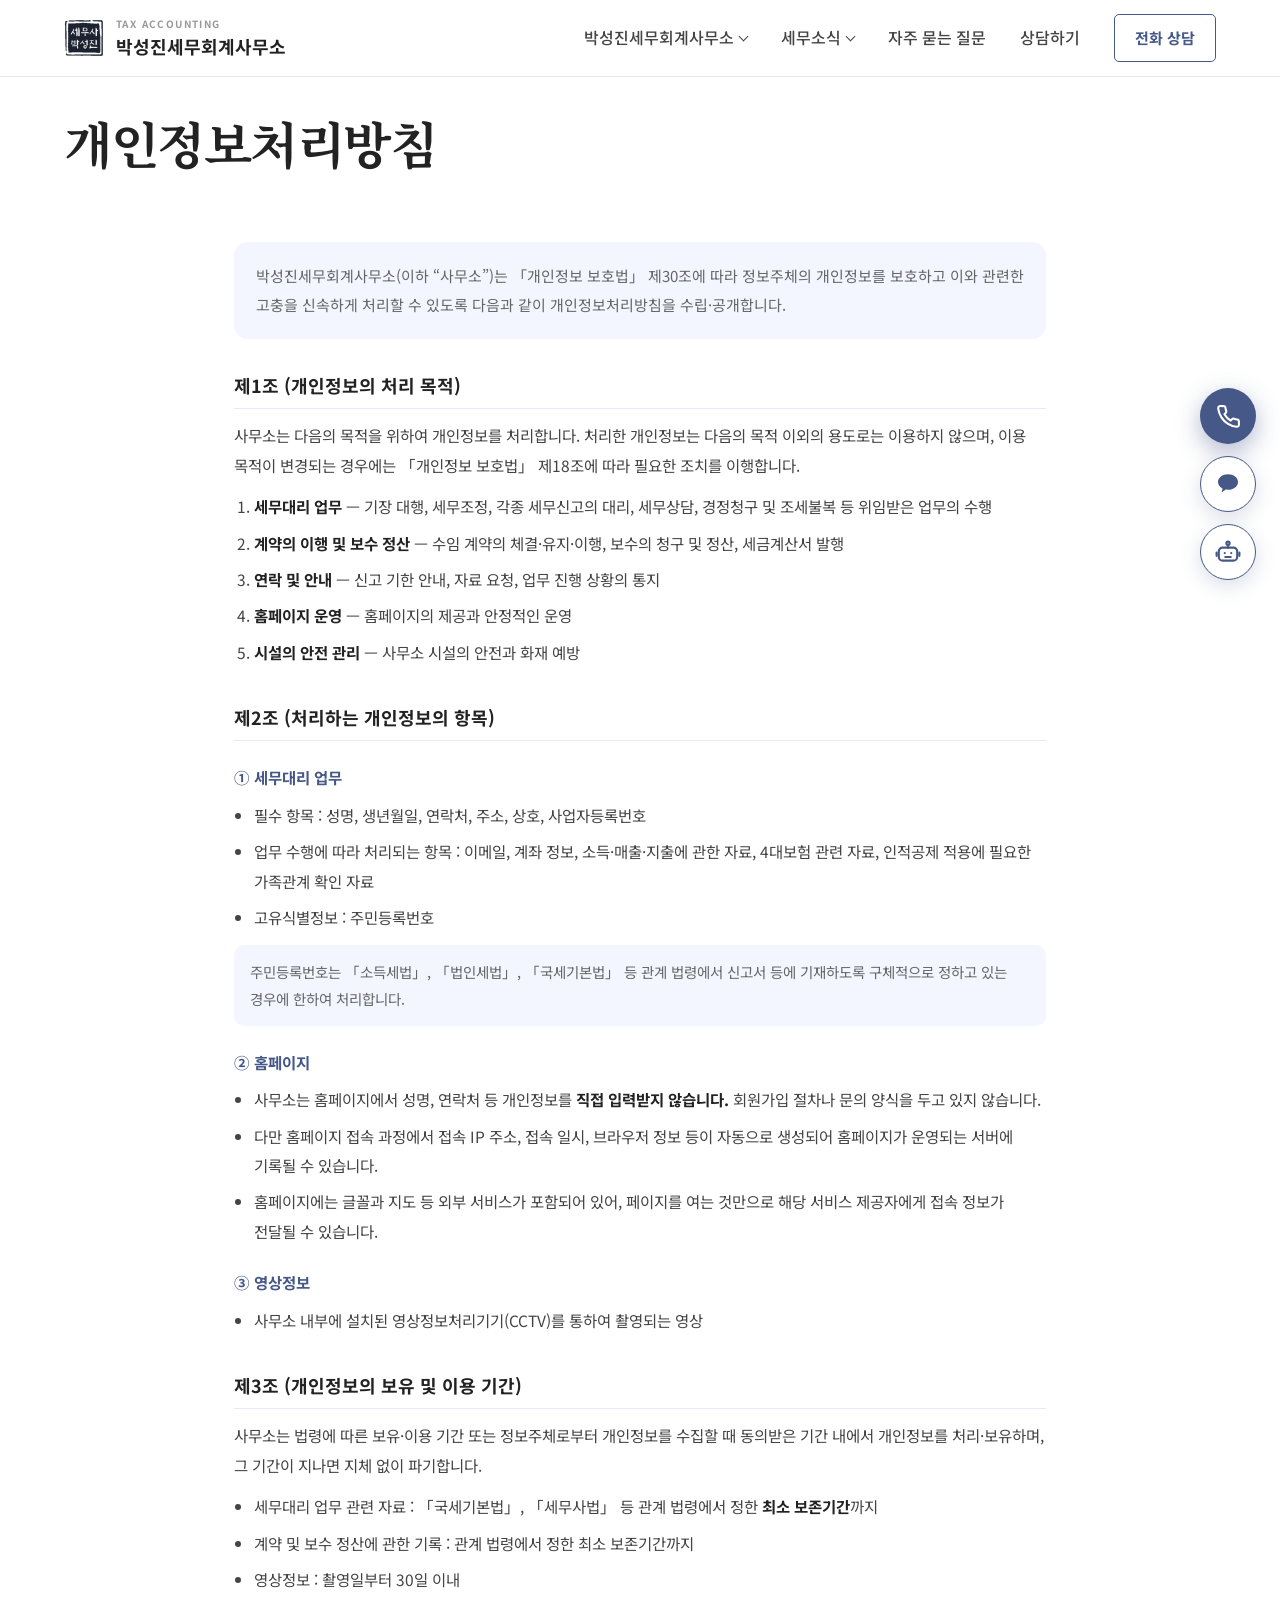
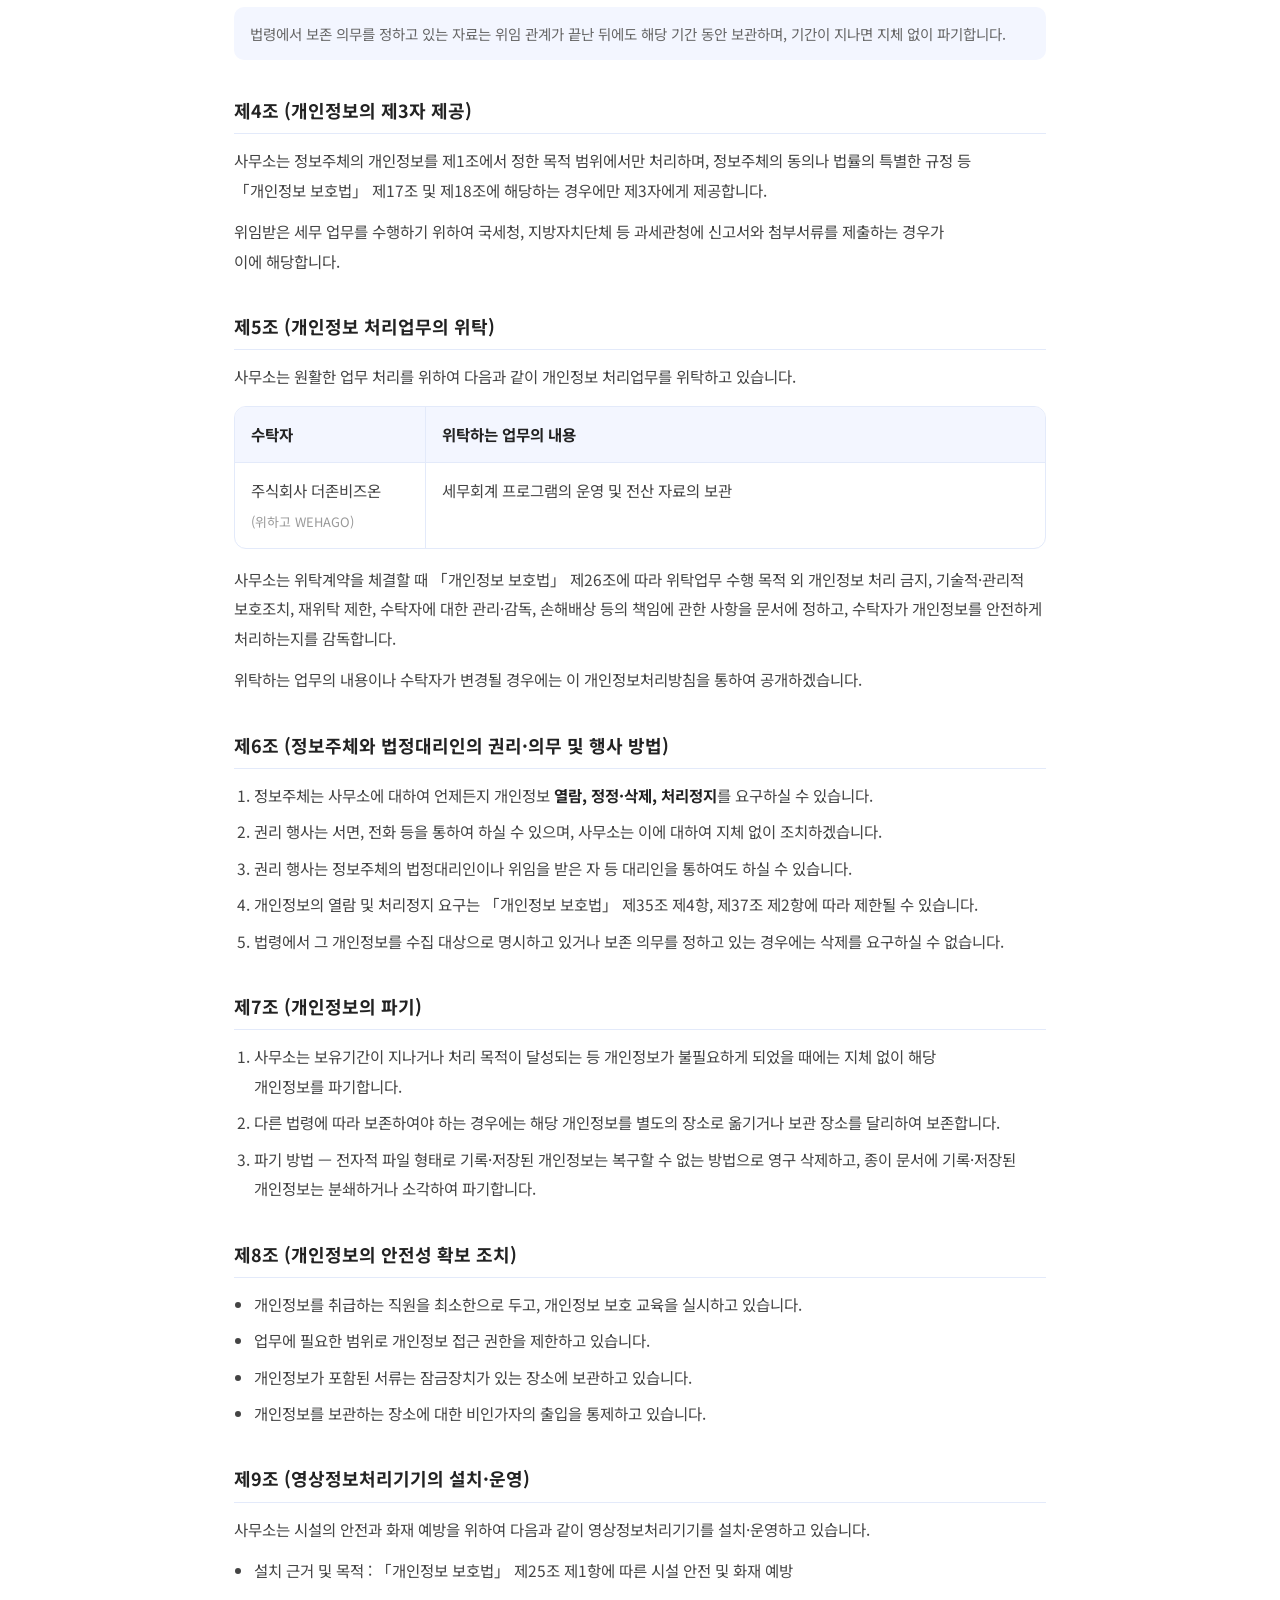
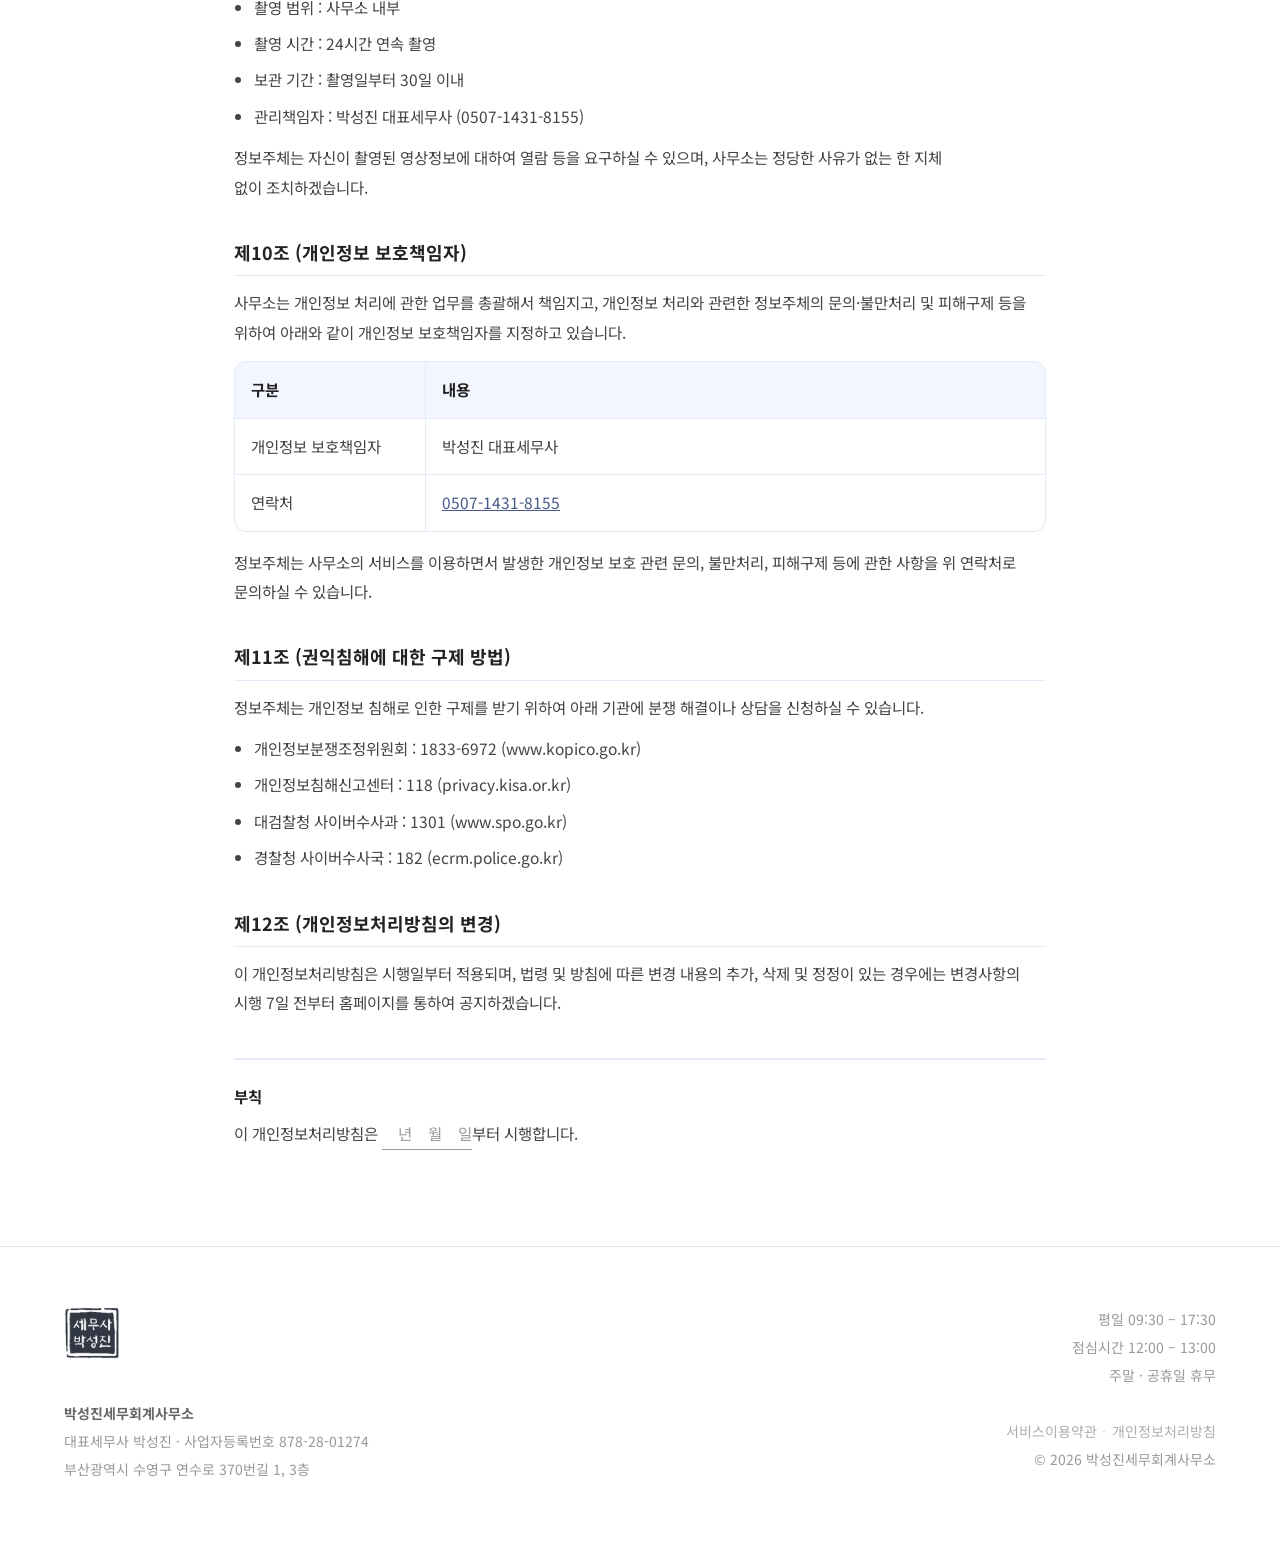
<file: privacy/index.html>
<!DOCTYPE html>
<html lang="ko">
<head>
<meta charset="UTF-8">
<meta name="viewport" content="width=device-width, initial-scale=1">

<title>개인정보처리방침 | 박성진세무회계사무소</title>
<meta name="description" content="박성진세무회계사무소의 개인정보처리방침입니다. 개인정보의 처리 목적과 항목, 보유 기간, 위탁, 정보주체의 권리를 안내해 드립니다.">
<meta name="robots" content="index, follow">

<link rel="icon" type="image/png" href="../office-logo.png">
<link rel="apple-touch-icon" href="../office-logo.png">

<link rel="preconnect" href="https://fonts.googleapis.com">
<link rel="preconnect" href="https://fonts.gstatic.com" crossorigin>
<link href="https://fonts.googleapis.com/css2?family=Noto+Sans+KR:wght@400;500;600;700;900&family=Noto+Serif+KR:wght@400;500;600;700&display=swap" rel="stylesheet">

<link rel="stylesheet" href="../style.css">
</head>
<body>
<header class="header">
  <!-- 로고를 누르면 홈(첫 화면)으로 돌아옵니다 -->
  <div class="container">
    <a class="logo" href="../">
      <img src="../office-logo.png" alt="" onerror="this.style.display='none'">
      <span><small>TAX ACCOUNTING</small><b>박성진세무회계사무소</b></span>
    </a>
    <nav class="gnb">
      <div class="has-sub">
        <a href="../about/" class="top">박성진세무회계사무소</a>
        <div class="sub">
          <a href="../about/">사무소 소개</a>
          <a href="../location/">사무소 위치</a>
        </div>
      </div>
      <div class="has-sub">
        <a href="../column/" class="top">세무소식</a>
        <div class="sub">
          <a href="../column/">세무소식</a>
          <a href="../news/">세무뉴스</a>
        </div>
      </div>
      <a href="../faq/">자주 묻는 질문</a>
      <a href="../consult/">상담하기</a>
      <a class="tel" href="tel:050714318155">전화 상담</a>
      <button class="menu-btn" id="menuBtn" aria-label="메뉴 열기" aria-expanded="false">
        <span></span><span></span><span></span>
      </button>
    </nav>
  </div>

  <!-- 좁은 화면용 메뉴 : 제목을 누르면 아래가 펼쳐집니다 -->
  <nav class="m-menu" id="mMenu">
    <div class="m-group">
      <button class="m-top" type="button" aria-expanded="false">박성진세무회계사무소</button>
      <div class="m-sub">
        <a href="../about/">사무소 소개</a>
        <a href="../location/">사무소 위치</a>
      </div>
    </div>
    <div class="m-group">
      <button class="m-top" type="button" aria-expanded="false">세무소식</button>
      <div class="m-sub">
        <a href="../column/">세무소식</a>
        <a href="../news/">세무뉴스</a>
      </div>
    </div>
    <a href="../faq/">자주 묻는 질문</a>
    <a href="../consult/">상담하기</a>
  </nav>
</header>

<section class="sub-hero sub-hero-tight">
  <div class="container">
    <h1>개인정보처리방침</h1>
  </div>
</section>

<section class="page page-tight">
  <div class="narrow">
    <div class="policy">

      <p class="lead">
        박성진세무회계사무소(이하 “사무소”)는 「개인정보 보호법」 제30조에 따라
        정보주체의 개인정보를 보호하고 이와 관련한 고충을 신속하게 처리할 수 있도록
        다음과 같이 개인정보처리방침을 수립·공개합니다.
      </p>

      <h2>제1조 (개인정보의 처리 목적)</h2>
      <p>사무소는 다음의 목적을 위하여 개인정보를 처리합니다. 처리한 개인정보는 다음의 목적 이외의 용도로는 이용하지 않으며, 이용 목적이 변경되는 경우에는 「개인정보 보호법」 제18조에 따라 필요한 조치를 이행합니다.</p>
      <ol>
        <li><b>세무대리 업무</b> — 기장 대행, 세무조정, 각종 세무신고의 대리, 세무상담, 경정청구 및 조세불복 등 위임받은 업무의 수행</li>
        <li><b>계약의 이행 및 보수 정산</b> — 수임 계약의 체결·유지·이행, 보수의 청구 및 정산, 세금계산서 발행</li>
        <li><b>연락 및 안내</b> — 신고 기한 안내, 자료 요청, 업무 진행 상황의 통지</li>
        <li><b>홈페이지 운영</b> — 홈페이지의 제공과 안정적인 운영</li>
        <li><b>시설의 안전 관리</b> — 사무소 시설의 안전과 화재 예방</li>
      </ol>

      <h2>제2조 (처리하는 개인정보의 항목)</h2>

      <h3>① 세무대리 업무</h3>
      <ul>
        <li>필수 항목 : 성명, 생년월일, 연락처, 주소, 상호, 사업자등록번호</li>
        <li>업무 수행에 따라 처리되는 항목 : 이메일, 계좌 정보, 소득·매출·지출에 관한 자료, 4대보험 관련 자료, 인적공제 적용에 필요한 가족관계 확인 자료</li>
        <li>고유식별정보 : 주민등록번호</li>
      </ul>
      <p class="note">
        주민등록번호는 「소득세법」, 「법인세법」, 「국세기본법」 등 관계 법령에서
        신고서 등에 기재하도록 구체적으로 정하고 있는 경우에 한하여 처리합니다.
      </p>

      <h3>② 홈페이지</h3>
      <ul>
        <li>사무소는 홈페이지에서 성명, 연락처 등 개인정보를 <b>직접 입력받지 않습니다.</b> 회원가입 절차나 문의 양식을 두고 있지 않습니다.</li>
        <li>다만 홈페이지 접속 과정에서 접속 IP 주소, 접속 일시, 브라우저 정보 등이 자동으로 생성되어 홈페이지가 운영되는 서버에 기록될 수 있습니다.</li>
        <li>홈페이지에는 글꼴과 지도 등 외부 서비스가 포함되어 있어, 페이지를 여는 것만으로 해당 서비스 제공자에게 접속 정보가 전달될 수 있습니다.</li>
      </ul>

      <h3>③ 영상정보</h3>
      <ul>
        <li>사무소 내부에 설치된 영상정보처리기기(CCTV)를 통하여 촬영되는 영상</li>
      </ul>

      <h2>제3조 (개인정보의 보유 및 이용 기간)</h2>
      <p>사무소는 법령에 따른 보유·이용 기간 또는 정보주체로부터 개인정보를 수집할 때 동의받은 기간 내에서 개인정보를 처리·보유하며, 그 기간이 지나면 지체 없이 파기합니다.</p>
      <ul>
        <li>세무대리 업무 관련 자료 : 「국세기본법」, 「세무사법」 등 관계 법령에서 정한 <b>최소 보존기간</b>까지</li>
        <li>계약 및 보수 정산에 관한 기록 : 관계 법령에서 정한 최소 보존기간까지</li>
        <li>영상정보 : 촬영일부터 30일 이내</li>
      </ul>
      <p class="note">
        법령에서 보존 의무를 정하고 있는 자료는 위임 관계가 끝난 뒤에도
        해당 기간 동안 보관하며, 기간이 지나면 지체 없이 파기합니다.
      </p>

      <h2>제4조 (개인정보의 제3자 제공)</h2>
      <p>사무소는 정보주체의 개인정보를 제1조에서 정한 목적 범위에서만 처리하며, 정보주체의 동의나 법률의 특별한 규정 등 「개인정보 보호법」 제17조 및 제18조에 해당하는 경우에만 제3자에게 제공합니다.</p>
      <p>위임받은 세무 업무를 수행하기 위하여 국세청, 지방자치단체 등 과세관청에 신고서와 첨부서류를 제출하는 경우가 이에 해당합니다.</p>

      <h2>제5조 (개인정보 처리업무의 위탁)</h2>
      <p>사무소는 원활한 업무 처리를 위하여 다음과 같이 개인정보 처리업무를 위탁하고 있습니다.</p>
      <div class="ptable">
        <div class="pt-row pt-head"><span>수탁자</span><span>위탁하는 업무의 내용</span></div>
        <div class="pt-row"><span>주식회사 더존비즈온<br><small>(위하고 WEHAGO)</small></span><span>세무회계 프로그램의 운영 및 전산 자료의 보관</span></div>
      </div>
      <p>사무소는 위탁계약을 체결할 때 「개인정보 보호법」 제26조에 따라 위탁업무 수행 목적 외 개인정보 처리 금지, 기술적·관리적 보호조치, 재위탁 제한, 수탁자에 대한 관리·감독, 손해배상 등의 책임에 관한 사항을 문서에 정하고, 수탁자가 개인정보를 안전하게 처리하는지를 감독합니다.</p>
      <p>위탁하는 업무의 내용이나 수탁자가 변경될 경우에는 이 개인정보처리방침을 통하여 공개하겠습니다.</p>

      <h2>제6조 (정보주체와 법정대리인의 권리·의무 및 행사 방법)</h2>
      <ol>
        <li>정보주체는 사무소에 대하여 언제든지 개인정보 <b>열람, 정정·삭제, 처리정지</b>를 요구하실 수 있습니다.</li>
        <li>권리 행사는 서면, 전화 등을 통하여 하실 수 있으며, 사무소는 이에 대하여 지체 없이 조치하겠습니다.</li>
        <li>권리 행사는 정보주체의 법정대리인이나 위임을 받은 자 등 대리인을 통하여도 하실 수 있습니다.</li>
        <li>개인정보의 열람 및 처리정지 요구는 「개인정보 보호법」 제35조 제4항, 제37조 제2항에 따라 제한될 수 있습니다.</li>
        <li>법령에서 그 개인정보를 수집 대상으로 명시하고 있거나 보존 의무를 정하고 있는 경우에는 삭제를 요구하실 수 없습니다.</li>
      </ol>

      <h2>제7조 (개인정보의 파기)</h2>
      <ol>
        <li>사무소는 보유기간이 지나거나 처리 목적이 달성되는 등 개인정보가 불필요하게 되었을 때에는 지체 없이 해당 개인정보를 파기합니다.</li>
        <li>다른 법령에 따라 보존하여야 하는 경우에는 해당 개인정보를 별도의 장소로 옮기거나 보관 장소를 달리하여 보존합니다.</li>
        <li>파기 방법 — 전자적 파일 형태로 기록·저장된 개인정보는 복구할 수 없는 방법으로 영구 삭제하고, 종이 문서에 기록·저장된 개인정보는 분쇄하거나 소각하여 파기합니다.</li>
      </ol>

      <h2>제8조 (개인정보의 안전성 확보 조치)</h2>
      <ul>
        <li>개인정보를 취급하는 직원을 최소한으로 두고, 개인정보 보호 교육을 실시하고 있습니다.</li>
        <li>업무에 필요한 범위로 개인정보 접근 권한을 제한하고 있습니다.</li>
        <li>개인정보가 포함된 서류는 잠금장치가 있는 장소에 보관하고 있습니다.</li>
        <li>개인정보를 보관하는 장소에 대한 비인가자의 출입을 통제하고 있습니다.</li>
      </ul>

      <h2>제9조 (영상정보처리기기의 설치·운영)</h2>
      <p>사무소는 시설의 안전과 화재 예방을 위하여 다음과 같이 영상정보처리기기를 설치·운영하고 있습니다.</p>
      <ul>
        <li>설치 근거 및 목적 : 「개인정보 보호법」 제25조 제1항에 따른 시설 안전 및 화재 예방</li>
        <li>촬영 범위 : 사무소 내부</li>
        <li>촬영 시간 : 24시간 연속 촬영</li>
        <li>보관 기간 : 촬영일부터 30일 이내</li>
        <li>관리책임자 : 박성진 대표세무사 (0507-1431-8155)</li>
      </ul>
      <p>정보주체는 자신이 촬영된 영상정보에 대하여 열람 등을 요구하실 수 있으며, 사무소는 정당한 사유가 없는 한 지체 없이 조치하겠습니다.</p>

      <h2>제10조 (개인정보 보호책임자)</h2>
      <p>사무소는 개인정보 처리에 관한 업무를 총괄해서 책임지고, 개인정보 처리와 관련한 정보주체의 문의·불만처리 및 피해구제 등을 위하여 아래와 같이 개인정보 보호책임자를 지정하고 있습니다.</p>
      <div class="ptable">
        <div class="pt-row pt-head"><span>구분</span><span>내용</span></div>
        <div class="pt-row"><span>개인정보 보호책임자</span><span>박성진 대표세무사</span></div>
        <div class="pt-row"><span>연락처</span><span><a href="tel:050714318155">0507-1431-8155</a></span></div>
      </div>
      <p>정보주체는 사무소의 서비스를 이용하면서 발생한 개인정보 보호 관련 문의, 불만처리, 피해구제 등에 관한 사항을 위 연락처로 문의하실 수 있습니다.</p>

      <h2>제11조 (권익침해에 대한 구제 방법)</h2>
      <p>정보주체는 개인정보 침해로 인한 구제를 받기 위하여 아래 기관에 분쟁 해결이나 상담을 신청하실 수 있습니다.</p>
      <ul>
        <li>개인정보분쟁조정위원회 : 1833-6972 (www.kopico.go.kr)</li>
        <li>개인정보침해신고센터 : 118 (privacy.kisa.or.kr)</li>
        <li>대검찰청 사이버수사과 : 1301 (www.spo.go.kr)</li>
        <li>경찰청 사이버수사국 : 182 (ecrm.police.go.kr)</li>
      </ul>

      <h2>제12조 (개인정보처리방침의 변경)</h2>
      <p>이 개인정보처리방침은 시행일부터 적용되며, 법령 및 방침에 따른 변경 내용의 추가, 삭제 및 정정이 있는 경우에는 변경사항의 시행 7일 전부터 홈페이지를 통하여 공지하겠습니다.</p>

      <div class="pfoot">
        <b>부칙</b>
        <p>이 개인정보처리방침은 <span class="blank">&nbsp;&nbsp;&nbsp;&nbsp;년&nbsp;&nbsp;&nbsp;&nbsp;월&nbsp;&nbsp;&nbsp;&nbsp;일</span>부터 시행합니다.</p>
      </div>

    </div>
  </div>
</section>

<footer>
  <div class="container">
    <p>
      <img class="flogo" src="../office-logo.png" alt="박성진세무회계사무소 로고"><br>
      <b>박성진세무회계사무소</b><br>
      대표세무사 박성진 · 사업자등록번호 878-28-01274<br>
      부산광역시 수영구 연수로 370번길 1, 3층
    </p>
    <p style="text-align:right;">
      평일 09:30 – 17:30<br>
      점심시간 12:00 – 13:00<br>
      주말 · 공휴일 휴무<br><br>
      <span class="fpolicy"><a href="../terms/">서비스이용약관</a><a href="../privacy/">개인정보처리방침</a></span><br>
      © 2026 박성진세무회계사무소
    </p>
  </div>
</footer>

<div class="fab">
  <a class="top-fab" id="topFab" href="#" aria-label="맨 위로" title="맨 위로">
    <svg viewBox="0 0 24 24"><path d="M18 14.5l-6-6-6 6"/></svg>
  </a>
  <a class="call-fab" href="tel:050714318155" aria-label="상담 전화 연결" title="상담 전화 연결">
    <svg viewBox="0 0 24 24"><path d="M22 16.9v3a2 2 0 0 1-2.2 2 19.8 19.8 0 0 1-8.6-3.1 19.5 19.5 0 0 1-6-6A19.8 19.8 0 0 1 2.1 4.2 2 2 0 0 1 4.1 2h3a2 2 0 0 1 2 1.7c.1 1 .3 1.9.7 2.8a2 2 0 0 1-.5 2.1L8.1 9.9a16 16 0 0 0 6 6l1.3-1.3a2 2 0 0 1 2.1-.5c.9.4 1.8.6 2.8.7a2 2 0 0 1 1.7 2z"/></svg>
  </a>
  <!-- 카카오톡 채널 : 컴퓨터는 채널 홈, 휴대폰은 바로 대화창 (common.js 에서 바꿔 줍니다) -->
  <a class="kakao-fab" href="http://pf.kakao.com/_nxnSjn" target="_blank" rel="noopener"
     data-pc="http://pf.kakao.com/_nxnSjn" data-mo="http://pf.kakao.com/_nxnSjn/chat"
     aria-label="카카오톡 채널 상담" title="카카오톡 채널 상담">
    <svg viewBox="0 0 24 24"><path d="M12 3C6.9 3 2.75 6.24 2.75 10.23c0 2.55 1.7 4.79 4.26 6.06-.19.69-.68 2.47-.78 2.85-.12.48.18.47.37.34.15-.1 2.4-1.63 3.37-2.29.66.1 1.34.15 2.03.15 5.1 0 9.25-3.24 9.25-7.23S17.1 3 12 3z"/></svg>
  </a>
  <!-- ★★ 챗봇 주소를 받으면 아래 # 자리에 넣어주세요 -->
  <a class="bot-fab" href="#" target="_blank" rel="noopener" aria-label="간단 문의 챗봇" title="간단 문의 챗봇">
    <svg viewBox="0 0 24 24">
      <rect x="3.5" y="8" width="17" height="12" rx="3.5"/>
      <path d="M12 8V5.4"/><circle cx="12" cy="3.9" r="1.5"/>
      <path d="M9 13h.01M15 13h.01"/><path d="M9.5 16.6h5"/>
      <path d="M1.5 12.5v3M22.5 12.5v3"/>
    </svg>
  </a>
</div>

<script src="../common.js"></script>
</body>
</html>
</file>
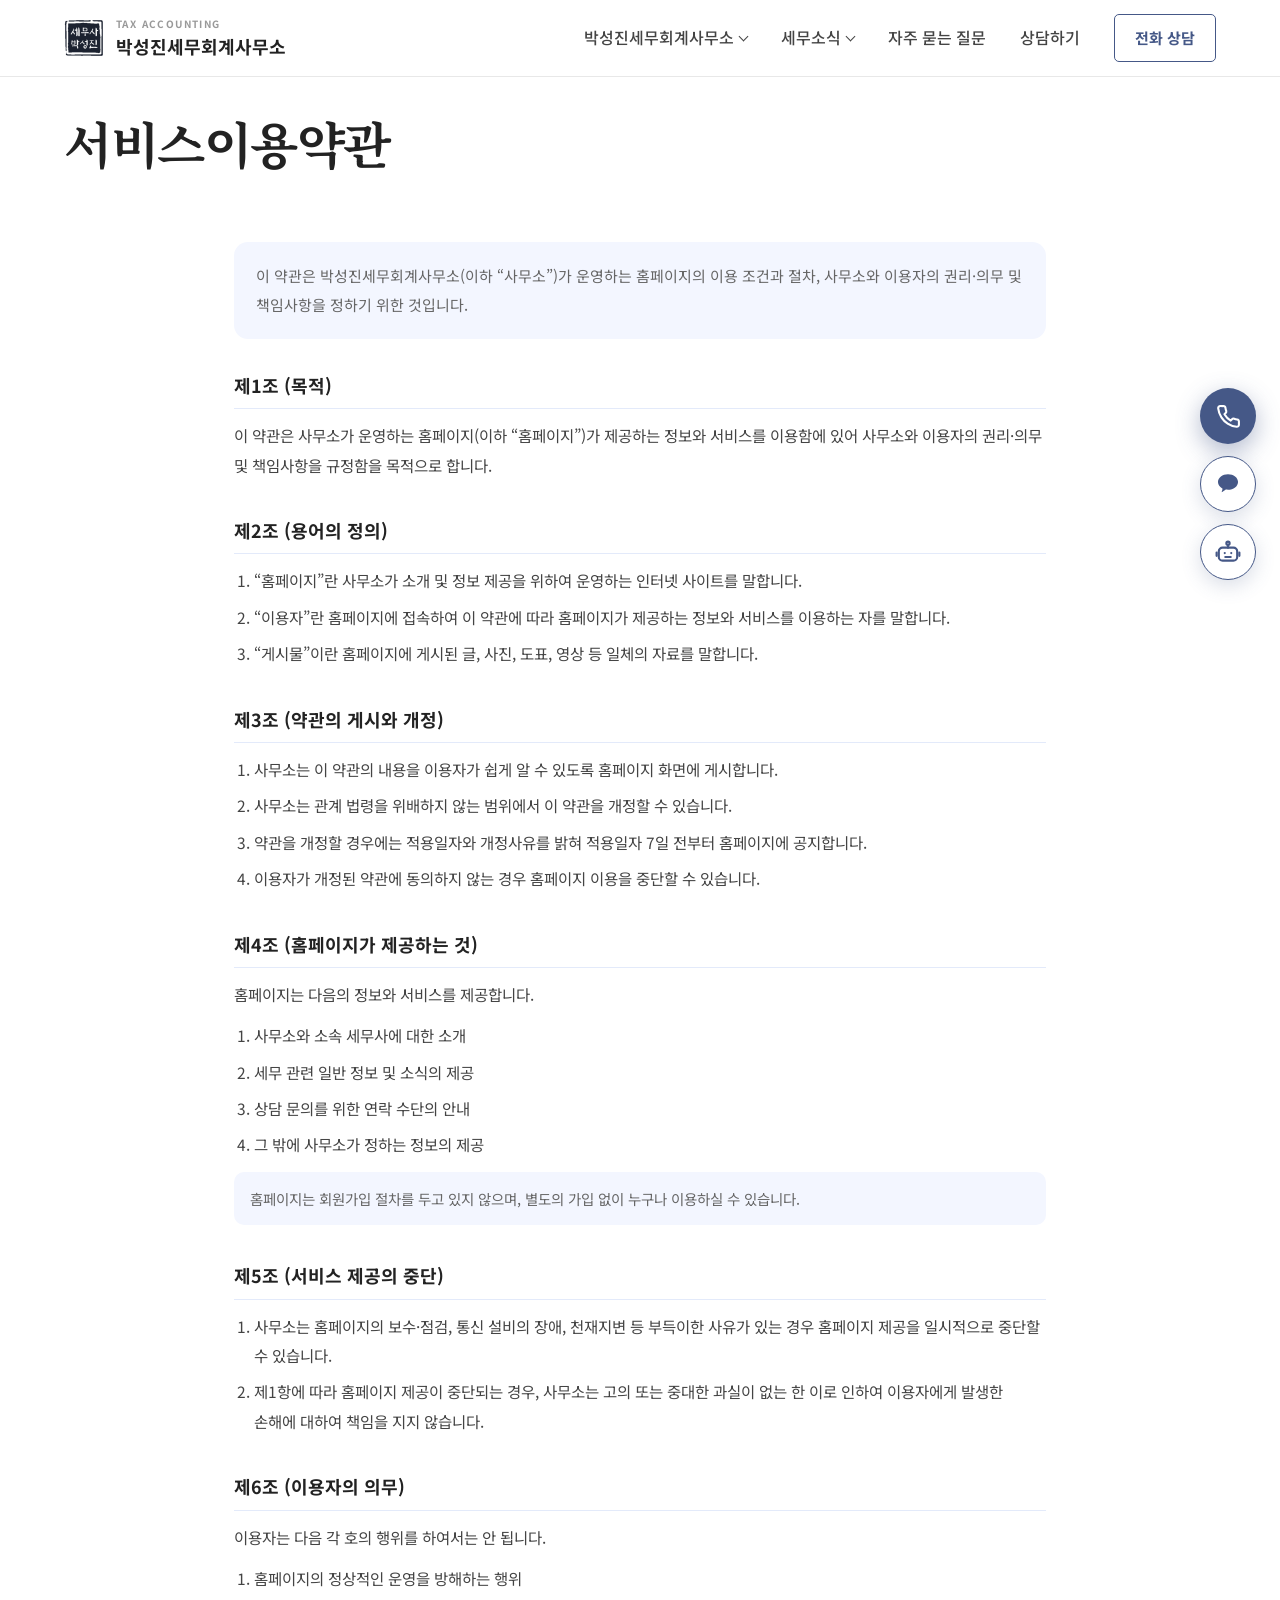
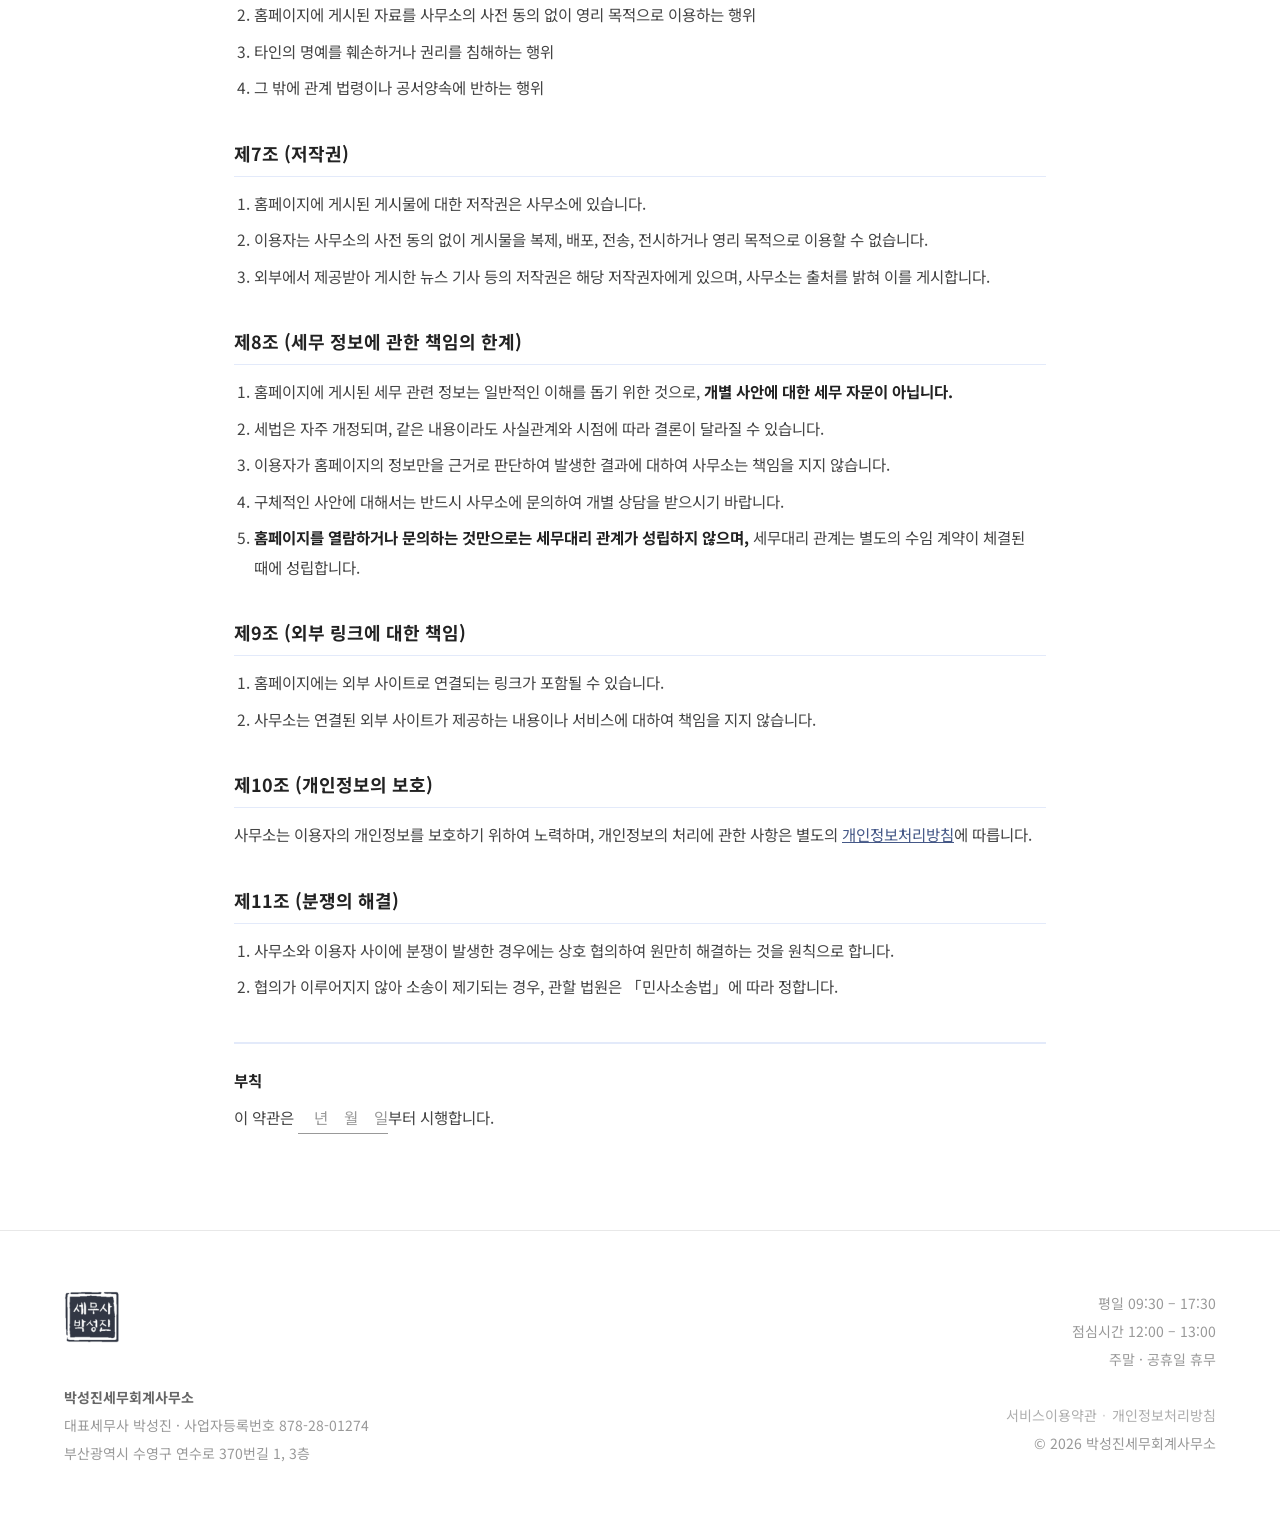
<file: terms/index.html>
<!DOCTYPE html>
<html lang="ko">
<head>
<meta charset="UTF-8">
<meta name="viewport" content="width=device-width, initial-scale=1">

<title>서비스이용약관 | 박성진세무회계사무소</title>
<meta name="description" content="박성진세무회계사무소 홈페이지의 서비스이용약관입니다. 홈페이지 이용 조건과 저작권, 세무 정보에 관한 책임의 한계를 안내해 드립니다.">
<meta name="robots" content="index, follow">

<link rel="icon" type="image/png" href="../office-logo.png">
<link rel="apple-touch-icon" href="../office-logo.png">

<link rel="preconnect" href="https://fonts.googleapis.com">
<link rel="preconnect" href="https://fonts.gstatic.com" crossorigin>
<link href="https://fonts.googleapis.com/css2?family=Noto+Sans+KR:wght@400;500;600;700;900&family=Noto+Serif+KR:wght@400;500;600;700&display=swap" rel="stylesheet">

<link rel="stylesheet" href="../style.css">
</head>
<body>
<header class="header">
  <!-- 로고를 누르면 홈(첫 화면)으로 돌아옵니다 -->
  <div class="container">
    <a class="logo" href="../">
      <img src="../office-logo.png" alt="" onerror="this.style.display='none'">
      <span><small>TAX ACCOUNTING</small><b>박성진세무회계사무소</b></span>
    </a>
    <nav class="gnb">
      <div class="has-sub">
        <a href="../about/" class="top">박성진세무회계사무소</a>
        <div class="sub">
          <a href="../about/">사무소 소개</a>
          <a href="../location/">사무소 위치</a>
        </div>
      </div>
      <div class="has-sub">
        <a href="../column/" class="top">세무소식</a>
        <div class="sub">
          <a href="../column/">세무소식</a>
          <a href="../news/">세무뉴스</a>
        </div>
      </div>
      <a href="../faq/">자주 묻는 질문</a>
      <a href="../consult/">상담하기</a>
      <a class="tel" href="tel:050714318155">전화 상담</a>
      <button class="menu-btn" id="menuBtn" aria-label="메뉴 열기" aria-expanded="false">
        <span></span><span></span><span></span>
      </button>
    </nav>
  </div>

  <!-- 좁은 화면용 메뉴 : 제목을 누르면 아래가 펼쳐집니다 -->
  <nav class="m-menu" id="mMenu">
    <div class="m-group">
      <button class="m-top" type="button" aria-expanded="false">박성진세무회계사무소</button>
      <div class="m-sub">
        <a href="../about/">사무소 소개</a>
        <a href="../location/">사무소 위치</a>
      </div>
    </div>
    <div class="m-group">
      <button class="m-top" type="button" aria-expanded="false">세무소식</button>
      <div class="m-sub">
        <a href="../column/">세무소식</a>
        <a href="../news/">세무뉴스</a>
      </div>
    </div>
    <a href="../faq/">자주 묻는 질문</a>
    <a href="../consult/">상담하기</a>
  </nav>
</header>

<section class="sub-hero sub-hero-tight">
  <div class="container">
    <h1>서비스이용약관</h1>
  </div>
</section>

<section class="page page-tight">
  <div class="narrow">
    <div class="policy">

      <p class="lead">
        이 약관은 박성진세무회계사무소(이하 “사무소”)가 운영하는 홈페이지의
        이용 조건과 절차, 사무소와 이용자의 권리·의무 및 책임사항을 정하기 위한 것입니다.
      </p>

      <h2>제1조 (목적)</h2>
      <p>이 약관은 사무소가 운영하는 홈페이지(이하 “홈페이지”)가 제공하는 정보와 서비스를 이용함에 있어 사무소와 이용자의 권리·의무 및 책임사항을 규정함을 목적으로 합니다.</p>

      <h2>제2조 (용어의 정의)</h2>
      <ol>
        <li>“홈페이지”란 사무소가 소개 및 정보 제공을 위하여 운영하는 인터넷 사이트를 말합니다.</li>
        <li>“이용자”란 홈페이지에 접속하여 이 약관에 따라 홈페이지가 제공하는 정보와 서비스를 이용하는 자를 말합니다.</li>
        <li>“게시물”이란 홈페이지에 게시된 글, 사진, 도표, 영상 등 일체의 자료를 말합니다.</li>
      </ol>

      <h2>제3조 (약관의 게시와 개정)</h2>
      <ol>
        <li>사무소는 이 약관의 내용을 이용자가 쉽게 알 수 있도록 홈페이지 화면에 게시합니다.</li>
        <li>사무소는 관계 법령을 위배하지 않는 범위에서 이 약관을 개정할 수 있습니다.</li>
        <li>약관을 개정할 경우에는 적용일자와 개정사유를 밝혀 적용일자 7일 전부터 홈페이지에 공지합니다.</li>
        <li>이용자가 개정된 약관에 동의하지 않는 경우 홈페이지 이용을 중단할 수 있습니다.</li>
      </ol>

      <h2>제4조 (홈페이지가 제공하는 것)</h2>
      <p>홈페이지는 다음의 정보와 서비스를 제공합니다.</p>
      <ol>
        <li>사무소와 소속 세무사에 대한 소개</li>
        <li>세무 관련 일반 정보 및 소식의 제공</li>
        <li>상담 문의를 위한 연락 수단의 안내</li>
        <li>그 밖에 사무소가 정하는 정보의 제공</li>
      </ol>
      <p class="note">홈페이지는 회원가입 절차를 두고 있지 않으며, 별도의 가입 없이 누구나 이용하실 수 있습니다.</p>

      <h2>제5조 (서비스 제공의 중단)</h2>
      <ol>
        <li>사무소는 홈페이지의 보수·점검, 통신 설비의 장애, 천재지변 등 부득이한 사유가 있는 경우 홈페이지 제공을 일시적으로 중단할 수 있습니다.</li>
        <li>제1항에 따라 홈페이지 제공이 중단되는 경우, 사무소는 고의 또는 중대한 과실이 없는 한 이로 인하여 이용자에게 발생한 손해에 대하여 책임을 지지 않습니다.</li>
      </ol>

      <h2>제6조 (이용자의 의무)</h2>
      <p>이용자는 다음 각 호의 행위를 하여서는 안 됩니다.</p>
      <ol>
        <li>홈페이지의 정상적인 운영을 방해하는 행위</li>
        <li>홈페이지에 게시된 자료를 사무소의 사전 동의 없이 영리 목적으로 이용하는 행위</li>
        <li>타인의 명예를 훼손하거나 권리를 침해하는 행위</li>
        <li>그 밖에 관계 법령이나 공서양속에 반하는 행위</li>
      </ol>

      <h2>제7조 (저작권)</h2>
      <ol>
        <li>홈페이지에 게시된 게시물에 대한 저작권은 사무소에 있습니다.</li>
        <li>이용자는 사무소의 사전 동의 없이 게시물을 복제, 배포, 전송, 전시하거나 영리 목적으로 이용할 수 없습니다.</li>
        <li>외부에서 제공받아 게시한 뉴스 기사 등의 저작권은 해당 저작권자에게 있으며, 사무소는 출처를 밝혀 이를 게시합니다.</li>
      </ol>

      <h2>제8조 (세무 정보에 관한 책임의 한계)</h2>
      <ol>
        <li>홈페이지에 게시된 세무 관련 정보는 일반적인 이해를 돕기 위한 것으로, <b>개별 사안에 대한 세무 자문이 아닙니다.</b></li>
        <li>세법은 자주 개정되며, 같은 내용이라도 사실관계와 시점에 따라 결론이 달라질 수 있습니다.</li>
        <li>이용자가 홈페이지의 정보만을 근거로 판단하여 발생한 결과에 대하여 사무소는 책임을 지지 않습니다.</li>
        <li>구체적인 사안에 대해서는 반드시 사무소에 문의하여 개별 상담을 받으시기 바랍니다.</li>
        <li><b>홈페이지를 열람하거나 문의하는 것만으로는 세무대리 관계가 성립하지 않으며,</b> 세무대리 관계는 별도의 수임 계약이 체결된 때에 성립합니다.</li>
      </ol>

      <h2>제9조 (외부 링크에 대한 책임)</h2>
      <ol>
        <li>홈페이지에는 외부 사이트로 연결되는 링크가 포함될 수 있습니다.</li>
        <li>사무소는 연결된 외부 사이트가 제공하는 내용이나 서비스에 대하여 책임을 지지 않습니다.</li>
      </ol>

      <h2>제10조 (개인정보의 보호)</h2>
      <p>사무소는 이용자의 개인정보를 보호하기 위하여 노력하며, 개인정보의 처리에 관한 사항은 별도의 <a href="../privacy/">개인정보처리방침</a>에 따릅니다.</p>

      <h2>제11조 (분쟁의 해결)</h2>
      <ol>
        <li>사무소와 이용자 사이에 분쟁이 발생한 경우에는 상호 협의하여 원만히 해결하는 것을 원칙으로 합니다.</li>
        <li>협의가 이루어지지 않아 소송이 제기되는 경우, 관할 법원은 「민사소송법」에 따라 정합니다.</li>
      </ol>

      <div class="pfoot">
        <b>부칙</b>
        <p>이 약관은 <span class="blank">&nbsp;&nbsp;&nbsp;&nbsp;년&nbsp;&nbsp;&nbsp;&nbsp;월&nbsp;&nbsp;&nbsp;&nbsp;일</span>부터 시행합니다.</p>
      </div>

    </div>
  </div>
</section>

<footer>
  <div class="container">
    <p>
      <img class="flogo" src="../office-logo.png" alt="박성진세무회계사무소 로고"><br>
      <b>박성진세무회계사무소</b><br>
      대표세무사 박성진 · 사업자등록번호 878-28-01274<br>
      부산광역시 수영구 연수로 370번길 1, 3층
    </p>
    <p style="text-align:right;">
      평일 09:30 – 17:30<br>
      점심시간 12:00 – 13:00<br>
      주말 · 공휴일 휴무<br><br>
      <span class="fpolicy"><a href="../terms/">서비스이용약관</a><a href="../privacy/">개인정보처리방침</a></span><br>
      © 2026 박성진세무회계사무소
    </p>
  </div>
</footer>

<div class="fab">
  <a class="top-fab" id="topFab" href="#" aria-label="맨 위로" title="맨 위로">
    <svg viewBox="0 0 24 24"><path d="M18 14.5l-6-6-6 6"/></svg>
  </a>
  <a class="call-fab" href="tel:050714318155" aria-label="상담 전화 연결" title="상담 전화 연결">
    <svg viewBox="0 0 24 24"><path d="M22 16.9v3a2 2 0 0 1-2.2 2 19.8 19.8 0 0 1-8.6-3.1 19.5 19.5 0 0 1-6-6A19.8 19.8 0 0 1 2.1 4.2 2 2 0 0 1 4.1 2h3a2 2 0 0 1 2 1.7c.1 1 .3 1.9.7 2.8a2 2 0 0 1-.5 2.1L8.1 9.9a16 16 0 0 0 6 6l1.3-1.3a2 2 0 0 1 2.1-.5c.9.4 1.8.6 2.8.7a2 2 0 0 1 1.7 2z"/></svg>
  </a>
  <!-- 카카오톡 채널 : 컴퓨터는 채널 홈, 휴대폰은 바로 대화창 (common.js 에서 바꿔 줍니다) -->
  <a class="kakao-fab" href="http://pf.kakao.com/_nxnSjn" target="_blank" rel="noopener"
     data-pc="http://pf.kakao.com/_nxnSjn" data-mo="http://pf.kakao.com/_nxnSjn/chat"
     aria-label="카카오톡 채널 상담" title="카카오톡 채널 상담">
    <svg viewBox="0 0 24 24"><path d="M12 3C6.9 3 2.75 6.24 2.75 10.23c0 2.55 1.7 4.79 4.26 6.06-.19.69-.68 2.47-.78 2.85-.12.48.18.47.37.34.15-.1 2.4-1.63 3.37-2.29.66.1 1.34.15 2.03.15 5.1 0 9.25-3.24 9.25-7.23S17.1 3 12 3z"/></svg>
  </a>
  <!-- ★★ 챗봇 주소를 받으면 아래 # 자리에 넣어주세요 -->
  <a class="bot-fab" href="#" target="_blank" rel="noopener" aria-label="간단 문의 챗봇" title="간단 문의 챗봇">
    <svg viewBox="0 0 24 24">
      <rect x="3.5" y="8" width="17" height="12" rx="3.5"/>
      <path d="M12 8V5.4"/><circle cx="12" cy="3.9" r="1.5"/>
      <path d="M9 13h.01M15 13h.01"/><path d="M9.5 16.6h5"/>
      <path d="M1.5 12.5v3M22.5 12.5v3"/>
    </svg>
  </a>
</div>

<script src="../common.js"></script>
</body>
</html>
</file>
<file: style.css>
/* ==========================================================
   [1] 색깔 — 채움택스에서 뽑아낸 실제 값
   ========================================================== */
:root{
  --navy:   #455887;   /* 대표색 */
  --navy-d: #37456B;   /* 눌렀을 때 진한 색 */
  --pale:   #F3F6FF;   /* 연한 하늘빛 배경 */
  --pale2:  #E3EAFA;   /* 조금 진한 하늘빛 */
  --t1:     #222222;   /* 제목 글자 */
  --t2:     #444444;   /* 보조 글자 */
  --t3:     #666666;   /* 설명 글자 */
  --t4:     #999999;   /* 흐린 글자 */
  --line:   #E8E8E8;
  --white:  #FFFFFF;
  --sh:     0 6px 30px rgba(69,88,135,.09);
}

*{ box-sizing:border-box; margin:0; padding:0; }
html{ scroll-behavior:smooth; }
body{
  background:#fff; color:var(--t1);
  font-family:'Noto Sans KR','Malgun Gothic','맑은 고딕',sans-serif;
  font-weight:400; line-height:1.6; -webkit-font-smoothing:antialiased;
  overflow-x:hidden;
  /* 한글은 낱말 중간에서 줄이 끊기면 읽기 나쁩니다.
     사이트 전체에 한 번에 걸어 둡니다 (예전에는 29군데에 하나씩 걸려 있었습니다) */
  word-break:keep-all;
  overflow-wrap:break-word;   /* 단, 한 낱말이 칸보다 길면 그때만 끊습니다 */
  text-wrap:pretty;           /* 마지막 줄에 낱말 하나만 덩그러니 남지 않게 */
}
img{ max-width:100%; display:block; }

.container{ max-width:1200px; margin:0 auto; padding:0 24px; position:relative; z-index:2; }
.narrow{ max-width:860px; margin:0 auto; padding:0 24px; position:relative; z-index:2; }

section{ position:relative; padding:130px 0; }
@media (max-width:900px){ section{ padding:80px 0; } }

/* ==========================================================
   [2] 글자 규칙 — 40px/600, 강조는 900 또는 남색
   ========================================================== */
h1{ font-size:clamp(27px,4.2vw,52px); font-weight:600; line-height:1.3; word-break:keep-all; }
h2{ font-size:clamp(19px,2.88vw,36px); font-weight:600; line-height:1.4; word-break:keep-all; }
h2 strong{ font-weight:900; }
h2 .nv{ color:var(--navy); font-weight:900; }
h3.small{ font-size:clamp(18px,1.9vw,24px); font-weight:700; color:var(--t1); margin-bottom:12px; }
.text{ font-size:clamp(15.5px,1.6vw,20px); font-weight:400; color:var(--t3); line-height:1.75; word-break:keep-all; }
.title_box{ text-align:center; margin-bottom:64px; }
.title_box .text{ margin-top:20px; }

/* 남색 알약 배지 */
.bubble{
  display:inline-flex; align-items:center; gap:9px;
  background:var(--navy); color:#fff; border-radius:40px;
  padding:12px 26px; font-size:clamp(15px,1.6vw,20px); font-weight:600; margin-bottom:24px;
}
.bubble svg{ width:19px; height:19px; fill:none; stroke:#fff; stroke-width:2; stroke-linecap:round; stroke-linejoin:round; }

/* 전면 연한 배경 */
.pale-bg{ position:absolute; left:50%; transform:translateX(-50%); width:100vw; background:var(--pale); z-index:0; }

/* 배경에 깔리는 초대형 영문 글씨 */
.bg-text{
  position:absolute; left:0; white-space:nowrap; z-index:0; pointer-events:none;
  font-size:clamp(70px,15vw,200px); font-weight:800; color:var(--pale);
  line-height:1; letter-spacing:-.02em; user-select:none;
}

/* 버튼 — 모서리 5px, 260x60 */
.btn{
  display:inline-flex; align-items:center; justify-content:center; gap:9px;
  min-width:240px; height:60px; padding:0 32px; border-radius:5px;
  font-size:17px; font-weight:600; text-decoration:none; transition:background .2s, color .2s;
}
.btn-navy{ background:var(--navy); color:#fff; }
.btn-navy:hover{ background:var(--navy-d); }
.btn-line{ background:#fff; color:var(--navy); border:1px solid var(--navy); }
.btn-line:hover{ background:var(--pale); }

/* ==========================================================
   [3] 맨 위 바
   ========================================================== */
.header{
  position:sticky; top:0; z-index:100; background:rgba(255,255,255,.95);
  backdrop-filter:blur(12px); border-bottom:1px solid var(--line);
}
.header .container{ display:flex; align-items:center; justify-content:space-between; height:76px; }
.logo{ display:flex; align-items:center; gap:12px; text-decoration:none; color:var(--t1); }
.logo img{ width:40px; height:40px; object-fit:contain; }
.logo small{ display:block; font-size:10px; letter-spacing:.14em; color:var(--t4); font-weight:700; }
.logo b{ font-size:18px; font-weight:700; }
.gnb{ display:flex; align-items:center; gap:34px; }
.gnb a{ font-size:16px; font-weight:500; color:var(--t2); text-decoration:none; }
.gnb a:hover{ color:var(--navy); }
.gnb .tel{
  border:1px solid var(--navy); color:var(--navy); border-radius:5px;
  padding:11px 20px; font-weight:700; font-size:15px;
}
.gnb .tel:hover{ background:var(--navy); color:#fff; }

/* 마우스를 올리면 아래로 펼쳐지는 메뉴 */
.gnb .has-sub{ position:relative; }
.gnb .has-sub > .top{ display:inline-flex; align-items:center; gap:6px; }
.gnb .has-sub > .top::after{
  content:''; width:6px; height:6px; margin-top:-3px;
  border-right:1.8px solid currentColor; border-bottom:1.8px solid currentColor;
  transform:rotate(45deg); transition:transform .2s;
}
.gnb .has-sub:hover > .top{ color:var(--navy); }
.gnb .has-sub:hover > .top::after{ transform:rotate(225deg) translate(-2px,-2px); }
.gnb .sub{
  position:absolute; left:50%; top:100%; padding-top:14px;
  opacity:0; visibility:hidden; transform:translate(-50%,6px);
  transition:opacity .2s, transform .2s, visibility .2s;
}
.gnb .has-sub:hover .sub, .gnb .has-sub:focus-within .sub{
  opacity:1; visibility:visible; transform:translate(-50%,0);
}
.gnb .sub::before{                       /* 흰 말풍선 상자 */
  content:''; position:absolute; inset:14px 0 0 0;
  background:#fff; border:1px solid var(--pale2); border-radius:14px;
  box-shadow:0 12px 30px rgba(69,88,135,.13);
}
.gnb .sub a{
  position:relative; display:block; white-space:nowrap;
  padding:12px 20px; font-size:15.5px; border-radius:10px; margin:6px;
}
.gnb .sub a:first-of-type{ margin-top:14px; }
.gnb .sub a:hover{ background:var(--pale); color:var(--navy); }
@media (max-width:1024px){
  .gnb a:not(.tel){ display:none; }
  .gnb .has-sub{ display:none; }     /* 펼침 메뉴는 햄버거 안에 들어 있습니다 */
}

/* ==========================================================
   [4] 첫 화면 + 대표세무사 소개 — 하나의 무대에서 이어집니다
   ========================================================== */
.stage{ position:relative; height:190vh; }     /* 이 높이만큼 스크롤하며 연출됩니다 */
.stage-pin{ position:sticky; top:0; height:100vh; overflow:hidden; background:#fff; }
.stage-inner{
  position:relative; height:100%; max-width:1200px; margin:0 auto; padding:0 24px;
}

/* 첫 화면은 명조체 — 붓글씨 서명과 어울리도록 */
.stage-hero h1,
.stage-hero .sub,
.stage-words{
  font-family:'Noto Serif KR','Nanum Myeongjo',serif;
}
.stage-hero h1{ letter-spacing:-.03em; }
.stage-words p{ letter-spacing:-.035em; }

/* 처음 글 (제목 + 부제 + 버튼) */
.stage-hero{
  position:absolute; left:24px; right:24px; top:32%; z-index:3;
  opacity:var(--ho,1); transform:translateY(calc(-50% + var(--hy,0px)));
}
.stage-hero h1{ margin-bottom:26px; }
.stage-sub{ width:min(52%,600px); }
.stage-hero .sub{ font-size:clamp(17px,1.9vw,24px); font-weight:600; color:var(--t3); }
.stage-hero .btns{ display:flex; gap:12px; margin-top:36px; flex-wrap:wrap; }

/* 서명 */
.stage-sign{
  position:absolute; right:24px; top:var(--sy,68%); transform:translateY(-50%);
  width:min(31%,360px); z-index:2;
}
/* 확대가 끝나면 다리 높이에서 옅게 남습니다 */

/* 마지막 문구 (두 줄로 크게) */
.stage-words{
  position:absolute; left:24px; right:24px; top:44%; transform:translateY(-50%);
  z-index:6; color:var(--t1); opacity:var(--wo,0);
}
.stage-words .mark{
  display:block; font-size:80px; line-height:.7; font-weight:700;
  color:var(--pale2); margin-bottom:18px;
}
.stage-words p{
  font-size:clamp(20px,2.85vw,37px); font-weight:500; line-height:1.72;
  letter-spacing:-.03em; word-break:keep-all;   /* 단어 중간에서 끊기지 않게 */
}
.stage-words p b{ font-weight:700; }

/* 문구 다음에 나타나는 버튼 */
.stage-cta{
  position:absolute; left:24px; top:74%;
  display:flex; gap:12px; flex-wrap:wrap; z-index:6; opacity:var(--co,0);
}

/* 휴대폰에서도 웹과 같은 순서로 나타납니다 (가운데 정렬) */
@media (max-width:900px){
  .stage-inner{ padding:0 20px; }

  .stage-hero{
    left:20px; right:20px; top:34%; text-align:center;
  }
  .stage-hero h1{ margin-bottom:20px; }
  .stage-sub{ width:auto; }
  .stage-hero .sub{ font-size:17px; }

  .stage-sign{
    left:50%; right:auto; top:var(--sy,70%);
    transform:translate(-50%,-50%);
    width:min(66%,250px);          /* 떠 있는 버튼과 겹치지 않는 폭 */
  }

  .stage-words{
    left:20px; right:20px; top:26%; transform:translateY(-50%);
    text-align:center;
  }
  .stage-words br{ display:none; }        /* 좁은 화면에선 줄이 알아서 넘어가게 */
  .stage-words .mark{ font-size:52px; margin-bottom:10px; }
  .stage-words p{ font-size:21px; line-height:1.8; }

  .stage-cta{
    left:20px; right:20px; top:64%;   /* 서명 아래, 떠 있는 아이콘 위 */
    justify-content:center;
  }
  .stage-cta .btn{ min-width:0; flex:1; max-width:170px; height:54px; font-size:15.5px; padding:0 16px; }
}

/* ==========================================================
   [4-3] 화면 오른쪽에 떠 있는 동그란 버튼들
        위에서부터 : 아래로 / 맨 위로 / 전화 / 카카오톡 / 챗봇
   ========================================================== */
.fab{
  position:fixed; right:24px; top:50%; transform:translateY(-50%); z-index:120;
  display:flex; flex-direction:column; gap:12px;
}
.fab a{
  width:56px; height:56px; border-radius:50%;
  display:grid; place-items:center; text-decoration:none;
  transition:background .2s, border-color .2s, transform .25s, box-shadow .25s;
}
.fab a svg{ fill:none; stroke-width:2; stroke-linecap:round; stroke-linejoin:round; }
.fab a:hover{ transform:translateY(-3px); }

/* 맨 위로 (조금 내려가면 나타납니다) */
.top-fab{
  background:#fff; border:1px solid var(--pale2);
  box-shadow:0 6px 20px rgba(69,88,135,.18);
}
.top-fab:hover{ background:var(--pale); border-color:var(--navy); }
.top-fab svg{ width:25px; height:25px; stroke:var(--navy); }
/* 조금 내려가면 나타납니다. 예전에는 폭 1000px 이하에서만 나와서
   컴퓨터에서는 어느 페이지에서도 보이지 않았습니다. */
.fab a.top-fab{ display:grid; opacity:0; pointer-events:none; transition:opacity .3s ease; }
.fab a.top-fab.show{ opacity:1; pointer-events:auto; }

/* 전화 걸기 */
.call-fab{ background:var(--navy); box-shadow:0 8px 24px rgba(69,88,135,.42); }
.call-fab:hover{ background:var(--navy-d); }
.call-fab svg{ width:25px; height:25px; stroke:#fff; }

/* 카카오톡 채널 */
.kakao-fab{ background:#fff; border:1px solid var(--navy); box-shadow:0 6px 20px rgba(69,88,135,.2); }
.kakao-fab:hover{ background:var(--pale); }
/* 카카오 말풍선만 선이 아니라 면으로 그립니다 */
.fab a.kakao-fab svg{ width:26px; height:26px; fill:var(--navy); stroke:none; }

/* 간단 문의 챗봇 */
.bot-fab{ background:#fff; border:1px solid var(--navy); box-shadow:0 6px 20px rgba(69,88,135,.2); }
.bot-fab:hover{ background:var(--pale); }
.bot-fab svg{ width:26px; height:26px; stroke:var(--navy); }

/* 아직 주소를 안 넣은 버튼은 눌러도 아무 일이 없습니다 */
.fab a[href="#"]{ cursor:default; }

/* ==========================================================
   [5] 문장 패널 — 연한 배경 + 흰 둥근 패널 (모서리 30px)
   ========================================================== */
.statement{ padding:120px 0; }
.statement .pale-bg{ top:0; bottom:0; }
.panel{
  position:relative; z-index:2; background:rgba(255,255,255,.55);
  border:1px solid rgba(255,255,255,.9); border-radius:30px;
  padding:66px 56px; text-align:center; box-shadow:0 10px 40px rgba(69,88,135,.06);
}
.panel .labels{ display:flex; justify-content:center; gap:40px; margin-bottom:34px; flex-wrap:wrap; }
.panel .labels p{ font-size:14px; color:var(--t2); letter-spacing:.08em; }
.panel h2{ margin-bottom:26px; }
.panel .dots, .title_box .dots{ display:flex; justify-content:center; gap:9px; margin-top:38px; }
.panel .dots i, .title_box .dots i{ width:8px; height:8px; border-radius:50%; display:block; }
@media (max-width:640px){ .panel{ padding:44px 24px; } }

/* ==========================================================
   [6] 업무 분야 — 왼쪽 화면이 바뀌고 오른쪽 카드가 흘러갑니다
        (채움택스 첫 화면의 그 구조)
   ========================================================== */
.svc-sec .pale-bg{ top:0; bottom:0; }

/* minmax(0,1fr) 로 두어야 카드 줄이 칸 너비를 밀어내지 않습니다 */
.svc-stage{ display:grid; grid-template-columns:360px minmax(0,1fr); gap:56px; align-items:center; }
.svc-stage > *{ min-width:0; }
@media (max-width:1000px){ .svc-stage{ grid-template-columns:minmax(0,1fr); gap:44px; } }
/* 넓은 화면에서는 카드가 화면 오른쪽 끝까지 흘러나가게 */
@media (min-width:1001px){ .svc-viewport{ width:calc(100% + max(0px,(100vw - 1152px) / 2)); } }

/* --- 왼쪽: 겹쳐놓고 투명도로 바뀌는 화면 --- */
.svc-panel{ position:relative; }
.svc-panel .circle{
  position:absolute; left:50%; top:50%; transform:translate(-50%,-50%);
  width:430px; height:430px; border-radius:50%; background:var(--pale2); z-index:0;
}
.svc-frame{ position:relative; z-index:1; width:334px; height:512px; margin:0 auto; }
@media (max-width:420px){
  .svc-frame{ width:290px; height:530px; }
  .svc-panel .circle{ width:330px; height:330px; }
}
.pan{
  position:absolute; inset:0; background:#fff; border-radius:26px; overflow:hidden;
  box-shadow:0 18px 46px rgba(69,88,135,.18);
  opacity:0; transform:translateY(16px); transition:opacity .55s ease, transform .55s ease;
}
.pan.on{ opacity:1; transform:none; }
.pan .ph{
  background:var(--navy); color:#fff; padding:17px 22px;
  font-size:13px; font-weight:600; letter-spacing:.06em;
  display:flex; align-items:center; justify-content:space-between;
}
.pan .ph em{ font-style:normal; opacity:.66; font-size:12px; }
.pan .pb{ padding:26px 24px; }
.pan .pt{ font-size:20px; font-weight:700; color:var(--t1); line-height:1.4; }
.pan ul{ list-style:none; margin-top:18px; }
.pan li{ font-size:14.5px; color:var(--t2); padding:6.5px 0 6.5px 17px; position:relative; line-height:1.55; }
.pan li::before{ content:''; position:absolute; left:0; top:14px; width:5px; height:5px; border-radius:50%; background:var(--navy); }
.pan .cal{ margin-top:22px; padding-top:20px; border-top:1px solid var(--line); }
.pan .cal .lbl{ font-size:11.5px; font-weight:700; color:var(--navy); letter-spacing:.1em; margin-bottom:12px; }
.pan .cal .row{ display:flex; justify-content:space-between; gap:12px; font-size:14px; color:var(--t3); padding:6px 0; }
.pan .cal .row b{ color:var(--navy); font-weight:700; white-space:nowrap; }

/* --- 오른쪽: 끊김 없이 흘러가는 카드 --- */
.svc-viewport{ overflow:hidden; }
.svc-track{ display:flex; gap:24px; list-style:none; }
.svc-card{
  flex:0 0 282px; min-height:253px; background:#fff; border-radius:20px;
  padding:30px 28px; box-shadow:var(--sh);
  transition:transform .45s ease, box-shadow .45s ease;
}
.svc-card.act{ transform:translateY(-8px); box-shadow:0 18px 44px rgba(69,88,135,.22); }
.svc-card .ic{
  width:54px; height:54px; border-radius:16px; background:var(--pale);
  display:grid; place-items:center; margin-bottom:20px; transition:background .45s;
}
.svc-card.act .ic{ background:var(--pale2); }
.svc-card .ic svg{ width:27px; height:27px; fill:none; stroke:var(--navy); stroke-width:1.5; stroke-linecap:round; stroke-linejoin:round; }
.svc-card h3{ font-size:19px; font-weight:700; line-height:1.4; }
.svc-card p{ margin-top:11px; font-size:14.5px; color:var(--t3); line-height:1.72; }
@media (max-width:420px){ .svc-card{ flex-basis:250px; } }

/* 진행 표시 점 */
.svc-nav{ display:flex; align-items:center; gap:14px; margin-top:32px; }
.svc-dots{ display:flex; gap:9px; }
.svc-dots i{
  width:8px; height:8px; border-radius:50%; background:#D9D9D9;
  transition:background .4s, width .4s; display:block; cursor:pointer;
}
.svc-dots i:hover{ background:#B9C3DC; }
.svc-dots i.act{ background:var(--navy); width:26px; border-radius:99px; }

/* 처음으로 돌아가는 버튼 — 점들과 같은 톤의 작은 화살표만 */
.svc-reset{
  display:inline-grid; place-items:center; cursor:pointer;
  width:20px; height:20px; padding:0;
  background:none; border:0; font:inherit; color:inherit;
}
.svc-reset svg{
  width:16px; height:16px; fill:none; stroke:#D9D9D9;
  stroke-width:2; stroke-linecap:round; stroke-linejoin:round;
  transition:stroke .3s ease, transform .45s ease;
}
.svc-reset:hover svg{ stroke:var(--navy); transform:rotate(-150deg); }
@media (max-width:1000px){ .svc-nav{ justify-content:center; } }

/* ==========================================================
   [6-2] 세무 일정 — 왼쪽 고정 카드 + 오른쪽 쌓이는 카드
        (채움택스 '지금, 채움이 필요할 때' 구성)
   ========================================================== */
#schedule{ padding:100px 0; }                 /* 위아래를 조금 좁게 */
.sched-grid{ display:grid; grid-template-columns:1fr 1fr; gap:24px; align-items:start; }
@media (max-width:1000px){ .sched-grid{ grid-template-columns:1fr; } }

/* --- 두 네모의 높이를 똑같이 맞춥니다 (여기 숫자 하나만 바꾸면 둘 다 바뀝니다) --- */
.sched-grid{ --box-h:600px; }

/* --- 왼쪽 : 크기가 고정된 창. 안쪽 내용만 위아래로 움직입니다 --- */
.sched-left{
  height:var(--box-h);
  background:#fff; border-radius:28px; overflow:hidden;
  box-shadow:0 8px 34px rgba(69,88,135,.10);
}
@media (max-width:1000px){
  .sched-left{ height:auto; }
}
.sched-slides{ height:100%; transition:transform .6s cubic-bezier(.4,0,.2,1); }
@media (max-width:1000px){ .sched-slides{ transform:none !important; } }
.sched-slide{
  height:100%; padding:44px 40px;
  display:flex; flex-direction:column; justify-content:center;
}
@media (max-width:1000px){
  .sched-slide{ height:auto; }
  .sched-slide + .sched-slide{ border-top:1px solid var(--line); }
}
@media (max-width:600px){ .sched-slide{ padding:32px 24px; } }
.sched-slide h2{ margin-bottom:22px; }
.sched-slide .hook{ font-size:17px; font-weight:700; color:var(--t1); line-height:1.7; }
.sched-slide .desc{ margin-top:14px; font-size:15.5px; color:var(--t3); line-height:1.8; }
.sched-slide .btn{ margin-top:26px; align-self:flex-start; }

/* 반원 게이지 */
.gauge{ position:relative; margin:26px auto 0; width:200px; }
.gauge svg{ width:100%; height:auto; display:block; }
.gauge .mid{ position:absolute; left:0; right:0; bottom:2px; text-align:center; }
.gauge .chip{
  display:inline-block; background:var(--navy); color:#fff;
  font-size:12.5px; font-weight:600; padding:5px 13px; border-radius:6px;
}
.gauge .big{ margin-top:6px; font-size:40px; font-weight:800; color:var(--navy); line-height:1.05; }
.gauge .cap{ font-size:12.5px; color:var(--t4); margin-top:2px; }

/* 작은 숫자 상자 */
.mini-stat{ display:flex; align-items:center; gap:18px; margin-top:28px; }
.mini-stat b{
  flex:none; display:grid; place-items:center;
  width:96px; height:96px; border-radius:50%;
  background:var(--pale); color:var(--navy); font-size:26px; font-weight:800;
}
.mini-stat span{ font-size:15px; color:var(--t3); line-height:1.7; }
.mini-stat span em{ font-style:normal; color:var(--navy); font-weight:700; }

/* --- 오른쪽 : 왼쪽과 같은 크기의 창.
       창 안에서 마우스 휠로 굴리면 한 장씩 착 걸립니다 --- */
.sched-right{
  height:var(--box-h);
  background:var(--pale); border-radius:28px;
  overflow-y:auto; overflow-x:hidden;
  scroll-snap-type:y mandatory; scroll-padding:20px;
  overscroll-behavior:auto;                 /* 마지막 카드까지 가면 페이지가 이어서 내려갑니다 */
  scrollbar-width:none;                     /* 스크롤 막대는 숨김 */
  -ms-overflow-style:none;
}
.sched-right::-webkit-scrollbar{ display:none; }
@media (max-width:1000px){
  .sched-right{ height:auto; overflow:visible; scroll-snap-type:none; }
}
.sched-cards{ padding:20px; display:grid; gap:20px; }
@media (max-width:1000px){ .sched-cards{ padding:16px; gap:14px; } }
.sched-card{
  background:#fff; border-radius:20px; padding:30px 28px;
  height:calc(var(--box-h) - 40px);
  scroll-snap-align:start; scroll-snap-stop:always;
  display:flex; flex-direction:column; justify-content:center;
}
@media (max-width:1000px){ .sched-card{ height:auto; } }
@media (max-width:600px){ .sched-card{ padding:24px 20px; } }
.sched-card h3{ font-size:21px; font-weight:700; color:var(--navy); text-align:center; margin-bottom:22px; }
@media (max-width:600px){ .sched-card h3{ font-size:19px; margin-bottom:20px; } }

/* 다가오는 일정 줄 */
.dday-row{
  display:flex; align-items:center; gap:14px;
  background:var(--pale); border-radius:14px; padding:15px 18px;
}
.dday-row + .dday-row{ margin-top:9px; }
.dday-row .d{
  flex:none; min-width:66px; text-align:center;
  background:var(--navy); color:#fff; border-radius:9px;
  font-size:15px; font-weight:700; padding:9px 8px;
}
.dday-row .d.soon{ background:#C4553C; }
.dday-row .nm{ font-size:15.5px; font-weight:600; color:var(--t1); line-height:1.4; }
.dday-row .dt{ font-size:13.5px; color:var(--t3); margin-top:3px; }
.sched-note{ margin-top:14px; font-size:12.5px; color:var(--t4); text-align:center; line-height:1.6; }

/* 연간 막대 */
.year-bars{ display:flex; align-items:flex-end; gap:6px; height:112px; }
.year-bars .col{ flex:1; display:flex; flex-direction:column; align-items:center; gap:7px; height:100%; justify-content:flex-end; }
.year-bars .bar{ width:100%; border-radius:6px 6px 3px 3px; background:var(--pale2); }
.year-bars .col.on .bar{ background:var(--navy); }
.year-bars .mo{ font-size:11.5px; color:var(--t4); }
.year-bars .col.on .mo{ color:var(--navy); font-weight:700; }
.year-legend{ display:flex; flex-wrap:wrap; gap:8px; margin-top:18px; justify-content:center; }
.year-legend span{
  background:var(--pale); color:var(--t2); border-radius:99px;
  padding:7px 14px; font-size:13px; font-weight:500;
}
.year-legend span b{ color:var(--navy); font-weight:700; }

/* 도와드리는 일 */
.help-chips{ display:flex; flex-wrap:wrap; gap:9px; justify-content:center; }
.help-chips span{
  display:inline-flex; align-items:center; gap:7px;
  background:var(--pale); border-radius:99px; padding:11px 18px;
  font-size:14.5px; font-weight:600; color:var(--t1);
}
.help-chips span i{ width:7px; height:7px; border-radius:50%; background:var(--navy); font-style:normal; }

/* ==========================================================
   [7] 이런 점이 다릅니다 — 초대형 배경 글씨 위에
   ========================================================== */
.why{ overflow:hidden; }          /* 초대형 배경 글씨가 화면 밖으로 새지 않도록 */
.why .bg-text{ top:44px; }
.why-grid{ display:grid; grid-template-columns:repeat(2,1fr); gap:24px; }
@media (max-width:860px){ .why-grid{ grid-template-columns:1fr; } }
.why-card{
  background:#fff; border:1px solid var(--line); border-radius:20px; padding:40px 36px;
  transition:transform .25s, box-shadow .25s, border-color .25s;
}
.why-card:hover{ transform:translateY(-6px); box-shadow:var(--sh); border-color:var(--pale2); }
.why-card .q{
  font-size:16px; color:var(--t4); line-height:1.7;
  padding-bottom:22px; margin-bottom:22px; border-bottom:1px solid var(--line);
}
.why-card h3{ font-size:22px; font-weight:700; color:var(--navy); line-height:1.45; }
.why-card p{ margin-top:14px; font-size:15.5px; color:var(--t3); line-height:1.82; }

/* ==========================================================
   [8] 상담 절차 — 3~4단 카드
   ========================================================== */
.steps{ display:grid; grid-template-columns:repeat(4,1fr); gap:20px; }
@media (max-width:900px){ .steps{ grid-template-columns:repeat(2,1fr); } }
@media (max-width:520px){ .steps{ grid-template-columns:1fr; } }
/* 한 줄에 네 칸으로 보일 때는 가로 1 : 세로 1.35 비율로 세웁니다.
   (글이 더 길어지면 칸은 알아서 늘어나므로 잘릴 걱정은 없습니다)
   좁은 화면에서는 두 칸·한 칸으로 바뀌어서 비율을 걸지 않습니다. */
@media (min-width:901px){ .step{ aspect-ratio:1 / 1.35; } }
/* 화면을 반으로 나눈 배치 : 왼쪽 이런 점이 다릅니다 / 오른쪽 자주 묻는 질문 */
.voice-sec{
  padding:110px 0;
  /* 세무 일정에서 이어져 내려오다 이 구역 안에서 흰색으로 풀립니다 */
  background:linear-gradient(180deg, var(--pale) 0%, var(--pale) 42%, #FFFFFF 92%);
}
.why-faq{ display:grid; grid-template-columns:1fr 1fr; gap:56px; align-items:start; }
.why-faq .title_box{ margin-bottom:38px; }
.why-faq .why-col > .title_box h2,
.why-faq .faq-col > .title_box h2{ min-height:2.8em; }   /* 두 줄 높이로 맞춰 아래 칸이 나란히 시작하도록 */
/* 양쪽 모두 한 줄에 두 칸씩 */
.why-faq .why-card, .why-faq .faq{ word-break:keep-all; }   /* 낱말 중간에서 줄이 끊기지 않게 */
.why-faq .why-grid{ grid-template-columns:repeat(2,1fr); gap:16px; }
.why-faq .why-card{ padding:26px 22px; }
.why-faq .why-card .q{ font-size:14px; }
.why-faq .why-card h3{ font-size:18.5px; }
.why-faq .why-card p{ font-size:14.5px; line-height:1.75; }

.why-faq .faq{ display:grid; grid-template-columns:repeat(2,1fr); gap:10px; align-content:start; }
.why-faq .faq details{ border:1px solid #EFF3FB; margin-bottom:0; align-self:start; }
.why-faq .faq summary{ font-size:15.5px; padding:20px 44px 20px 22px; }
.why-faq .faq summary::after{ right:20px; }
.why-faq .faq .a{ padding:0 22px 22px; font-size:14.5px; }

/* 화면이 좁아지면 다시 한 줄에 하나씩 */
@media (max-width:1000px){
  .why-faq{ grid-template-columns:1fr; gap:64px; }
}
@media (max-width:640px){
  .why-faq .why-grid, .why-faq .faq{ grid-template-columns:1fr; }
}

.step{ background:#fff; border:1px solid #EFF3FB; border-radius:20px; padding:40px 26px; text-align:center; box-shadow:var(--sh); }

/* 세무 일정 아래에 이어지는 상담 절차 */
.step-wrap{ margin-top:56px; }
.step-wrap .title_box{ margin-bottom:46px; }
@media (max-width:900px){ .step-wrap{ margin-top:38px; } }
.step .n{
  width:54px; height:54px; margin:0 auto 22px; border-radius:50%; background:var(--navy);
  color:#fff; display:grid; place-items:center; font-size:17px; font-weight:700;
}
.step h3{ font-size:19px; font-weight:700; }
.step p{ margin-top:12px; font-size:15px; color:var(--t3); line-height:1.78; }

/* ==========================================================
   [9] 대표 세무사 — 사진 위에 글자를 겹쳐 올린 큰 카드
   ========================================================== */
.tax-sec{ padding:90px 0; }                 /* 다른 구역보다 위아래를 좁게 */
/* 사무소 소개 페이지 : 첫 칸 바로 다음이라 위쪽을 더 좁게 */
.sub-hero + .tax-sec{ padding-top:22px; }
.sub-hero + .tax-sec .title_box{ margin-bottom:28px; }
.tax-sec .title_box{ margin-bottom:44px; }
.tax-sec .pale-bg{ top:0; height:60%; }
.tax-grid{ display:grid; grid-template-columns:370px 1fr; gap:34px; align-items:stretch; }
@media (max-width:900px){ .tax-grid{ grid-template-columns:1fr; } }
.tax-card{
  position:relative; border-radius:20px; overflow:hidden; min-height:430px;
  box-shadow:0 14px 44px rgba(69,88,135,.18); background:var(--pale2);
}
.tax-card img{ width:100%; height:100%; object-fit:cover; position:absolute; inset:0; }
.tax-card .veil{
  position:absolute; inset:0;
  background:linear-gradient(to top, rgba(28,34,52,.92) 0%, rgba(28,34,52,.62) 34%, rgba(28,34,52,0) 62%);
}
.tax-card .on{ position:absolute; left:0; right:0; bottom:0; padding:28px 26px; color:#fff; }
.tax-card .on .nm{ font-size:25px; font-weight:600; }
.tax-card .on .nm em{ font-style:normal; font-size:15px; font-weight:500; opacity:.8; margin-left:9px; }
.tax-card .on .ed{ margin-top:8px; font-size:14px; opacity:.82; line-height:1.55; }
.tax-info{ background:#fff; border-radius:20px; padding:32px 34px; box-shadow:var(--sh); }
@media (max-width:640px){ .tax-info{ padding:26px 20px; } }
.tax-info .say{
  background:var(--pale); border-radius:14px; padding:20px 22px;
  font-size:15.5px; color:var(--t2); line-height:1.78;
}
.career{ list-style:none; margin-top:20px; }
.career li{ font-size:14.5px; color:var(--t2); padding:5px 0 5px 52px; position:relative; line-height:1.5; }
.career li i{
  position:absolute; left:0; top:7px; width:38px; text-align:center; font-style:normal;
  font-size:11.5px; font-weight:700; padding:2px 0; border-radius:5px;
}
.career li i.now{ background:var(--navy); color:#fff; }
.career li i.was{ background:var(--pale2); color:var(--navy); }

/* ==========================================================
   [9-2] 대표 세무사 : 스크롤하면 사진이 커지고 문구가 떠오릅니다
   ========================================================== */
.tax-stage{ position:relative; height:260vh; }      /* 이 높이만큼 스크롤하며 커집니다 */
.tax-pin{
  position:sticky; top:0; height:100vh;
  display:grid; place-items:center; overflow:hidden;
}
.tax-shot{
  position:relative; overflow:hidden;
  width:var(--sw, 320px); height:var(--sh, 430px);
  border-radius:var(--sr, 24px);
  box-shadow:0 20px 60px rgba(69,88,135,.22);
}
.tax-shot img{ width:100%; height:100%; object-fit:cover; object-position:center 16%; }
.tax-veil{
  position:absolute; inset:0; opacity:var(--veil, 0);
  background:linear-gradient(to top, rgba(20,25,40,.92) 0%, rgba(20,25,40,.72) 42%, rgba(20,25,40,.15) 100%);
}
.tax-words{
  position:absolute; left:50%; bottom:9vh; transform:translateX(-50%);
  width:min(88%, 820px); text-align:center; color:#fff; opacity:var(--tw, 0);
}
.tax-words p{
  font-size:clamp(17px,2.1vw,27px); font-weight:600; line-height:1.75;
  text-shadow:0 2px 14px rgba(0,0,0,.35);
}
.tax-words .who{ margin-top:20px; font-size:15px; font-weight:500; color:rgba(255,255,255,.75); }

/* 휴대폰에서는 연출 없이 사진과 문구를 그냥 보여줍니다 */
@media (max-width:900px){
  .tax-stage{ height:auto; }
  .tax-pin{ position:static; height:auto; display:block; }
  .tax-shot{ width:100% !important; height:auto !important; border-radius:20px !important; aspect-ratio:3/4; }
  .tax-veil{ opacity:1 !important; }
  .tax-words{ opacity:1 !important; bottom:22px; }
  .tax-words p{ font-size:16px; }
}

/* ==========================================================
   [10] 자주 묻는 질문
   ========================================================== */
.faq details{ background:#fff; border-radius:18px; margin-bottom:10px; box-shadow:var(--sh); }
.faq summary{
  cursor:pointer; list-style:none; padding:22px 58px 22px 28px; position:relative;
  font-size:17px; font-weight:600;
}
.faq summary::-webkit-details-marker{ display:none; }
.faq summary:hover{ color:var(--navy); }
.faq summary::after{
  content:'+'; position:absolute; right:26px; top:50%; transform:translateY(-50%);
  font-size:24px; font-weight:400; color:var(--t4);
}
.faq details[open] summary{ color:var(--navy); }
.faq details[open] summary::after{ content:'−'; color:var(--navy); }
.faq .a{ padding:0 28px 26px; font-size:15.5px; color:var(--t3); line-height:1.82; }

/* ==========================================================
   [11] 문의 · 발바닥 · 아래 고정 버튼
   ========================================================== */
.contact{ background:var(--navy); color:#fff; text-align:center; padding:130px 0; }
.contact h2{ margin-bottom:22px; }
.contact .text{ color:rgba(255,255,255,.76); }
.contact .bubble{ background:rgba(255,255,255,.16); }
.contact .tel{
  display:inline-block; margin-top:40px; color:#fff; text-decoration:none;
  font-size:clamp(32px,4.8vw,56px); font-weight:700; letter-spacing:.01em;
}
.contact .tel a{ color:inherit; text-decoration:none; }   /* 남색 바탕이라 흰 글씨 그대로 */
.contact .tel a:hover{ opacity:.86; }
.contact .addr{ margin-top:18px; font-size:17px; color:rgba(255,255,255,.92); }
.contact .addr a{ color:inherit; text-decoration:underline; text-underline-offset:5px; text-decoration-color:rgba(255,255,255,.4); transition:text-decoration-color .2s; }
.contact .addr a:hover{ text-decoration-color:#fff; }
.contact .hours{ margin-top:8px; font-size:15px; color:rgba(255,255,255,.6); }
.contact .links{ display:flex; gap:12px; justify-content:center; flex-wrap:wrap; margin-top:42px; }
.contact .links a{
  border:1px solid rgba(255,255,255,.3); background:rgba(255,255,255,.1);
  border-radius:5px; padding:16px 30px; color:#fff; text-decoration:none; font-weight:500; font-size:16px;
}
.contact .links a:hover{ background:rgba(255,255,255,.22); }

footer{ padding:58px 0 66px; border-top:1px solid var(--line); }
footer .container{ display:flex; justify-content:space-between; gap:30px; flex-wrap:wrap; }
footer p{ font-size:14px; color:var(--t4); line-height:2; }
footer .flogo{ width:56px; height:auto; opacity:.9; margin-bottom:10px; }
footer b{ color:var(--t3); font-weight:700; }


/* 휴대폰에서만 줄을 바꾸고 싶은 자리에 <span class="mbr"></span> 를 넣습니다 */
.mbr{ display:none; }
@media (max-width:640px){ .mbr{ display:block; height:0; } }

/* ==========================================================
   [15] 휴대폰 화면 정리
   ========================================================== */
@media (max-width:900px){
  /* 구역 위아래 여백을 한 번에 줄입니다 (페이지가 너무 길어져서) */
  section:not(.sub-hero), #schedule, .tax-sec, .statement, .contact, .voice-sec{ padding:62px 0 !important; }
  .sub-hero{ padding:34px 0 26px !important; }   /* 첫 칸은 더 좁게 */
  .title_box{ margin-bottom:36px; }
  .hero .container{ padding-top:44px !important; padding-bottom:56px !important; }
}

/* --- 맨 위 바 : 사무소명과 전화 버튼이 서로 밀지 않게 --- */
@media (max-width:600px){
  .header .container{ height:62px; }
  .logo{ gap:9px; }
  .logo img{ width:30px; height:30px; }
  .logo small{ display:none; }          /* TAX ACCOUNTING 줄은 숨김 */
  .logo b{ font-size:15.5px; }
  .gnb{ gap:10px; }
  .gnb .tel{ padding:8px 13px; font-size:13px; }
}

/* --- 햄버거 메뉴 (좁은 화면에서만 보입니다) --- */
.menu-btn{
  display:none; width:40px; height:40px; padding:0;
  background:none; border:0; cursor:pointer;
  flex-direction:column; justify-content:center; gap:5px; align-items:center;
}
.menu-btn span{
  display:block; width:20px; height:2px; border-radius:2px;
  background:var(--t1); transition:transform .25s, opacity .2s;
}
.menu-btn.open span:nth-child(1){ transform:translateY(7px) rotate(45deg); }
.menu-btn.open span:nth-child(2){ opacity:0; }
.menu-btn.open span:nth-child(3){ transform:translateY(-7px) rotate(-45deg); }
@media (max-width:1024px){ .menu-btn{ display:flex; } }

.m-menu{
  position:absolute; left:0; right:0; top:100%;
  background:#fff; border-bottom:1px solid var(--line);
  box-shadow:0 12px 28px rgba(69,88,135,.10);
  max-height:0; overflow:hidden; transition:max-height .3s ease;
}
.m-menu.open{ max-height:min(78vh, 640px); overflow-y:auto; }
.m-menu > a, .m-top{
  display:block; width:100%; padding:16px 24px; font-size:16px; font-weight:500;
  color:var(--t2); text-decoration:none; border-top:1px solid var(--line);
  background:none; border-left:0; border-right:0; border-bottom:0;
  text-align:left; font-family:inherit; cursor:pointer;
}
.m-menu > *:first-child > .m-top,
.m-menu > a:first-child{ border-top:0; }
.m-menu > a:active, .m-top:active{ background:var(--pale); }

/* 제목을 누르면 아래가 펼쳐집니다 */
.m-group{ border-top:1px solid var(--line); }
.m-group:first-child{ border-top:0; }
.m-group .m-top{ border-top:0; display:flex; align-items:center; justify-content:space-between; }
.m-top::after{
  content:''; width:7px; height:7px; margin-right:4px;
  border-right:1.8px solid var(--t4); border-bottom:1.8px solid var(--t4);
  transform:rotate(45deg) translateY(-2px); transition:transform .25s;
}
.m-group.open .m-top{ color:var(--navy); font-weight:600; }
.m-group.open .m-top::after{ transform:rotate(225deg) translate(-2px,-2px); border-color:var(--navy); }
.m-sub{ max-height:0; overflow:hidden; transition:max-height .25s ease; background:var(--pale); }
.m-group.open .m-sub{ max-height:220px; }
.m-sub a{
  display:block; padding:13px 24px 13px 38px; font-size:15px; font-weight:500;
  color:var(--t2); text-decoration:none;
}
.m-sub a:active{ background:var(--pale2); }
@media (min-width:1025px){ .m-menu{ display:none; } }

/* --- 떠 있는 버튼 : 휴대폰에서는 화면 오른쪽 아래로 --- */
@media (max-width:1000px){
  .fab{
    top:auto; bottom:16px; right:12px; transform:none; gap:9px;
  }
  .fab a{ width:46px; height:46px; }
  .fab a svg{ transform:scale(.88); }
}

/* --- 세무 일정 : 휴대폰에서 같은 내용이 두 번 나오지 않게 --- */
@media (max-width:1000px){
  .sched-slide:nth-child(n+2){ display:none; }   /* 2·3번 창은 오른쪽 카드와 내용이 겹침 */
  .sched-slide + .sched-slide{ border-top:0; }
  .sched-left{ margin-bottom:4px; }
}

/* ==========================================================
   [12] 스크롤 등장 효과
   ========================================================== */
.rv{ opacity:0; transform:translateY(30px); transition:opacity .9s cubic-bezier(.2,.7,.3,1), transform .9s cubic-bezier(.2,.7,.3,1); }
.rv.on{ opacity:1; transform:none; }


/* ==========================================================
   [16] 속페이지 (사무소 소개 · 위치 · 세무뉴스 · 자주 묻는 질문 · 상담하기)
   ========================================================== */

/* 지금 보고 있는 메뉴에 표시 */
.gnb a.on{ color:var(--navy); font-weight:700; }

/* 페이지 첫 칸 — 메인 첫 화면과 같은 결 (명조체 · 왼쪽 정렬 · 서명) */
.sub-hero{
  position:relative; padding:38px 0 40px; overflow:hidden;
  font-family:'Noto Serif KR','Nanum Myeongjo',serif;
}
.sub-hero h1{
  font-size:clamp(30px,4.4vw,50px); font-weight:700;
  letter-spacing:-.03em; line-height:1.34; word-break:keep-all;
}
.sub-hero p{
  margin-top:22px; font-size:clamp(16px,1.75vw,21px); font-weight:400;
  color:var(--t3); letter-spacing:-.025em; word-break:keep-all;
}
.sub-hero .sign{
  position:absolute; right:24px; bottom:0; width:min(23%,250px);
  opacity:.92; pointer-events:none;
}
@media (max-width:900px){
  .sub-hero{ padding:38px 0 44px; }
}

/* 일반 구역 */
.page{ padding:96px 0; }
.page.pale{ position:relative; background:var(--pale); }
@media (max-width:900px){
  .page{ padding:62px 0; }
}

/* 사무소 개요 표 */
.fact-grid{ display:grid; grid-template-columns:repeat(3,1fr); gap:16px; }
@media (max-width:820px){ .fact-grid{ grid-template-columns:repeat(2,1fr); } }
@media (max-width:520px){ .fact-grid{ grid-template-columns:1fr; } }
.fact{
  background:#fff; border:1px solid #EFF3FB; border-radius:18px;
  padding:24px 22px; box-shadow:var(--sh);
}
.fact span{ display:block; font-size:13.5px; color:var(--t4); letter-spacing:.02em; margin-bottom:9px; }
.fact b{ font-size:16.5px; font-weight:700; color:var(--t1); line-height:1.6; word-break:keep-all; }

/* 업무 분야 목록 */
.area-grid{ display:grid; grid-template-columns:repeat(3,1fr); gap:20px; }
@media (max-width:900px){ .area-grid{ grid-template-columns:repeat(2,1fr); } }
@media (max-width:560px){ .area-grid{ grid-template-columns:1fr; } }
.area{
  background:#fff; border:1px solid #EFF3FB; border-radius:20px;
  padding:32px 26px; box-shadow:var(--sh); word-break:keep-all;
}
.area h3{ font-size:19px; font-weight:700; color:var(--navy); margin-bottom:12px; }
.area p{ font-size:15px; color:var(--t3); line-height:1.82; }

/* 안내 줄 (주소 · 전화 · 영업시간) */
.info-list{ border-top:1px solid var(--line); }
.info-row{
  display:grid; grid-template-columns:150px 1fr; gap:20px;
  padding:26px 4px; border-bottom:1px solid var(--line); align-items:start;
}
@media (max-width:560px){ .info-row{ grid-template-columns:1fr; gap:8px; padding:20px 4px; } }
.info-row span{ font-size:15px; color:var(--t4); font-weight:600; }
.info-row b{ font-size:17px; font-weight:600; color:var(--t1); line-height:1.7; word-break:keep-all; }
.info-row a{ color:var(--navy); text-decoration:none; }
.info-row a:hover{ text-decoration:underline; }

/* 버튼 두 개 나란히 */
.map-box{ display:flex; gap:12px; flex-wrap:wrap; margin-top:38px; }

/* 알아두면 좋은 안내 상자 */
.note-box{
  margin-top:44px; background:var(--pale); border-radius:20px; padding:34px 32px;
}
@media (max-width:560px){ .note-box{ padding:26px 22px; } }
.note-box h3{ font-size:18px; font-weight:700; color:var(--navy); margin-bottom:16px; }
.note-box ul{ list-style:none; }
.note-box li{
  position:relative; padding-left:18px; margin-bottom:11px;
  font-size:15.5px; color:var(--t3); line-height:1.8; word-break:keep-all;
}
.note-box li:last-child{ margin-bottom:0; }
.note-box li::before{
  content:''; position:absolute; left:0; top:11px;
  width:5px; height:5px; border-radius:50%; background:var(--navy);
}
.note-box b{ color:var(--t1); font-weight:700; }
/* 사무소 위치 : 왼쪽 안내 + 오른쪽 지도
   (좁은 화면에서는 지도가 안내 아래로 내려갑니다) */
.loc-grid{
  display:grid; grid-template-columns:minmax(0,335px) minmax(0,1fr);
  gap:36px; align-items:start;
}
@media (max-width:760px){ .loc-grid{ grid-template-columns:1fr; gap:24px; } }

/* 칸이 좁아서 이름표를 값 위로 올립니다 */
.loc-grid .info-row{ grid-template-columns:1fr; gap:7px; padding:22px 2px; }
.loc-grid .info-row span{ font-size:14px; }
.loc-grid .info-row b{ font-size:16.5px; }

/* 영업시간 아래 : 누르기 쉬운 전화 버튼 */
.loc-call{ width:100%; min-width:0; margin-top:26px; gap:10px; }
.loc-call svg{
  width:19px; height:19px; fill:none; stroke:currentColor;
  stroke-width:1.9; stroke-linecap:round; stroke-linejoin:round;
}

/* 지도 : 지도가 뜨기 전에도 빈 칸처럼 보이지 않게 연한 바탕을 깔아 둡니다 */
.loc-map{
  border-radius:18px; overflow:hidden;
  border:1px solid var(--pale2); box-shadow:var(--sh); background:var(--pale);
}
.loc-map iframe{ display:block; width:100%; height:430px; border:0; }

/* ==========================================================
   상담하기 : 왼쪽 물어보기 예시 + 오른쪽 바로 연락 버튼
   ========================================================== */
.ask-grid{
  display:grid; grid-template-columns:minmax(0,1fr) minmax(0,320px);
  gap:34px; align-items:start;
}
@media (max-width:760px){ .ask-grid{ grid-template-columns:1fr; gap:22px; } }
.ask-grid .note-box{ margin-top:0; }

.ask-act{ display:flex; flex-direction:column; gap:12px; }
.ask-btn{ width:100%; min-width:0; gap:10px; }
.ask-btn svg{ width:19px; height:19px; flex:none; }
.ask-btn .ico-tel{
  fill:none; stroke:currentColor;
  stroke-width:1.9; stroke-linecap:round; stroke-linejoin:round;
}
/* 카카오 말풍선은 선이 아니라 면으로 그립니다 */
.ask-btn .ico-kakao{ fill:currentColor; stroke:none; }

.ask-hours{
  margin-top:16px; text-align:center;
  font-size:14.5px; color:var(--t4); line-height:1.9;
}
@media (max-width:760px){ .loc-map iframe{ height:320px; } }

/* 세무뉴스 */
.post{
  background:#fff; border:1px solid #EFF3FB; border-radius:20px;
  padding:34px 32px; box-shadow:var(--sh); margin-bottom:16px;
}
@media (max-width:560px){ .post{ padding:26px 22px; } }
.post-date{ font-size:13.5px; color:var(--t4); letter-spacing:.04em; margin-bottom:12px; }
.post h3{ font-size:21px; font-weight:700; color:var(--t1); margin-bottom:14px; word-break:keep-all; }
.post p{ font-size:15.5px; color:var(--t3); line-height:1.85; word-break:keep-all; }

.soon-box{
  margin-top:40px; border:1px dashed var(--pale2); border-radius:20px;
  padding:30px 32px; background:#fff;
}
.soon-box p{ font-size:15.5px; color:var(--t2); margin-bottom:14px; }
.soon-box ul{ list-style:none; }
.soon-box li{
  position:relative; padding-left:18px; margin-bottom:9px;
  font-size:15px; color:var(--t3); line-height:1.8;
}
.soon-box li::before{
  content:''; position:absolute; left:0; top:10px;
  width:5px; height:5px; border-radius:50%; background:var(--pale2);
}

/* 자주 묻는 질문 : 맨 아래 한 줄 */
.faq-more{
  margin-top:34px; text-align:center; font-size:15.5px; color:var(--t3); line-height:1.8;
}
.faq-more a{ color:var(--navy); font-weight:700; text-decoration:none; }
.faq-more a:hover{ text-decoration:underline; }

/* 상담하기 : 전화번호 칸 */
.call-box{
  background:var(--pale); border-radius:26px; padding:52px 40px; text-align:center;
}
@media (max-width:560px){ .call-box{ padding:40px 24px; } }
.call-box .lead{ font-size:16px; color:var(--t3); margin-bottom:14px; }
.call-box .big-tel{
  display:inline-block; font-size:clamp(32px,5vw,54px); font-weight:900;
  color:var(--navy); letter-spacing:-.02em; text-decoration:none; line-height:1.2;
}
.call-box .big-tel:hover{ opacity:.82; }
.call-box .hours{ margin-top:16px; font-size:14.5px; color:var(--t4); word-break:keep-all; }
.call-box .desc{ margin-top:22px; font-size:15.5px; color:var(--t3); line-height:1.85; word-break:keep-all; }

/* 속페이지의 상담 띠 */
.page ~ .contact .links, .contact .links{ margin-top:30px; }


/* ==========================================================
   [17] 협력 전문가 — 가운데 큰 화면 + 아래 아이콘 카드
   ========================================================== */
.pro-stage{ max-width:900px; margin:0 auto; }

/* --- 가운데 : 고른 분의 약력 --- */
.pro-frame{ position:relative; }
.pro-pan{
  display:none; background:#fff; border-radius:26px; overflow:hidden;
  box-shadow:0 18px 46px rgba(69,88,135,.14);
}
.pro-pan.on{ display:block; animation:proIn .5s ease both; }
@keyframes proIn{ from{ opacity:0; transform:translateY(14px); } to{ opacity:1; transform:none; } }

.pro-ph{
  background:var(--navy); color:#fff; padding:16px 26px;
  font-size:14px; font-weight:600; letter-spacing:.04em;
  display:flex; align-items:center; justify-content:space-between; gap:16px;
}
.pro-ph span{ word-break:keep-all; }
.pro-ph b{                       /* 어떤 때 찾으면 되는지 */
  font-weight:400; font-size:13px; letter-spacing:0;
  opacity:.74; margin-left:10px;
}
.pro-ph em{ font-style:normal; opacity:.66; font-size:12.5px; letter-spacing:.06em; white-space:nowrap; }
@media (max-width:620px){
  .pro-ph{ display:block; }
  .pro-ph b{ display:block; margin:5px 0 0; }
  .pro-ph em{ display:block; margin-top:8px; }
}

.pro-pb{ display:grid; grid-template-columns:190px 1fr; gap:30px; padding:32px 34px; }
@media (max-width:620px){ .pro-pb{ grid-template-columns:1fr; gap:22px; padding:26px 22px; } }

.pro-photo img{
  width:100%; aspect-ratio:3/4; object-fit:cover; object-position:top center;
  border-radius:16px; background:var(--pale);
}
.pro-photo.empty{
  display:flex; align-items:center; justify-content:center;
  aspect-ratio:3/4; border-radius:16px; background:var(--pale);
}
.pro-photo.empty svg{
  width:52px; height:52px; fill:none; stroke:var(--pale2);
  stroke-width:1.5; stroke-linecap:round; stroke-linejoin:round;
}
@media (max-width:620px){
  .pro-photo img, .pro-photo.empty{ max-width:190px; margin:0 auto; }
  .pro-name{ margin-bottom:4px; }
}

/* 사진 아래 이름 · 직업 */
.pro-name{
  margin-top:14px; text-align:center;
  font-size:21px; font-weight:700; color:var(--t1); word-break:keep-all;
}
.pro-name em{
  display:block; margin-top:5px;
  font-style:normal; font-size:15px; font-weight:500; color:var(--t3);
}
/* 한마디 — 가운데 */
.pro-say{
  margin:0; font-size:15px; color:var(--t2);
  line-height:1.85; word-break:keep-all; text-align:center;
}
@media (max-width:620px){ .pro-say br{ display:none; } }
.pro-career{
  list-style:none; margin-top:20px; padding-top:18px; border-top:1px solid var(--line);
}
.pro-career li{
  position:relative; padding:4.5px 0 4.5px 40px;
  font-size:14px; color:var(--t2); line-height:1.6; word-break:keep-all;
}
.pro-career li i{
  position:absolute; left:0; top:6px; width:30px; height:20px;
  display:flex; align-items:center; justify-content:center;
  border-radius:20px; font-size:11.5px; font-weight:700; font-style:normal;
}
.pro-career li i.now{ background:var(--navy); color:#fff; }
.pro-career li i.was{ background:var(--pale2); color:var(--navy); }


/* ==========================================================
   [18] 함께 일하는 그림 (사무소 소개)
   ========================================================== */
.web-grid{
  display:grid; grid-template-columns:minmax(0,1.15fr) minmax(0,.85fr);
  gap:44px; align-items:center;
}
@media (max-width:1000px){ .web-grid{ grid-template-columns:1fr; gap:34px; } }

.web-wrap{ min-width:0; }
.web-map{ width:100%; height:auto; display:block; }
.only-mo{ display:none; }        /* 좁은 화면에서만 나오는 세로 궤도 */

/* 궤도 : 전문가가 놓이는 길 하나와, 뒤로 비껴 지나가는 옅은 길 두 줄 */
.w-orbit{ fill:none; stroke:var(--pale2); stroke-width:1.6; }
.w-orbit.faint{ opacity:.5; }

/* 가운데 : 사무소 */
.w-core{ fill:var(--navy); }
.w-halo{ fill:none; stroke:var(--navy); stroke-width:1.2; opacity:.15; }
.w-ct{
  fill:#fff; font-size:16px; font-weight:700; text-anchor:middle;
  font-family:'Noto Sans KR',sans-serif;
}

/* 둘레 : 전문가 */
.w-node{ fill:#fff; stroke:var(--pale2); stroke-width:1.6; }
.w-nm{
  fill:var(--t1); font-size:16px; font-weight:700; text-anchor:middle;
  font-family:'Noto Sans KR',sans-serif;
}
/* 전문가 성함 (직함 바로 위, 흐린 글씨) */
.w-who{
  fill:var(--t4); font-size:14px; font-weight:500; text-anchor:middle;
  font-family:'Noto Sans KR',sans-serif;
}
.w-sub{
  fill:var(--t4); font-size:12.5px; text-anchor:middle;
  font-family:'Noto Sans KR',sans-serif;
}

/* 궤도 그림은 가로로 넓어서 화면에서 더 줄어듭니다. 그만큼 글씨를 키워 둡니다. */
.orb .w-ct{ font-size:15px; }
/* 전문가 원은 이름 / 직함 / 분야 세 줄이라 그만큼 줄여 담습니다 */
.orb .w-who{ font-size:14px; }
.orb .w-nm{ font-size:18px; }
.orb .w-sub{ font-size:13px; }

/* 궤도가 아주 천천히 돕니다.
   뒤쪽 옅은 궤도 두 줄은 서로 반대 방향으로 (한 바퀴에 50초 · 60초),
   전문가 다섯은 궤도를 따라 (한 바퀴에 90초) 돕니다.
   글자는 따라 기울지 않고 늘 똑바로 서 있습니다. */
.spin1,.spin2{ transform-box:view-box; }
.spin1{ animation:w-spin1 50s linear infinite; }
.spin2{ animation:w-spin2 60s linear infinite; }
.only-pc .spin1,.only-pc .spin2{ transform-origin:320px 210px; }
.only-mo .spin1,.only-mo .spin2{ transform-origin:210px 320px; }
@keyframes w-spin1{ from{ transform:rotate(32deg); }  to{ transform:rotate(392deg); } }
@keyframes w-spin2{ from{ transform:rotate(-32deg); } to{ transform:rotate(-392deg); } }

/* 움직임을 줄이도록 설정하신 분에게는 뒤 궤도를 멈춰 둡니다.
   (전문가가 도는 것은 CSS 로 못 멈춰서 common.js 에서 함께 멈춥니다) */
@media (prefers-reduced-motion:reduce){
  .spin1{ animation:none; transform:rotate(32deg); }
  .spin2{ animation:none; transform:rotate(-32deg); }
}

/* 오른쪽 : 일이 흘러가는 순서.
   떠 있는 상자 네 개는 '순서'로 읽히지 않아서, 번호끼리 선으로 이었습니다. */
.web-step{ list-style:none; margin:0; padding:0; }
.web-step li{
  position:relative; display:grid; grid-template-columns:40px 1fr;
  gap:18px; padding-bottom:28px;
}
.web-step li:last-child{ padding-bottom:0; }
.web-step li::before{
  content:''; position:absolute; left:19px; top:42px; bottom:-2px;
  width:2px; background:var(--pale2); border-radius:2px;
}
.web-step li:last-child::before{ display:none; }
.web-step i{
  width:40px; height:40px; border-radius:50%; font-style:normal;
  background:#fff; border:1.6px solid var(--pale2); color:var(--navy);
  display:grid; place-items:center; font-size:13px; font-weight:800; letter-spacing:.04em;
}
.web-step p{ margin:0; padding-top:10px; font-size:15.5px; color:var(--t2); line-height:1.7; }

/* 좁은 화면 : 그림이 양옆 여백까지 조금 빌려 써서 되도록 크게 나오고,
   작아진 만큼 글자를 키웁니다. 가로 궤도는 글씨가 너무 작아져서
   세로로 선 궤도로 바꿔 답니다. */
@media (max-width:900px){
  .web-wrap{ margin-left:-16px; margin-right:-16px; }
  .only-pc{ display:none; }
  .only-mo{ display:block; }
  .w-ct,.orb .w-ct{ font-size:16px; }
  .w-who,.orb .w-who{ font-size:15px; }
  .w-nm,.orb .w-nm{ font-size:17px; }
  .w-sub,.orb .w-sub{ font-size:12.5px; }
}

/* ==========================================================
   [19] 휴대폰 : 왼쪽에서 시작하는 구성
   (첫 화면은 지금 모습 그대로 두었습니다)
   ========================================================== */
@media (max-width:900px){
  /* 제목 묶음 */
  .title_box{ text-align:left; margin-bottom:32px; }
  .title_box .dots{ justify-content:flex-start; }
  .title_box .text br{ display:none; }

  /* 상담 절차 : 번호와 글을 왼쪽으로 */
  .step{ text-align:left; padding:28px 24px; }
  .step .n{ margin:0 0 16px; }

  /* 협력 전문가 */
  .pro-name, .pro-say{ text-align:left; }
  .pro-photo img, .pro-photo.empty{ margin:0; }
  .pro-say br{ display:none; }

  /* 세무 일정 오른쪽 카드 */
  .sched-card h3{ text-align:left; }
  .sched-note{ text-align:left; }

  /* 오시는 길 · 문의 */
  .contact{ text-align:left; }
  .contact .links{ justify-content:flex-start; }
  .contact .text br{ display:none; }

  /* 자주 묻는 질문 맨 아랫줄 */
  .faq-more{ text-align:left; }

  /* 상담하기 : 전화번호 칸 */
  .call-box{ text-align:left; padding:36px 26px; }
  .call-box .hours, .call-box .desc{ word-break:keep-all; }
  .call-box .desc br{ display:none; }

  /* 속페이지 첫 칸 : 글은 왼쪽, 서명은 그 아래 오른쪽에 */
  .sub-hero{ text-align:left; padding:38px 0 46px; }
  .sub-hero .sign{
    position:static; margin:20px 0 0 auto;
    width:min(52%,200px);
  }

  /* 버튼은 알약 모양으로 */
  .btn{ border-radius:99px; min-width:0; width:100%; max-width:330px; height:56px; font-size:16px; }
  .contact .links a{ border-radius:99px; padding:15px 26px; }
  .map-box .btn, .call-box ~ .map-box .btn{ max-width:none; }

  /* 첫 화면 버튼은 지금 모양 그대로 */
  .stage-cta .btn{ border-radius:5px; width:auto; }
}


/* ==========================================================
   [20] 세무사신문 새 소식 — 게시판 모양
   ========================================================== */
.sr-only{
  position:absolute; width:1px; height:1px; padding:0; margin:-1px;
  overflow:hidden; clip:rect(0 0 0 0); white-space:nowrap; border:0;
}

.news-box{ margin-bottom:44px; }
/* 카드 슬라이드 */
.nc-wrap{ position:relative; margin-bottom:34px; }
.nc-track{
  display:flex; gap:20px; overflow-x:auto;
  padding:4px 2px 10px; scrollbar-width:none;
}
.nc-track::-webkit-scrollbar{ display:none; }
.nc{ flex:0 0 calc((100% - 40px) / 3); }          /* 한 번에 세 장 */
@media (max-width:900px){
  .nc-track{ gap:16px; }
  .nc{ flex-basis:calc((100% - 16px) / 2); }      /* 태블릿은 두 장 */
}
@media (max-width:600px){ .nc{ flex-basis:86%; } }  /* 휴대폰은 한 장 */

.nc{
  display:flex; flex-direction:column;
  background:#fff; border:1px solid #EFF3FB; border-top:3px solid var(--navy);
  border-radius:4px 4px 16px 16px; padding:24px 22px; box-shadow:var(--sh);
  text-decoration:none; word-break:keep-all;
  transition:transform .3s ease, box-shadow .3s ease;
}
.nc:hover{ transform:translateY(-5px); box-shadow:0 16px 38px rgba(69,88,135,.18); }
.nc-date{ font-size:12.5px; color:var(--t4); letter-spacing:.03em; }
.nc-title{
  display:block; margin-top:10px; font-size:17px; font-weight:700;
  color:var(--t1); line-height:1.5;
  display:-webkit-box; -webkit-line-clamp:2; -webkit-box-orient:vertical; overflow:hidden;
}
.nc:hover .nc-title{ color:var(--navy); }
.nc-sum{
  margin-top:12px; margin-bottom:2px; font-size:14px; color:var(--t3); line-height:1.75;
  display:-webkit-box; -webkit-line-clamp:3; -webkit-box-orient:vertical; overflow:hidden;
}
/* 좌우 화살표 */
.nc-arrow{
  position:absolute; top:50%; transform:translateY(-50%); z-index:3;
  width:40px; height:40px; border-radius:50%; cursor:pointer;
  background:#fff; border:1px solid var(--pale2); box-shadow:0 6px 18px rgba(69,88,135,.16);
  display:grid; place-items:center; transition:background .2s, opacity .2s;
}
.nc-arrow.prev{ left:-14px; }
.nc-arrow.next{ right:-14px; }
@media (max-width:1000px){ .nc-arrow.prev{ left:-6px; } .nc-arrow.next{ right:-6px; } }
.nc-arrow svg{ width:19px; height:19px; fill:none; stroke:var(--navy); stroke-width:2; stroke-linecap:round; stroke-linejoin:round; }
.nc-arrow:hover:not(:disabled){ background:var(--pale); }
.nc-arrow:disabled{ opacity:.3; cursor:default; }

/* 검색 결과 안내 */
.news-result{
  display:flex; align-items:center; justify-content:space-between; gap:14px; flex-wrap:wrap;
  background:var(--pale); border-radius:12px; padding:15px 20px; margin-bottom:16px;
  font-size:15px; color:var(--t2);
}
.news-result[hidden]{ display:none; }
.news-result b{ color:var(--navy); font-weight:700; }
.news-result button{
  border:1px solid var(--pale2); background:#fff; border-radius:8px;
  padding:8px 15px; font-family:inherit; font-size:13.5px; color:var(--t3); cursor:pointer;
  white-space:nowrap;
}
.news-result button:hover{ border-color:var(--navy); color:var(--navy); }

/* 표 머리 */
.news-thead{
  display:grid; grid-template-columns:1fr 116px; gap:28px; align-items:center;
  padding:0 22px 14px;
}
.news-thead span{                       /* 연한 둥근 칸 */
  justify-self:center; padding:10px 30px; text-align:center;
  background:var(--pale); border-radius:99px; color:var(--navy);
  font-size:15px; font-weight:700; white-space:nowrap;
  letter-spacing:.7em; text-indent:.7em;   /* 글자 사이를 넓게, 치우침은 보정 */
}
.news-thead span:first-child{ min-width:230px; }   /* 제목 칸을 넓게 */
.news-thead span:last-child{ min-width:126px; }
@media (max-width:600px){
  .news-thead span{ padding:8px 20px; font-size:13.5px; letter-spacing:.5em; text-indent:.5em; }
  .news-thead span:first-child{ min-width:150px; }
  .news-thead span:last-child{ min-width:96px; }
}

/* 기사 한 줄 */
.news-row{
  display:grid; grid-template-columns:1fr 116px; gap:28px; align-items:center;
  padding:16px 22px; border-bottom:1px solid var(--line); text-decoration:none;
}
.news-row:hover{ background:var(--pale); }
.news-title{
  font-size:15.5px; color:var(--t2); line-height:1.6; word-break:keep-all;
}
.news-row:hover .news-title{ color:var(--navy); }
.news-date{ font-size:13.5px; color:var(--t4); text-align:center; white-space:nowrap; }

.news-empty{
  display:none; padding:44px 0; text-align:center;
  font-size:15px; color:var(--t4); border-bottom:1px solid var(--line);
}

/* 제목으로 찾기 */
.news-search{
  display:flex; justify-content:center; gap:0; margin-top:28px;
}
.news-search input{
  width:min(320px,70%); height:44px; padding:0 16px;
  border:1px solid var(--line); border-right:0; border-radius:8px 0 0 8px;
  font-family:inherit; font-size:15px; color:var(--t1); background:#fff;
}
.news-search input:focus{ outline:none; border-color:var(--navy2,#B9C3DC); }
.news-search button{
  width:52px; height:44px; border:1px solid var(--navy); border-radius:0 8px 8px 0;
  background:var(--navy); cursor:pointer; display:grid; place-items:center;
}
.news-search button:hover{ background:var(--navy-d); }
.news-search svg{
  width:19px; height:19px; fill:none; stroke:#fff;
  stroke-width:2; stroke-linecap:round;
}

/* 쪽 넘기기 */
.news-page{
  display:flex; justify-content:center; gap:6px; flex-wrap:wrap; margin-top:26px;
}
.news-page button{
  min-width:38px; height:38px; padding:0 10px;
  border:1px solid var(--line); background:#fff; border-radius:8px;
  font-family:inherit; font-size:14.5px; color:var(--t3); cursor:pointer;
  transition:background .2s, color .2s, border-color .2s;
}
.news-page button:hover:not(:disabled){ border-color:var(--navy); color:var(--navy); }
.news-page button.on{
  background:var(--navy); border-color:var(--navy); color:#fff; font-weight:700;
}
.news-page button:disabled{ opacity:.35; cursor:default; }

@media (max-width:600px){
  .news-thead{ display:none; }
  .news-row{ grid-template-columns:1fr; gap:6px; padding:15px 4px; }
  .news-date{ text-align:left; font-size:12.5px; }
  .news-search input{ width:100%; }
}

/* 세무소식 페이지만 위아래 여백을 줄입니다 (인스타 여섯 칸이 한 화면에 들어오게).
   다른 페이지의 .sub-hero / .page 는 건드리지 않습니다 */
.sub-hero-tight{ padding-top:32px; padding-bottom:22px; }
.page-tight{ padding-top:44px; }
.page-tight .ig-box{ margin-bottom:34px; }
.page-tight .ig-grid{ gap:14px; }
.page-tight .ig-grid .nc{ padding:11px 11px 13px; }
@media (max-width:900px){
  .sub-hero-tight{ padding-top:28px !important; padding-bottom:16px !important; }
  .page-tight{ padding-top:30px; }
}

/* 세무소식 목록 : 왼쪽에 사진, 오른쪽에 제목과 앞부분
   (세무뉴스도 같은 이름을 쓰므로 반드시 #colList 안쪽에만 걸어 둡니다) */
#colHead{ display:none; }
#colList .news-row{
  display:grid; grid-template-columns:132px 1fr; gap:20px;
  align-items:start; padding:20px 6px;
}
#colList .news-thumb{
  display:block; width:132px; aspect-ratio:1 / 1; object-fit:cover;
  border-radius:10px; background:var(--pale);
}
#colList .news-thumb-none{ background:var(--pale2); opacity:.5; }
#colList .news-text{ display:block; min-width:0; }
#colList .news-title{
  display:block; font-size:16.5px; font-weight:700; color:var(--t1);
  line-height:1.5; word-break:keep-all;
}
#colList .news-row:hover .news-title{ color:var(--navy); }
#colList .news-sum{
  display:-webkit-box; -webkit-line-clamp:2; -webkit-box-orient:vertical; overflow:hidden;
  margin-top:8px; font-size:14px; color:var(--t3); line-height:1.7; word-break:keep-all;
}

@media (max-width:600px){
  #colList .news-row{ grid-template-columns:92px 1fr; gap:14px; padding:16px 4px; }
  #colList .news-thumb{ width:92px; }
  #colList .news-title{ font-size:15px; }
  #colList .news-sum{ font-size:13px; }
}

/* 현/전 구분 없이 나열하는 약력 */
.pro-career li.no-badge{ padding-left:16px; }
.pro-career li.no-badge::before{
  content:''; position:absolute; left:4px; top:12px;
  width:4px; height:4px; border-radius:50%; background:var(--pale2);
}

/* ==========================================================
   [21] 세무 일정 배경 : 위는 연한 하늘빛, 아래로 갈수록 흰색
   ========================================================== */
#schedule{
  position:relative;
  /* 위쪽 흰색에서 서서히 하늘빛으로 들어옵니다 */
  background:linear-gradient(180deg, #FFFFFF 0%, var(--pale) 26%, var(--pale) 100%);
}
#schedule > .container{ position:relative; z-index:2; }

/* ==========================================================
   [22] 휴대폰에서 눈에 걸리던 것들 정리
   ========================================================== */
@media (max-width:900px){
  /* 세무 일정 : 배지가 가로로 늘어나지 않게 */
  .sched-slide .bubble{ align-self:flex-start; }

  /* 세무뉴스 카드 : 손가락으로 밀어 보므로 화살표는 감춥니다 */
  .nc-arrow{ display:none; }
  .nc-track{ scroll-snap-type:x proximity; }
  .nc{ scroll-snap-align:center; }

  /* 상담하기 : 영업시간이 어중간하게 끊기지 않게 */
  .call-box .hours{ font-size:13.5px; }
}

/* ==========================================================
   [23] 세무뉴스 : 기사 읽는 창
   ========================================================== */
.nv-back{
  position:fixed; inset:0; z-index:200; display:grid; place-items:center;
  background:rgba(30,38,60,.55); padding:24px;
  animation:nvFade .2s ease both;
}
.nv-back[hidden]{ display:none; }
@keyframes nvFade{ from{ opacity:0 } to{ opacity:1 } }

.nv-box{
  position:relative; width:min(640px,100%); max-height:82vh;
  display:flex; flex-direction:column; overflow:hidden;   /* 둥근 모서리가 가려지지 않게 */
  background:#fff; border-radius:22px;
  box-shadow:0 24px 60px rgba(30,38,60,.3);
  animation:nvUp .28s cubic-bezier(.2,.7,.3,1) both;
}
@keyframes nvUp{ from{ opacity:0; transform:translateY(18px) } to{ opacity:1; transform:none } }

/* 위로 올라간 글이 뚝 끊기지 않고 흐릿하게 사라지도록 */
.nv-box::before{
  content:''; position:absolute; left:0; right:0; top:0; height:24px; z-index:1;
  background:linear-gradient(#fff 40%, rgba(255,255,255,0));
  pointer-events:none;
}

/* 글만 스크롤되는 안쪽 칸. 스크롤 막대가 모서리를 덮지 않고 안쪽에 떠 있습니다 */
.nv-scroll{
  min-height:0; overflow-y:auto; overscroll-behavior:contain;
  padding:38px 28px 30px 38px;
}
/* 파이어폭스는 아래 방식이 안 되므로 표준 속성으로 대신합니다 */
@supports not selector(::-webkit-scrollbar){
  .nv-scroll{ scrollbar-width:thin; scrollbar-color:var(--pale2) transparent; }
}
.nv-scroll::-webkit-scrollbar{ width:14px; }
.nv-scroll::-webkit-scrollbar-track{ background:transparent; }
.nv-scroll::-webkit-scrollbar-thumb{
  background:var(--pale2); border-radius:99px;
  border:5px solid transparent; background-clip:padding-box;   /* 흰 여백을 두고 가늘게 */
}
.nv-scroll::-webkit-scrollbar-thumb:hover{
  background:#C3CFEA; background-clip:padding-box;
}

@media (max-width:560px){
  .nv-box{ border-radius:18px; }
  .nv-scroll{ padding:30px 14px 24px 22px; }
  .nv-scroll::-webkit-scrollbar{ width:11px; }
  .nv-scroll::-webkit-scrollbar-thumb{ border-width:4px; }
}

.nv-x{
  position:absolute; right:16px; top:16px; z-index:2; width:38px; height:38px;
  border:0; border-radius:50%; cursor:pointer;
  display:grid; place-items:center;
  background:#fff; box-shadow:0 0 0 6px #fff;   /* 글이 밑으로 지나가도 가려주도록 */
}
.nv-x:hover{ background:var(--pale); box-shadow:0 0 0 6px #fff; }
.nv-x svg{ width:20px; height:20px; fill:none; stroke:var(--t3); stroke-width:2; stroke-linecap:round; }

.nv-date{ font-size:13.5px; color:var(--t4); letter-spacing:.03em; }
.nv-title{
  margin-top:10px; font-size:22px; font-weight:700; color:var(--t1);
  line-height:1.45; word-break:keep-all; padding-right:34px;
}
.nv-body{ margin-top:20px; }
.nv-body p{
  font-size:15.5px; color:var(--t2); line-height:1.9; word-break:keep-all;
  margin-bottom:15px;
}
.nv-body p:last-child{ margin-bottom:0; }
.nv-body p:first-child{ font-weight:600; color:var(--t1); }   /* 첫 문단은 조금 진하게 */
.nv-img{
  display:block; width:100%; height:auto; margin:18px 0;
  border-radius:12px; background:var(--pale);
}
.nv-src{
  margin-top:26px; padding-top:18px; border-top:1px solid var(--line);
  display:flex; align-items:center; justify-content:space-between; gap:14px; flex-wrap:wrap;
}
.nv-src span{ font-size:13px; color:var(--t4); }
.nv-src a{
  font-size:14px; font-weight:600; color:var(--navy); text-decoration:none;
  border:1px solid var(--pale2); border-radius:99px; padding:9px 18px; white-space:nowrap;
}
.nv-src a:hover{ background:var(--pale); }
.nv-src a::after{ content:' →'; }
.nv-note{
  margin-top:14px; font-size:12.5px; line-height:1.7; color:var(--t4);
  word-break:keep-all;
}

/* --- 세무소식 페이지의 인스타 칸 : 가로 3칸 x 세로 2줄 --- */
.ig-box{ margin-bottom:54px; }
.ig-grid{
  display:grid; grid-template-columns:repeat(3, 1fr); gap:18px;
}
/* 사진은 인스타 원래 비율(정사각형) 그대로 */
.nc-thumb{
  display:block; width:100%; aspect-ratio:1 / 1; object-fit:cover;
  border-radius:9px; margin-bottom:12px; background:var(--pale);
}
.ig-grid .nc{ padding:14px 14px 16px; }
.ig-grid .nc-date{ font-size:12px; }
.ig-grid .nc-title{ margin-top:6px; font-size:14.5px; line-height:1.45; }

.nc-soon{
  background:var(--pale); border-top-color:var(--pale2);
  color:var(--t4); cursor:default; box-shadow:none;
}
.nc-soon:hover{ transform:none; box-shadow:none; }
.nc-soon .nc-title{ color:var(--t4); font-weight:600; }
.nc-thumb-soon{ background:var(--pale2); opacity:.45; }

@media (max-width:900px){
  .ig-box{ margin-bottom:40px; }
  .ig-grid{ gap:12px; }
  .ig-grid .nc{ padding:10px 10px 12px; }
  .ig-grid .nc-title{ font-size:13px; }
}

/* ==========================================================
   [21] 약관 · 방침 (서비스이용약관 / 개인정보처리방침)
   ========================================================== */
.policy{ font-size:15.5px; color:var(--t2); line-height:1.9; }
.policy .lead{
  margin:0 0 34px; padding:20px 22px; background:var(--pale);
  border-radius:14px; color:var(--t3); font-size:15px;
}
.policy h2{
  margin:38px 0 12px; padding-bottom:10px;
  font-size:18px; font-weight:700; color:var(--t1);
  border-bottom:1px solid var(--pale2);
}
.policy h2:first-of-type{ margin-top:0; }
.policy h3{ margin:22px 0 8px; font-size:15.5px; font-weight:700; color:var(--navy); }
.policy p{ margin:0 0 12px; }
.policy ol,.policy ul{ margin:0 0 12px; padding-left:20px; }
.policy li{ margin-bottom:7px; }
.policy b{ font-weight:700; color:var(--t1); }
.policy a{ color:var(--navy); text-decoration:underline; }

/* 덧붙이는 설명 : 본문보다 한 칸 낮춰 보이게 */
.policy .note{
  margin:12px 0 14px; padding:13px 16px;
  background:var(--pale); border-radius:10px;
  font-size:14.5px; color:var(--t3);
}

/* 표 : 좁은 화면에서는 칸을 위아래로 쌓습니다 */
.ptable{ margin:14px 0 16px; border:1px solid var(--pale2); border-radius:12px; overflow:hidden; }
.pt-row{ display:grid; grid-template-columns:190px 1fr; }
.pt-row + .pt-row{ border-top:1px solid var(--pale2); }
.pt-row span{ padding:13px 16px; }
.pt-row span + span{ border-left:1px solid var(--pale2); }
.pt-row small{ color:var(--t4); }
.pt-head{ background:var(--pale); font-weight:700; color:var(--t1); }

.policy .pfoot{ margin-top:40px; padding-top:22px; border-top:2px solid var(--pale2); }
.policy .pfoot b{ display:block; margin-bottom:8px; color:var(--t1); }
.policy .pfoot p{ margin:0; }

/* 아직 안 정한 날짜 자리 (밑줄만 그어 둡니다) */
.blank{ display:inline-block; border-bottom:1px solid var(--t4); color:var(--t4); }

@media (max-width:600px){
  .policy h2{ font-size:17px; }
  .pt-row{ grid-template-columns:1fr; }
  .pt-row span + span{ border-left:0; border-top:1px solid var(--pale2); }
}

/* 하단의 약관 · 방침 링크 */
.fpolicy a{ color:inherit; text-decoration:none; opacity:.8; }
.fpolicy a:hover{ opacity:1; text-decoration:underline; }
.fpolicy a + a{ position:relative; margin-left:15px; }
.fpolicy a + a::before{ content:'·'; position:absolute; left:-10px; opacity:.55; }

/* ==========================================================
   [22] 사무소 소개 : 궤도 그림과 협력 전문가 카드 사이
   ========================================================== */
/* 연한 하늘빛 배경을 카드 구역보다 위로 끌어올려 그림 중간에 걸치게 합니다.
   단색으로 뚝 끊으면 경계선이 눈에 보여서 위아래를 서서히 지웁니다. */
.page.pale{ position:relative; background:none; padding-top:44px; }
.page.pale::before{
  content:''; position:absolute; z-index:0; pointer-events:none;
  left:50%; transform:translateX(-50%); width:100vw;
  top:-360px;      /* 카드 구역 위로 360px : 그림 한가운데쯤 */
  bottom:-90px;    /* 아래로도 조금 흘러나가게 */
  background:linear-gradient(to bottom,
    rgba(243,246,255,0) 0,
    var(--pale) 170px,
    var(--pale) calc(100% - 130px),
    rgba(243,246,255,0) 100%);
}
.page.pale > *{ position:relative; z-index:1; }

/* 그림이 배경에 덮이지 않도록 한 겹 위로 띄웁니다.
   그림 구역이 카드 구역보다 문서에서 먼저 나와서, 이게 없으면 덮입니다. */
.web-sec{ position:relative; z-index:1; padding-bottom:40px; }

@media (max-width:900px){
  /* 좁은 화면에서는 그림이 세로로 길고 01~04 가 그 아래에 쌓여서
     배경을 덜 끌어올립니다 */
  .page.pale::before{
    top:-520px; bottom:-70px;
    background:linear-gradient(to bottom,
      rgba(243,246,255,0) 0,
      var(--pale) 120px,
      var(--pale) calc(100% - 100px),
      rgba(243,246,255,0) 100%);
  }
}

/* ==========================================================
   [23] 그림에서 전문가를 눌러 약력 펼치기
   ========================================================== */
/* 그림 속 전문가 원 : 누를 수 있다는 걸 알 수 있게 */
.w-pick{ cursor:pointer; }
.w-pick .w-node{ transition:fill .2s, stroke .2s, stroke-width .2s; }
.w-pick:hover .w-node{ fill:var(--pale); stroke:var(--navy); }
.w-pick:focus{ outline:none; }
.w-pick:focus-visible .w-node{ stroke:var(--navy); stroke-width:3; }
.w-pick.act .w-node{ fill:var(--pale2); stroke:var(--navy); stroke-width:2.6; }

/* 약력이 접혀 있을 때 그 자리에 놓이는 안내 */
.pro-hint{
  margin:0; padding:22px 0 4px; text-align:center;
  font-size:15.5px; color:var(--t4); letter-spacing:-.01em;
}
.pro-hint[hidden]{ display:none; }

/* 닫기 단추 */
.pro-close-wrap{ margin-top:20px; text-align:center; }
.pro-close-wrap[hidden]{ display:none; }
.pro-close{
  font-family:inherit; font-size:14px; color:var(--t3); cursor:pointer;
  background:#fff; border:1px solid var(--pale2); border-radius:99px;
  padding:11px 30px; transition:border-color .2s, color .2s;
}
.pro-close:hover{ border-color:var(--navy); color:var(--navy); }

/* ==========================================================
   [24] 휴대폰 화면 다듬기 (첫 화면)
   ※ 아래 @media 안의 것은 모두 좁은 화면 전용입니다.
      컴퓨터 화면은 바뀌지 않습니다.
   ========================================================== */

/* 후기 카드를 접었다 펴는 구조(details)로 바꿨습니다.
   그대로 두면 컴퓨터에도 삼각형 표시가 생기므로 없앱니다.
   컴퓨터에서는 늘 펼쳐 둬서 예전 모습 그대로입니다. */
.why-card > summary{ display:block; list-style:none; cursor:default; }
.why-card > summary::-webkit-details-marker{ display:none; }
.why-card > summary::marker{ content:''; }

/* 넣어 두기만 하고 좁은 화면에서만 보여 주는 것들 */

@media (max-width:900px){

  /* 1 · 2 · 3 : 제목을 가운데로, '세금은 줄이고' 아래 점 감추기 */
  #service .title_box,
  #why .title_box,
  .voice-sec .why-col .title_box,
  .voice-sec .faq-col .title_box{ text-align:center; }
  #why .title_box .dots{ display:none; }

  /* 4 : 업무 분야 큰 카드를 한 뼘 작게.
         칸 높이가 못박혀 있어서 속만 줄여서는 칸이 안 줄어듭니다. */
  .svc-frame{ width:272px; height:474px; }
  .svc-panel .circle{ width:250px; height:250px; }
  .pan .ph{ padding:13px 18px; font-size:12px; }
  .pan .pb{ padding:20px 18px; }
  .pan .pt{ font-size:17px; line-height:1.35; }
  .pan ul{ margin-top:10px; }
  .pan li{ font-size:13px; padding:3.5px 0 3.5px 14px; line-height:1.5; }
  .pan li::before{ top:10px; }
  .pan .cal{ margin-top:12px; padding-top:12px; }
  .pan .cal .lbl{ margin-bottom:8px; }
  .pan .cal .row{ padding:5px 0; font-size:13px; }

  /* 5 : 아이콘 카드 줄 — 네모를 작게 하고 좌우 화살표를 보여 줍니다.
         화살표가 있으면 옆으로 넘길 수 있다는 걸 알 수 있습니다. */
  .svc-track{ gap:14px; }
  .svc-card{ flex:0 0 205px; min-height:0; padding:20px 18px; }
  .svc-card .ic{ width:42px; height:42px; border-radius:12px; margin-bottom:13px; }
  .svc-card .ic svg{ width:21px; height:21px; }
  .svc-card h3{ font-size:16.5px; }
  .svc-card p{ margin-top:7px; font-size:13px; }

  /* 6 : 네 단계를 늘 2 × 2 로. 520px 아래에서 한 줄로 바뀌던 것을 막습니다 */
  .steps{ grid-template-columns:repeat(2,1fr); gap:12px; }
  .step{ padding:22px 14px; }
  /* 2 x 2 로 좁아진 만큼 글씨도 줄입니다. 안 그러면 줄이 너무 많아집니다 */
  .step .n{ width:42px; height:42px; font-size:13px; margin:0 0 12px; }
  .step h3{ font-size:16px; }
  .step p{ margin-top:9px; font-size:13px; line-height:1.65; }

  /* 7 : 세무 일정 — 위에 있던 큰 카드를 슬라이드의 첫 장으로 넣고,
         나머지도 옆으로 흐르는 작은 카드로 바꿉니다.
         (큰 카드를 옮기는 일은 코드에서 합니다) */
  .sched-left{ display:none; }
  .sched-lead .sched-slide{ height:auto; padding:0; display:block; }
  .sched-lead .bubble{ margin-bottom:18px; font-size:15px; padding:9px 18px; }
  .sched-lead h2{ font-size:20px; margin-bottom:16px; }
  .sched-lead .hook{ font-size:14.5px; }
  .sched-lead .gauge{ margin-top:18px; }
  .sched-right{
    height:auto; background:transparent; border-radius:0;
    overflow-x:auto; overflow-y:hidden;
    scroll-snap-type:x mandatory; scroll-padding:0;
    margin-top:16px;
  }
  .sched-cards{ display:flex; gap:14px; padding:4px 2px 8px; }
  .sched-card{
    flex:0 0 244px; height:auto; padding:18px 16px;
    scroll-snap-align:start; box-shadow:var(--sh);
  }
  .sched-card h3{ font-size:16px; margin-bottom:12px; }
  .sched-card .sched-note{ font-size:11.5px; line-height:1.6; margin-top:12px; }
  /* 안쪽 신고 일정 목록도 함께 줄입니다 */
  .sched-card .dday-row{ padding:10px 12px; gap:10px; border-radius:12px; }
  .sched-card .dday-row + .dday-row{ margin-top:7px; }
  .sched-card .dday-row .nm{ font-size:13.5px; }
  .sched-card .dday-row .dt{ font-size:12px; }

  /* 8 : 후기 카드를 눌러서 펴기 */
  .why-faq .why-card{ padding:0; }
  .why-faq .why-card > summary{
    cursor:pointer; position:relative;
    padding:22px 46px 22px 22px;
  }
  .why-card > summary::after{
    content:''; position:absolute; right:22px; top:50%;
    width:9px; height:9px; margin-top:-6px;
    border-right:2px solid var(--t4); border-bottom:2px solid var(--t4);
    transform:rotate(45deg); transition:transform .25s;
  }
  .why-card[open] > summary::after{ transform:rotate(-135deg); margin-top:-2px; }
  .why-card > summary > *{ margin:0; }
  .why-faq .why-card > h3{ padding:0 22px; margin:0 0 10px; }
  .why-faq .why-card > p{ padding:0 22px 22px; margin:0; }
}

/* '약력' 머리글은 휴대폰에서만 씁니다. 컴퓨터 화면에는 안 나옵니다 */
.pro-cap{ display:none; }

/* 휴대폰용 얼굴 사진도 마찬가지입니다. 컴퓨터 화면에는 안 나옵니다 */
.tax-face{ display:none; }

/* ==========================================================
   [25] 휴대폰 화면 다듬기 (사무소 소개)
   ※ 아래 @media 안의 것은 모두 좁은 화면 전용입니다.
      컴퓨터 화면은 바뀌지 않습니다.
   ========================================================== */
@media (max-width:900px){

  /* 1 : 제목 묶음 세 개를 가운데로.
         다른 페이지는 [19]에서 정한 대로 왼쪽 그대로 둡니다.
         tax-sec / web-sec 은 사무소 소개에만 있는 칸이고,
         'web-sec ~ .page' 는 그림 뒤에 오는 마지막 문단입니다. */
  .tax-sec .title_box,
  .web-sec .title_box,
  .web-sec ~ .page .title_box{ text-align:center; }

  /* 2 : 대표세무사 사진 — 칸이 사진보다 납작해서 위아래가 잘립니다.
         가운데 기준이면 정수리가 먼저 잘리므로 위를 기준으로 맞춥니다.
         (잘리는 만큼은 아래쪽으로 갑니다) */
  .tax-card img{ object-position:50% 0; }
}

/* 전문가 약력 — 명함형.
   620px 은 약력 칸이 한 줄로 바뀌는 폭입니다. 그보다 넓으면 예전 그대로입니다. */
@media (max-width:620px){

  /* 3-1 : 사진을 작은 동그라미로 줄여 이름과 한 줄에 나란히.
           맨 위에서 '누구인지'가 바로 눈에 들어옵니다 */
  .pro-side{ display:flex; align-items:center; gap:15px; }
  .pro-photo{ flex:0 0 78px; }
  .pro-photo img, .pro-photo.empty{
    width:78px; height:78px; max-width:none; aspect-ratio:auto;
    border-radius:50%; margin:0;
  }
  .pro-photo.empty{ display:grid; place-items:center; }
  .pro-photo.empty svg{ width:32px; height:32px; }
  .pro-name{ margin:0; font-size:20px; line-height:1.3; }
  .pro-name em{ margin-top:4px; font-size:14px; }

  /* 3-2 : 한마디는 왼쪽에 선을 그어 인용문처럼 구분합니다 */
  .pro-say{
    font-size:14.5px; line-height:1.8;
    padding-left:14px; border-left:3px solid var(--pale2);
  }

  /* 3-3 : 약력은 '약력' 머리글을 달고, 줄마다 옅은 선으로 끊어 읽게 합니다.
           변호사님은 점 불릿이고 나머지 네 분은 현/전 배지라 둘 다 맞춥니다 */
  .pro-cap{
    display:flex; align-items:center; gap:9px;
    margin:24px 0 10px; font-size:11.5px; font-weight:800;
    letter-spacing:.12em; color:var(--navy);
  }
  .pro-cap::after{ content:''; flex:1; height:1px; background:var(--line); }
  .pro-career{ margin-top:0; padding-top:0; border-top:0; }
  .pro-career li{ padding-top:8px; padding-bottom:8px; }
  .pro-career li + li{ border-top:1px solid #F4F4F6; }
  .pro-career li.no-badge::before{ top:16px; }
  .pro-career li i{ top:10px; }

  /* 3-4 : 대표세무사 글귀도 위 전문가 화면과 같은 모양으로 맞춥니다.
          글귀는 파란 상자를 없애고 왼쪽에 세로선,
          약력은 머리글을 달고 줄마다 옅은 선을 넣습니다 */
  .tax-info .say{
    background:none; border-radius:0; padding:0 0 0 14px;
    border-left:3px solid var(--pale2);
    font-size:14.5px; line-height:1.8;
  }
  .career{ margin-top:0; }
  .career li{ padding-top:8px; padding-bottom:8px; }
  .career li + li{ border-top:1px solid #F4F4F6; }
  .career li i{ top:10px; }

  /* 3-5 : 대표세무사 프로필도 전문가 카드와 같은 생김새로.
          따로 있던 사진 카드와 글 카드를 흰 카드 하나로 묶고,
          사진은 100px 동그라미로 씁니다.
          (전문가분들은 78px 이라 대표님이 한 뼘 큽니다) */
  .tax-grid{
    background:#fff; border-radius:20px; padding:26px 20px;
    box-shadow:var(--sh); gap:0;
  }
  .tax-info{ background:none; box-shadow:none; padding:0; border-radius:0; }
  .tax-card{
    min-height:0; border-radius:0; overflow:visible;
    background:none; box-shadow:none;
    display:flex; align-items:center; gap:16px; margin-bottom:22px;
  }
  .tax-card img{ display:none; }               /* 큰 사진은 쉽니다 */
  .tax-card img.tax-face{
    display:block; position:static;
    width:132px; height:132px; flex:0 0 132px;
    border-radius:50%; object-position:50% 50%;
  }
  .tax-card .veil{ display:none; }             /* 사진 위 어두운 막도 쉽니다 */
  .tax-card .on{ position:static; padding:0; color:var(--t1); }
  .tax-card .on .nm{ font-size:24px; font-weight:700; }
  .tax-card .on .nm em{
    display:block; margin:5px 0 0; font-size:14.5px;
    font-weight:500; color:var(--t3); opacity:1;
  }
}
</file>
